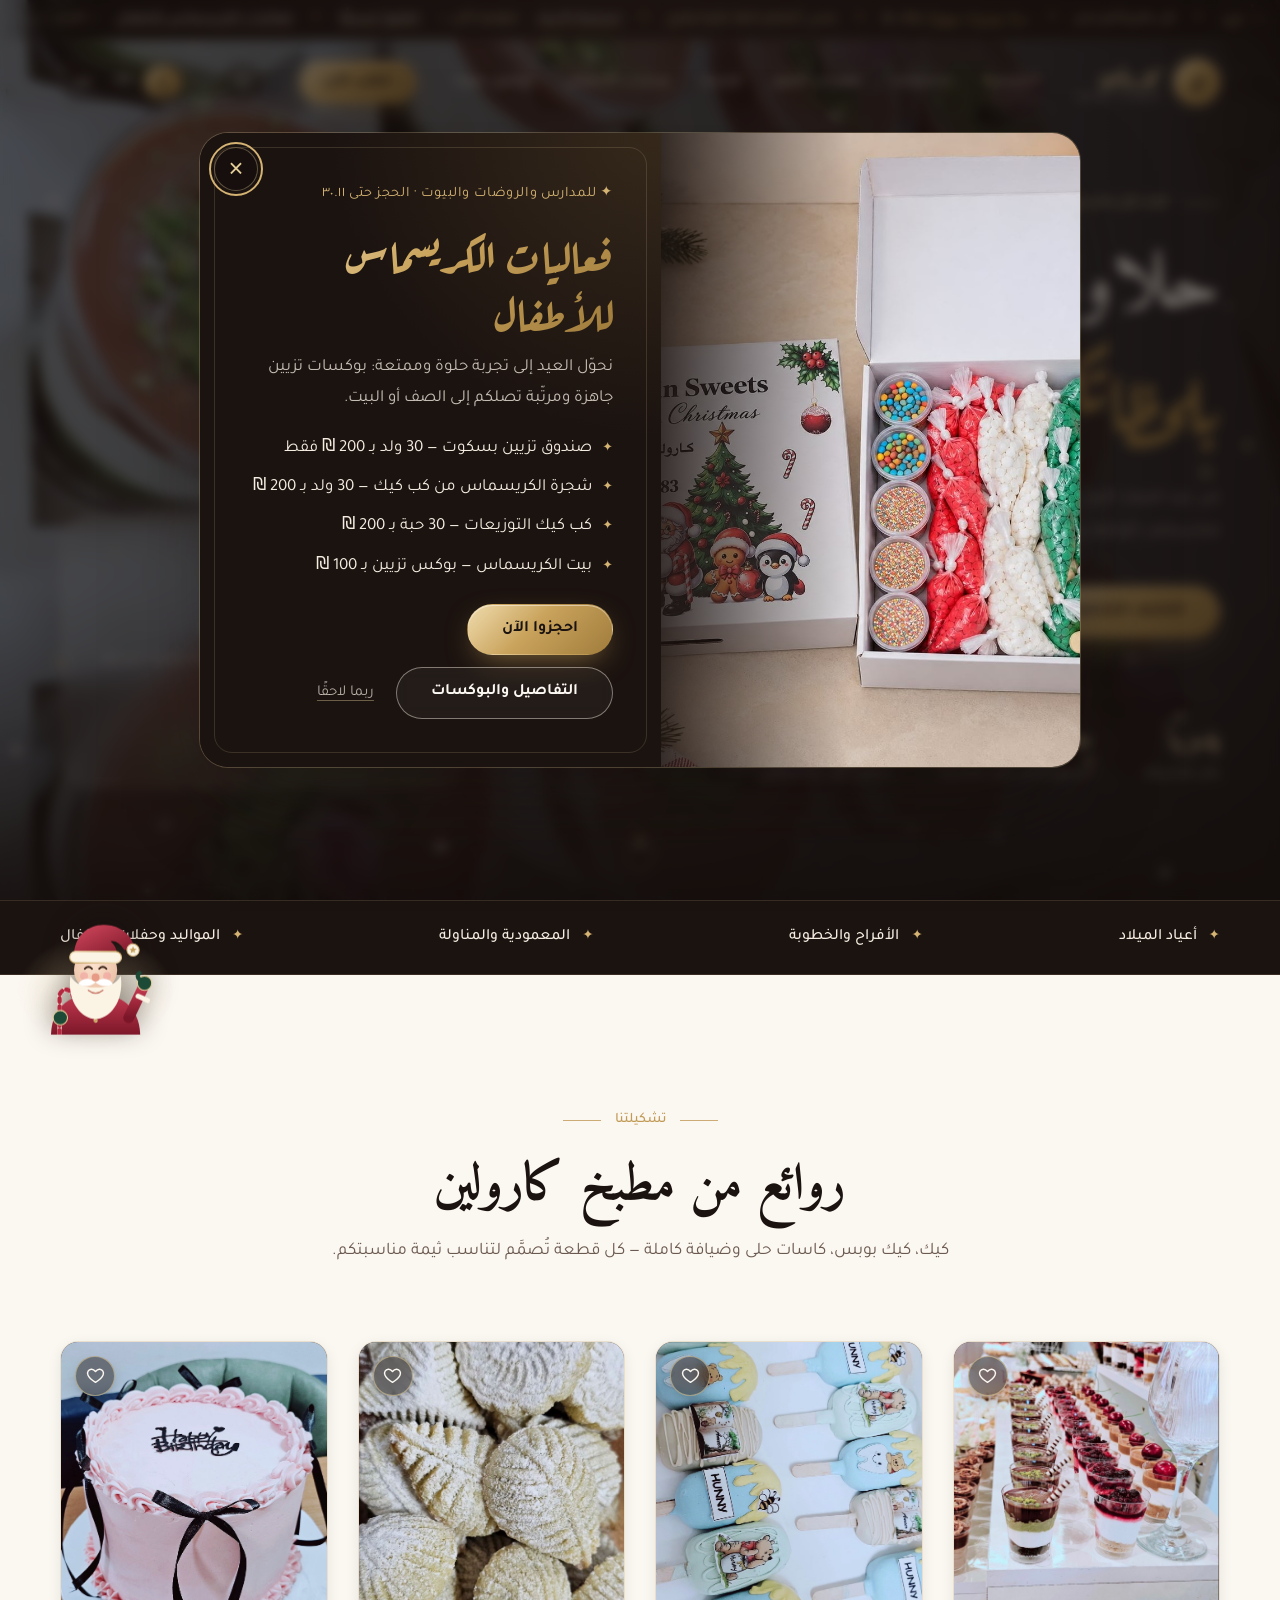
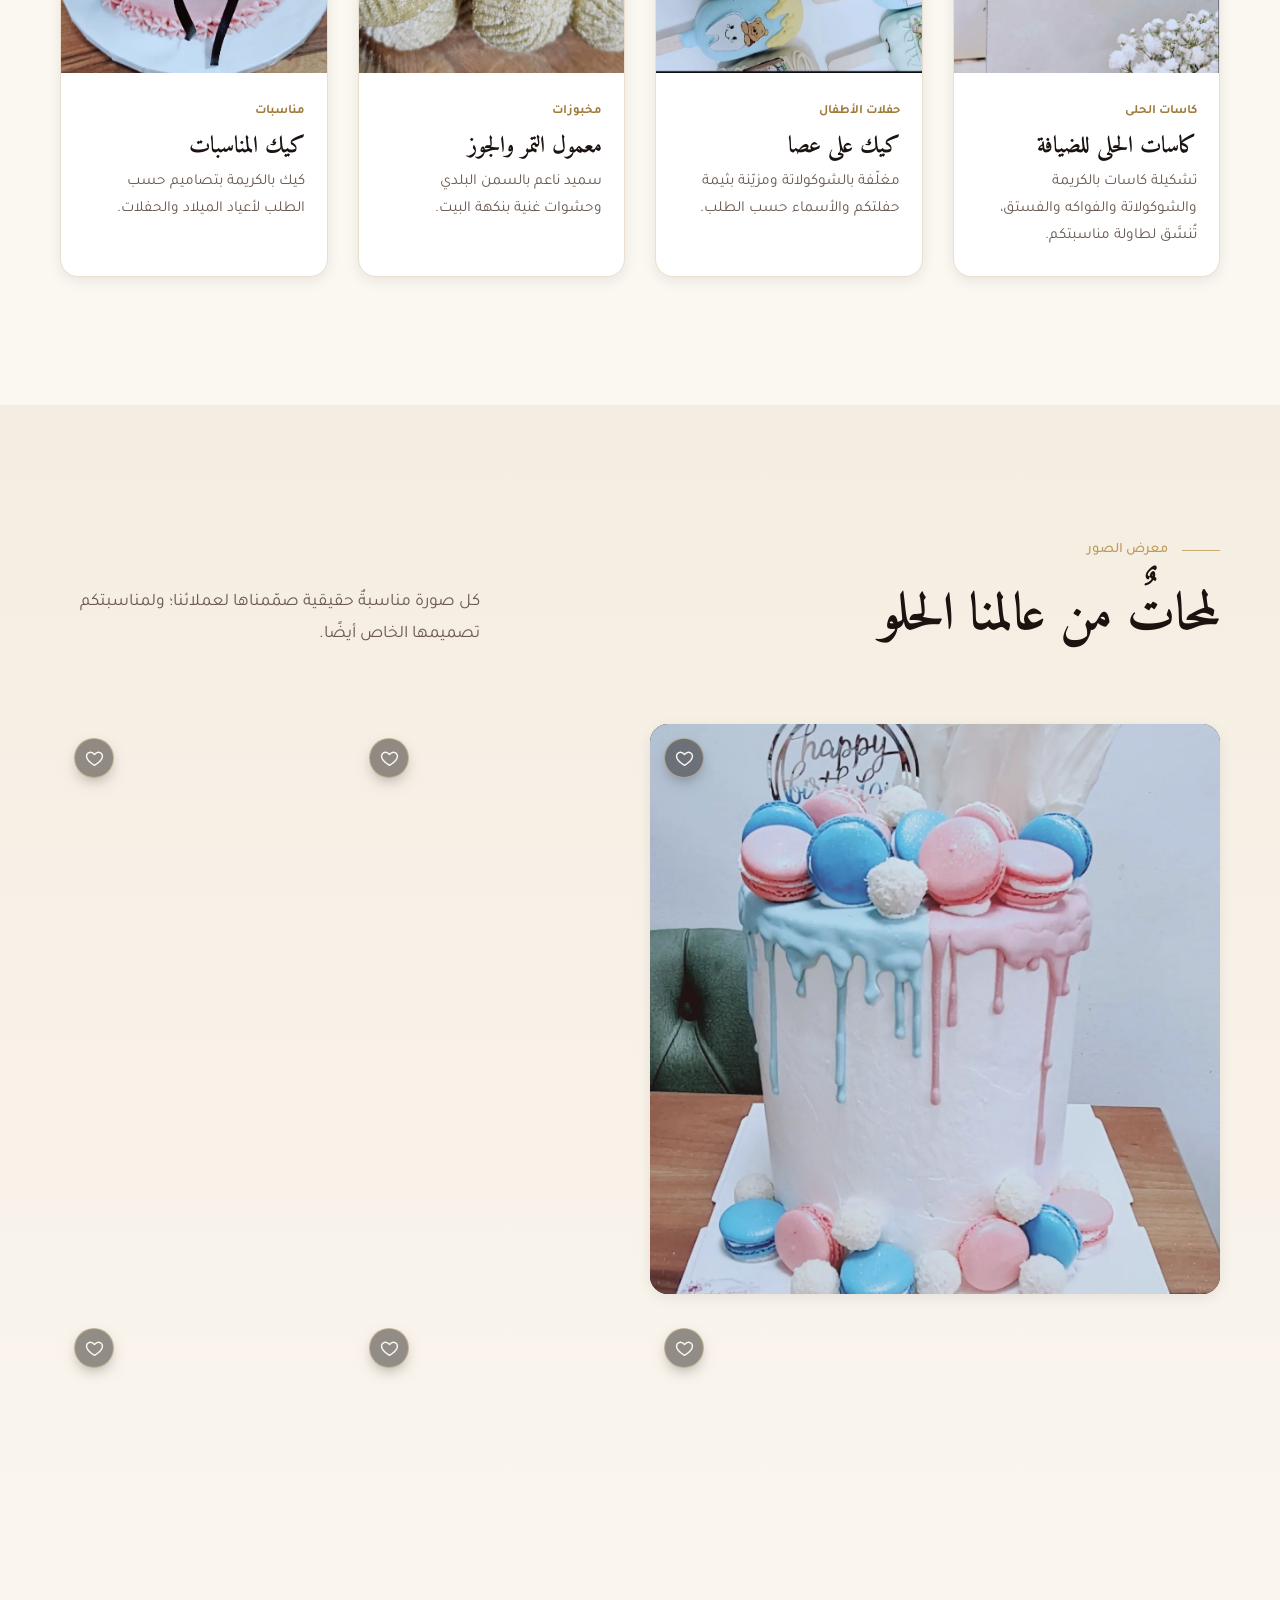
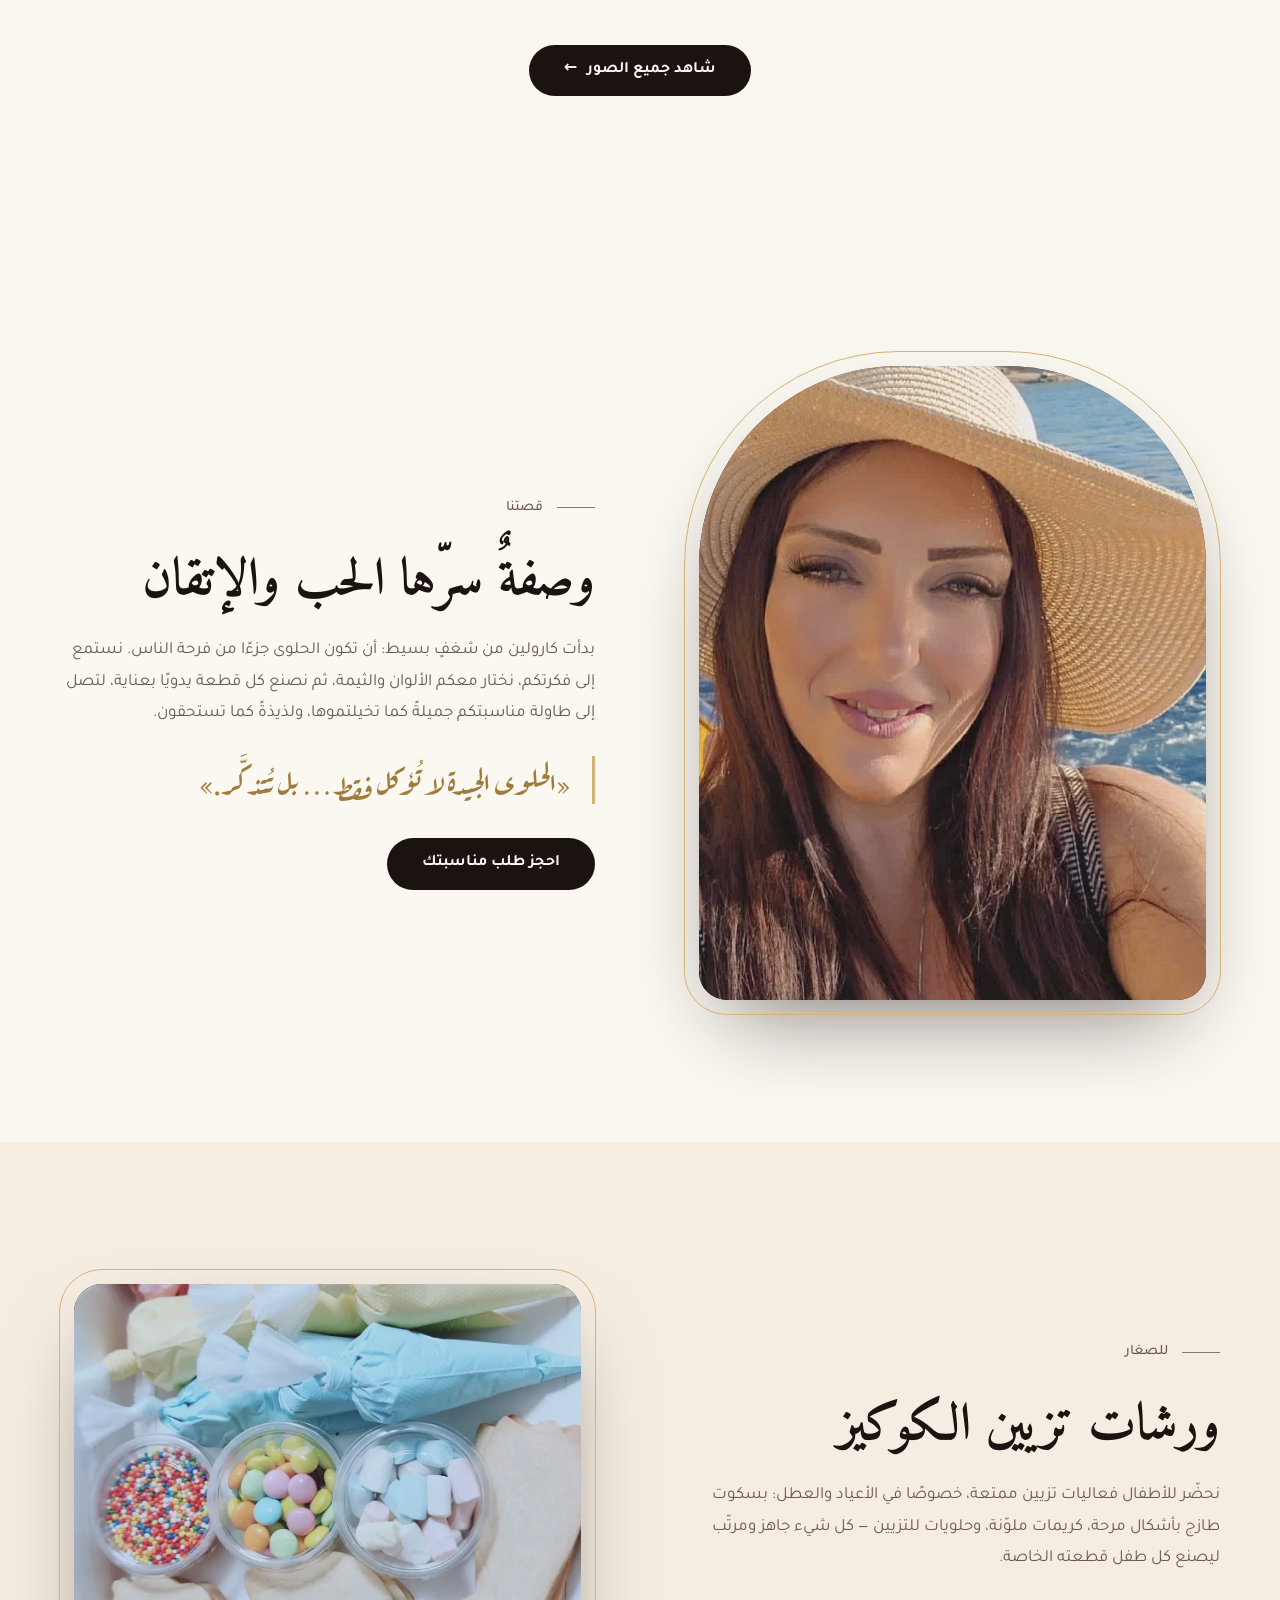
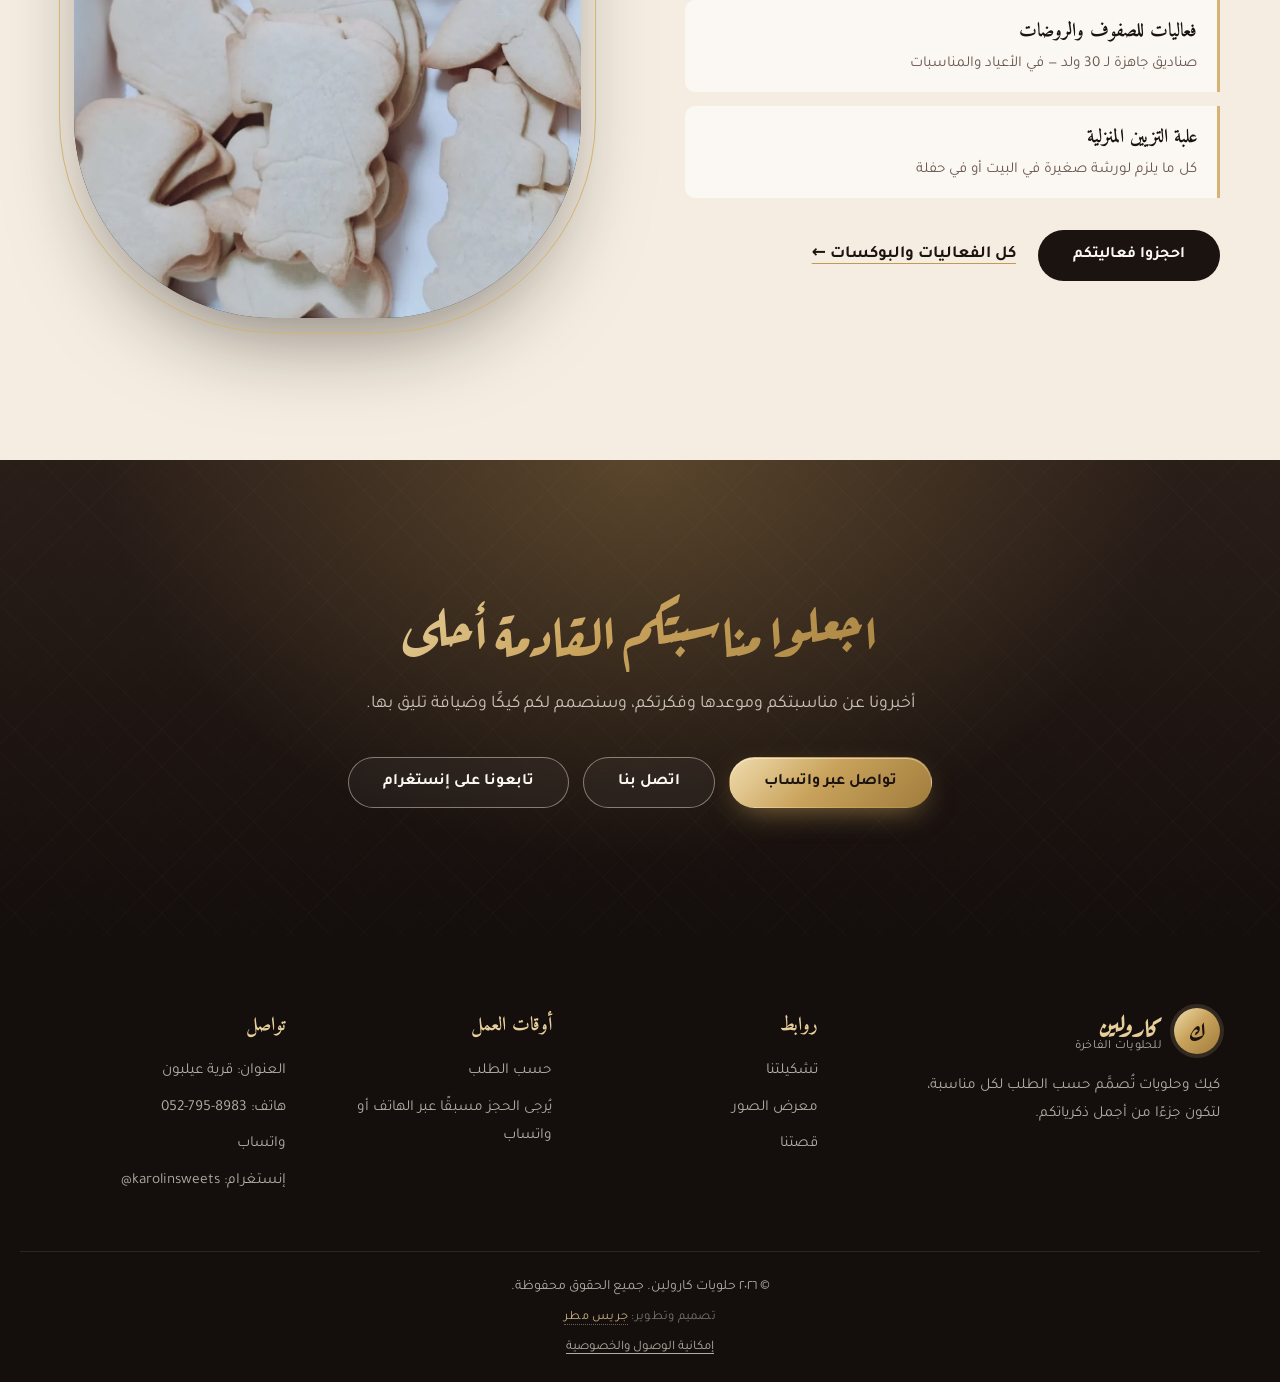
<file: index.html>
<!DOCTYPE html>
<html lang="ar" dir="rtl" class="festive">
<head>
  <meta charset="UTF-8">
  <script>(function(){try{var q=/[?&]lang=(en|he)\b/.exec(location.search);var l=q?q[1]:localStorage.getItem('karolin-lang');if(l==='en'||l==='he'){var d=document.documentElement;d.lang=l;d.dir=l==='en'?'ltr':'rtl';d.classList.add('i18n-pending');setTimeout(function(){d.classList.remove('i18n-pending')},2500);}}catch(e){}})();</script>
  <meta name="viewport" content="width=device-width, initial-scale=1">
  <title>حلويات كارولين | كيك وحلويات لكل مناسبة</title>
  <meta name="description" content="حلويات كارولين — كيك وحلويات فاخرة تُصمَّم حسب الطلب لكل مناسبة: أعياد الميلاد، الأفراح، المعمودية، المواليد وحفلات الأطفال.">
  <meta property="og:type" content="website">
  <meta property="og:site_name" content="حلويات كارولين">
  <meta property="og:locale" content="ar_AR">
  <meta property="og:title" content="حلويات كارولين | كيك وحلويات لكل مناسبة">
  <meta property="og:description" content="حلويات كارولين — كيك وحلويات فاخرة تُصمَّم حسب الطلب لكل مناسبة: أعياد الميلاد، الأفراح، المعمودية، المواليد وحفلات الأطفال.">
  <meta property="og:url" content="https://karolinsweets.com/">
  <meta property="og:image" content="https://karolinsweets.com/images/og-home.jpg">
  <meta property="og:image:width" content="1200">
  <meta property="og:image:height" content="630">
  <meta name="twitter:card" content="summary_large_image">
  <meta name="theme-color" content="#1b1310">

  <link rel="preconnect" href="https://fonts.googleapis.com">
  <link rel="preconnect" href="https://fonts.gstatic.com" crossorigin>
  <link href="https://fonts.googleapis.com/css2?family=Aref+Ruqaa:wght@400;700&family=Amiri:ital,wght@0,400;0,700;1,400&family=Tajawal:wght@300;400;500;700&family=Cormorant+Garamond:ital,wght@0,500;0,600;0,700;1,500&family=Frank+Ruhl+Libre:wght@500;700&family=Heebo:wght@300;400;500;700&display=swap" rel="stylesheet">
  <link rel="stylesheet" href="style.css">
</head>
<body>
  <a class="skip-link" href="#main">تخطٍّ إلى المحتوى</a>

  <!-- ================= شريط تهاني الأعياد ================= -->
  <div class="festive-bar" role="region" aria-label="تهاني الأعياد">
    <div class="festive-bar__track">
      <ul class="festive-bar__group">
        <li><strong>ميلادٌ مجيد</strong></li>
        <li>كل عام وأنتم بخير</li>
        <li><strong>سنة جديدة سعيدة ٢٠٢٧</strong></li>
        <li>عسى أيامكم كلها حلاوة وفرح</li>
        <li><a href="christmas.html">تشكيلة الأعياد</a> متوفرة الآن — <a href="#contact">اطلبوا مسبقًا</a></li>
        <li><a href="workshops.html">فعاليات الكريسماس للأطفال</a> — الحجز حتى ٣٠.١١</li>
      </ul>
      <ul class="festive-bar__group" aria-hidden="true">
        <li><strong>ميلادٌ مجيد</strong></li>
        <li>كل عام وأنتم بخير</li>
        <li><strong>سنة جديدة سعيدة ٢٠٢٧</strong></li>
        <li>عسى أيامكم كلها حلاوة وفرح</li>
        <li><a href="christmas.html" tabindex="-1">تشكيلة الأعياد</a> متوفرة الآن — <a href="#contact" tabindex="-1">اطلبوا مسبقًا</a></li>
        <li><a href="workshops.html" tabindex="-1">فعاليات الكريسماس للأطفال</a> — الحجز حتى ٣٠.١١</li>
      </ul>
    </div>
  </div>

  <!-- ثلج ذهبي متساقط -->
  <canvas class="snow" aria-hidden="true"></canvas>

  <!-- ================= شريط التنقل ================= -->
  <header class="site-header" id="top">
    <div class="container nav">
      <a href="#top" class="brand" aria-label="حلويات كارولين — الصفحة الرئيسية">
        <span class="brand__mark" aria-hidden="true">ك</span>
        <span class="brand__text">
          <span class="brand__name">كارولين</span>
          <span class="brand__tag">للحلويات الفاخرة</span>
        </span>
      </a>

      <input type="checkbox" id="nav-toggle" class="nav__toggle" aria-hidden="true">
      <label for="nav-toggle" class="nav__burger" aria-label="فتح القائمة">
        <span></span><span></span><span></span>
      </label>

      <nav class="nav__menu" aria-label="القائمة الرئيسية">
        <ul class="nav__links">
          <li><a href="#top" class="is-active">الرئيسية</a></li>
          <li><a href="#collection">تشكيلتنا</a></li>
          <li><a href="#gallery">معرض الصور</a></li>
          <li><a href="#story">قصتنا</a></li>
          <li><a href="workshops.html">ورشات الأطفال</a></li>
          <li><a href="#contact">تواصل معنا</a></li>
        </ul>
        <a href="#contact" class="btn btn--gold btn--sm">اطلب الآن</a>
      </nav>
    </div>
  </header>

  <main id="main">

    <!-- ================= القسم الرئيسي (Hero) ================= -->
    <section class="hero" aria-labelledby="hero-title">
      <div class="hero__media" aria-hidden="true">
        <!-- صورة الواجهة الرئيسية -->
        <img src="images/hospitality-cups.jpg" alt="" onerror="this.remove()">
      </div>
      <div class="hero__veil" aria-hidden="true"></div>

      <div class="container hero__inner">
        <div class="hero__content">
          <p class="eyebrow"><span class="eyebrow__line"></span>كيك لكل مناسبة · يُصمَّم خصيصًا لكم</p>
          <h1 id="hero-title" class="hero__title">
            حلاوةٌ تليق
            <span class="hero__title-accent">بلحظاتكم الثمينة</span>
          </h1>
          <p class="hero__lead">
            من عيد الميلاد الأول إلى ليلة العمر، نصمّم في كارولين كيكًا وحلويات تحكي قصة مناسبتكم؛
            بألوانها وثيمتها وتفاصيلها، مصنوعة يدويًا بأجود المكونات.
          </p>
          <div class="hero__actions">
            <a href="#collection" class="btn btn--gold">اكتشف التشكيلة</a>
            <a href="#gallery" class="btn btn--ghost">شاهد المعرض</a>
          </div>

          <ul class="hero__stats">
            <li><strong>يدويًا</strong><span>بكل تفاصيله</span></li>
            <li><strong>حسب الطلب</strong><span>تصميم خاص لكل مناسبة</span></li>
            <li><strong>طازج</strong><span>يُحضَّر ليوم مناسبتكم</span></li>
          </ul>
        </div>

        <aside class="hero__card" aria-label="صنف الموسم">
          <span class="hero__card-badge">صنف الموسم</span>
          <h2 class="hero__card-title">كاسات الشوكولاتة بالفستق</h2>
          <p>طبقات من الكريمة الناعمة، شوكولاتة لامعة، فستق حلبي مطحون، وبرعم ورد جوري.</p>
          <a href="#collection" class="link-arrow">اعرف المزيد <span aria-hidden="true">←</span></a>
        </aside>
      </div>

      <a href="#collection" class="hero__scroll" aria-label="انتقل للأسفل"><span></span></a>
    </section>

    <!-- ================= شريط القيم ================= -->
    <section class="ribbon" aria-label="ما يميزنا">
      <div class="container ribbon__inner">
        <div class="ribbon__item"><span class="ribbon__icon" aria-hidden="true">✦</span>أعياد الميلاد</div>
        <div class="ribbon__item"><span class="ribbon__icon" aria-hidden="true">✦</span>الأفراح والخطوبة</div>
        <div class="ribbon__item"><span class="ribbon__icon" aria-hidden="true">✦</span>المعمودية والمناولة</div>
        <div class="ribbon__item"><span class="ribbon__icon" aria-hidden="true">✦</span>المواليد وحفلات الأطفال</div>
      </div>
    </section>

    <!-- ================= التشكيلة ================= -->
    <section class="section collection" id="collection" aria-labelledby="collection-title">
      <div class="container">
        <header class="section-head">
          <p class="eyebrow eyebrow--center"><span class="eyebrow__line"></span>تشكيلتنا<span class="eyebrow__line"></span></p>
          <h2 id="collection-title" class="section-title">روائع من مطبخ كارولين</h2>
          <p class="section-lead">كيك، كيك بوبس، كاسات حلى وضيافة كاملة — كل قطعة تُصمَّم لتناسب ثيمة مناسبتكم.</p>
        </header>

        <div class="cards">
          <article class="card">
            <figure class="card__media media">
              <img src="images/hospitality-dessert-cups.jpg" alt="كاسات حلى متنوعة على طاولة ضيافة" loading="lazy" onerror="this.parentElement.classList.add('is-empty');this.remove()">
            </figure>
            <div class="card__body">
              <span class="card__kicker">كاسات الحلى</span>
              <h3 class="card__title">كاسات الحلى للضيافة</h3>
              <p>تشكيلة كاسات بالكريمة والشوكولاتة والفواكه والفستق، تُنسَّق لطاولة مناسبتكم.</p>
            </div>
          </article>

          <article class="card">
            <figure class="card__media media">
              <img src="images/kids-cakesicles.jpg" alt="كيك على عصا بتصاميم للأطفال" loading="lazy" onerror="this.parentElement.classList.add('is-empty');this.remove()">
            </figure>
            <div class="card__body">
              <span class="card__kicker">حفلات الأطفال</span>
              <h3 class="card__title">كيك على عصا</h3>
              <p>مغلّفة بالشوكولاتة ومزيّنة بثيمة حفلتكم والأسماء حسب الطلب.</p>
            </div>
          </article>

          <article class="card">
            <figure class="card__media media">
              <img src="images/hospitality-maamoul.jpg" alt="معمول مرشوش بالسكر الناعم" loading="lazy" onerror="this.parentElement.classList.add('is-empty');this.remove()">
            </figure>
            <div class="card__body">
              <span class="card__kicker">مخبوزات</span>
              <h3 class="card__title">معمول التمر والجوز</h3>
              <p>سميد ناعم بالسمن البلدي وحشوات غنية بنكهة البيت.</p>
            </div>
          </article>

          <article class="card">
            <figure class="card__media media">
              <img src="images/birthday-pink-bows.jpg" alt="كيكة عيد ميلاد وردية بشرائط سوداء" loading="lazy" onerror="this.parentElement.classList.add('is-empty');this.remove()">
            </figure>
            <div class="card__body">
              <span class="card__kicker">مناسبات</span>
              <h3 class="card__title">كيك المناسبات</h3>
              <p>كيك بالكريمة بتصاميم حسب الطلب لأعياد الميلاد والحفلات.</p>
            </div>
          </article>
        </div>
      </div>
    </section>

    <!-- ================= معرض الصور ================= -->
    <section class="section gallery-section" id="gallery" aria-labelledby="gallery-title">
      <div class="container">
        <header class="section-head section-head--split">
          <div>
            <p class="eyebrow"><span class="eyebrow__line"></span>معرض الصور</p>
            <h2 id="gallery-title" class="section-title">لمحاتٌ من عالمنا الحلو</h2>
          </div>
          <p class="section-lead">كل صورة مناسبةٌ حقيقية صمّمناها لعملائنا؛ ولمناسبتكم تصميمها الخاص أيضًا.</p>
        </header>

        <div class="gallery">
          <figure class="gallery__item gallery__item--feature media">
            <img src="images/birthday-macarons.jpg" alt="كيكة عيد ميلاد بالماكرون الوردي والأزرق" loading="lazy" onerror="this.parentElement.classList.add('is-empty');this.remove()">
            <figcaption>كيك أعياد الميلاد</figcaption>
          </figure>
          <figure class="gallery__item gallery__item--tall media">
            <img src="images/hospitality-dessert-table.jpg" alt="طاولة ضيافة حلويات في قاعة أفراح" loading="lazy" onerror="this.parentElement.classList.add('is-empty');this.remove()">
            <figcaption>طاولات الضيافة</figcaption>
          </figure>
          <figure class="gallery__item gallery__item--tall media">
            <img src="images/birthday-unicorn.jpg" alt="كيكة اليونيكورن بألوان الباستيل" loading="lazy" onerror="this.parentElement.classList.add('is-empty');this.remove()">
            <figcaption>كيكة اليونيكورن</figcaption>
          </figure>
          <figure class="gallery__item gallery__item--wide media">
            <img src="images/hospitality-petit-fours.jpg" alt="صواني حلويات صغيرة متنوعة" loading="lazy" onerror="this.parentElement.classList.add('is-empty');this.remove()">
            <figcaption>حلويات الضيافة</figcaption>
          </figure>
          <figure class="gallery__item media">
            <img src="images/wedding-bride-veil.jpg" alt="كيكة العروس بالطرحة" loading="lazy" onerror="this.parentElement.classList.add('is-empty');this.remove()">
            <figcaption>كيك العروس</figcaption>
          </figure>
          <figure class="gallery__item media">
            <img src="images/baptism-cakepops.jpg" alt="كيك بوبس أبيض بزينة ذهبية للمعمودية" loading="lazy" onerror="this.parentElement.classList.add('is-empty');this.remove()">
            <figcaption>كيك بوبس للمعمودية</figcaption>
          </figure>
        </div>

        <div class="gallery__more">
          <a href="gallery.html" class="btn btn--dark">شاهد جميع الصور <span aria-hidden="true">←</span></a>
        </div>
      </div>
    </section>

    <!-- ================= قصتنا ================= -->
    <section class="section story" id="story" aria-labelledby="story-title">
      <div class="container story__inner">
        <figure class="story__media media">
          <img src="images/story.jpg" alt="كارولين، صاحبة حلويات كارولين" style="object-position: 50% 35%" loading="lazy" onerror="if(!this.dataset.fb){this.dataset.fb='1';this.src='images/birthday-teddy-first.jpg'}else{this.parentElement.classList.add('is-empty');this.remove()}">
        </figure>
        <div class="story__content">
          <p class="eyebrow"><span class="eyebrow__line"></span>قصتنا</p>
          <h2 id="story-title" class="section-title">وصفةٌ سرّها الحب والإتقان</h2>
          <p>
            بدأت كارولين من شغفٍ بسيط: أن تكون الحلوى جزءًا من فرحة الناس. نستمع إلى فكرتكم،
            نختار معكم الألوان والثيمة، ثم نصنع كل قطعة يدويًا بعناية، لتصل إلى طاولة مناسبتكم
            جميلةً كما تخيلتموها، ولذيذةً كما تستحقون.
          </p>
          <blockquote class="story__quote">«الحلوى الجيدة لا تُؤكل فقط… بل تُتذكَّر.»</blockquote>
          <a href="#contact" class="btn btn--dark">احجز طلب مناسبتك</a>
        </div>
      </div>
    </section>

    <!-- ================= ورشات الأطفال ================= -->
    <section class="section workshop" id="workshops" aria-labelledby="workshop-title">
      <div class="container story__inner">
        <div class="story__content">
          <p class="eyebrow"><span class="eyebrow__line"></span>للصغار</p>
          <h2 id="workshop-title" class="section-title">ورشات تزيين الكوكيز</h2>
          <p>
            نحضّر للأطفال فعاليات تزيين ممتعة، خصوصًا في الأعياد والعطل: بسكوت طازج بأشكال
            مرحة، كريمات ملوّنة، وحلويات للتزيين — كل شيء جاهز ومرتّب ليصنع كل طفل قطعته الخاصة.
          </p>
          <ul class="workshop__list">
            <li><strong>فعاليات للصفوف والروضات</strong><span>صناديق جاهزة لـ 30 ولد — في الأعياد والمناسبات</span></li>
            <li><strong>علبة التزيين المنزلية</strong><span>كل ما يلزم لورشة صغيرة في البيت أو في حفلة</span></li>
          </ul>
          <a href="https://wa.me/972527958983?text=%D9%85%D8%B1%D8%AD%D8%A8%D9%8B%D8%A7%20%D9%83%D8%A7%D8%B1%D9%88%D9%84%D9%8A%D9%86%D8%8C%20%D8%A3%D9%88%D8%AF%D9%91%20%D8%AD%D8%AC%D8%B2%20%D9%85%D9%83%D8%A7%D9%86%20%D9%81%D9%8A%20%D9%88%D8%B1%D8%B4%D8%A9%20%D8%AA%D8%B2%D9%8A%D9%8A%D9%86%20%D8%A7%D9%84%D9%83%D9%88%D9%83%D9%8A%D8%B2%20%D9%84%D9%84%D8%A3%D8%B7%D9%81%D8%A7%D9%84" class="btn btn--dark" target="_blank" rel="noopener">احجزوا فعاليتكم</a>
          <a href="workshops.html" class="workshop__more">كل الفعاليات والبوكسات ←</a>
        </div>
        <figure class="story__media media">
          <img src="images/kids-cookie-kit-2.jpg" alt="علبة تزيين كوكيز للأطفال مع كريمات ملونة وحلويات" loading="lazy" onerror="this.parentElement.classList.add('is-empty');this.remove()">
        </figure>
      </div>
    </section>

    <!-- ================= دعوة للطلب ================= -->
    <section class="cta" id="contact" aria-labelledby="cta-title">
      <div class="container cta__inner">
        <h2 id="cta-title" class="cta__title">اجعلوا مناسبتكم القادمة أحلى</h2>
        <p>أخبرونا عن مناسبتكم وموعدها وفكرتكم، وسنصمم لكم كيكًا وضيافة تليق بها.</p>
        <div class="cta__actions">
          <a href="https://wa.me/972527958983?text=%D9%85%D8%B1%D8%AD%D8%A8%D9%8B%D8%A7%20%D9%83%D8%A7%D8%B1%D9%88%D9%84%D9%8A%D9%86%D8%8C%20%D8%A3%D9%88%D8%AF%D9%91%20%D8%A7%D9%84%D8%A7%D8%B3%D8%AA%D9%81%D8%B3%D8%A7%D8%B1%20%D8%B9%D9%86%20%D8%B7%D9%84%D8%A8%20%D9%84%D9%85%D9%86%D8%A7%D8%B3%D8%A8%D8%A9" class="btn btn--gold" target="_blank" rel="noopener">تواصل عبر واتساب</a>
          <a href="tel:+972527958983" class="btn btn--ghost">اتصل بنا</a>
          <a href="https://www.instagram.com/karolinsweets/" class="btn btn--ghost" target="_blank" rel="noopener">تابعونا على إنستغرام</a>
        </div>
      </div>
    </section>

  </main>

  <!-- ================= التذييل ================= -->
  <footer class="site-footer">
    <div class="container footer__grid">
      <div class="footer__brand">
        <a href="#top" class="brand">
          <span class="brand__mark" aria-hidden="true">ك</span>
          <span class="brand__text">
            <span class="brand__name">كارولين</span>
            <span class="brand__tag">للحلويات الفاخرة</span>
          </span>
        </a>
        <p>كيك وحلويات تُصمَّم حسب الطلب لكل مناسبة، لتكون جزءًا من أجمل ذكرياتكم.</p>
      </div>
      <div>
        <h3 class="footer__title">روابط</h3>
        <ul class="footer__list">
          <li><a href="#collection">تشكيلتنا</a></li>
          <li><a href="#gallery">معرض الصور</a></li>
          <li><a href="#story">قصتنا</a></li>
        </ul>
      </div>
      <div>
        <h3 class="footer__title">أوقات العمل</h3>
        <ul class="footer__list">
          <li>حسب الطلب</li>
          <li>يُرجى الحجز مسبقًا عبر الهاتف أو واتساب</li>
        </ul>
      </div>
      <div>
        <h3 class="footer__title">تواصل</h3>
        <ul class="footer__list">
          <li>العنوان: قرية عيلبون</li>
          <li>هاتف: <a href="tel:+972527958983" dir="ltr">052-795-8983</a></li>
          <li><a href="https://wa.me/972527958983?text=%D9%85%D8%B1%D8%AD%D8%A8%D9%8B%D8%A7%20%D9%83%D8%A7%D8%B1%D9%88%D9%84%D9%8A%D9%86%D8%8C%20%D8%A3%D9%88%D8%AF%D9%91%20%D8%A7%D9%84%D8%A7%D8%B3%D8%AA%D9%81%D8%B3%D8%A7%D8%B1%20%D8%B9%D9%86%20%D8%B7%D9%84%D8%A8%20%D9%84%D9%85%D9%86%D8%A7%D8%B3%D8%A8%D8%A9" target="_blank" rel="noopener">واتساب</a></li>
          <li>إنستغرام: <a href="https://www.instagram.com/karolinsweets/" target="_blank" rel="noopener" dir="ltr">@karolinsweets</a></li>
        </ul>
      </div>
    </div>
    <div class="container footer__bottom">
      <p>© ٢٠٢٦ حلويات كارولين. جميع الحقوق محفوظة.</p>
      <p class="footer__credit">تصميم وتطوير: <a href="https://wa.me/972526802717?text=%D9%85%D8%B1%D8%AD%D8%A8%D9%8B%D8%A7%20%D8%AC%D8%B1%D9%8A%D8%B3%D8%8C%20%D8%B4%D9%81%D8%AA%20%D9%85%D9%88%D9%82%D8%B9%20%D8%AD%D9%84%D9%88%D9%8A%D8%A7%D8%AA%20%D9%83%D8%A7%D8%B1%D9%88%D9%84%D9%8A%D9%86%20%D9%88%D8%A8%D8%AF%D9%8A%20%D8%A3%D8%B3%D8%AA%D9%81%D8%B3%D8%B1%20%D8%B9%D9%86%20%D8%AA%D8%B5%D9%85%D9%8A%D9%85%20%D9%85%D9%88%D9%82%D8%B9%20%F0%9F%99%82" target="_blank" rel="noopener">جريس مطر</a></p>
      <p class="footer__legal"><a href="accessibility.html">إمكانية الوصول والخصوصية</a></p>
    </div>
  </footer>

  <script>
    // تغيير مظهر شريط التنقل عند التمرير + إغلاق القائمة عند اختيار رابط
    (function () {
      var header = document.querySelector('.site-header');
      var toggle = document.getElementById('nav-toggle');
      function onScroll() { header.classList.toggle('is-scrolled', window.scrollY > 40); }
      window.addEventListener('scroll', onScroll, { passive: true });
      onScroll();
      document.querySelectorAll('.nav__menu a').forEach(function (a) {
        a.addEventListener('click', function () { toggle.checked = false; });
      });
    })();
  </script>
  <!-- ================= نافذة تشكيلة الأعياد ================= -->
  <dialog class="promo" id="season-promo" aria-labelledby="promo-title">
    <button type="button" class="promo__close" data-promo-close aria-label="إغلاق">×</button>
    <div class="promo__grid">
      <figure class="promo__media media">
        <img src="images/kids-kit-cookie-box.jpg" alt="صندوق فعالية تزيين بسكوت الكريسماس" onerror="this.parentElement.classList.add('is-empty');this.remove()">
      </figure>
      <div class="promo__body">
        <p class="promo__eyebrow">✦ للمدارس والروضات والبيوت · الحجز حتى ٣٠.١١</p>
        <h2 class="promo__title" id="promo-title">فعاليات الكريسماس للأطفال</h2>
        <p class="promo__text">نحوّل العيد إلى تجربة حلوة وممتعة: بوكسات تزيين جاهزة ومرتّبة تصلكم إلى الصف أو البيت.</p>
        <ul class="promo__list">
          <li>صندوق تزيين بسكوت — 30 ولد بـ 200 ₪ فقط</li>
          <li>شجرة الكريسماس من كب كيك — 30 ولد بـ 200 ₪</li>
          <li>كب كيك التوزيعات — 30 حبة بـ 200 ₪</li>
          <li>بيت الكريسماس — بوكس تزيين بـ 100 ₪</li>
        </ul>
        <div class="promo__actions">
          <a href="https://wa.me/972527958983?text=%D9%85%D8%B1%D8%AD%D8%A8%D9%8B%D8%A7%20%D9%83%D8%A7%D8%B1%D9%88%D9%84%D9%8A%D9%86%D8%8C%20%D8%A3%D9%88%D8%AF%D9%91%20%D8%AD%D8%AC%D8%B2%20%D9%81%D8%B9%D8%A7%D9%84%D9%8A%D8%A9%20%D9%83%D8%B1%D9%8A%D8%B3%D9%85%D8%A7%D8%B3%20%D9%84%D9%84%D8%A3%D8%B7%D9%81%D8%A7%D9%84.%20%D8%A7%D9%84%D9%85%D9%83%D8%A7%D9%86%20%28%D9%85%D8%AF%D8%B1%D8%B3%D8%A9/%D8%B1%D9%88%D8%B6%D8%A9/%D8%A8%D9%8A%D8%AA%29%3A%20%D8%8C%20%D8%B9%D8%AF%D8%AF%20%D8%A7%D9%84%D8%A3%D8%B7%D9%81%D8%A7%D9%84%3A%20" class="btn btn--gold" target="_blank" rel="noopener" data-promo-order>احجزوا الآن</a>
          <a href="workshops.html" class="btn btn--ghost" data-promo-order>التفاصيل والبوكسات</a>
          <button type="button" class="promo__later" data-promo-close>ربما لاحقًا</button>
        </div>
      </div>
    </div>
  </dialog>


  <!-- سانتا يطلّ من أسفل الشاشة -->
  <div class="santa-peek" aria-hidden="true">
    <div class="santa-peek__bob">
  <svg viewBox="0 0 160 170" xmlns="http://www.w3.org/2000/svg" aria-hidden="true" focusable="false">
    <defs>
      <linearGradient id="spcoat" x1="0" y1="0" x2="0" y2="1"><stop offset="0" stop-color="#c53a50"/><stop offset="1" stop-color="#7a1628"/></linearGradient>
      <linearGradient id="sphat" x1="0" y1="0" x2="1" y2="1"><stop offset="0" stop-color="#d4495e"/><stop offset="1" stop-color="#7a1628"/></linearGradient>
      <linearGradient id="spgold" x1="0" y1="0" x2="1" y2="1"><stop offset="0" stop-color="#f0dcae"/><stop offset=".5" stop-color="#c19a55"/><stop offset="1" stop-color="#f0dcae"/></linearGradient>
      <radialGradient id="spskin" cx=".45" cy=".4" r=".6"><stop offset="0" stop-color="#fbe2cf"/><stop offset="1" stop-color="#ecc2a6"/></radialGradient>
    </defs>
    <path d="M18 172 C18 130 48 112 80 112 C112 112 142 130 142 172 Z" fill="url(#spcoat)"/>
    <path d="M80 112 V172" stroke="url(#spgold)" stroke-width="2"/>
    <circle cx="80" cy="132" r="3" fill="url(#spgold)"/><circle cx="80" cy="150" r="3" fill="url(#spgold)"/>
    <g class="santa__cane">
      <path d="M30 168 V116 a9 9 0 0 1 18 0" fill="none" stroke="#fbf3e4" stroke-width="6" stroke-linecap="round"/>
      <path d="M30 168 V116 a9 9 0 0 1 18 0" fill="none" stroke="#b3283f" stroke-width="6" stroke-linecap="round" stroke-dasharray="5 6"/>
      <circle cx="31" cy="146" r="10" fill="#1d4a36" stroke="#e6cf9a" stroke-width="1.5"/>
    </g>
    <g class="santa__arm">
      <path d="M126 146 L146 104" stroke="url(#spcoat)" stroke-width="15" stroke-linecap="round" fill="none"/>
      <path d="M139 116 l13 6" stroke="#fbf3e4" stroke-width="7" stroke-linecap="round"/>
      <circle cx="148" cy="98" r="10" fill="#1d4a36" stroke="#e6cf9a" stroke-width="1.5"/>
      <path d="M141 93 q-5 -6 0 -9" stroke="#1d4a36" stroke-width="6" stroke-linecap="round" fill="none"/>
    </g>
    <circle cx="80" cy="80" r="30" fill="url(#spskin)"/>
    <path d="M45 88 C40 126 62 148 80 148 C98 148 120 126 115 88 C108 100 96 104 80 104 C64 104 52 100 45 88 Z" fill="#fbf3e4"/>
    <circle cx="64" cy="88" r="5.5" fill="#f19a9a" opacity=".55"/><circle cx="96" cy="88" r="5.5" fill="#f19a9a" opacity=".55"/>
    <path d="M65 78 q5 -5 10 0 M85 78 q5 -5 10 0" stroke="#3a2418" stroke-width="2.6" stroke-linecap="round" fill="none"/>
    <path d="M80 97 c-6 -7 -19 -7 -24 2 c7 5 18 4 24 -2 c6 6 17 7 24 2 c-5 -9 -18 -9 -24 -2z" fill="#fff"/>
    <circle cx="80" cy="90" r="5.5" fill="#e79a86"/>
    <path d="M70 108 q10 8 20 0" stroke="#c97a6a" stroke-width="2" stroke-linecap="round" fill="none"/>
    <g class="santa__hat">
      <path d="M50 60 C50 30 74 12 102 18 C120 22 130 34 134 48 L120 52 C114 42 106 38 101 40 C108 46 110 54 110 60 Z" fill="url(#sphat)"/>
      <rect x="44" y="54" width="72" height="16" rx="8" fill="#fbf3e4" stroke="url(#spgold)" stroke-width="1.6"/>
      <circle cx="132" cy="52" r="8.5" fill="#fbf3e4" stroke="url(#spgold)" stroke-width="1.4"/>
      <path d="M132 46.5 l1.6 3.4 3.7.4-2.8 2.5.8 3.6-3.3-1.9-3.3 1.9.8-3.6-2.8-2.5 3.7-.4z" fill="url(#spgold)"/>
    </g>
  </svg>
    </div>
  </div>
  <script src="festive.js" defer></script>
  <script src="i18n-dict.js"></script>
  <script src="i18n.js"></script>
  <script src="order.js"></script>
  <script src="wishlist.js"></script>
</body>
</html>
</file>
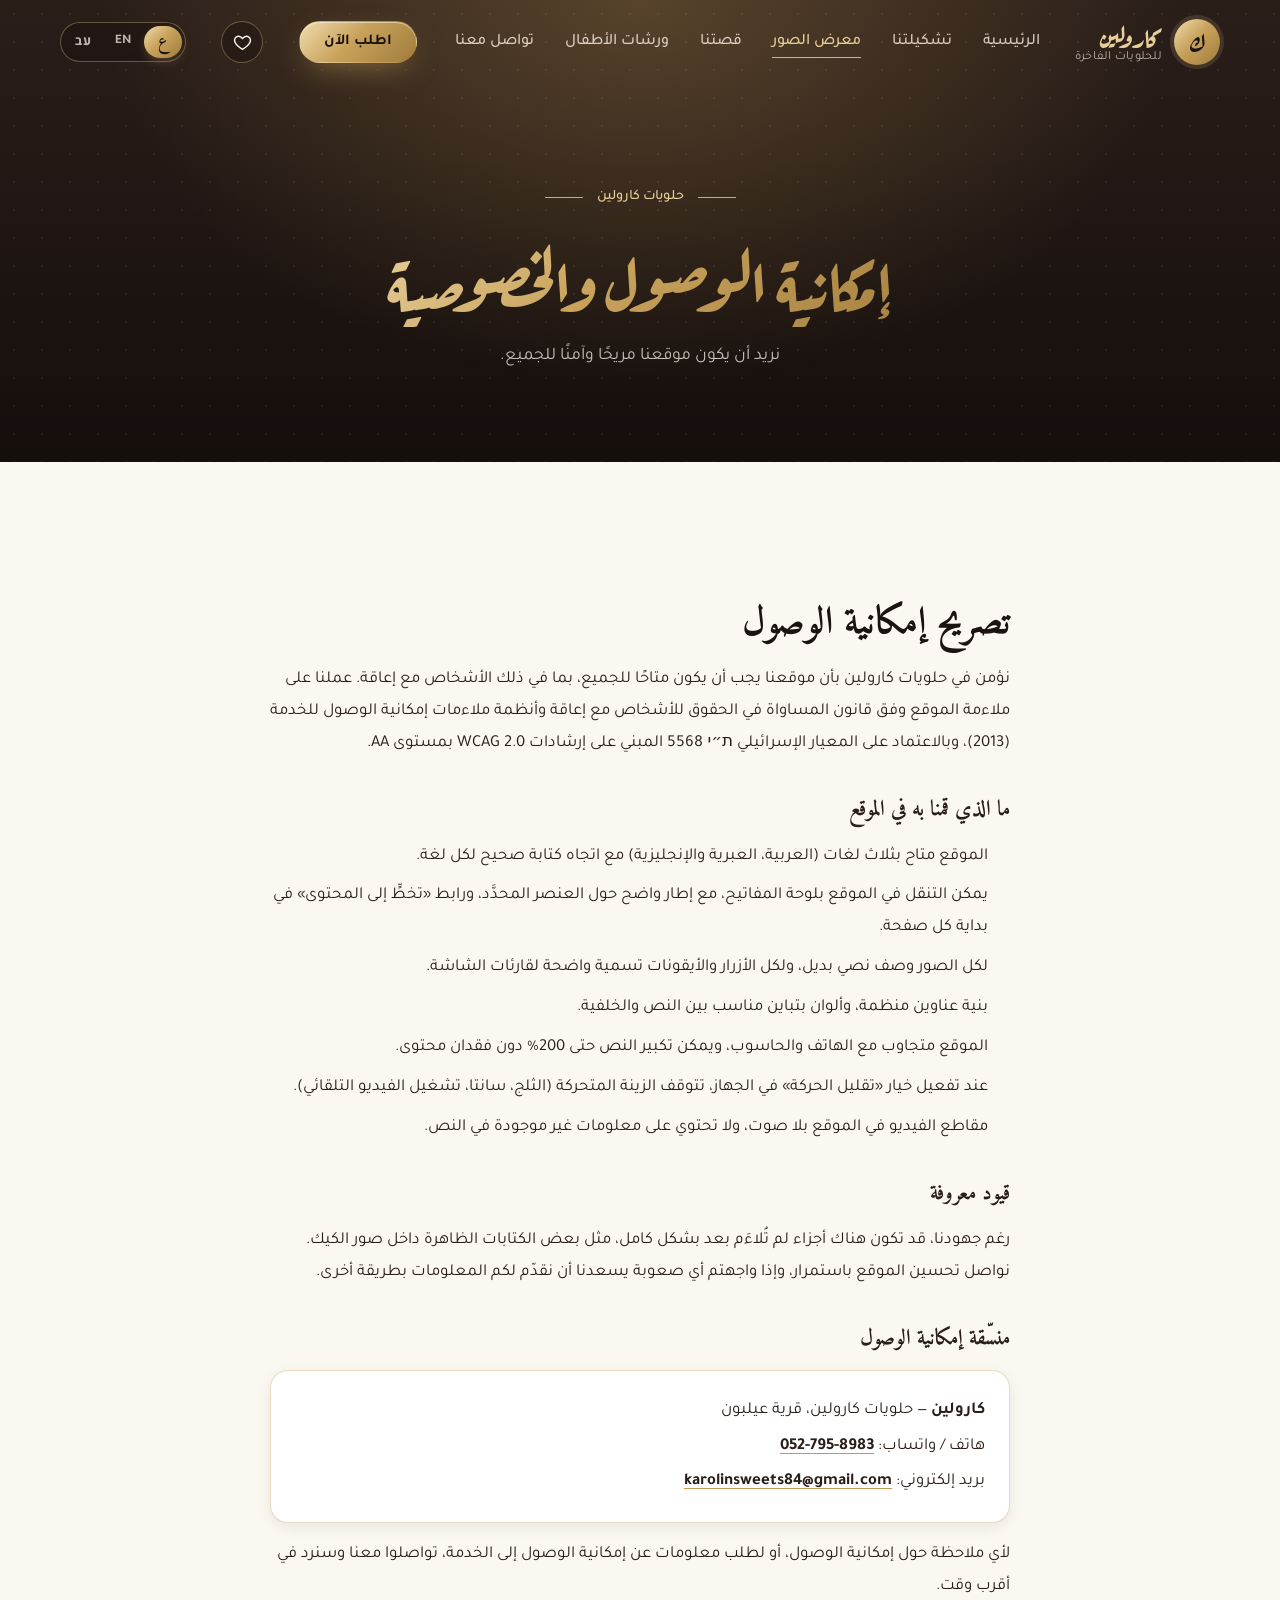
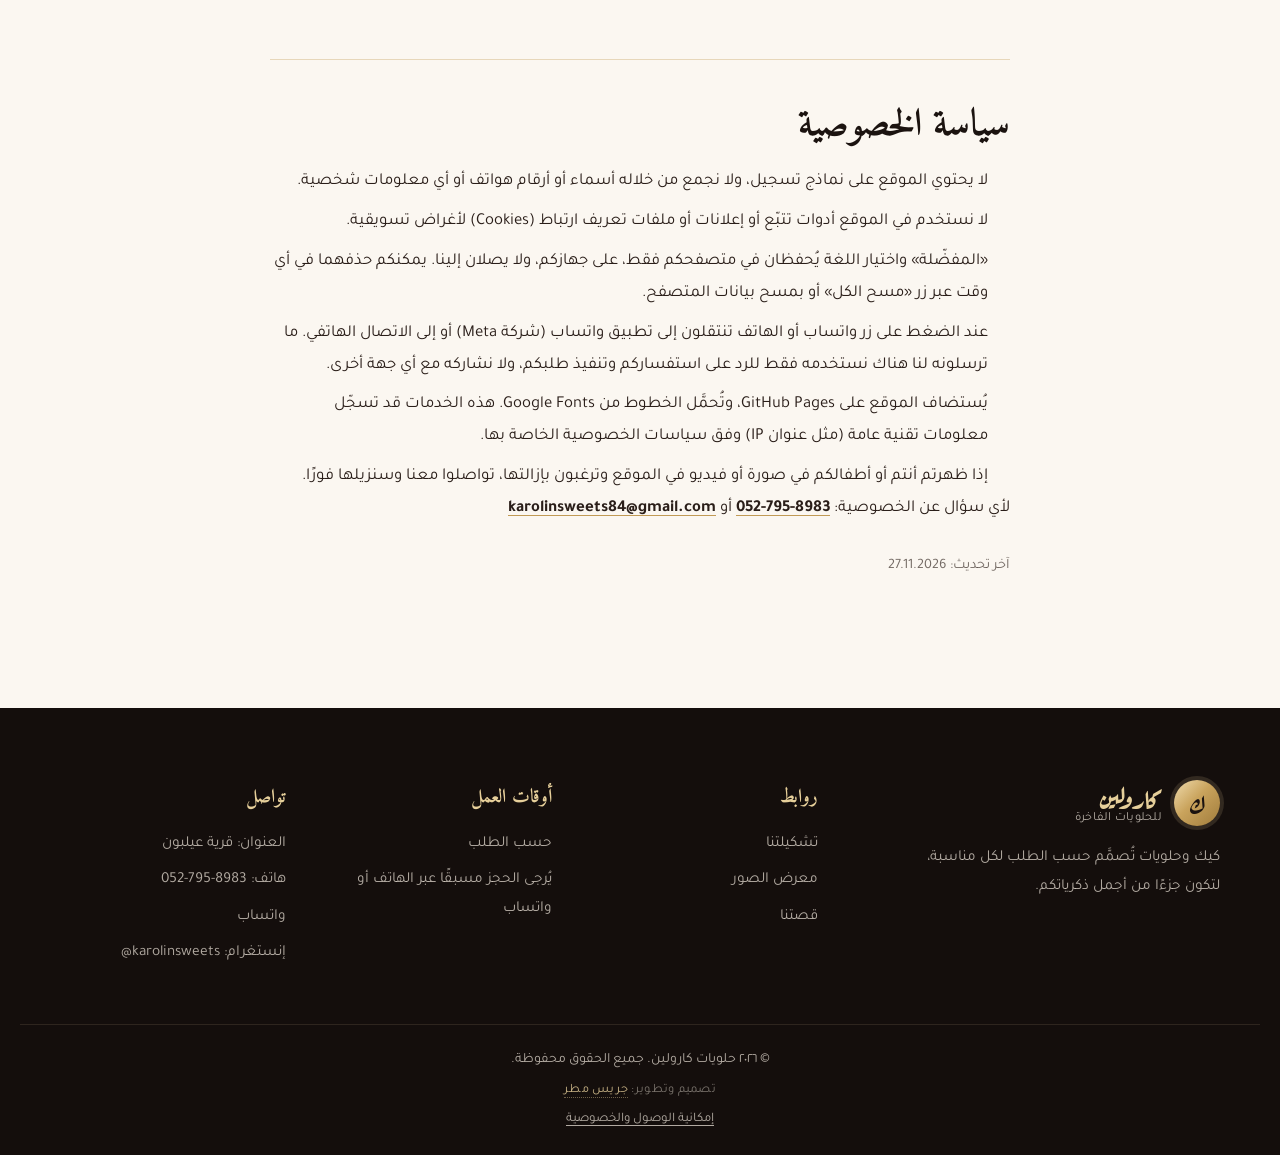
<file: accessibility.html>
<!DOCTYPE html>
<html lang="ar" dir="rtl">
<head>
  <meta charset="UTF-8">
  <script>(function(){try{var q=/[?&]lang=(en|he)\b/.exec(location.search);var l=q?q[1]:localStorage.getItem('karolin-lang');if(l==='en'||l==='he'){var d=document.documentElement;d.lang=l;d.dir=l==='en'?'ltr':'rtl';d.classList.add('i18n-pending');setTimeout(function(){d.classList.remove('i18n-pending')},2500);}}catch(e){}})();</script>
  <meta name="viewport" content="width=device-width, initial-scale=1">
  <title>إمكانية الوصول والخصوصية | حلويات كارولين</title>
  <meta name="description" content="تصريح إمكانية الوصول وسياسة الخصوصية لموقع حلويات كارولين — منسّقة إمكانية الوصول: كارولين، 052-795-8983.">
  <meta property="og:type" content="website">
  <meta property="og:site_name" content="حلويات كارولين">
  <meta property="og:locale" content="ar_AR">
  <meta property="og:title" content="إمكانية الوصول والخصوصية | حلويات كارولين">
  <meta property="og:description" content="تصريح إمكانية الوصول وسياسة الخصوصية لموقع حلويات كارولين — منسّقة إمكانية الوصول: كارولين، 052-795-8983.">
  <meta property="og:url" content="https://karolinsweets.com/accessibility.html">
  <meta property="og:image" content="https://karolinsweets.com/images/og-home.jpg">
  <meta property="og:image:width" content="1200">
  <meta property="og:image:height" content="630">
  <meta name="twitter:card" content="summary_large_image">
  <meta name="theme-color" content="#1b1310">

  <link rel="preconnect" href="https://fonts.googleapis.com">
  <link rel="preconnect" href="https://fonts.gstatic.com" crossorigin>
  <link href="https://fonts.googleapis.com/css2?family=Aref+Ruqaa:wght@400;700&family=Amiri:ital,wght@0,400;0,700;1,400&family=Tajawal:wght@300;400;500;700&family=Cormorant+Garamond:ital,wght@0,500;0,600;0,700;1,500&family=Frank+Ruhl+Libre:wght@500;700&family=Heebo:wght@300;400;500;700&display=swap" rel="stylesheet">
  <link rel="stylesheet" href="style.css">
</head>
<body class="page-legal">
  <a class="skip-link" href="#main">تخطٍّ إلى المحتوى</a>

  <!-- ================= شريط التنقل ================= -->
  <header class="site-header" id="top">
    <div class="container nav">
      <a href="index.html#top" class="brand" aria-label="حلويات كارولين — الصفحة الرئيسية">
        <span class="brand__mark" aria-hidden="true">ك</span>
        <span class="brand__text">
          <span class="brand__name">كارولين</span>
          <span class="brand__tag">للحلويات الفاخرة</span>
        </span>
      </a>

      <input type="checkbox" id="nav-toggle" class="nav__toggle" aria-hidden="true">
      <label for="nav-toggle" class="nav__burger" aria-label="فتح القائمة">
        <span></span><span></span><span></span>
      </label>

      <nav class="nav__menu" aria-label="القائمة الرئيسية">
        <ul class="nav__links">
          <li><a href="index.html#top">الرئيسية</a></li>
          <li><a href="index.html#collection">تشكيلتنا</a></li>
          <li><a href="gallery.html" class="is-active" aria-current="page">معرض الصور</a></li>
          <li><a href="index.html#story">قصتنا</a></li>
          <li><a href="workshops.html">ورشات الأطفال</a></li>
          <li><a href="index.html#contact">تواصل معنا</a></li>
        </ul>
        <a href="index.html#contact" class="btn btn--gold btn--sm">اطلب الآن</a>
      </nav>
    </div>
  </header>

  <main id="main">
    <section class="page-head" aria-labelledby="page-title">
      <div class="container page-head__inner">
        <p class="eyebrow eyebrow--center"><span class="eyebrow__line"></span>حلويات كارولين<span class="eyebrow__line"></span></p>
        <h1 id="page-title" class="page-head__title">إمكانية الوصول والخصوصية</h1>
        <p class="page-head__lead">نريد أن يكون موقعنا مريحًا وآمنًا للجميع.</p>
      </div>
    </section>

    <section class="section legal-section">
      <div class="container legal-wrap">

        <!-- ======================= العربية ======================= -->
        <article class="legal" lang="ar" dir="rtl">
          <h2 id="access-ar">تصريح إمكانية الوصول</h2>
          <p>نؤمن في حلويات كارولين بأن موقعنا يجب أن يكون متاحًا للجميع، بما في ذلك الأشخاص مع إعاقة. عملنا على ملاءمة الموقع وفق قانون المساواة في الحقوق للأشخاص مع إعاقة وأنظمة ملاءمات إمكانية الوصول للخدمة (2013)، وبالاعتماد على المعيار الإسرائيلي ת״י 5568 المبني على إرشادات WCAG 2.0 بمستوى AA.</p>
          <h3>ما الذي قمنا به في الموقع</h3>
          <ul>
            <li>الموقع متاح بثلاث لغات (العربية، العبرية والإنجليزية) مع اتجاه كتابة صحيح لكل لغة.</li>
            <li>يمكن التنقل في الموقع بلوحة المفاتيح، مع إطار واضح حول العنصر المحدَّد، ورابط «تخطٍّ إلى المحتوى» في بداية كل صفحة.</li>
            <li>لكل الصور وصف نصي بديل، ولكل الأزرار والأيقونات تسمية واضحة لقارئات الشاشة.</li>
            <li>بنية عناوين منظمة، وألوان بتباين مناسب بين النص والخلفية.</li>
            <li>الموقع متجاوب مع الهاتف والحاسوب، ويمكن تكبير النص حتى 200% دون فقدان محتوى.</li>
            <li>عند تفعيل خيار «تقليل الحركة» في الجهاز، تتوقف الزينة المتحركة (الثلج، سانتا، تشغيل الفيديو التلقائي).</li>
            <li>مقاطع الفيديو في الموقع بلا صوت، ولا تحتوي على معلومات غير موجودة في النص.</li>
          </ul>
          <h3>قيود معروفة</h3>
          <p>رغم جهودنا، قد تكون هناك أجزاء لم تُلاءَم بعد بشكل كامل، مثل بعض الكتابات الظاهرة داخل صور الكيك. نواصل تحسين الموقع باستمرار، وإذا واجهتم أي صعوبة يسعدنا أن نقدّم لكم المعلومات بطريقة أخرى.</p>
          <h3>منسّقة إمكانية الوصول</h3>
          <div class="legal-card">
            <p><strong>كارولين</strong> — حلويات كارولين، قرية عيلبون</p>
            <p>هاتف / واتساب: <a href="tel:+972527958983" dir="ltr">052-795-8983</a></p>
            <p>بريد إلكتروني: <a href="mailto:karolinsweets84@gmail.com" dir="ltr">karolinsweets84@gmail.com</a></p>
          </div>
          <p>لأي ملاحظة حول إمكانية الوصول، أو لطلب معلومات عن إمكانية الوصول إلى الخدمة، تواصلوا معنا وسنرد في أقرب وقت.</p>

          <h2 id="privacy-ar">سياسة الخصوصية</h2>
          <ul>
            <li>لا يحتوي الموقع على نماذج تسجيل، ولا نجمع من خلاله أسماء أو أرقام هواتف أو أي معلومات شخصية.</li>
            <li>لا نستخدم في الموقع أدوات تتبّع أو إعلانات أو ملفات تعريف ارتباط (Cookies) لأغراض تسويقية.</li>
            <li>«المفضّلة» واختيار اللغة يُحفظان في متصفحكم فقط، على جهازكم، ولا يصلان إلينا. يمكنكم حذفهما في أي وقت عبر زر «مسح الكل» أو بمسح بيانات المتصفح.</li>
            <li>عند الضغط على زر واتساب أو الهاتف تنتقلون إلى تطبيق واتساب (شركة Meta) أو إلى الاتصال الهاتفي. ما ترسلونه لنا هناك نستخدمه فقط للرد على استفساركم وتنفيذ طلبكم، ولا نشاركه مع أي جهة أخرى.</li>
            <li>يُستضاف الموقع على GitHub Pages، وتُحمَّل الخطوط من Google Fonts. هذه الخدمات قد تسجّل معلومات تقنية عامة (مثل عنوان IP) وفق سياسات الخصوصية الخاصة بها.</li>
            <li>إذا ظهرتم أنتم أو أطفالكم في صورة أو فيديو في الموقع وترغبون بإزالتها، تواصلوا معنا وسنزيلها فورًا.</li>
          </ul>
          <p>لأي سؤال عن الخصوصية: <a href="tel:+972527958983" dir="ltr">052-795-8983</a> أو <a href="mailto:karolinsweets84@gmail.com" dir="ltr">karolinsweets84@gmail.com</a></p>
          <p class="legal-date">آخر تحديث: 27.11.2026</p>
        </article>

        <!-- ======================= עברית ======================= -->
        <article class="legal" lang="he" dir="rtl">
          <h2 id="access-he">הצהרת נגישות</h2>
          <p>בממתקים של קרולין אנחנו מאמינים שהאתר צריך להיות נגיש לכולם, כולל אנשים עם מוגבלות. פעלנו להנגיש את האתר בהתאם לחוק שוויון זכויות לאנשים עם מוגבלות ולתקנות שוויון זכויות לאנשים עם מוגבלות (התאמות נגישות לשירות), התשע״ג–2013, בהסתמך על התקן הישראלי ת״י 5568, המבוסס על הנחיות WCAG 2.0 ברמה AA.</p>
          <h3>מה עשינו באתר</h3>
          <ul>
            <li>האתר זמין בשלוש שפות (ערבית, עברית ואנגלית), עם כיוון כתיבה נכון לכל שפה.</li>
            <li>אפשר לנווט באתר באמצעות המקלדת, עם מסגרת ברורה סביב הרכיב הנבחר, וקישור „דילוג לתוכן” בתחילת כל עמוד.</li>
            <li>לכל התמונות יש תיאור טקסטואלי חלופי, ולכל הכפתורים והאייקונים יש תווית ברורה לקוראי מסך.</li>
            <li>מבנה כותרות מסודר, וצבעים בניגודיות מתאימה בין הטקסט לרקע.</li>
            <li>האתר מותאם לטלפון ולמחשב, ואפשר להגדיל את הטקסט עד 200% בלי לאבד תוכן.</li>
            <li>כשמופעלת במכשיר האפשרות „הפחתת תנועה”, הקישוטים המונפשים נעצרים (שלג, סנטה, ניגון וידאו אוטומטי).</li>
            <li>סרטוני הווידאו באתר הם ללא קול, ואינם כוללים מידע שאינו מופיע בטקסט.</li>
          </ul>
          <h3>מגבלות ידועות</h3>
          <p>למרות מאמצינו, ייתכן שחלקים מסוימים עדיין אינם נגישים במלואם, כמו כיתובים שמופיעים בתוך תמונות של עוגות. אנחנו ממשיכים לשפר את האתר, ואם נתקלתם בקושי נשמח לתת לכם את המידע בדרך אחרת.</p>
          <h3>רכזת הנגישות</h3>
          <div class="legal-card">
            <p><strong>קרולין</strong> — הממתקים של קרולין, עילבון</p>
            <p>טלפון / וואטסאפ: <a href="tel:+972527958983" dir="ltr">052-795-8983</a></p>
            <p>דוא״ל: <a href="mailto:karolinsweets84@gmail.com" dir="ltr">karolinsweets84@gmail.com</a></p>
          </div>
          <p>לכל הערה בנושא נגישות, או לקבלת מידע על נגישות השירות, צרו איתנו קשר ונחזור אליכם בהקדם.</p>

          <h2 id="privacy-he">מדיניות פרטיות</h2>
          <ul>
            <li>באתר אין טפסי הרשמה, ואיננו אוספים דרכו שמות, מספרי טלפון או מידע אישי אחר.</li>
            <li>איננו משתמשים באתר בכלי מעקב, בפרסומות או בעוגיות (Cookies) לצורכי שיווק.</li>
            <li>„המועדפים” ובחירת השפה נשמרים רק בדפדפן שלכם, במכשיר שלכם, ואינם מגיעים אלינו. אפשר למחוק אותם בכל עת בכפתור „ניקוי הכול” או במחיקת נתוני הדפדפן.</li>
            <li>לחיצה על כפתור וואטסאפ או טלפון מעבירה אתכם לאפליקציית וואטסאפ (חברת Meta) או לשיחת טלפון. מה שתשלחו לנו שם ישמש רק למענה לפנייה ולביצוע ההזמנה, ולא יועבר לאף גורם אחר.</li>
            <li>האתר מאוחסן ב-GitHub Pages, והגופנים נטענים מ-Google Fonts. שירותים אלה עשויים לרשום מידע טכני כללי (כמו כתובת IP) בהתאם למדיניות הפרטיות שלהם.</li>
            <li>אם אתם או ילדיכם מופיעים בתמונה או בסרטון באתר ואתם מעוניינים בהסרה, פנו אלינו ונסיר מיד.</li>
          </ul>
          <p>לכל שאלה בנושא פרטיות: <a href="tel:+972527958983" dir="ltr">052-795-8983</a> או <a href="mailto:karolinsweets84@gmail.com" dir="ltr">karolinsweets84@gmail.com</a></p>
          <p class="legal-date">עדכון אחרון: 27.11.2026</p>
        </article>

        <!-- ======================= English ======================= -->
        <article class="legal" lang="en" dir="ltr">
          <h2 id="access-en">Accessibility Statement</h2>
          <p>At Karolin Sweets we believe our website should be accessible to everyone, including people with disabilities. We have adapted the site in line with Israel's Equal Rights for Persons with Disabilities Law and the Service Accessibility Regulations (2013), based on Israeli Standard IS 5568, which follows the WCAG 2.0 guidelines at level AA.</p>
          <h3>What we have done</h3>
          <ul>
            <li>The site is available in three languages (Arabic, Hebrew and English), each with the correct text direction.</li>
            <li>The site can be navigated by keyboard, with a clear outline around the focused element and a “Skip to content” link at the top of every page.</li>
            <li>All images have text alternatives, and all buttons and icons have clear labels for screen readers.</li>
            <li>Headings are clearly structured, and text has suitable colour contrast against its background.</li>
            <li>The site is responsive on phones and computers, and text can be enlarged to 200% without losing content.</li>
            <li>When “Reduce motion” is enabled on your device, decorative animations stop (snow, Santa, video autoplay).</li>
            <li>Videos on the site are silent and contain no information that isn't also given in text.</li>
          </ul>
          <h3>Known limitations</h3>
          <p>Despite our efforts, some parts may not yet be fully accessible, such as lettering that appears inside cake photos. We keep improving the site, and if you run into any difficulty we'll gladly provide the information another way.</p>
          <h3>Accessibility coordinator</h3>
          <div class="legal-card">
            <p><strong>Karolin</strong> — Karolin Sweets, Eilabun</p>
            <p>Phone / WhatsApp: <a href="tel:+972527958983">052-795-8983</a></p>
            <p>Email: <a href="mailto:karolinsweets84@gmail.com">karolinsweets84@gmail.com</a></p>
          </div>
          <p>For any accessibility feedback, or for information about the accessibility of our service, please contact us and we'll reply as soon as possible.</p>

          <h2 id="privacy-en">Privacy Policy</h2>
          <ul>
            <li>The site has no sign-up forms, and we do not collect names, phone numbers or any other personal information through it.</li>
            <li>We do not use tracking tools, advertising or marketing cookies on the site.</li>
            <li>Your favourites and language choice are stored only in your own browser, on your device, and never reach us. You can delete them at any time with “Clear all” or by clearing your browser data.</li>
            <li>Tapping a WhatsApp or phone button takes you to the WhatsApp app (Meta) or to a phone call. Anything you send us there is used only to answer your enquiry and fulfil your order, and is never shared with anyone else.</li>
            <li>The site is hosted on GitHub Pages and loads fonts from Google Fonts. These services may log general technical information (such as an IP address) under their own privacy policies.</li>
            <li>If you or your children appear in a photo or video on the site and you would like it removed, contact us and we'll remove it right away.</li>
          </ul>
          <p>For any privacy question: <a href="tel:+972527958983">052-795-8983</a> or <a href="mailto:karolinsweets84@gmail.com">karolinsweets84@gmail.com</a></p>
          <p class="legal-date">Last updated: 27.11.2026</p>
        </article>

      </div>
    </section>
  </main>

  <!-- ================= التذييل ================= -->
  <footer class="site-footer">
    <div class="container footer__grid">
      <div class="footer__brand">
        <a href="index.html#top" class="brand">
          <span class="brand__mark" aria-hidden="true">ك</span>
          <span class="brand__text">
            <span class="brand__name">كارولين</span>
            <span class="brand__tag">للحلويات الفاخرة</span>
          </span>
        </a>
        <p>كيك وحلويات تُصمَّم حسب الطلب لكل مناسبة، لتكون جزءًا من أجمل ذكرياتكم.</p>
      </div>
      <div>
        <h3 class="footer__title">روابط</h3>
        <ul class="footer__list">
          <li><a href="index.html#collection">تشكيلتنا</a></li>
          <li><a href="gallery.html">معرض الصور</a></li>
          <li><a href="index.html#story">قصتنا</a></li>
        </ul>
      </div>
      <div>
        <h3 class="footer__title">أوقات العمل</h3>
        <ul class="footer__list">
          <li>حسب الطلب</li>
          <li>يُرجى الحجز مسبقًا عبر الهاتف أو واتساب</li>
        </ul>
      </div>
      <div>
        <h3 class="footer__title">تواصل</h3>
        <ul class="footer__list">
          <li>العنوان: قرية عيلبون</li>
          <li>هاتف: <a href="tel:+972527958983" dir="ltr">052-795-8983</a></li>
          <li><a href="https://wa.me/972527958983?text=%D9%85%D8%B1%D8%AD%D8%A8%D9%8B%D8%A7%20%D9%83%D8%A7%D8%B1%D9%88%D9%84%D9%8A%D9%86%D8%8C%20%D8%A3%D9%88%D8%AF%D9%91%20%D8%A7%D9%84%D8%A7%D8%B3%D8%AA%D9%81%D8%B3%D8%A7%D8%B1%20%D8%B9%D9%86%20%D8%B7%D9%84%D8%A8%20%D9%84%D9%85%D9%86%D8%A7%D8%B3%D8%A8%D8%A9" target="_blank" rel="noopener">واتساب</a></li>
          <li>إنستغرام: <a href="https://www.instagram.com/karolinsweets/" target="_blank" rel="noopener" dir="ltr">@karolinsweets</a></li>
        </ul>
      </div>
    </div>
    <div class="container footer__bottom">
      <p>© ٢٠٢٦ حلويات كارولين. جميع الحقوق محفوظة.</p>
      <p class="footer__credit">تصميم وتطوير: <a href="https://wa.me/972526802717?text=%D9%85%D8%B1%D8%AD%D8%A8%D9%8B%D8%A7%20%D8%AC%D8%B1%D9%8A%D8%B3%D8%8C%20%D8%B4%D9%81%D8%AA%20%D9%85%D9%88%D9%82%D8%B9%20%D8%AD%D9%84%D9%88%D9%8A%D8%A7%D8%AA%20%D9%83%D8%A7%D8%B1%D9%88%D9%84%D9%8A%D9%86%20%D9%88%D8%A8%D8%AF%D9%8A%20%D8%A3%D8%B3%D8%AA%D9%81%D8%B3%D8%B1%20%D8%B9%D9%86%20%D8%AA%D8%B5%D9%85%D9%8A%D9%85%20%D9%85%D9%88%D9%82%D8%B9%20%F0%9F%99%82" target="_blank" rel="noopener">جريس مطر</a></p>
      <p class="footer__legal"><a href="accessibility.html">إمكانية الوصول والخصوصية</a></p>
    </div>
  </footer>

  <script>
    (function () {
      var header = document.querySelector('.site-header');
      var toggle = document.getElementById('nav-toggle');
      function onScroll() { header.classList.toggle('is-scrolled', window.scrollY > 40); }
      window.addEventListener('scroll', onScroll, { passive: true });
      onScroll();
      document.querySelectorAll('.nav__menu a').forEach(function (a) {
        a.addEventListener('click', function () { toggle.checked = false; });
      });
    })();
  </script>
  <script src="i18n-dict.js"></script>
  <script src="i18n.js"></script>
  <script src="wishlist.js"></script>
</body>
</html>
</file>
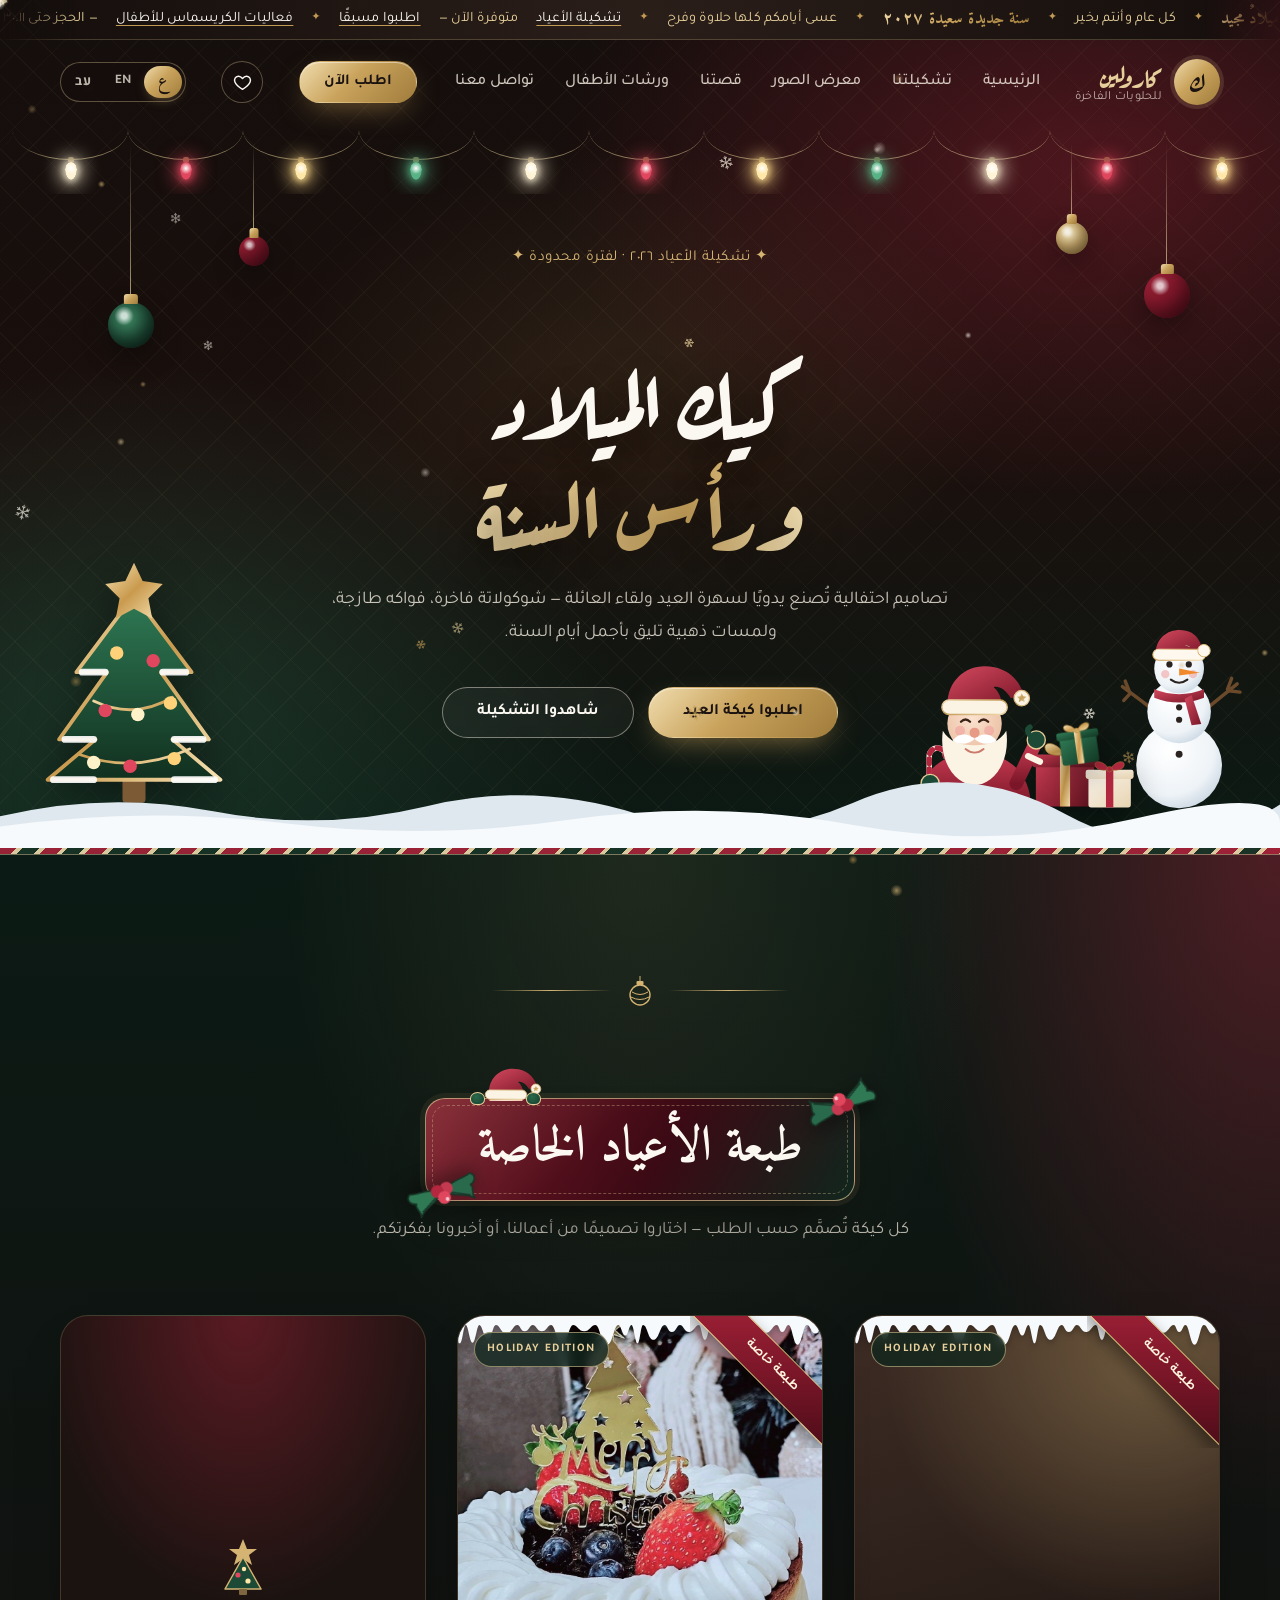
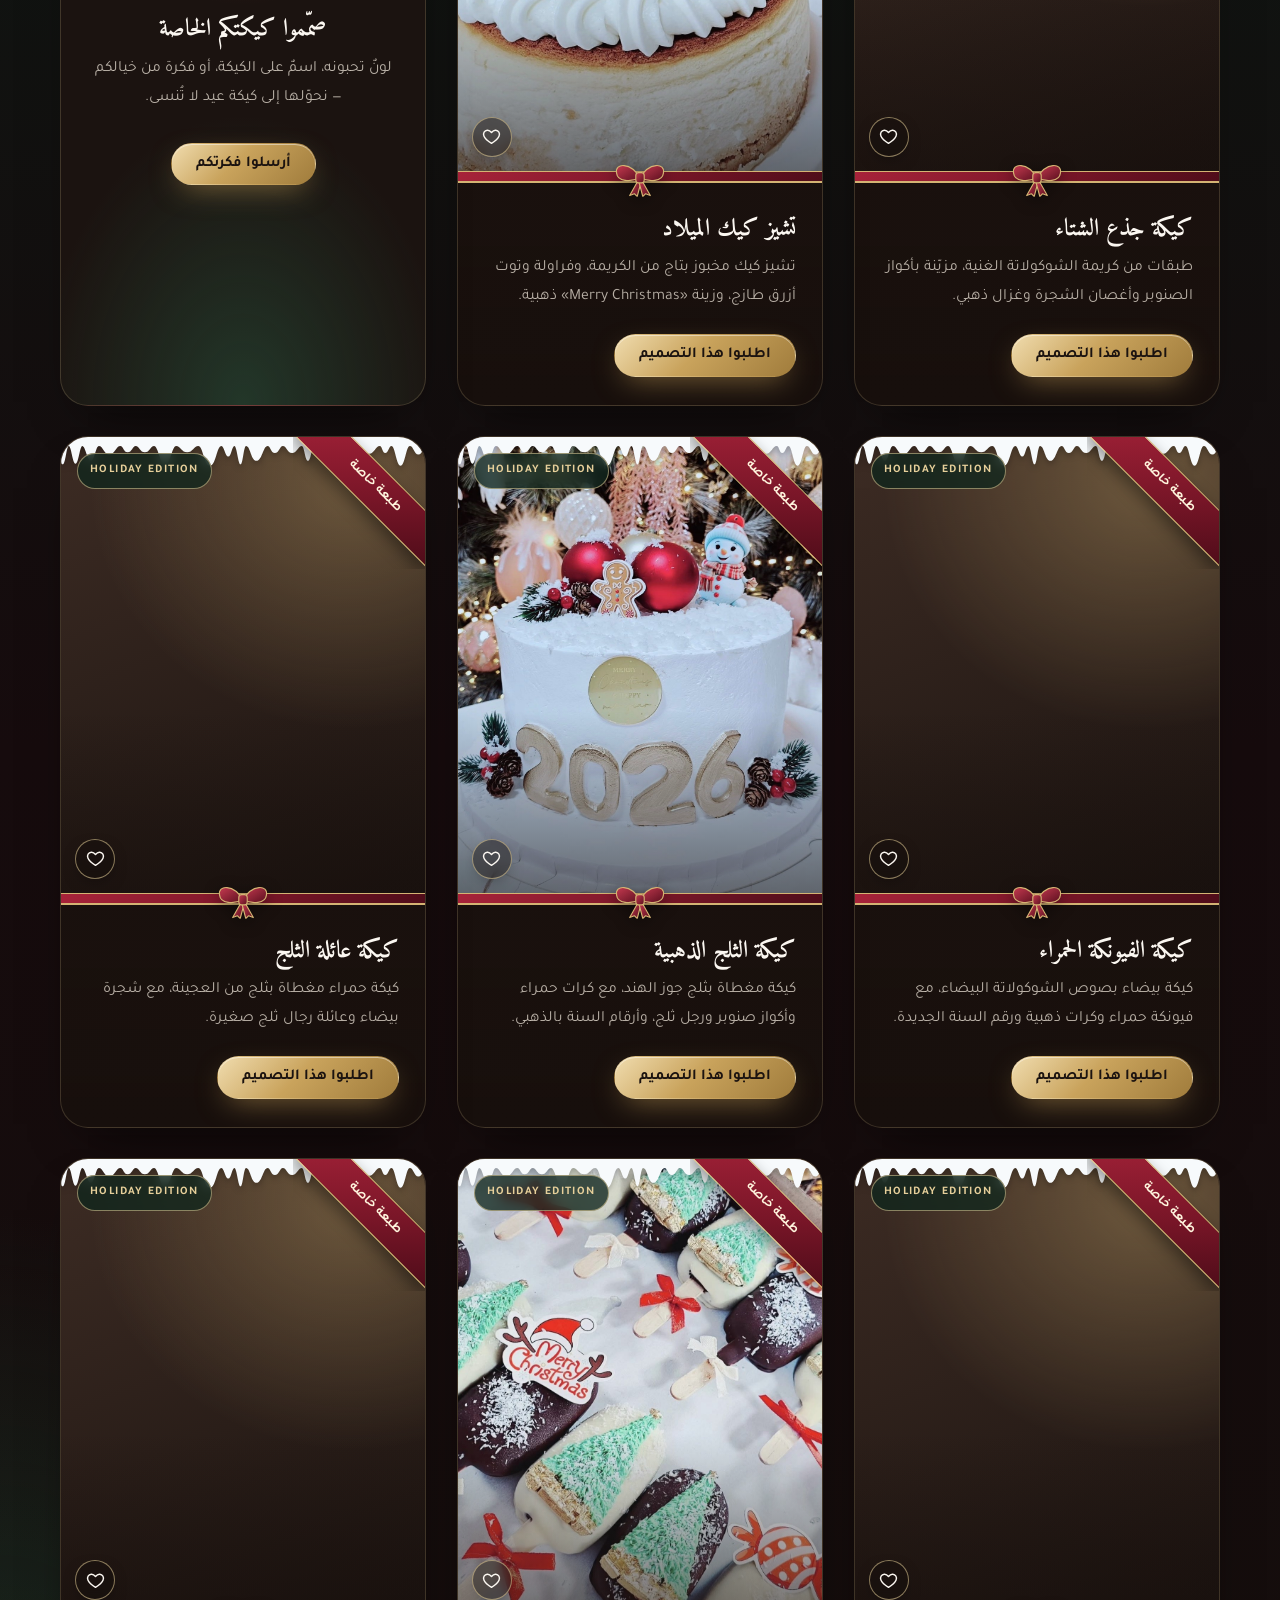
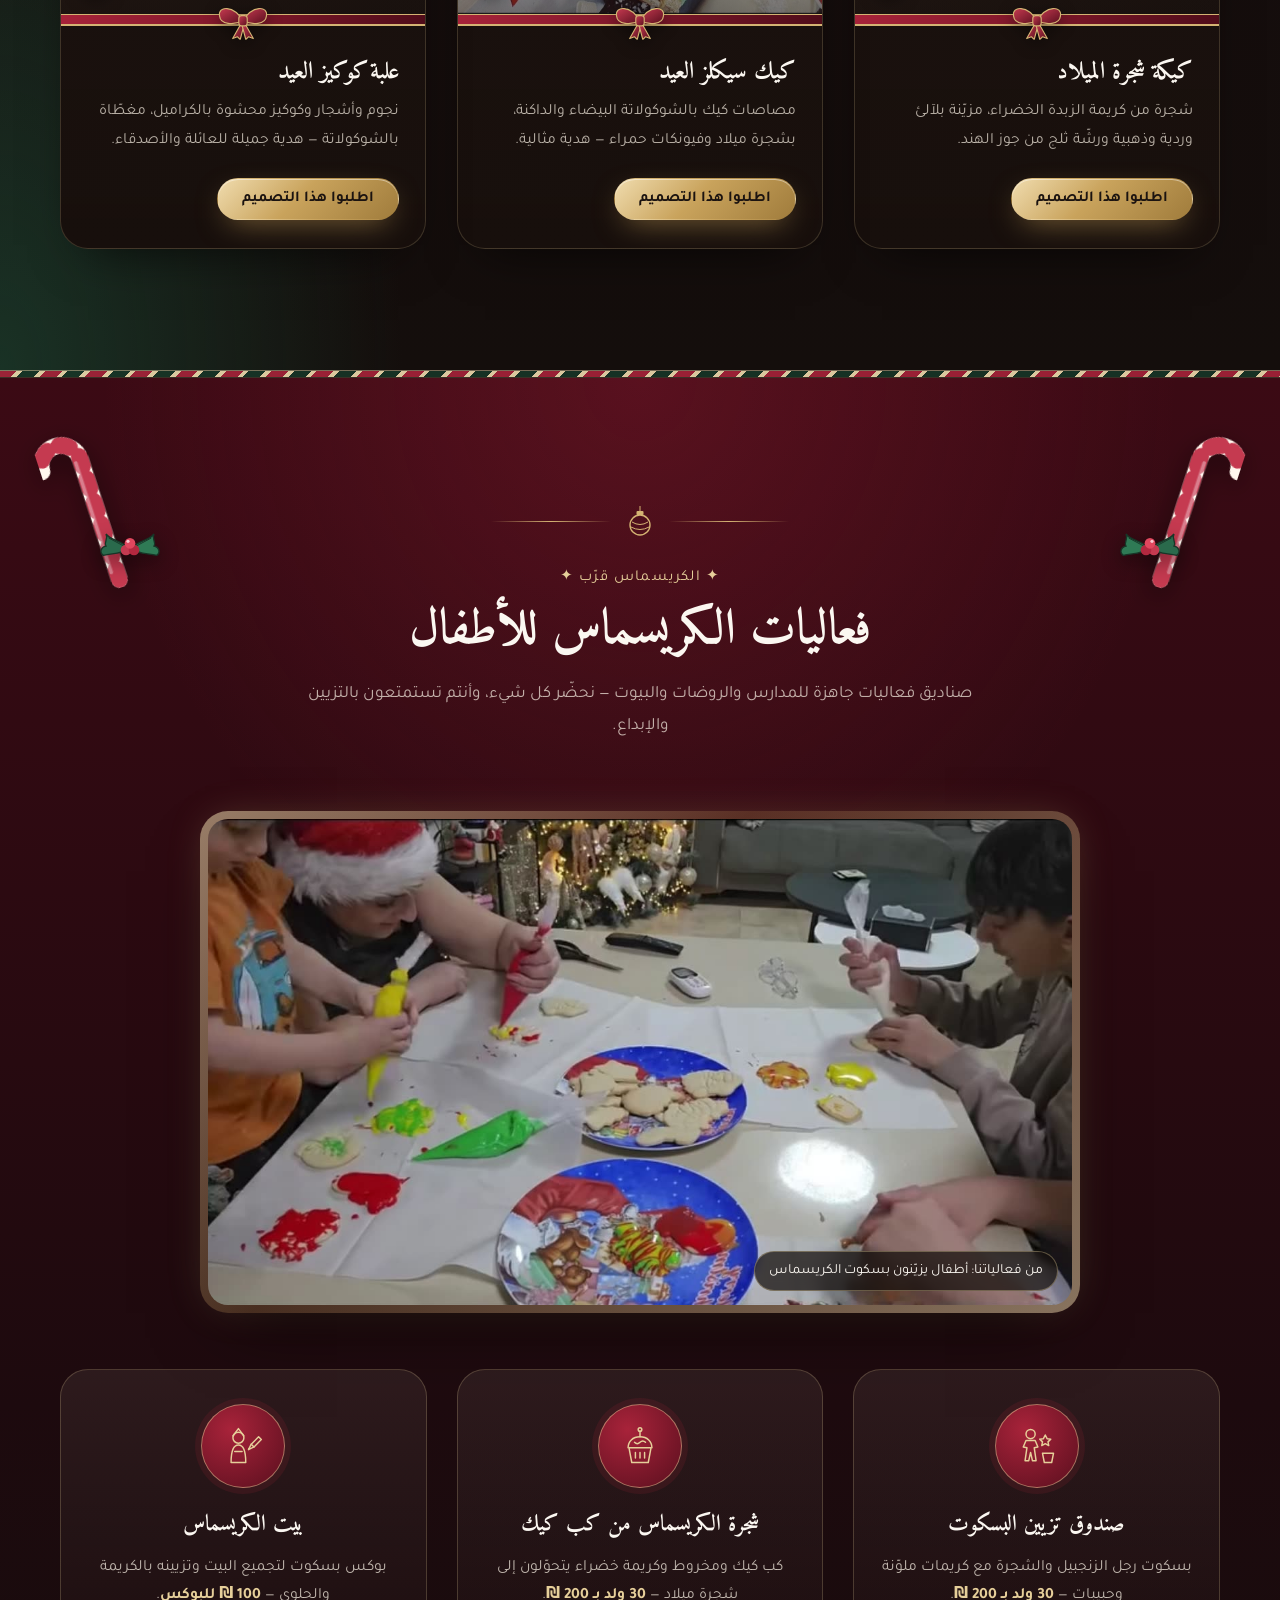
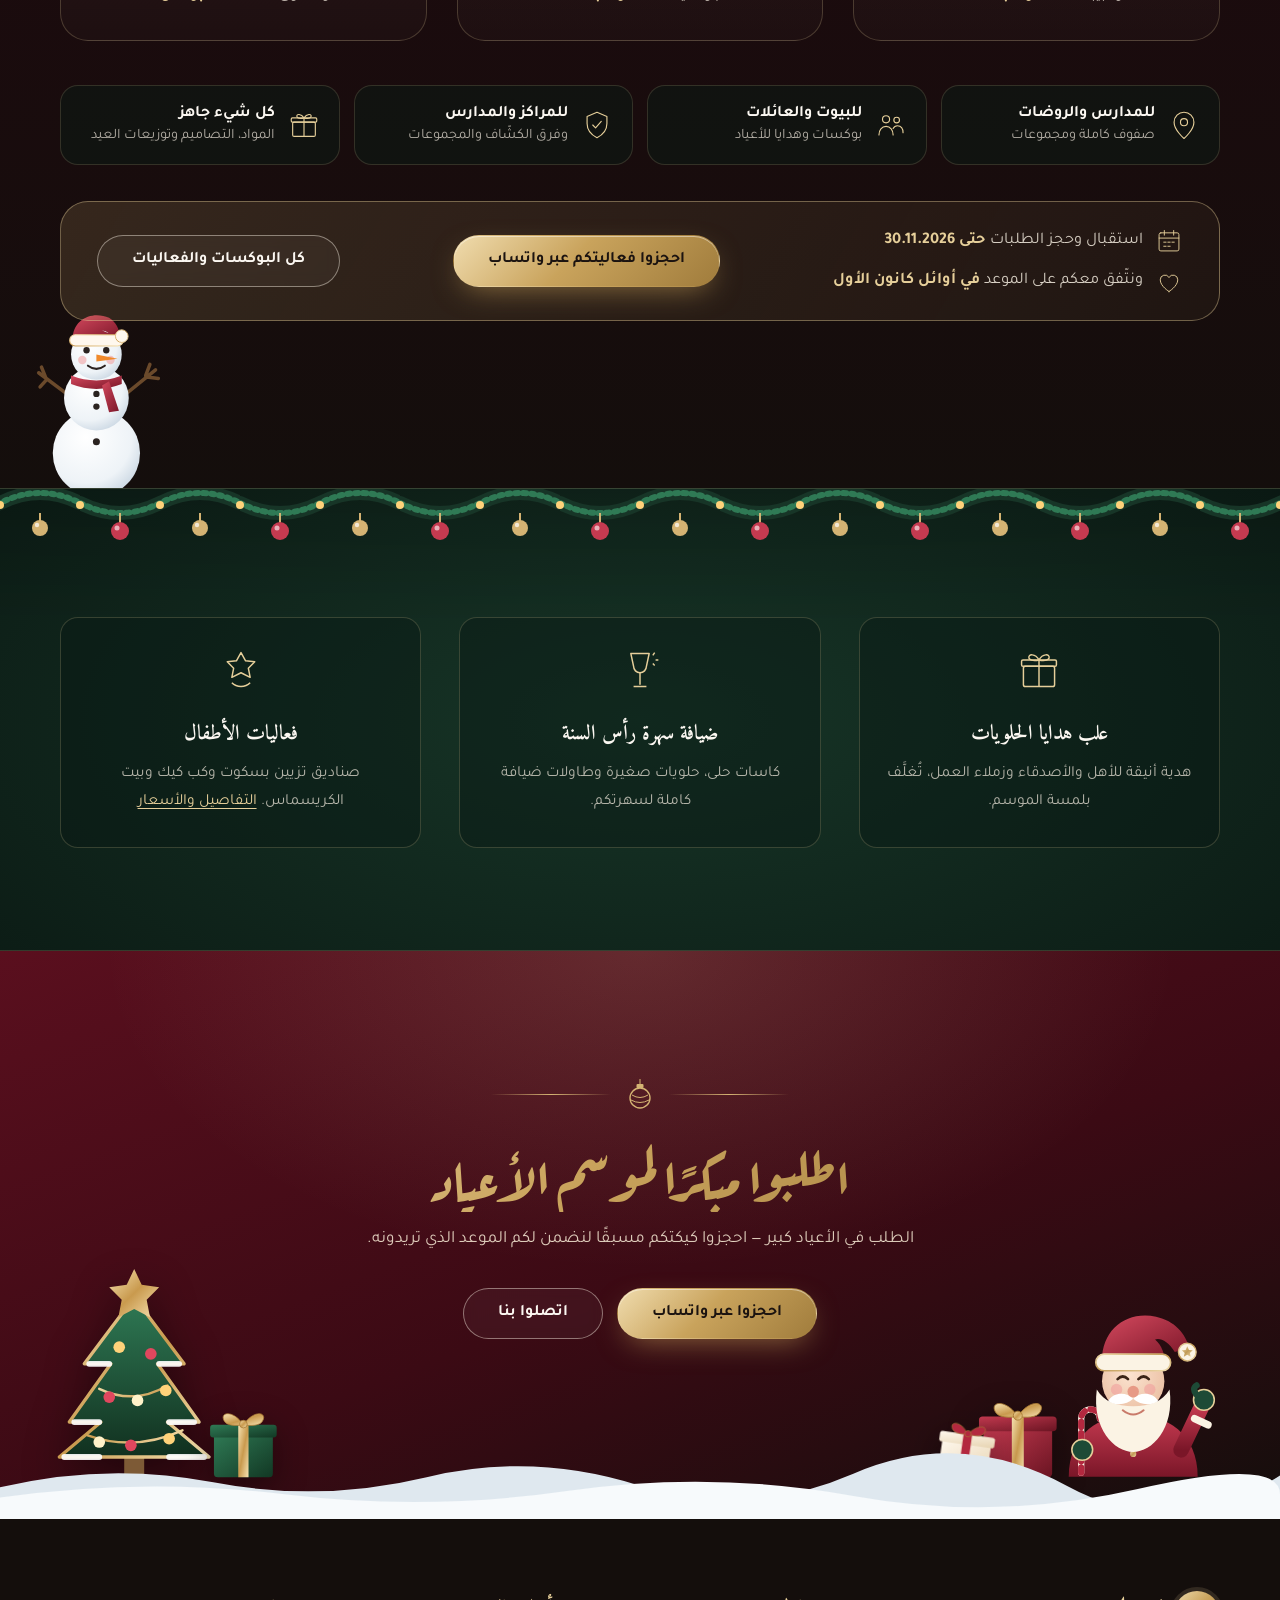
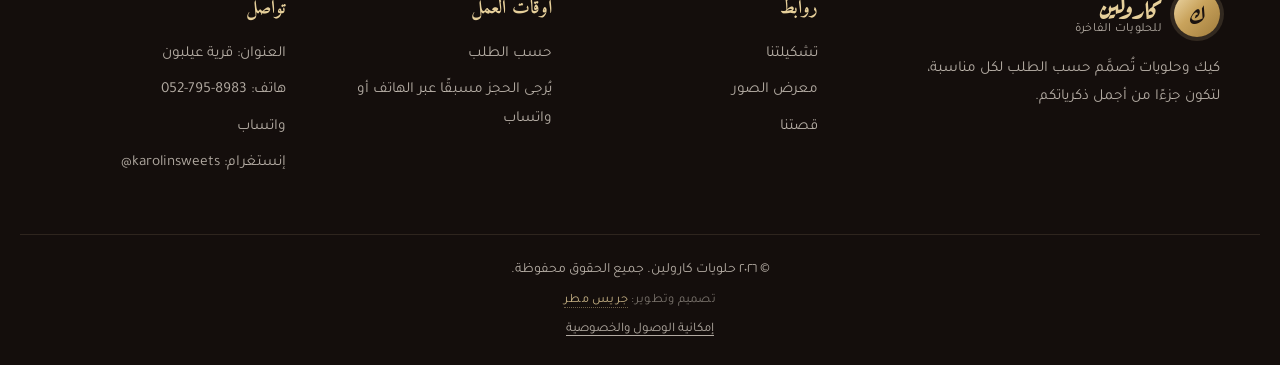
<file: christmas.html>
<!DOCTYPE html>
<html lang="ar" dir="rtl" class="festive">
<head>
  <meta charset="UTF-8">
  <script>(function(){try{var q=/[?&]lang=(en|he)\b/.exec(location.search);var l=q?q[1]:localStorage.getItem('karolin-lang');if(l==='en'||l==='he'){var d=document.documentElement;d.lang=l;d.dir=l==='en'?'ltr':'rtl';d.classList.add('i18n-pending');setTimeout(function(){d.classList.remove('i18n-pending')},2500);}}catch(e){}})();</script>
  <meta name="viewport" content="width=device-width, initial-scale=1">
  <title>كيك الميلاد ورأس السنة | حلويات كارولين</title>
  <meta name="description" content="تشكيلة الأعياد من حلويات كارولين — كيك الميلاد ورأس السنة يُصنع يدويًا حسب الطلب في عيلبون، مع علب هدايا وضيافة لسهرة العيد.">
  <meta property="og:type" content="website">
  <meta property="og:site_name" content="حلويات كارولين">
  <meta property="og:locale" content="ar_AR">
  <meta property="og:title" content="كيك الميلاد ورأس السنة | حلويات كارولين">
  <meta property="og:description" content="كيك الميلاد ورأس السنة وفعاليات الكريسماس للأطفال في عيلبون — احجزوا حتى 30.11 عبر واتساب 0527958983.">
  <meta property="og:url" content="https://karolinsweets.com/christmas.html">
  <meta property="og:image" content="https://karolinsweets.com/images/og-christmas.jpg">
  <meta property="og:image:width" content="1200">
  <meta property="og:image:height" content="630">
  <meta name="twitter:card" content="summary_large_image">
  <meta name="theme-color" content="#1b1310">

  <link rel="preconnect" href="https://fonts.googleapis.com">
  <link rel="preconnect" href="https://fonts.gstatic.com" crossorigin>
  <link href="https://fonts.googleapis.com/css2?family=Aref+Ruqaa:wght@400;700&family=Amiri:ital,wght@0,400;0,700;1,400&family=Tajawal:wght@300;400;500;700&family=Cormorant+Garamond:ital,wght@0,500;0,600;0,700;1,500&family=Frank+Ruhl+Libre:wght@500;700&family=Heebo:wght@300;400;500;700&display=swap" rel="stylesheet">
  <link rel="stylesheet" href="style.css">
  <link rel="stylesheet" href="xmas.css">
</head>
<body class="page-gallery">
  <a class="skip-link" href="#main">تخطٍّ إلى المحتوى</a>
  <svg class="x-sprite" aria-hidden="true" focusable="false" width="0" height="0">
    <defs>
      <linearGradient id="xg-gold" x1="0" y1="0" x2="1" y2="1"><stop offset="0" stop-color="#f7e3b3"/><stop offset=".5" stop-color="#c99a4e"/><stop offset="1" stop-color="#f7e3b3"/></linearGradient>
      <linearGradient id="xg-pine" x1="0" y1="0" x2="0" y2="1"><stop offset="0" stop-color="#2f7a55"/><stop offset="1" stop-color="#11301f"/></linearGradient>
    </defs>
    <symbol id="x-tree" viewBox="0 0 200 260">
      <rect x="88" y="222" width="24" height="34" rx="4" fill="#7d5a36"/>
      <path d="M100 40 L160 120 H128 L178 190 H140 L190 232 H10 L60 190 H22 L72 120 H40 Z" fill="url(#xg-pine)" stroke="url(#xg-gold)" stroke-width="4" stroke-linejoin="round"/>
      <path d="M46 120 h24 M130 120 h24 M28 190 h30 M142 190 h30 M16 232 h42 M142 232 h42" stroke="#fff" stroke-width="7" stroke-linecap="round" opacity=".9"/>
      <path d="M58 150 Q100 170 140 146 M44 206 Q100 226 158 200" fill="none" stroke="url(#xg-gold)" stroke-width="3" stroke-linecap="round"/>
      <circle class="xt-light" cx="82" cy="100" r="7" fill="#ffd27a"/><circle class="xt-light" cx="120" cy="108" r="7" fill="#e0475e"/>
      <circle class="xt-light" cx="70" cy="160" r="7" fill="#e0475e"/><circle class="xt-light" cx="104" cy="164" r="7" fill="#fff2c9"/><circle class="xt-light" cx="138" cy="152" r="7" fill="#ffd27a"/>
      <circle class="xt-light" cx="58" cy="214" r="7" fill="#fff2c9"/><circle class="xt-light" cx="96" cy="218" r="7" fill="#e0475e"/><circle class="xt-light" cx="142" cy="210" r="7" fill="#ffd27a"/>
      <path class="xt-star" d="M100 6 l9 19 21 3-15 15 4 21-19-10-19 10 4-21-15-15 21-3z" fill="url(#xg-gold)"/>
    </symbol>
    <symbol id="x-gift-red" viewBox="0 0 120 120">
    <linearGradient id="x-gift-red-b" x1="0" y1="0" x2="1" y2="1"><stop offset="0" stop-color="#c53a50"/><stop offset="1" stop-color="#6a1422"/></linearGradient>
    <rect x="14" y="48" width="92" height="68" rx="6" fill="url(#x-gift-red-b)"/>
    <rect x="8" y="34" width="104" height="20" rx="5" fill="url(#x-gift-red-b)"/>
    <rect x="52" y="34" width="16" height="82" fill="url(#xg-gold)"/>
    <path d="M60 34 C44 10 22 14 30 28 C34 36 50 36 60 34 Z M60 34 C76 10 98 14 90 28 C86 36 70 36 60 34 Z" fill="url(#xg-gold)" stroke="#a87a35" stroke-width="1.2"/>
    <circle cx="60" cy="33" r="6" fill="url(#xg-gold)" stroke="#a87a35" stroke-width="1.2"/>
  </symbol>
    <symbol id="x-gift-green" viewBox="0 0 120 120">
    <linearGradient id="x-gift-green-b" x1="0" y1="0" x2="1" y2="1"><stop offset="0" stop-color="#2f7a55"/><stop offset="1" stop-color="#123824"/></linearGradient>
    <rect x="14" y="48" width="92" height="68" rx="6" fill="url(#x-gift-green-b)"/>
    <rect x="8" y="34" width="104" height="20" rx="5" fill="url(#x-gift-green-b)"/>
    <rect x="52" y="34" width="16" height="82" fill="url(#xg-gold)"/>
    <path d="M60 34 C44 10 22 14 30 28 C34 36 50 36 60 34 Z M60 34 C76 10 98 14 90 28 C86 36 70 36 60 34 Z" fill="url(#xg-gold)" stroke="#a87a35" stroke-width="1.2"/>
    <circle cx="60" cy="33" r="6" fill="url(#xg-gold)" stroke="#a87a35" stroke-width="1.2"/>
  </symbol>
    <symbol id="x-gift-cream" viewBox="0 0 120 120">
    <linearGradient id="x-gift-cream-b" x1="0" y1="0" x2="1" y2="1"><stop offset="0" stop-color="#fff8ee"/><stop offset="1" stop-color="#e6d3b0"/></linearGradient>
    <rect x="14" y="48" width="92" height="68" rx="6" fill="url(#x-gift-cream-b)"/>
    <rect x="8" y="34" width="104" height="20" rx="5" fill="url(#x-gift-cream-b)"/>
    <rect x="52" y="34" width="16" height="82" fill="#b3283f"/>
    <path d="M60 34 C44 10 22 14 30 28 C34 36 50 36 60 34 Z M60 34 C76 10 98 14 90 28 C86 36 70 36 60 34 Z" fill="#b3283f" stroke="#a87a35" stroke-width="1.2"/>
    <circle cx="60" cy="33" r="6" fill="#b3283f" stroke="#a87a35" stroke-width="1.2"/>
  </symbol>
    <symbol id="x-holly" viewBox="0 0 120 80">
      <path d="M58 46 C46 32 34 36 24 24 C28 32 20 36 24 42 C16 44 14 52 20 56 C32 52 44 56 58 46 Z" fill="#2a6a4c" stroke="#173527" stroke-width="2"/>
      <path d="M62 46 C74 32 86 36 96 24 C92 32 100 36 96 42 C104 44 106 52 100 56 C88 52 76 56 62 46 Z" fill="#2f7a55" stroke="#173527" stroke-width="2"/>
      <path d="M58 46 L28 30 M62 46 L92 30" stroke="#173527" stroke-width="1.4"/>
      <circle cx="54" cy="48" r="8" fill="#c53a50"/><circle cx="66" cy="48" r="8" fill="#b3283f"/><circle cx="60" cy="38" r="8" fill="#e0475e"/>
      <circle cx="57" cy="35" r="2.4" fill="#fff" opacity=".7"/>
    </symbol>
    <symbol id="x-cane" viewBox="0 0 70 210">
      <path d="M46 200 V62 A22 22 0 0 0 2 62" fill="none" stroke="#fff8ee" stroke-width="18" stroke-linecap="round"/>
      <path d="M46 200 V62 A22 22 0 0 0 2 62" fill="none" stroke="#c53a50" stroke-width="18" stroke-linecap="round" stroke-dasharray="12 14"/>
      <path d="M40 190 V64" stroke="#fff" stroke-opacity=".35" stroke-width="4" stroke-linecap="round"/>
    </symbol>
    <symbol id="x-sleigh" viewBox="0 0 460 140">
      <g fill="url(#xg-gold)" stroke="url(#xg-gold)" stroke-linecap="round">
        <g id="x-deer">
          <ellipse cx="70" cy="72" rx="34" ry="14" stroke="none"/>
          <path d="M40 66 L28 44 L18 40" stroke-width="9" fill="none"/>
          <ellipse cx="16" cy="38" rx="11" ry="7" stroke="none"/>
          <path d="M18 32 L14 14 M14 22 L6 16 M16 18 L24 8 M20 32 L28 14 M26 20 L34 14" stroke-width="3" fill="none"/>
          <path d="M50 82 L40 104 M60 84 L58 108 M86 82 L98 102 M94 78 L110 96" stroke-width="5" fill="none"/>
          <path d="M104 70 L112 62" stroke-width="5" fill="none"/>
        </g>
        <use href="#x-deer" x="110" y="6"/>
        <path d="M100 74 L250 82 M210 80 L262 84" stroke-width="2" fill="none" opacity=".8"/>
        <path d="M262 64 H402 Q434 64 428 94 L420 104 H276 Q256 104 258 84 Z" stroke="none"/>
        <path d="M250 118 H420 Q444 118 448 102" stroke-width="5" fill="none"/>
        <path d="M282 104 L278 118 M400 104 L404 118" stroke-width="4" fill="none"/>
        <circle cx="330" cy="40" r="11" stroke="none"/>
        <path d="M318 34 L338 14 L344 32 Z" stroke="none"/>
        <rect x="314" y="48" width="32" height="22" rx="8" stroke="none"/>
        <circle cx="378" cy="52" r="18" stroke="none"/>
      </g>
    </symbol>
  </svg>

  <!-- ================= شريط تهاني الأعياد ================= -->
  <div class="festive-bar" role="region" aria-label="تهاني الأعياد">
    <div class="festive-bar__track">
      <ul class="festive-bar__group">
        <li><strong>ميلادٌ مجيد</strong></li>
        <li>كل عام وأنتم بخير</li>
        <li><strong>سنة جديدة سعيدة ٢٠٢٧</strong></li>
        <li>عسى أيامكم كلها حلاوة وفرح</li>
        <li><a href="christmas.html">تشكيلة الأعياد</a> متوفرة الآن — <a href="index.html#contact">اطلبوا مسبقًا</a></li>
        <li><a href="workshops.html">فعاليات الكريسماس للأطفال</a> — الحجز حتى ٣٠.١١</li>
      </ul>
      <ul class="festive-bar__group" aria-hidden="true">
        <li><strong>ميلادٌ مجيد</strong></li>
        <li>كل عام وأنتم بخير</li>
        <li><strong>سنة جديدة سعيدة ٢٠٢٧</strong></li>
        <li>عسى أيامكم كلها حلاوة وفرح</li>
        <li><a href="christmas.html" tabindex="-1">تشكيلة الأعياد</a> متوفرة الآن — <a href="index.html#contact" tabindex="-1">اطلبوا مسبقًا</a></li>
        <li><a href="workshops.html" tabindex="-1">فعاليات الكريسماس للأطفال</a> — الحجز حتى ٣٠.١١</li>
      </ul>
    </div>
  </div>

  <!-- ثلج ذهبي متساقط -->
  <canvas class="snow" aria-hidden="true"></canvas>

  <!-- ================= شريط التنقل ================= -->
  <header class="site-header" id="top">
    <div class="container nav">
      <a href="index.html#top" class="brand" aria-label="حلويات كارولين — الصفحة الرئيسية">
        <span class="brand__mark" aria-hidden="true">ك</span>
        <span class="brand__text">
          <span class="brand__name">كارولين</span>
          <span class="brand__tag">للحلويات الفاخرة</span>
        </span>
      </a>

      <input type="checkbox" id="nav-toggle" class="nav__toggle" aria-hidden="true">
      <label for="nav-toggle" class="nav__burger" aria-label="فتح القائمة">
        <span></span><span></span><span></span>
      </label>

      <nav class="nav__menu" aria-label="القائمة الرئيسية">
        <ul class="nav__links">
          <li><a href="index.html#top">الرئيسية</a></li>
          <li><a href="index.html#collection">تشكيلتنا</a></li>
          <li><a href="gallery.html">معرض الصور</a></li>
          <li><a href="index.html#story">قصتنا</a></li>
          <li><a href="workshops.html">ورشات الأطفال</a></li>
          <li><a href="index.html#contact">تواصل معنا</a></li>
        </ul>
        <a href="index.html#contact" class="btn btn--gold btn--sm">اطلب الآن</a>
      </nav>
    </div>
  </header>

  <main id="main">

    <!-- ================= واجهة الأعياد ================= -->
    <section class="xhero" aria-labelledby="xhero-title">
      <div class="x-deco" aria-hidden="true">
        <svg class="x-sleigh" viewBox="0 0 460 140" aria-hidden="true" focusable="false"><use href="#x-sleigh"/></svg>
        <div class="x-tree xh-tree"><svg class="" viewBox="0 0 200 260" aria-hidden="true" focusable="false"><use href="#x-tree"/></svg></div>
        <div class="xh-gang">
          <div class="xh-snowman"><svg viewBox="0 0 200 270" aria-hidden="true" focusable="false">
  <defs>
    <radialGradient id="xsn1w" cx=".38" cy=".32" r=".75"><stop offset="0" stop-color="#ffffff"/><stop offset=".7" stop-color="#eef3f7"/><stop offset="1" stop-color="#c9d6e2"/></radialGradient>
    <linearGradient id="xsn1h" x1="0" y1="0" x2="1" y2="1"><stop offset="0" stop-color="#d4495e"/><stop offset="1" stop-color="#7a1628"/></linearGradient>
    <linearGradient id="xsn1g" x1="0" y1="0" x2="1" y2="1"><stop offset="0" stop-color="#f7e3b3"/><stop offset=".5" stop-color="#c99a4e"/><stop offset="1" stop-color="#f7e3b3"/></linearGradient>
  </defs>
  <path d="M58 122 L18 92 M30 101 L20 112 M28 99 L22 84" stroke="#6b4a2b" stroke-width="5" stroke-linecap="round" fill="none"/>
  <g class="snow__arm"><path d="M142 122 L184 88 M172 98 L188 100 M170 96 L176 80" stroke="#6b4a2b" stroke-width="5" stroke-linecap="round" fill="none"/></g>
  <circle cx="100" cy="206" r="62" fill="url(#xsn1w)"/><circle cx="100" cy="128" r="46" fill="url(#xsn1w)"/><circle cx="100" cy="66" r="36" fill="url(#xsn1w)"/>
  <circle cx="100" cy="122" r="4.5" fill="#2b2320"/><circle cx="100" cy="140" r="4.5" fill="#2b2320"/><circle cx="100" cy="190" r="5" fill="#2b2320"/>
  <circle cx="86" cy="60" r="4.5" fill="#2b2320"/><circle cx="114" cy="60" r="4.5" fill="#2b2320"/>
  <circle cx="80" cy="74" r="6" fill="#f19a9a" opacity=".55"/><circle cx="120" cy="74" r="6" fill="#f19a9a" opacity=".55"/>
  <path d="M100 66 L130 72 L100 76 Z" fill="#f08a2c"/>
  <path d="M88 82 q12 9 24 0" stroke="#2b2320" stroke-width="3" fill="none" stroke-linecap="round"/>
  <path d="M64 96 Q100 110 136 96 L136 108 Q100 122 64 108 Z" fill="url(#xsn1h)"/><path d="M118 104 L132 146 L118 148 L108 110 Z" fill="url(#xsn1h)"/>
  <path d="M66 46 C66 14 96 4 118 14 C128 20 132 30 134 40 L122 44 C120 36 114 32 108 32 C118 36 132 40 134 46 Z" fill="url(#xsn1h)"/>
  <rect x="62" y="38" width="76" height="16" rx="8" fill="#fff8ee" stroke="url(#xsn1g)" stroke-width="1.6"/>
  <circle cx="136" cy="40" r="9" fill="#fff8ee" stroke="url(#xsn1g)" stroke-width="1.4"/>
</svg></div>
          <svg class="x-gift xh-g1" viewBox="0 0 120 120" aria-hidden="true" focusable="false"><use href="#x-gift-red"/></svg>
          <svg class="x-gift xh-g2" viewBox="0 0 120 120" aria-hidden="true" focusable="false"><use href="#x-gift-cream"/></svg>
          <svg class="x-gift xh-g3" viewBox="0 0 120 120" aria-hidden="true" focusable="false"><use href="#x-gift-green"/></svg>
          <div class="xh-santa"><svg viewBox="0 0 160 170" xmlns="http://www.w3.org/2000/svg" aria-hidden="true" focusable="false">
    <defs>
      <linearGradient id="xsa1coat" x1="0" y1="0" x2="0" y2="1"><stop offset="0" stop-color="#c53a50"/><stop offset="1" stop-color="#7a1628"/></linearGradient>
      <linearGradient id="xsa1hat" x1="0" y1="0" x2="1" y2="1"><stop offset="0" stop-color="#d4495e"/><stop offset="1" stop-color="#7a1628"/></linearGradient>
      <linearGradient id="xsa1gold" x1="0" y1="0" x2="1" y2="1"><stop offset="0" stop-color="#f0dcae"/><stop offset=".5" stop-color="#c19a55"/><stop offset="1" stop-color="#f0dcae"/></linearGradient>
      <radialGradient id="xsa1skin" cx=".45" cy=".4" r=".6"><stop offset="0" stop-color="#fbe2cf"/><stop offset="1" stop-color="#ecc2a6"/></radialGradient>
    </defs>
    <path d="M18 172 C18 130 48 112 80 112 C112 112 142 130 142 172 Z" fill="url(#xsa1coat)"/>
    <path d="M80 112 V172" stroke="url(#xsa1gold)" stroke-width="2"/>
    <circle cx="80" cy="132" r="3" fill="url(#xsa1gold)"/><circle cx="80" cy="150" r="3" fill="url(#xsa1gold)"/>
    <g class="santa__cane">
      <path d="M30 168 V116 a9 9 0 0 1 18 0" fill="none" stroke="#fbf3e4" stroke-width="6" stroke-linecap="round"/>
      <path d="M30 168 V116 a9 9 0 0 1 18 0" fill="none" stroke="#b3283f" stroke-width="6" stroke-linecap="round" stroke-dasharray="5 6"/>
      <circle cx="31" cy="146" r="10" fill="#1d4a36" stroke="#e6cf9a" stroke-width="1.5"/>
    </g>
    <g class="santa__arm">
      <path d="M126 146 L146 104" stroke="url(#xsa1coat)" stroke-width="15" stroke-linecap="round" fill="none"/>
      <path d="M139 116 l13 6" stroke="#fbf3e4" stroke-width="7" stroke-linecap="round"/>
      <circle cx="148" cy="98" r="10" fill="#1d4a36" stroke="#e6cf9a" stroke-width="1.5"/>
      <path d="M141 93 q-5 -6 0 -9" stroke="#1d4a36" stroke-width="6" stroke-linecap="round" fill="none"/>
    </g>
    <circle cx="80" cy="80" r="30" fill="url(#xsa1skin)"/>
    <path d="M45 88 C40 126 62 148 80 148 C98 148 120 126 115 88 C108 100 96 104 80 104 C64 104 52 100 45 88 Z" fill="#fbf3e4"/>
    <circle cx="64" cy="88" r="5.5" fill="#f19a9a" opacity=".55"/><circle cx="96" cy="88" r="5.5" fill="#f19a9a" opacity=".55"/>
    <path d="M65 78 q5 -5 10 0 M85 78 q5 -5 10 0" stroke="#3a2418" stroke-width="2.6" stroke-linecap="round" fill="none"/>
    <path d="M80 97 c-6 -7 -19 -7 -24 2 c7 5 18 4 24 -2 c6 6 17 7 24 2 c-5 -9 -18 -9 -24 -2z" fill="#fff"/>
    <circle cx="80" cy="90" r="5.5" fill="#e79a86"/>
    <path d="M70 108 q10 8 20 0" stroke="#c97a6a" stroke-width="2" stroke-linecap="round" fill="none"/>
    <g class="santa__hat">
      <path d="M50 60 C50 30 74 12 102 18 C120 22 130 34 134 48 L120 52 C114 42 106 38 101 40 C108 46 110 54 110 60 Z" fill="url(#xsa1hat)"/>
      <rect x="44" y="54" width="72" height="16" rx="8" fill="#fbf3e4" stroke="url(#xsa1gold)" stroke-width="1.6"/>
      <circle cx="132" cy="52" r="8.5" fill="#fbf3e4" stroke="url(#xsa1gold)" stroke-width="1.4"/>
      <path d="M132 46.5 l1.6 3.4 3.7.4-2.8 2.5.8 3.6-3.3-1.9-3.3 1.9.8-3.6-2.8-2.5 3.7-.4z" fill="url(#xsa1gold)"/>
    </g>
  </svg></div>
        </div>
        <svg class="x-ground" viewBox="0 0 1440 90" preserveAspectRatio="none" aria-hidden="true" focusable="false"><path d="M0 52 Q120 22 240 46 T480 40 T720 50 T960 36 T1200 50 T1440 38 V90 H0Z" fill="#dfe8ef"/><path d="M0 64 Q160 40 320 60 T640 56 T960 62 T1280 54 T1440 60 V90 H0Z" fill="#f7fafc"/></svg>
      </div>
      <div class="garland" aria-hidden="true">
      <span class="garland__swag" style="--i:0"></span>
      <span class="garland__swag" style="--i:1"></span>
      <span class="garland__swag" style="--i:2"></span>
      <span class="garland__swag" style="--i:3"></span>
      <span class="garland__swag" style="--i:4"></span>
      <span class="garland__swag" style="--i:5"></span>
      <span class="garland__swag" style="--i:6"></span>
      <span class="garland__swag" style="--i:7"></span>
      <span class="garland__swag" style="--i:8"></span>
      <span class="garland__swag" style="--i:9"></span>
      <span class="garland__swag" style="--i:10"></span>
      <span class="garland__swag" style="--i:11"></span>
      <span class="garland__swag" style="--i:12"></span>
      <span class="garland__swag" style="--i:13"></span>
      <span class="garland__swag" style="--i:14"></span>
      <span class="garland__swag" style="--i:15"></span>
      <span class="garland__swag" style="--i:16"></span>
      <span class="garland__swag" style="--i:17"></span>
      <span class="garland__swag" style="--i:18"></span>
      <span class="garland__swag" style="--i:19"></span>
      <span class="garland__swag" style="--i:20"></span>
      <span class="garland__swag" style="--i:21"></span>
      <span class="garland__swag" style="--i:22"></span>
      <span class="garland__swag" style="--i:23"></span>
      <span class="garland__swag" style="--i:24"></span>
      <span class="garland__swag" style="--i:25"></span>
      </div>
      <div class="xsky" aria-hidden="true">
      <span class="xstar" style="--x:8%;--y:24%;--d:0s;--s:1"></span>
      <span class="xstar" style="--x:18%;--y:62%;--d:1.2s;--s:0.7"></span>
      <span class="xstar" style="--x:27%;--y:18%;--d:2.1s;--s:1.2"></span>
      <span class="xstar" style="--x:38%;--y:74%;--d:0.6s;--s:0.8"></span>
      <span class="xstar" style="--x:47%;--y:30%;--d:2.8s;--s:0.6"></span>
      <span class="xstar" style="--x:58%;--y:66%;--d:1.7s;--s:1"></span>
      <span class="xstar" style="--x:66%;--y:22%;--d:0.3s;--s:0.9"></span>
      <span class="xstar" style="--x:76%;--y:58%;--d:2.4s;--s:1.3"></span>
      <span class="xstar" style="--x:86%;--y:30%;--d:1s;--s:0.7"></span>
      <span class="xstar" style="--x:93%;--y:70%;--d:1.9s;--s:1"></span>
      <span class="xstar" style="--x:12%;--y:84%;--d:2.6s;--s:0.8"></span>
      <span class="xstar" style="--x:53%;--y:88%;--d:0.9s;--s:0.6"></span>
      <span class="xstar" style="--x:81%;--y:86%;--d:1.4s;--s:0.9"></span>
      <span class="xstar" style="--x:33%;--y:44%;--d:3s;--s:0.6"></span>
      </div>
      <span class="bauble" style="--x:7%;--len:120px;--d:-1s" aria-hidden="true"><i></i></span>
      <span class="bauble bauble--gold bauble--far" style="--x:15%;--len:70px;--size:32px;--d:-3s" aria-hidden="true"><i></i></span>
      <span class="bauble bauble--pine" style="--x:88%;--len:150px;--d:-2s" aria-hidden="true"><i></i></span>
      <span class="bauble bauble--far" style="--x:79%;--len:84px;--size:30px;--d:-4s" aria-hidden="true"><i></i></span>

      <div class="container xhero__inner">
        <p class="xhero__eyebrow">✦ تشكيلة الأعياد ٢٠٢٦ · لفترة محدودة ✦</p>
        <p class="xhero__greet"><span>ميلادٌ مجيد</span><span>سنةٌ جديدة سعيدة</span><span>كل عام وأنتم بخير</span></p>
        <h1 id="xhero-title" class="xhero__title">كيك الميلاد<br><em>ورأس السنة</em></h1>
        <p class="xhero__lead">تصاميم احتفالية تُصنع يدويًا لسهرة العيد ولقاء العائلة — شوكولاتة فاخرة، فواكه طازجة، ولمسات ذهبية تليق بأجمل أيام السنة.</p>
        <div class="xhero__actions">
          <a href="https://wa.me/972527958983?text=%D9%85%D8%B1%D8%AD%D8%A8%D9%8B%D8%A7%20%D9%83%D8%A7%D8%B1%D9%88%D9%84%D9%8A%D9%86%D8%8C%20%D8%A3%D9%88%D8%AF%D9%91%20%D8%B7%D9%84%D8%A8%20%D9%83%D9%8A%D9%83%D8%A9%20%D9%84%D9%85%D9%88%D8%B3%D9%85%20%D8%A7%D9%84%D8%A3%D8%B9%D9%8A%D8%A7%D8%AF" class="btn btn--gold btn--shimmer" target="_blank" rel="noopener">اطلبوا كيكة العيد</a>
          <a href="#xmas-cakes" class="btn btn--ghost">شاهدوا التشكيلة</a>
        </div>
      </div>
    </section>

    <!-- ================= تشكيلة الكيك ================= -->
    <section class="section xcakes" id="xmas-cakes" aria-labelledby="xcakes-title">
      <div class="container">
        <header class="xsec-head">
          <div class="xdivider" aria-hidden="true"><span></span><svg viewBox="0 0 26 30" aria-hidden="true"><line x1="13" y1="0" x2="13" y2="6" stroke="currentColor" stroke-width="1"/><rect x="9.5" y="5" width="7" height="4" rx="1" fill="currentColor"/><circle cx="13" cy="19" r="10" fill="none" stroke="currentColor" stroke-width="1.4"/><path d="M5 16 Q13 21 21 16 M4 21 Q13 26 22 21" fill="none" stroke="currentColor" stroke-width="1"/></svg><span></span></div>
          <div class="xplaque">
            <svg class="x-holly xp-holly1" viewBox="0 0 120 80" aria-hidden="true" focusable="false"><use href="#x-holly"/></svg>
            <svg class="x-holly xp-holly2" viewBox="0 0 120 80" aria-hidden="true" focusable="false"><use href="#x-holly"/></svg>
            <div class="xplaque__santa" aria-hidden="true"><div class="xplaque__santa-in"><svg viewBox="0 0 160 170" xmlns="http://www.w3.org/2000/svg" aria-hidden="true" focusable="false">
    <defs>
      <linearGradient id="xpcoat" x1="0" y1="0" x2="0" y2="1"><stop offset="0" stop-color="#c53a50"/><stop offset="1" stop-color="#7a1628"/></linearGradient>
      <linearGradient id="xphat" x1="0" y1="0" x2="1" y2="1"><stop offset="0" stop-color="#d4495e"/><stop offset="1" stop-color="#7a1628"/></linearGradient>
      <linearGradient id="xpgold" x1="0" y1="0" x2="1" y2="1"><stop offset="0" stop-color="#f0dcae"/><stop offset=".5" stop-color="#c19a55"/><stop offset="1" stop-color="#f0dcae"/></linearGradient>
      <radialGradient id="xpskin" cx=".45" cy=".4" r=".6"><stop offset="0" stop-color="#fbe2cf"/><stop offset="1" stop-color="#ecc2a6"/></radialGradient>
    </defs>
    <path d="M18 172 C18 130 48 112 80 112 C112 112 142 130 142 172 Z" fill="url(#xpcoat)"/>
    <path d="M80 112 V172" stroke="url(#xpgold)" stroke-width="2"/>
    <circle cx="80" cy="132" r="3" fill="url(#xpgold)"/><circle cx="80" cy="150" r="3" fill="url(#xpgold)"/>
    <g class="santa__cane">
      <path d="M30 168 V116 a9 9 0 0 1 18 0" fill="none" stroke="#fbf3e4" stroke-width="6" stroke-linecap="round"/>
      <path d="M30 168 V116 a9 9 0 0 1 18 0" fill="none" stroke="#b3283f" stroke-width="6" stroke-linecap="round" stroke-dasharray="5 6"/>
      <circle cx="31" cy="146" r="10" fill="#1d4a36" stroke="#e6cf9a" stroke-width="1.5"/>
    </g>
    
    <circle cx="80" cy="80" r="30" fill="url(#xpskin)"/>
    <path d="M45 88 C40 126 62 148 80 148 C98 148 120 126 115 88 C108 100 96 104 80 104 C64 104 52 100 45 88 Z" fill="#fbf3e4"/>
    <circle cx="64" cy="88" r="5.5" fill="#f19a9a" opacity=".55"/><circle cx="96" cy="88" r="5.5" fill="#f19a9a" opacity=".55"/>
    <path d="M65 78 q5 -5 10 0 M85 78 q5 -5 10 0" stroke="#3a2418" stroke-width="2.6" stroke-linecap="round" fill="none"/>
    <path d="M80 97 c-6 -7 -19 -7 -24 2 c7 5 18 4 24 -2 c6 6 17 7 24 2 c-5 -9 -18 -9 -24 -2z" fill="#fff"/>
    <circle cx="80" cy="90" r="5.5" fill="#e79a86"/>
    <path d="M70 108 q10 8 20 0" stroke="#c97a6a" stroke-width="2" stroke-linecap="round" fill="none"/>
    <g class="santa__hat">
      <path d="M50 60 C50 30 74 12 102 18 C120 22 130 34 134 48 L120 52 C114 42 106 38 101 40 C108 46 110 54 110 60 Z" fill="url(#xphat)"/>
      <rect x="44" y="54" width="72" height="16" rx="8" fill="#fbf3e4" stroke="url(#xpgold)" stroke-width="1.6"/>
      <circle cx="132" cy="52" r="8.5" fill="#fbf3e4" stroke="url(#xpgold)" stroke-width="1.4"/>
      <path d="M132 46.5 l1.6 3.4 3.7.4-2.8 2.5.8 3.6-3.3-1.9-3.3 1.9.8-3.6-2.8-2.5 3.7-.4z" fill="url(#xpgold)"/>
    </g>
  </svg></div></div>
            <span class="xplaque__mitt xplaque__mitt--a" aria-hidden="true"></span>
            <span class="xplaque__mitt xplaque__mitt--b" aria-hidden="true"></span>
            <h2 id="xcakes-title">طبعة الأعياد الخاصة</h2>
          </div>
          <p>كل كيكة تُصمَّم حسب الطلب — اختاروا تصميمًا من أعمالنا، أو أخبرونا بفكرتكم.</p>
        </header>

        <div class="xcards">
        <article class="xcard">
          <figure class="xcard__media media">
            <img src="images/christmas-chocolate-pinecones.jpg" alt="كيكة الميلاد بالشوكولاتة وأكواز الصنوبر" loading="lazy" decoding="async" onerror="this.parentElement.classList.add('is-empty');this.remove()">
          </figure>
          <span class="xcard__corner" aria-hidden="true"><span>طبعة خاصة</span></span>
          <span class="xcard__badge">Holiday Edition</span>
          <div class="xcard__ribbon" aria-hidden="true"><svg class="xcard__bow" viewBox="0 0 64 40" aria-hidden="true"><defs><linearGradient id="bw" x1="0" y1="0" x2="1" y2="1"><stop offset="0" stop-color="#c53a50"/><stop offset="1" stop-color="#5a0f1e"/></linearGradient></defs><g fill="url(#bw)" stroke="#d4b373" stroke-width="1.2" stroke-linejoin="round"><path d="M30 23 L21 39 L26 37 L29 40 L33 25Z"/><path d="M34 23 L43 39 L38 37 L35 40 L31 25Z"/><path d="M32 20 C22 3 5 4 7 15 C8 24 22 25 32 20Z"/><path d="M32 20 C42 3 59 4 57 15 C56 24 42 25 32 20Z"/><rect x="27.5" y="14.5" width="9" height="11" rx="3"/></g></svg></div>
          <div class="xcard__body">
            <h3 class="xcard__title">كيكة جذع الشتاء</h3>
            <p>طبقات من كريمة الشوكولاتة الغنية، مزيّنة بأكواز الصنوبر وأغصان الشجرة وغزال ذهبي.</p>
            <a href="https://wa.me/972527958983?text=%D9%85%D8%B1%D8%AD%D8%A8%D9%8B%D8%A7%20%D9%83%D8%A7%D8%B1%D9%88%D9%84%D9%8A%D9%86%D8%8C%20%D8%A3%D9%88%D8%AF%D9%91%20%D8%B7%D9%84%D8%A8%20%D9%83%D9%8A%D9%83%D8%A9%20%D8%AC%D8%B0%D8%B9%20%D8%A7%D9%84%D8%B4%D8%AA%D8%A7%D8%A1%20%D9%84%D9%85%D9%88%D8%B3%D9%85%20%D8%A7%D9%84%D8%A3%D8%B9%D9%8A%D8%A7%D8%AF" class="btn btn--gold btn--shimmer btn--sm" target="_blank" rel="noopener">اطلبوا هذا التصميم</a>
          </div>
        </article>
        <article class="xcard">
          <figure class="xcard__media media">
            <img src="images/christmas-cheesecake-berries.jpg" alt="تشيز كيك الميلاد بالفراولة والتوت" loading="lazy" decoding="async" onerror="this.parentElement.classList.add('is-empty');this.remove()">
          </figure>
          <span class="xcard__corner" aria-hidden="true"><span>طبعة خاصة</span></span>
          <span class="xcard__badge">Holiday Edition</span>
          <div class="xcard__ribbon" aria-hidden="true"><svg class="xcard__bow" viewBox="0 0 64 40" aria-hidden="true"><defs><linearGradient id="bw" x1="0" y1="0" x2="1" y2="1"><stop offset="0" stop-color="#c53a50"/><stop offset="1" stop-color="#5a0f1e"/></linearGradient></defs><g fill="url(#bw)" stroke="#d4b373" stroke-width="1.2" stroke-linejoin="round"><path d="M30 23 L21 39 L26 37 L29 40 L33 25Z"/><path d="M34 23 L43 39 L38 37 L35 40 L31 25Z"/><path d="M32 20 C22 3 5 4 7 15 C8 24 22 25 32 20Z"/><path d="M32 20 C42 3 59 4 57 15 C56 24 42 25 32 20Z"/><rect x="27.5" y="14.5" width="9" height="11" rx="3"/></g></svg></div>
          <div class="xcard__body">
            <h3 class="xcard__title">تشيز كيك الميلاد</h3>
            <p>تشيز كيك مخبوز بتاج من الكريمة، وفراولة وتوت أزرق طازج، وزينة «Merry Christmas» ذهبية.</p>
            <a href="https://wa.me/972527958983?text=%D9%85%D8%B1%D8%AD%D8%A8%D9%8B%D8%A7%20%D9%83%D8%A7%D8%B1%D9%88%D9%84%D9%8A%D9%86%D8%8C%20%D8%A3%D9%88%D8%AF%D9%91%20%D8%B7%D9%84%D8%A8%20%D8%AA%D8%B4%D9%8A%D8%B2%20%D9%83%D9%8A%D9%83%20%D8%A7%D9%84%D9%85%D9%8A%D9%84%D8%A7%D8%AF%20%D9%84%D9%85%D9%88%D8%B3%D9%85%20%D8%A7%D9%84%D8%A3%D8%B9%D9%8A%D8%A7%D8%AF" class="btn btn--gold btn--shimmer btn--sm" target="_blank" rel="noopener">اطلبوا هذا التصميم</a>
          </div>
        </article>
          <article class="xcard xcard--custom">
            <div class="xcard__body">
              <svg class="xcard__icon" viewBox="0 0 64 64" aria-hidden="true"><path d="M32 4 L36 14 L46 14 L38 20 L41 30 L32 24 L23 30 L26 20 L18 14 L28 14Z" fill="#d4b373"/><path d="M32 22 L50 54 H14Z" fill="#1d4a36" stroke="#d4b373" stroke-width="1.5" stroke-linejoin="round"/><circle cx="27" cy="40" r="2.6" fill="#e0475e"/><circle cx="37" cy="46" r="2.6" fill="#ffe7a8"/><circle cx="33" cy="34" r="2.2" fill="#ffe7a8"/><rect x="28" y="54" width="8" height="6" rx="1" fill="#7d6640"/></svg>
              <h3 class="xcard__title">صمّموا كيكتكم الخاصة</h3>
              <p>لونٌ تحبونه، اسمٌ على الكيكة، أو فكرة من خيالكم — نحوّلها إلى كيكة عيد لا تُنسى.</p>
              <a href="https://wa.me/972527958983?text=%D9%85%D8%B1%D8%AD%D8%A8%D9%8B%D8%A7%20%D9%83%D8%A7%D8%B1%D9%88%D9%84%D9%8A%D9%86%D8%8C%20%D8%B9%D9%86%D8%AF%D9%8A%20%D9%81%D9%83%D8%B1%D8%A9%20%D9%84%D9%83%D9%8A%D9%83%D8%A9%20%D8%A7%D9%84%D8%A3%D8%B9%D9%8A%D8%A7%D8%AF%20%D9%88%D8%A3%D9%88%D8%AF%D9%91%20%D8%AA%D8%B5%D9%85%D9%8A%D9%85%D9%87%D8%A7" class="btn btn--gold btn--shimmer btn--sm" target="_blank" rel="noopener">أرسلوا فكرتكم</a>
            </div>
          </article>
        <article class="xcard">
          <figure class="xcard__media media">
            <img src="images/christmas-newyear-red-bow.jpg" alt="كيكة رأس السنة بالفيونكة الحمراء وكرات ذهبية" loading="lazy" decoding="async" onerror="this.parentElement.classList.add('is-empty');this.remove()">
          </figure>
          <span class="xcard__corner" aria-hidden="true"><span>طبعة خاصة</span></span>
          <span class="xcard__badge">Holiday Edition</span>
          <div class="xcard__ribbon" aria-hidden="true"><svg class="xcard__bow" viewBox="0 0 64 40" aria-hidden="true"><defs><linearGradient id="bw" x1="0" y1="0" x2="1" y2="1"><stop offset="0" stop-color="#c53a50"/><stop offset="1" stop-color="#5a0f1e"/></linearGradient></defs><g fill="url(#bw)" stroke="#d4b373" stroke-width="1.2" stroke-linejoin="round"><path d="M30 23 L21 39 L26 37 L29 40 L33 25Z"/><path d="M34 23 L43 39 L38 37 L35 40 L31 25Z"/><path d="M32 20 C22 3 5 4 7 15 C8 24 22 25 32 20Z"/><path d="M32 20 C42 3 59 4 57 15 C56 24 42 25 32 20Z"/><rect x="27.5" y="14.5" width="9" height="11" rx="3"/></g></svg></div>
          <div class="xcard__body">
            <h3 class="xcard__title">كيكة الفيونكة الحمراء</h3>
            <p>كيكة بيضاء بصوص الشوكولاتة البيضاء، مع فيونكة حمراء وكرات ذهبية ورقم السنة الجديدة.</p>
            <a href="https://wa.me/972527958983?text=%D9%85%D8%B1%D8%AD%D8%A8%D9%8B%D8%A7%20%D9%83%D8%A7%D8%B1%D9%88%D9%84%D9%8A%D9%86%D8%8C%20%D8%A3%D9%88%D8%AF%D9%91%20%D8%B7%D9%84%D8%A8%20%D9%83%D9%8A%D9%83%D8%A9%20%D8%A7%D9%84%D9%81%D9%8A%D9%88%D9%86%D9%83%D8%A9%20%D8%A7%D9%84%D8%AD%D9%85%D8%B1%D8%A7%D8%A1%20%D9%84%D9%85%D9%88%D8%B3%D9%85%20%D8%A7%D9%84%D8%A3%D8%B9%D9%8A%D8%A7%D8%AF" class="btn btn--gold btn--shimmer btn--sm" target="_blank" rel="noopener">اطلبوا هذا التصميم</a>
          </div>
        </article>
        <article class="xcard">
          <figure class="xcard__media media">
            <img src="images/christmas-snow-gold-2026.jpg" alt="كيكة الميلاد الثلجية بأرقام ذهبية ورجل ثلج" loading="lazy" decoding="async" onerror="this.parentElement.classList.add('is-empty');this.remove()">
          </figure>
          <span class="xcard__corner" aria-hidden="true"><span>طبعة خاصة</span></span>
          <span class="xcard__badge">Holiday Edition</span>
          <div class="xcard__ribbon" aria-hidden="true"><svg class="xcard__bow" viewBox="0 0 64 40" aria-hidden="true"><defs><linearGradient id="bw" x1="0" y1="0" x2="1" y2="1"><stop offset="0" stop-color="#c53a50"/><stop offset="1" stop-color="#5a0f1e"/></linearGradient></defs><g fill="url(#bw)" stroke="#d4b373" stroke-width="1.2" stroke-linejoin="round"><path d="M30 23 L21 39 L26 37 L29 40 L33 25Z"/><path d="M34 23 L43 39 L38 37 L35 40 L31 25Z"/><path d="M32 20 C22 3 5 4 7 15 C8 24 22 25 32 20Z"/><path d="M32 20 C42 3 59 4 57 15 C56 24 42 25 32 20Z"/><rect x="27.5" y="14.5" width="9" height="11" rx="3"/></g></svg></div>
          <div class="xcard__body">
            <h3 class="xcard__title">كيكة الثلج الذهبية</h3>
            <p>كيكة مغطاة بثلج جوز الهند، مع كرات حمراء وأكواز صنوبر ورجل ثلج، وأرقام السنة بالذهبي.</p>
            <a href="https://wa.me/972527958983?text=%D9%85%D8%B1%D8%AD%D8%A8%D9%8B%D8%A7%20%D9%83%D8%A7%D8%B1%D9%88%D9%84%D9%8A%D9%86%D8%8C%20%D8%A3%D9%88%D8%AF%D9%91%20%D8%B7%D9%84%D8%A8%20%D9%83%D9%8A%D9%83%D8%A9%20%D8%A7%D9%84%D8%AB%D9%84%D8%AC%20%D8%A7%D9%84%D8%B0%D9%87%D8%A8%D9%8A%D8%A9%20%D9%84%D9%85%D9%88%D8%B3%D9%85%20%D8%A7%D9%84%D8%A3%D8%B9%D9%8A%D8%A7%D8%AF" class="btn btn--gold btn--shimmer btn--sm" target="_blank" rel="noopener">اطلبوا هذا التصميم</a>
          </div>
        </article>
        <article class="xcard">
          <figure class="xcard__media media">
            <img src="images/christmas-snowmen-cake.jpg" alt="كيكة الثلج الحمراء برجال الثلج" loading="lazy" decoding="async" onerror="this.parentElement.classList.add('is-empty');this.remove()">
          </figure>
          <span class="xcard__corner" aria-hidden="true"><span>طبعة خاصة</span></span>
          <span class="xcard__badge">Holiday Edition</span>
          <div class="xcard__ribbon" aria-hidden="true"><svg class="xcard__bow" viewBox="0 0 64 40" aria-hidden="true"><defs><linearGradient id="bw" x1="0" y1="0" x2="1" y2="1"><stop offset="0" stop-color="#c53a50"/><stop offset="1" stop-color="#5a0f1e"/></linearGradient></defs><g fill="url(#bw)" stroke="#d4b373" stroke-width="1.2" stroke-linejoin="round"><path d="M30 23 L21 39 L26 37 L29 40 L33 25Z"/><path d="M34 23 L43 39 L38 37 L35 40 L31 25Z"/><path d="M32 20 C22 3 5 4 7 15 C8 24 22 25 32 20Z"/><path d="M32 20 C42 3 59 4 57 15 C56 24 42 25 32 20Z"/><rect x="27.5" y="14.5" width="9" height="11" rx="3"/></g></svg></div>
          <div class="xcard__body">
            <h3 class="xcard__title">كيكة عائلة الثلج</h3>
            <p>كيكة حمراء مغطاة بثلج من العجينة، مع شجرة بيضاء وعائلة رجال ثلج صغيرة.</p>
            <a href="https://wa.me/972527958983?text=%D9%85%D8%B1%D8%AD%D8%A8%D9%8B%D8%A7%20%D9%83%D8%A7%D8%B1%D9%88%D9%84%D9%8A%D9%86%D8%8C%20%D8%A3%D9%88%D8%AF%D9%91%20%D8%B7%D9%84%D8%A8%20%D9%83%D9%8A%D9%83%D8%A9%20%D8%B9%D8%A7%D8%A6%D9%84%D8%A9%20%D8%A7%D9%84%D8%AB%D9%84%D8%AC%20%D9%84%D9%85%D9%88%D8%B3%D9%85%20%D8%A7%D9%84%D8%A3%D8%B9%D9%8A%D8%A7%D8%AF" class="btn btn--gold btn--shimmer btn--sm" target="_blank" rel="noopener">اطلبوا هذا التصميم</a>
          </div>
        </article>
        <article class="xcard">
          <figure class="xcard__media media">
            <img src="images/christmas-tree-cake.jpg" alt="كيكة على شكل شجرة الميلاد" loading="lazy" decoding="async" onerror="this.parentElement.classList.add('is-empty');this.remove()">
          </figure>
          <span class="xcard__corner" aria-hidden="true"><span>طبعة خاصة</span></span>
          <span class="xcard__badge">Holiday Edition</span>
          <div class="xcard__ribbon" aria-hidden="true"><svg class="xcard__bow" viewBox="0 0 64 40" aria-hidden="true"><defs><linearGradient id="bw" x1="0" y1="0" x2="1" y2="1"><stop offset="0" stop-color="#c53a50"/><stop offset="1" stop-color="#5a0f1e"/></linearGradient></defs><g fill="url(#bw)" stroke="#d4b373" stroke-width="1.2" stroke-linejoin="round"><path d="M30 23 L21 39 L26 37 L29 40 L33 25Z"/><path d="M34 23 L43 39 L38 37 L35 40 L31 25Z"/><path d="M32 20 C22 3 5 4 7 15 C8 24 22 25 32 20Z"/><path d="M32 20 C42 3 59 4 57 15 C56 24 42 25 32 20Z"/><rect x="27.5" y="14.5" width="9" height="11" rx="3"/></g></svg></div>
          <div class="xcard__body">
            <h3 class="xcard__title">كيكة شجرة الميلاد</h3>
            <p>شجرة من كريمة الزبدة الخضراء، مزيّنة بلآلئ وردية وذهبية ورشّة ثلج من جوز الهند.</p>
            <a href="https://wa.me/972527958983?text=%D9%85%D8%B1%D8%AD%D8%A8%D9%8B%D8%A7%20%D9%83%D8%A7%D8%B1%D9%88%D9%84%D9%8A%D9%86%D8%8C%20%D8%A3%D9%88%D8%AF%D9%91%20%D8%B7%D9%84%D8%A8%20%D9%83%D9%8A%D9%83%D8%A9%20%D8%B4%D8%AC%D8%B1%D8%A9%20%D8%A7%D9%84%D9%85%D9%8A%D9%84%D8%A7%D8%AF%20%D9%84%D9%85%D9%88%D8%B3%D9%85%20%D8%A7%D9%84%D8%A3%D8%B9%D9%8A%D8%A7%D8%AF" class="btn btn--gold btn--shimmer btn--sm" target="_blank" rel="noopener">اطلبوا هذا التصميم</a>
          </div>
        </article>
        <article class="xcard">
          <figure class="xcard__media media">
            <img src="images/christmas-cakesicles.jpg" alt="كيك سيكلز الميلاد بشجرة خضراء وشرائط حمراء" loading="lazy" decoding="async" onerror="this.parentElement.classList.add('is-empty');this.remove()">
          </figure>
          <span class="xcard__corner" aria-hidden="true"><span>طبعة خاصة</span></span>
          <span class="xcard__badge">Holiday Edition</span>
          <div class="xcard__ribbon" aria-hidden="true"><svg class="xcard__bow" viewBox="0 0 64 40" aria-hidden="true"><defs><linearGradient id="bw" x1="0" y1="0" x2="1" y2="1"><stop offset="0" stop-color="#c53a50"/><stop offset="1" stop-color="#5a0f1e"/></linearGradient></defs><g fill="url(#bw)" stroke="#d4b373" stroke-width="1.2" stroke-linejoin="round"><path d="M30 23 L21 39 L26 37 L29 40 L33 25Z"/><path d="M34 23 L43 39 L38 37 L35 40 L31 25Z"/><path d="M32 20 C22 3 5 4 7 15 C8 24 22 25 32 20Z"/><path d="M32 20 C42 3 59 4 57 15 C56 24 42 25 32 20Z"/><rect x="27.5" y="14.5" width="9" height="11" rx="3"/></g></svg></div>
          <div class="xcard__body">
            <h3 class="xcard__title">كيك سيكلز العيد</h3>
            <p>مصاصات كيك بالشوكولاتة البيضاء والداكنة، بشجرة ميلاد وفيونكات حمراء — هدية مثالية.</p>
            <a href="https://wa.me/972527958983?text=%D9%85%D8%B1%D8%AD%D8%A8%D9%8B%D8%A7%20%D9%83%D8%A7%D8%B1%D9%88%D9%84%D9%8A%D9%86%D8%8C%20%D8%A3%D9%88%D8%AF%D9%91%20%D8%B7%D9%84%D8%A8%20%D9%83%D9%8A%D9%83%20%D8%B3%D9%8A%D9%83%D9%84%D8%B2%20%D8%A7%D9%84%D8%B9%D9%8A%D8%AF%20%D9%84%D9%85%D9%88%D8%B3%D9%85%20%D8%A7%D9%84%D8%A3%D8%B9%D9%8A%D8%A7%D8%AF" class="btn btn--gold btn--shimmer btn--sm" target="_blank" rel="noopener">اطلبوا هذا التصميم</a>
          </div>
        </article>
        <article class="xcard">
          <figure class="xcard__media media">
            <img src="images/christmas-cookie-box.jpg" alt="علبة كوكيز العيد بالنجوم والأشجار" loading="lazy" decoding="async" onerror="this.parentElement.classList.add('is-empty');this.remove()">
          </figure>
          <span class="xcard__corner" aria-hidden="true"><span>طبعة خاصة</span></span>
          <span class="xcard__badge">Holiday Edition</span>
          <div class="xcard__ribbon" aria-hidden="true"><svg class="xcard__bow" viewBox="0 0 64 40" aria-hidden="true"><defs><linearGradient id="bw" x1="0" y1="0" x2="1" y2="1"><stop offset="0" stop-color="#c53a50"/><stop offset="1" stop-color="#5a0f1e"/></linearGradient></defs><g fill="url(#bw)" stroke="#d4b373" stroke-width="1.2" stroke-linejoin="round"><path d="M30 23 L21 39 L26 37 L29 40 L33 25Z"/><path d="M34 23 L43 39 L38 37 L35 40 L31 25Z"/><path d="M32 20 C22 3 5 4 7 15 C8 24 22 25 32 20Z"/><path d="M32 20 C42 3 59 4 57 15 C56 24 42 25 32 20Z"/><rect x="27.5" y="14.5" width="9" height="11" rx="3"/></g></svg></div>
          <div class="xcard__body">
            <h3 class="xcard__title">علبة كوكيز العيد</h3>
            <p>نجوم وأشجار وكوكيز محشوة بالكراميل، مغطّاة بالشوكولاتة — هدية جميلة للعائلة والأصدقاء.</p>
            <a href="https://wa.me/972527958983?text=%D9%85%D8%B1%D8%AD%D8%A8%D9%8B%D8%A7%20%D9%83%D8%A7%D8%B1%D9%88%D9%84%D9%8A%D9%86%D8%8C%20%D8%A3%D9%88%D8%AF%D9%91%20%D8%B7%D9%84%D8%A8%20%D8%B9%D9%84%D8%A8%D8%A9%20%D9%83%D9%88%D9%83%D9%8A%D8%B2%20%D8%A7%D9%84%D8%B9%D9%8A%D8%AF%20%D9%84%D9%85%D9%88%D8%B3%D9%85%20%D8%A7%D9%84%D8%A3%D8%B9%D9%8A%D8%A7%D8%AF" class="btn btn--gold btn--shimmer btn--sm" target="_blank" rel="noopener">اطلبوا هذا التصميم</a>
          </div>
        </article>

        </div>
      </div>
    </section>

    <!-- ================= فعاليات الكريسماس للأطفال ================= -->
    <section class="section xact" id="xmas-activities" aria-labelledby="xact-title">
      <div class="x-deco" aria-hidden="true">
        <svg class="x-cane xa-cane1" viewBox="0 0 70 210" aria-hidden="true" focusable="false"><use href="#x-cane"/></svg>
        <svg class="x-cane xa-cane2" viewBox="0 0 70 210" aria-hidden="true" focusable="false"><use href="#x-cane"/></svg>
        <svg class="x-holly xa-holly1" viewBox="0 0 120 80" aria-hidden="true" focusable="false"><use href="#x-holly"/></svg>
        <svg class="x-holly xa-holly2" viewBox="0 0 120 80" aria-hidden="true" focusable="false"><use href="#x-holly"/></svg>
        <div class="xa-snowman"><svg viewBox="0 0 200 270" aria-hidden="true" focusable="false">
  <defs>
    <radialGradient id="xsn2w" cx=".38" cy=".32" r=".75"><stop offset="0" stop-color="#ffffff"/><stop offset=".7" stop-color="#eef3f7"/><stop offset="1" stop-color="#c9d6e2"/></radialGradient>
    <linearGradient id="xsn2h" x1="0" y1="0" x2="1" y2="1"><stop offset="0" stop-color="#d4495e"/><stop offset="1" stop-color="#7a1628"/></linearGradient>
    <linearGradient id="xsn2g" x1="0" y1="0" x2="1" y2="1"><stop offset="0" stop-color="#f7e3b3"/><stop offset=".5" stop-color="#c99a4e"/><stop offset="1" stop-color="#f7e3b3"/></linearGradient>
  </defs>
  <path d="M58 122 L18 92 M30 101 L20 112 M28 99 L22 84" stroke="#6b4a2b" stroke-width="5" stroke-linecap="round" fill="none"/>
  <g class="snow__arm"><path d="M142 122 L184 88 M172 98 L188 100 M170 96 L176 80" stroke="#6b4a2b" stroke-width="5" stroke-linecap="round" fill="none"/></g>
  <circle cx="100" cy="206" r="62" fill="url(#xsn2w)"/><circle cx="100" cy="128" r="46" fill="url(#xsn2w)"/><circle cx="100" cy="66" r="36" fill="url(#xsn2w)"/>
  <circle cx="100" cy="122" r="4.5" fill="#2b2320"/><circle cx="100" cy="140" r="4.5" fill="#2b2320"/><circle cx="100" cy="190" r="5" fill="#2b2320"/>
  <circle cx="86" cy="60" r="4.5" fill="#2b2320"/><circle cx="114" cy="60" r="4.5" fill="#2b2320"/>
  <circle cx="80" cy="74" r="6" fill="#f19a9a" opacity=".55"/><circle cx="120" cy="74" r="6" fill="#f19a9a" opacity=".55"/>
  <path d="M100 66 L130 72 L100 76 Z" fill="#f08a2c"/>
  <path d="M88 82 q12 9 24 0" stroke="#2b2320" stroke-width="3" fill="none" stroke-linecap="round"/>
  <path d="M64 96 Q100 110 136 96 L136 108 Q100 122 64 108 Z" fill="url(#xsn2h)"/><path d="M118 104 L132 146 L118 148 L108 110 Z" fill="url(#xsn2h)"/>
  <path d="M66 46 C66 14 96 4 118 14 C128 20 132 30 134 40 L122 44 C120 36 114 32 108 32 C118 36 132 40 134 46 Z" fill="url(#xsn2h)"/>
  <rect x="62" y="38" width="76" height="16" rx="8" fill="#fff8ee" stroke="url(#xsn2g)" stroke-width="1.6"/>
  <circle cx="136" cy="40" r="9" fill="#fff8ee" stroke="url(#xsn2g)" stroke-width="1.4"/>
</svg></div>
      </div>
      <div class="xsky" aria-hidden="true">
        <span class="xstar" style="--x:6%;--y:18%;--d:.3s"></span>
        <span class="xstar" style="--x:93%;--y:24%;--d:1.4s;--s:1.2"></span>
        <span class="xstar" style="--x:12%;--y:82%;--d:2.1s;--s:.8"></span>
        <span class="xstar" style="--x:88%;--y:76%;--d:.9s;--s:.7"></span>
      </div>
      <div class="container">
        <header class="xsec-head">
          <div class="xdivider" aria-hidden="true"><span></span><svg viewBox="0 0 26 30" aria-hidden="true"><line x1="13" y1="0" x2="13" y2="6" stroke="currentColor" stroke-width="1"/><rect x="9.5" y="5" width="7" height="4" rx="1" fill="currentColor"/><circle cx="13" cy="19" r="10" fill="none" stroke="currentColor" stroke-width="1.4"/><path d="M5 16 Q13 21 21 16 M4 21 Q13 26 22 21" fill="none" stroke="currentColor" stroke-width="1"/></svg><span></span></div>
          <p class="xact__eyebrow">✦ الكريسماس قرّب ✦</p>
          <h2 id="xact-title">فعاليات الكريسماس للأطفال</h2>
          <p>صناديق فعاليات جاهزة للمدارس والروضات والبيوت — نحضّر كل شيء، وأنتم تستمتعون بالتزيين والإبداع.</p>
        </header>

        <figure class="xact__video">
          <video src="videos/kids-cookie-decorating.mp4" poster="images/kids-cookie-decorating-poster.jpg" autoplay muted loop playsinline preload="metadata" aria-label="أطفال يزيّنون بسكوت الكريسماس"></video>
          <figcaption>من فعالياتنا: أطفال يزيّنون بسكوت الكريسماس</figcaption>
        </figure>

        <div class="xact__grid">
          <article class="xact__card">
            <span class="xact__icon"><svg viewBox="0 0 48 48" fill="none" stroke="currentColor" stroke-width="1.6" stroke-linecap="round" stroke-linejoin="round" aria-hidden="true"><circle cx="17" cy="11" r="5"/><path d="M12 18h10l3 7-4 1 2 14h-4l-2-9-2 9h-4l2-14-4-1z"/><path d="M33 12l2 4 4 .5-3 3 .8 4-3.8-2-3.8 2 .8-4-3-3 4-.5z"/><path d="M30 32h12l-2 10h-8z"/></svg></span>
            <h3>صندوق تزيين البسكوت</h3>
            <p>بسكوت رجل الزنجبيل والشجرة مع كريمات ملوّنة وحبيبات — <strong>30 ولد بـ 200 ₪</strong>.</p>
          </article>
          <article class="xact__card">
            <span class="xact__icon"><svg viewBox="0 0 48 48" fill="none" stroke="currentColor" stroke-width="1.6" stroke-linecap="round" stroke-linejoin="round" aria-hidden="true"><path d="M12 26h24l-3 16H15z"/><path d="M11 26c0-7 5-12 13-12s13 5 13 12"/><path d="M18 20c2 2 4 2 6 0s4-2 6 0"/><path d="M24 14V8"/><circle cx="24" cy="6" r="2"/><path d="M19 31v6M24 31v6M29 31v6"/></svg></span>
            <h3>شجرة الكريسماس من كب كيك</h3>
            <p>كب كيك ومخروط وكريمة خضراء يتحوّلون إلى شجرة ميلاد — <strong>30 ولد بـ 200 ₪</strong>.</p>
          </article>
          <article class="xact__card">
            <span class="xact__icon"><svg viewBox="0 0 48 48" fill="none" stroke="currentColor" stroke-width="1.6" stroke-linecap="round" stroke-linejoin="round" aria-hidden="true"><circle cx="19" cy="15" r="6"/><path d="M13 13l6-8 6 8"/><path d="M11 42c0-12 3-19 8-19s8 7 8 19z"/><path d="M33 22l8-8 3 3-8 8z"/><path d="M33 22l-3 6 6-3"/><path d="M15 30h8"/></svg></span>
            <h3>بيت الكريسماس</h3>
            <p>بوكس بسكوت لتجميع البيت وتزيينه بالكريمة والحلوى — <strong>100 ₪ للبوكس</strong>.</p>
          </article>
        </div>

        <ul class="xact__facts" role="list">
          <li><svg viewBox="0 0 48 48" fill="none" stroke="currentColor" stroke-width="1.6" stroke-linecap="round" stroke-linejoin="round" aria-hidden="true"><path d="M24 43s14-12 14-23a14 14 0 0 0-28 0c0 11 14 23 14 23z"/><circle cx="24" cy="20" r="5"/></svg><span><strong>للمدارس والروضات</strong>صفوف كاملة ومجموعات</span></li>
          <li><svg viewBox="0 0 48 48" fill="none" stroke="currentColor" stroke-width="1.6" stroke-linecap="round" stroke-linejoin="round" aria-hidden="true"><circle cx="17" cy="16" r="5"/><circle cx="32" cy="17" r="4"/><path d="M7 38c0-7 4-12 10-12s10 5 10 12"/><path d="M27 29c1-2 3-4 6-4 5 0 8 4 8 10"/></svg><span><strong>للبيوت والعائلات</strong>بوكسات وهدايا للأعياد</span></li>
          <li><svg viewBox="0 0 48 48" fill="none" stroke="currentColor" stroke-width="1.6" stroke-linecap="round" stroke-linejoin="round" aria-hidden="true"><path d="M24 6l14 6v10c0 9-6 16-14 20-8-4-14-11-14-20V12z"/><path d="M18 24l4 4 8-9"/></svg><span><strong>للمراكز والمدارس</strong>وفرق الكشّاف والمجموعات</span></li>
          <li><svg viewBox="0 0 48 48" fill="none" stroke="currentColor" stroke-width="1.6" stroke-linecap="round" stroke-linejoin="round" aria-hidden="true"><rect x="8" y="20" width="32" height="20" rx="2"/><rect x="6" y="14" width="36" height="6" rx="1.5"/><path d="M24 14v26"/><path d="M24 14c-4-6-11-6-10-2 1 3 6 3 10 2zM24 14c4-6 11-6 10-2-1 3-6 3-10 2z"/></svg><span><strong>كل شيء جاهز</strong>المواد، التصاميم وتوزيعات العيد</span></li>
        </ul>

        <div class="xact__book">
          <div class="xact__dates">
            <p><svg viewBox="0 0 48 48" fill="none" stroke="currentColor" stroke-width="1.6" stroke-linecap="round" stroke-linejoin="round" aria-hidden="true"><rect x="7" y="10" width="34" height="31" rx="3"/><path d="M7 19h34M16 6v8M32 6v8"/><path d="M15 26h4M22 26h4M29 26h4M15 33h4M22 33h4"/></svg><span>استقبال وحجز الطلبات <strong>حتى 30.11.2026</strong></span></p>
            <p><svg viewBox="0 0 48 48" fill="none" stroke="currentColor" stroke-width="1.6" stroke-linecap="round" stroke-linejoin="round" aria-hidden="true"><path d="M24 42s-15-9-15-20a8 8 0 0 1 15-4 8 8 0 0 1 15 4c0 11-15 20-15 20z"/></svg><span>ونتّفق معكم على الموعد <strong>في أوائل كانون الأول</strong></span></p>
          </div>
          <a href="https://wa.me/972527958983?text=%D9%85%D8%B1%D8%AD%D8%A8%D9%8B%D8%A7%20%D9%83%D8%A7%D8%B1%D9%88%D9%84%D9%8A%D9%86%D8%8C%20%D8%A3%D9%88%D8%AF%D9%91%20%D8%AD%D8%AC%D8%B2%20%D9%81%D8%B9%D8%A7%D9%84%D9%8A%D8%A9%20%D9%83%D8%B1%D9%8A%D8%B3%D9%85%D8%A7%D8%B3%20%D9%84%D9%84%D8%A3%D8%B7%D9%81%D8%A7%D9%84.%20%D8%B9%D8%AF%D8%AF%20%D8%A7%D9%84%D9%85%D8%B4%D8%A7%D8%B1%D9%83%D9%8A%D9%86%3A%20" class="btn btn--gold btn--shimmer" target="_blank" rel="noopener">احجزوا فعاليتكم عبر واتساب</a>
          <a href="workshops.html" class="btn btn--ghost">كل البوكسات والفعاليات</a>
        </div>
      </div>
    </section>

    <!-- ================= خدمات الموسم ================= -->
    <section class="xseason" aria-label="خدمات موسم الأعياد">
      <div class="container xseason__grid">
        <div class="xseason__item">
          <svg viewBox="0 0 48 48" fill="none" stroke="currentColor" stroke-width="1.6" stroke-linejoin="round" aria-hidden="true"><rect x="7" y="20" width="34" height="22" rx="2"/><rect x="5" y="13" width="38" height="7" rx="1.5"/><path d="M24 13v29"/><path d="M24 13c-4-7-12-7-11-2 1 3 7 3 11 2zM24 13c4-7 12-7 11-2-1 3-7 3-11 2z"/></svg>
          <h3>علب هدايا الحلويات</h3>
          <p>هدية أنيقة للأهل والأصدقاء وزملاء العمل، تُغلَّف بلمسة الموسم.</p>
        </div>
        <div class="xseason__item">
          <svg viewBox="0 0 48 48" fill="none" stroke="currentColor" stroke-width="1.6" stroke-linejoin="round" aria-hidden="true"><path d="M14 6h20l-3 14a7 7 0 0 1-14 0z"/><path d="M24 27v13M17 42h14"/><path d="M38 8l2-3M41 13h3M38 17l2 2"/></svg>
          <h3>ضيافة سهرة رأس السنة</h3>
          <p>كاسات حلى، حلويات صغيرة وطاولات ضيافة كاملة لسهرتكم.</p>
        </div>
        <div class="xseason__item">
          <svg viewBox="0 0 48 48" fill="none" stroke="currentColor" stroke-width="1.6" stroke-linejoin="round" aria-hidden="true"><path d="M24 5l5 9 10 1-7 7 2 10-10-5-10 5 2-10-7-7 10-1z"/><path d="M14 38c3 3 7 4 10 4s7-1 10-4"/></svg>
          <h3>فعاليات الأطفال</h3>
          <p>صناديق تزيين بسكوت وكب كيك وبيت الكريسماس. <a href="workshops.html">التفاصيل والأسعار</a></p>
        </div>
      </div>
    </section>

    <!-- ================= دعوة الطلب ================= -->
    <section class="xcta" aria-labelledby="xcta-title">
      <div class="x-deco" aria-hidden="true">
        <div class="x-tree xc-tree"><svg class="" viewBox="0 0 200 260" aria-hidden="true" focusable="false"><use href="#x-tree"/></svg></div>
        <svg class="x-gift xc-g1" viewBox="0 0 120 120" aria-hidden="true" focusable="false"><use href="#x-gift-green"/></svg>
        <svg class="x-gift xc-g2" viewBox="0 0 120 120" aria-hidden="true" focusable="false"><use href="#x-gift-red"/></svg>
        <div class="xc-santa"><svg viewBox="0 0 160 170" xmlns="http://www.w3.org/2000/svg" aria-hidden="true" focusable="false">
    <defs>
      <linearGradient id="xsa2coat" x1="0" y1="0" x2="0" y2="1"><stop offset="0" stop-color="#c53a50"/><stop offset="1" stop-color="#7a1628"/></linearGradient>
      <linearGradient id="xsa2hat" x1="0" y1="0" x2="1" y2="1"><stop offset="0" stop-color="#d4495e"/><stop offset="1" stop-color="#7a1628"/></linearGradient>
      <linearGradient id="xsa2gold" x1="0" y1="0" x2="1" y2="1"><stop offset="0" stop-color="#f0dcae"/><stop offset=".5" stop-color="#c19a55"/><stop offset="1" stop-color="#f0dcae"/></linearGradient>
      <radialGradient id="xsa2skin" cx=".45" cy=".4" r=".6"><stop offset="0" stop-color="#fbe2cf"/><stop offset="1" stop-color="#ecc2a6"/></radialGradient>
    </defs>
    <path d="M18 172 C18 130 48 112 80 112 C112 112 142 130 142 172 Z" fill="url(#xsa2coat)"/>
    <path d="M80 112 V172" stroke="url(#xsa2gold)" stroke-width="2"/>
    <circle cx="80" cy="132" r="3" fill="url(#xsa2gold)"/><circle cx="80" cy="150" r="3" fill="url(#xsa2gold)"/>
    <g class="santa__cane">
      <path d="M30 168 V116 a9 9 0 0 1 18 0" fill="none" stroke="#fbf3e4" stroke-width="6" stroke-linecap="round"/>
      <path d="M30 168 V116 a9 9 0 0 1 18 0" fill="none" stroke="#b3283f" stroke-width="6" stroke-linecap="round" stroke-dasharray="5 6"/>
      <circle cx="31" cy="146" r="10" fill="#1d4a36" stroke="#e6cf9a" stroke-width="1.5"/>
    </g>
    <g class="santa__arm">
      <path d="M126 146 L146 104" stroke="url(#xsa2coat)" stroke-width="15" stroke-linecap="round" fill="none"/>
      <path d="M139 116 l13 6" stroke="#fbf3e4" stroke-width="7" stroke-linecap="round"/>
      <circle cx="148" cy="98" r="10" fill="#1d4a36" stroke="#e6cf9a" stroke-width="1.5"/>
      <path d="M141 93 q-5 -6 0 -9" stroke="#1d4a36" stroke-width="6" stroke-linecap="round" fill="none"/>
    </g>
    <circle cx="80" cy="80" r="30" fill="url(#xsa2skin)"/>
    <path d="M45 88 C40 126 62 148 80 148 C98 148 120 126 115 88 C108 100 96 104 80 104 C64 104 52 100 45 88 Z" fill="#fbf3e4"/>
    <circle cx="64" cy="88" r="5.5" fill="#f19a9a" opacity=".55"/><circle cx="96" cy="88" r="5.5" fill="#f19a9a" opacity=".55"/>
    <path d="M65 78 q5 -5 10 0 M85 78 q5 -5 10 0" stroke="#3a2418" stroke-width="2.6" stroke-linecap="round" fill="none"/>
    <path d="M80 97 c-6 -7 -19 -7 -24 2 c7 5 18 4 24 -2 c6 6 17 7 24 2 c-5 -9 -18 -9 -24 -2z" fill="#fff"/>
    <circle cx="80" cy="90" r="5.5" fill="#e79a86"/>
    <path d="M70 108 q10 8 20 0" stroke="#c97a6a" stroke-width="2" stroke-linecap="round" fill="none"/>
    <g class="santa__hat">
      <path d="M50 60 C50 30 74 12 102 18 C120 22 130 34 134 48 L120 52 C114 42 106 38 101 40 C108 46 110 54 110 60 Z" fill="url(#xsa2hat)"/>
      <rect x="44" y="54" width="72" height="16" rx="8" fill="#fbf3e4" stroke="url(#xsa2gold)" stroke-width="1.6"/>
      <circle cx="132" cy="52" r="8.5" fill="#fbf3e4" stroke="url(#xsa2gold)" stroke-width="1.4"/>
      <path d="M132 46.5 l1.6 3.4 3.7.4-2.8 2.5.8 3.6-3.3-1.9-3.3 1.9.8-3.6-2.8-2.5 3.7-.4z" fill="url(#xsa2gold)"/>
    </g>
  </svg></div>
        <svg class="x-gift xc-g3" viewBox="0 0 120 120" aria-hidden="true" focusable="false"><use href="#x-gift-cream"/></svg>
        <svg class="x-ground" viewBox="0 0 1440 90" preserveAspectRatio="none" aria-hidden="true" focusable="false"><path d="M0 52 Q120 22 240 46 T480 40 T720 50 T960 36 T1200 50 T1440 38 V90 H0Z" fill="#dfe8ef"/><path d="M0 64 Q160 40 320 60 T640 56 T960 62 T1280 54 T1440 60 V90 H0Z" fill="#f7fafc"/></svg>
      </div>
      <div class="xsky" aria-hidden="true">
        <span class="xstar" style="--x:10%;--y:25%;--d:.4s"></span>
        <span class="xstar" style="--x:85%;--y:30%;--d:1.6s;--s:1.3"></span>
        <span class="xstar" style="--x:22%;--y:75%;--d:2.4s;--s:.8"></span>
        <span class="xstar" style="--x:72%;--y:78%;--d:1s;--s:.7"></span>
      </div>
      <div class="container">
        <div class="xdivider" aria-hidden="true"><span></span><svg viewBox="0 0 26 30" aria-hidden="true"><line x1="13" y1="0" x2="13" y2="6" stroke="currentColor" stroke-width="1"/><rect x="9.5" y="5" width="7" height="4" rx="1" fill="currentColor"/><circle cx="13" cy="19" r="10" fill="none" stroke="currentColor" stroke-width="1.4"/><path d="M5 16 Q13 21 21 16 M4 21 Q13 26 22 21" fill="none" stroke="currentColor" stroke-width="1"/></svg><span></span></div>
        <h2 id="xcta-title">اطلبوا مبكرًا لموسم الأعياد</h2>
        <p>الطلب في الأعياد كبير — احجزوا كيكتكم مسبقًا لنضمن لكم الموعد الذي تريدونه.</p>
        <div class="xhero__actions">
          <a href="https://wa.me/972527958983?text=%D9%85%D8%B1%D8%AD%D8%A8%D9%8B%D8%A7%20%D9%83%D8%A7%D8%B1%D9%88%D9%84%D9%8A%D9%86%D8%8C%20%D8%A3%D9%88%D8%AF%D9%91%20%D8%AD%D8%AC%D8%B2%20%D8%B7%D9%84%D8%A8%20%D9%84%D9%85%D9%88%D8%B3%D9%85%20%D8%A7%D9%84%D8%A3%D8%B9%D9%8A%D8%A7%D8%AF" class="btn btn--gold btn--shimmer" target="_blank" rel="noopener">احجزوا عبر واتساب</a>
          <a href="tel:+972527958983" class="btn btn--ghost">اتصلوا بنا</a>
        </div>
      </div>
    </section>

  </main>

  <!-- ================= التذييل ================= -->
  <footer class="site-footer">
    <div class="container footer__grid">
      <div class="footer__brand">
        <a href="index.html#top" class="brand">
          <span class="brand__mark" aria-hidden="true">ك</span>
          <span class="brand__text">
            <span class="brand__name">كارولين</span>
            <span class="brand__tag">للحلويات الفاخرة</span>
          </span>
        </a>
        <p>كيك وحلويات تُصمَّم حسب الطلب لكل مناسبة، لتكون جزءًا من أجمل ذكرياتكم.</p>
      </div>
      <div>
        <h3 class="footer__title">روابط</h3>
        <ul class="footer__list">
          <li><a href="index.html#collection">تشكيلتنا</a></li>
          <li><a href="gallery.html">معرض الصور</a></li>
          <li><a href="index.html#story">قصتنا</a></li>
        </ul>
      </div>
      <div>
        <h3 class="footer__title">أوقات العمل</h3>
        <ul class="footer__list">
          <li>حسب الطلب</li>
          <li>يُرجى الحجز مسبقًا عبر الهاتف أو واتساب</li>
        </ul>
      </div>
      <div>
        <h3 class="footer__title">تواصل</h3>
        <ul class="footer__list">
          <li>العنوان: قرية عيلبون</li>
          <li>هاتف: <a href="tel:+972527958983" dir="ltr">052-795-8983</a></li>
          <li><a href="https://wa.me/972527958983?text=%D9%85%D8%B1%D8%AD%D8%A8%D9%8B%D8%A7%20%D9%83%D8%A7%D8%B1%D9%88%D9%84%D9%8A%D9%86%D8%8C%20%D8%A3%D9%88%D8%AF%D9%91%20%D8%A7%D9%84%D8%A7%D8%B3%D8%AA%D9%81%D8%B3%D8%A7%D8%B1%20%D8%B9%D9%86%20%D8%B7%D9%84%D8%A8%20%D9%84%D9%85%D9%86%D8%A7%D8%B3%D8%A8%D8%A9" target="_blank" rel="noopener">واتساب</a></li>
          <li>إنستغرام: <a href="https://www.instagram.com/karolinsweets/" target="_blank" rel="noopener" dir="ltr">@karolinsweets</a></li>
        </ul>
      </div>
    </div>
    <div class="container footer__bottom">
      <p>© ٢٠٢٦ حلويات كارولين. جميع الحقوق محفوظة.</p>
      <p class="footer__credit">تصميم وتطوير: <a href="https://wa.me/972526802717?text=%D9%85%D8%B1%D8%AD%D8%A8%D9%8B%D8%A7%20%D8%AC%D8%B1%D9%8A%D8%B3%D8%8C%20%D8%B4%D9%81%D8%AA%20%D9%85%D9%88%D9%82%D8%B9%20%D8%AD%D9%84%D9%88%D9%8A%D8%A7%D8%AA%20%D9%83%D8%A7%D8%B1%D9%88%D9%84%D9%8A%D9%86%20%D9%88%D8%A8%D8%AF%D9%8A%20%D8%A3%D8%B3%D8%AA%D9%81%D8%B3%D8%B1%20%D8%B9%D9%86%20%D8%AA%D8%B5%D9%85%D9%8A%D9%85%20%D9%85%D9%88%D9%82%D8%B9%20%F0%9F%99%82" target="_blank" rel="noopener">جريس مطر</a></p>
      <p class="footer__legal"><a href="accessibility.html">إمكانية الوصول والخصوصية</a></p>
    </div>
  </footer>

  <script>
    (function () {
      var header = document.querySelector('.site-header');
      var toggle = document.getElementById('nav-toggle');
      function onScroll() { header.classList.toggle('is-scrolled', window.scrollY > 40); }
      window.addEventListener('scroll', onScroll, { passive: true });
      onScroll();
      document.querySelectorAll('.nav__menu a').forEach(function (a) {
        a.addEventListener('click', function () { toggle.checked = false; });
      });
    })();
  </script>
  <script src="festive.js" defer></script>
  <script src="i18n-dict.js"></script>
  <script src="i18n.js"></script>
  <script src="order.js"></script>
  <script src="wishlist.js"></script>
</body>
</html>
</file>
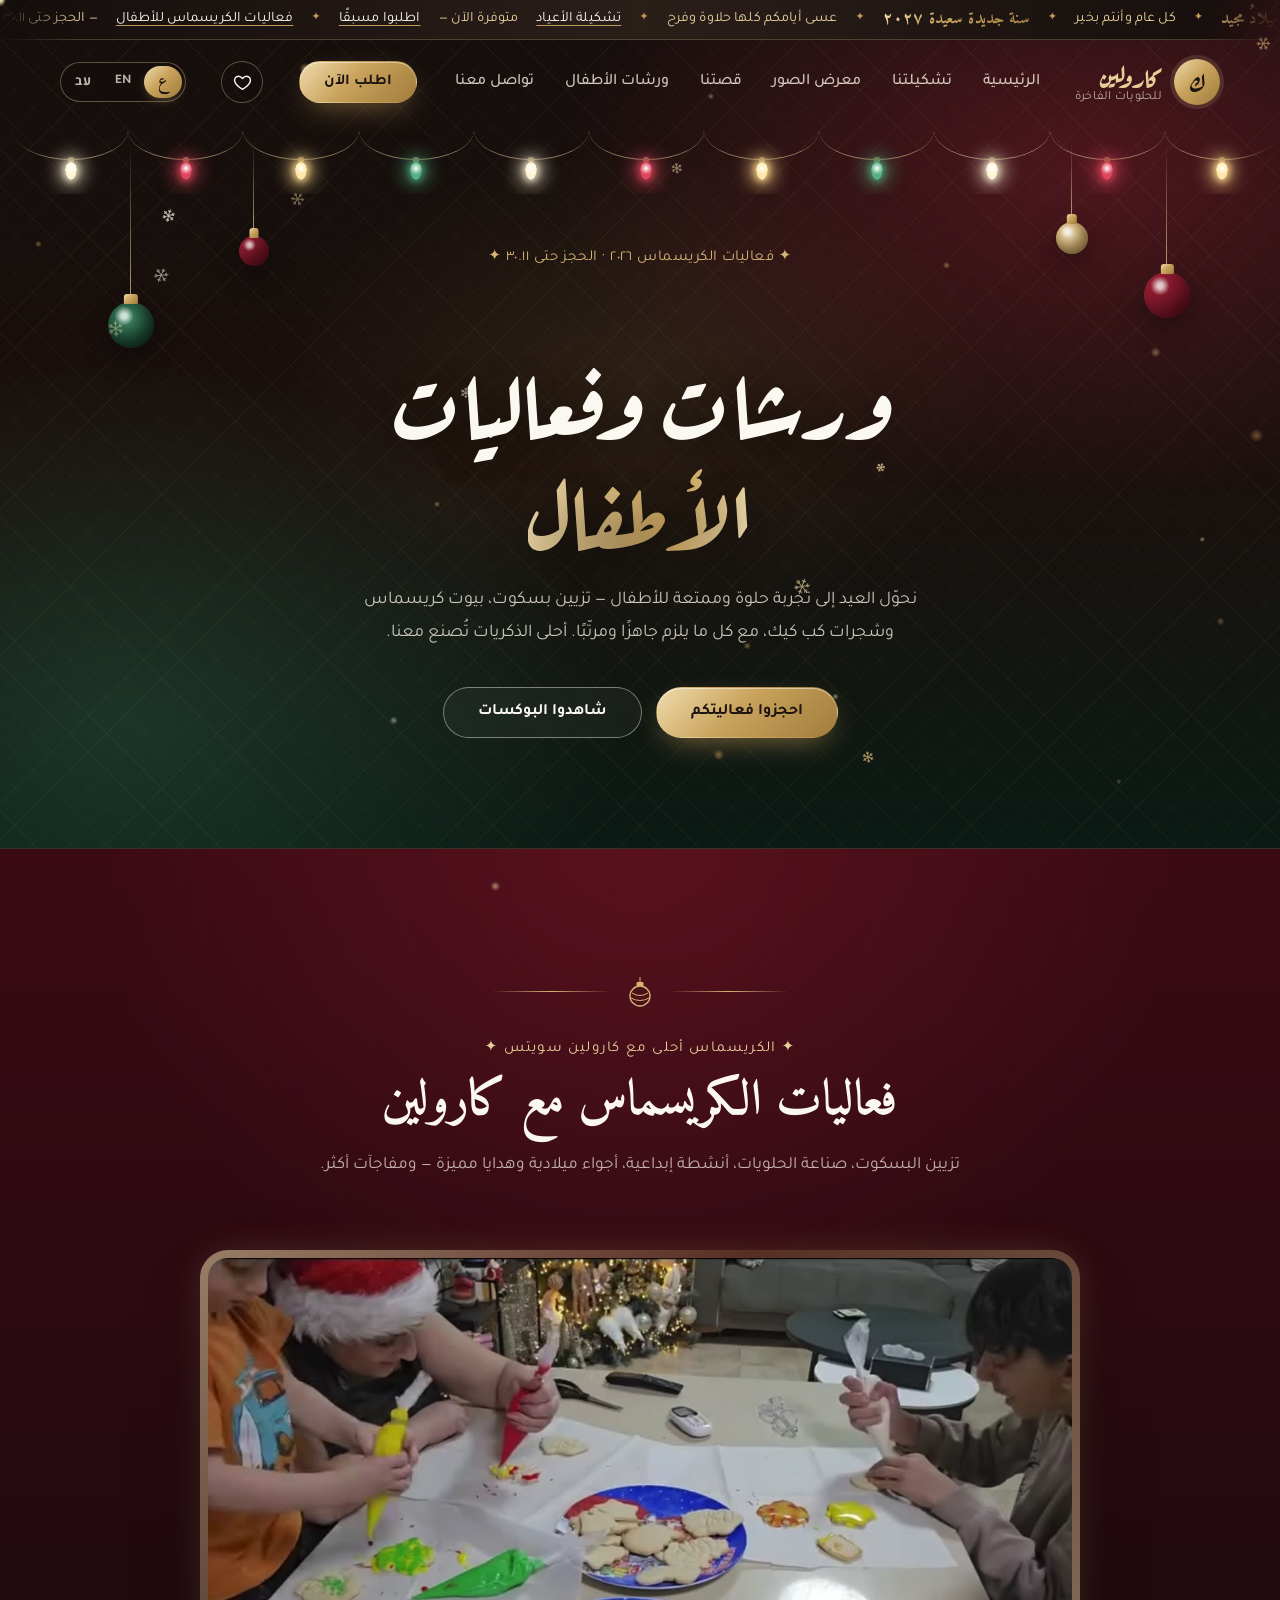
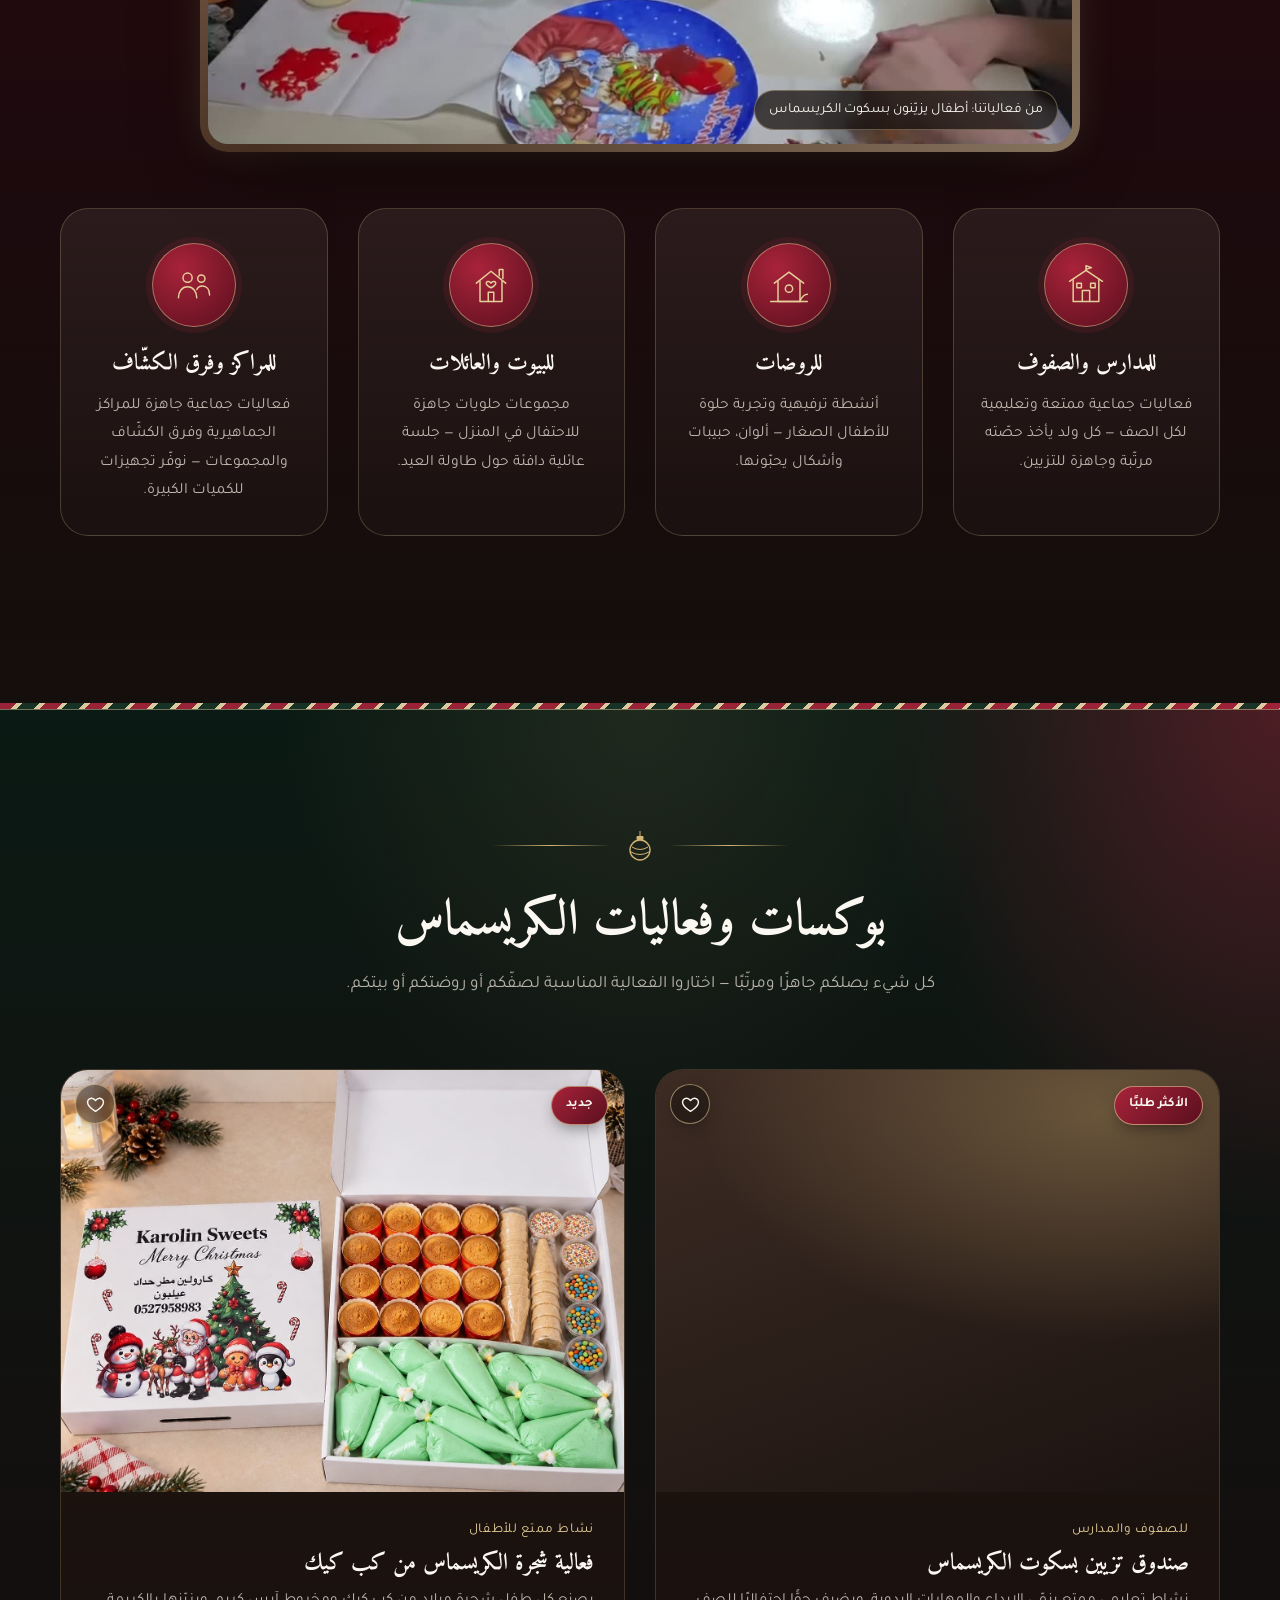
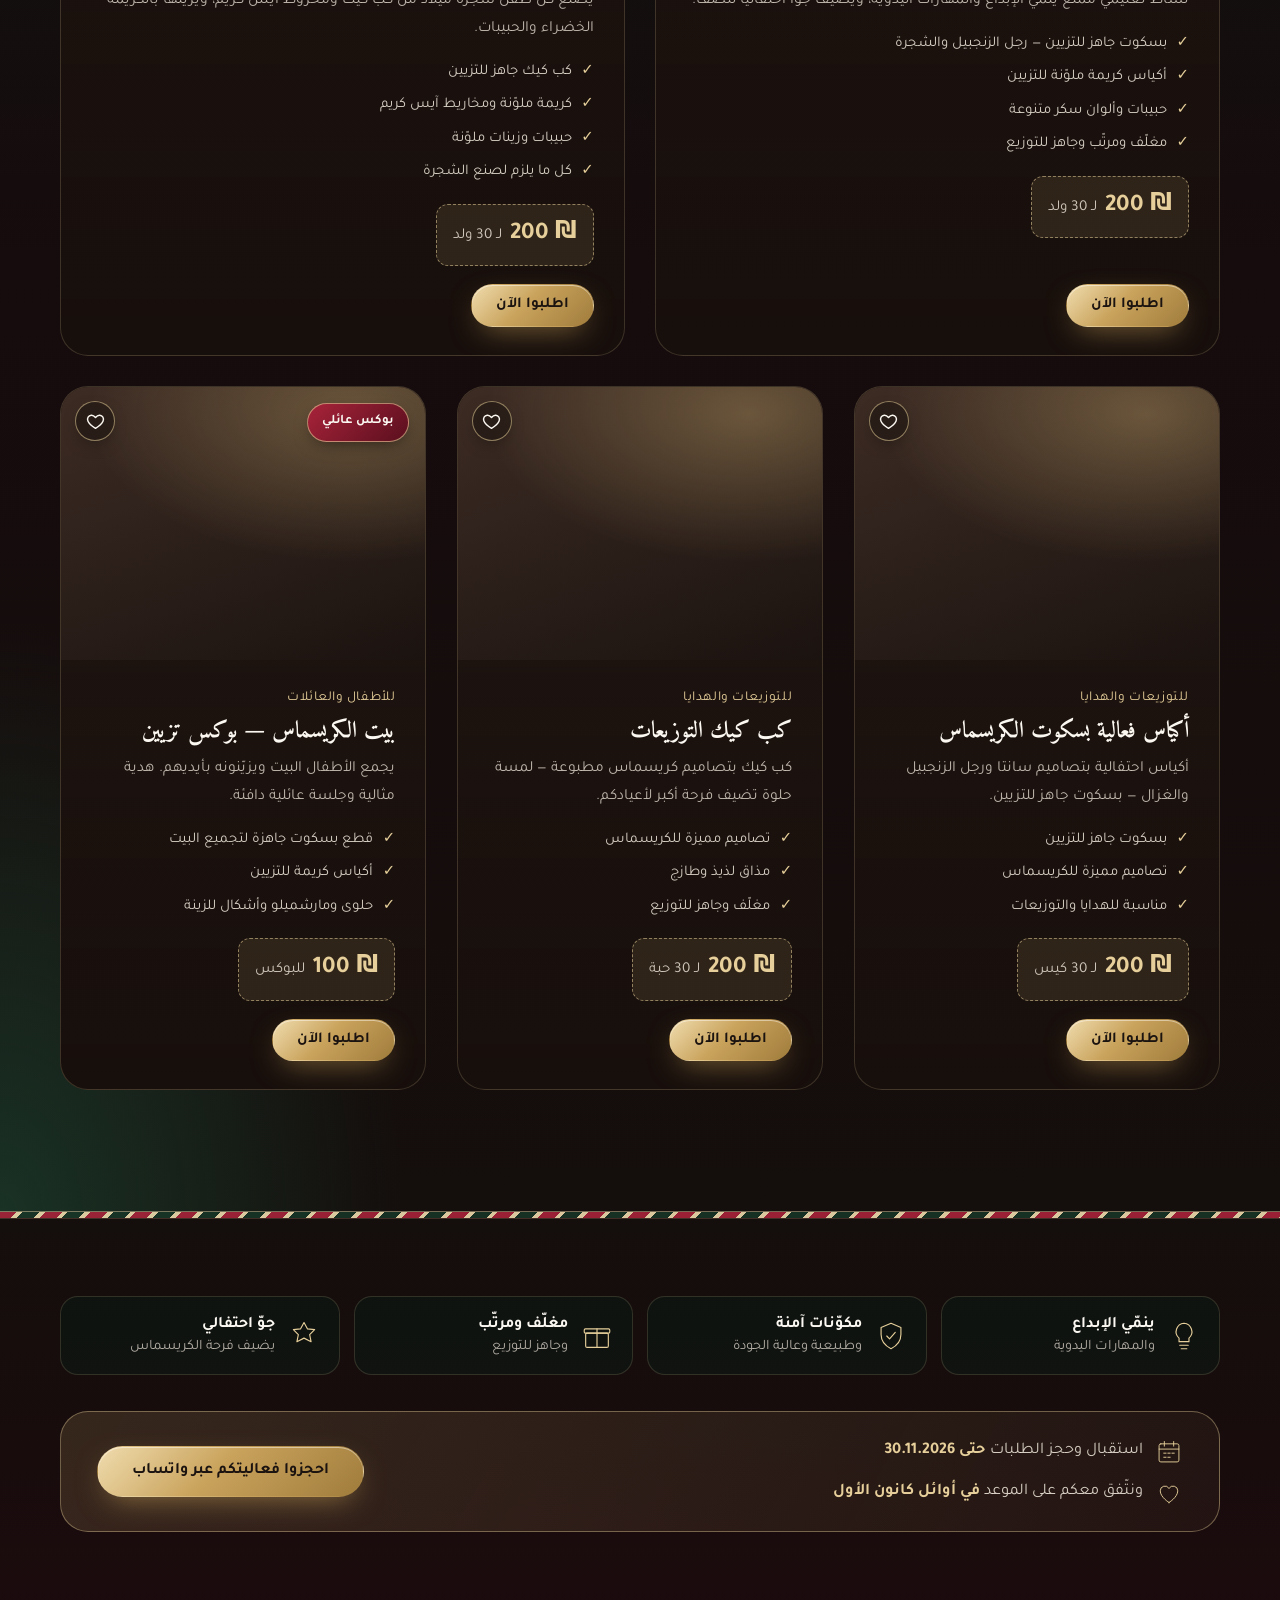
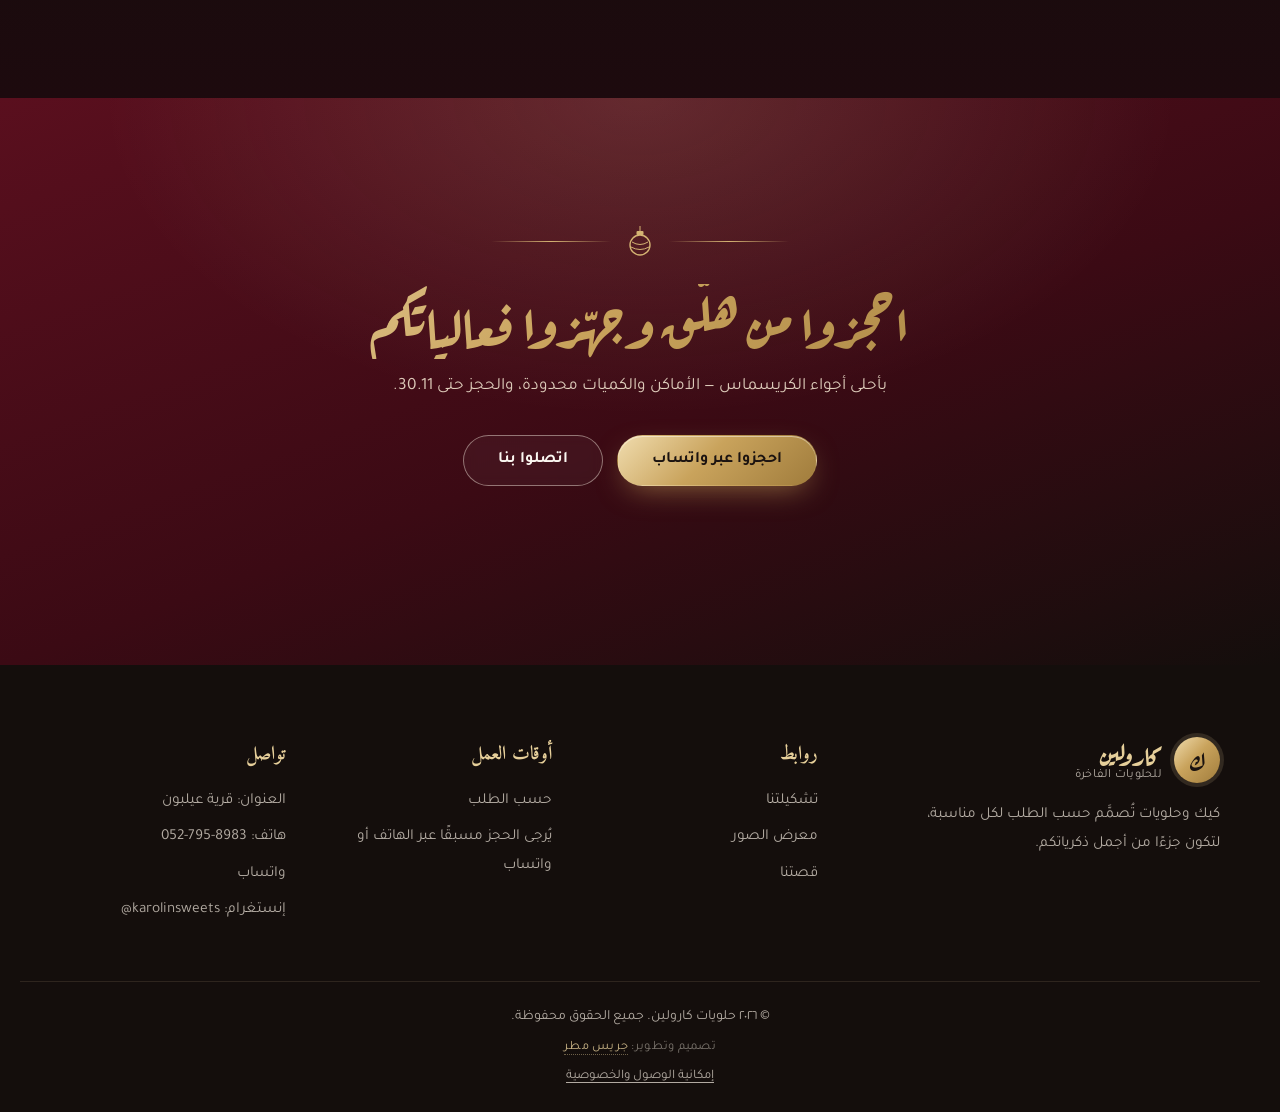
<file: workshops.html>
<!DOCTYPE html>
<html lang="ar" dir="rtl" class="festive">
<head>
  <meta charset="UTF-8">
  <script>(function(){try{var q=/[?&]lang=(en|he)\b/.exec(location.search);var l=q?q[1]:localStorage.getItem('karolin-lang');if(l==='en'||l==='he'){var d=document.documentElement;d.lang=l;d.dir=l==='en'?'ltr':'rtl';d.classList.add('i18n-pending');setTimeout(function(){d.classList.remove('i18n-pending')},2500);}}catch(e){}})();</script>
  <meta name="viewport" content="width=device-width, initial-scale=1">
  <title>ورشات وفعاليات الأطفال | حلويات كارولين</title>
  <meta name="description" content="فعاليات الكريسماس للأطفال من حلويات كارولين في عيلبون — للمدارس والروضات والبيوت: بوكسات تزيين بسكوت، بيت الكريسماس، شجرة الكب كيك وأكياس الفعاليات.">
  <meta property="og:type" content="website">
  <meta property="og:site_name" content="حلويات كارولين">
  <meta property="og:locale" content="ar_AR">
  <meta property="og:title" content="ورشات وفعاليات الأطفال | حلويات كارولين">
  <meta property="og:description" content="فعاليات الكريسماس للأطفال — للمدارس والروضات والبيوت. 30 ولد بـ 200 ₪ فقط. احجزوا عبر واتساب 0527958983.">
  <meta property="og:url" content="https://karolinsweets.com/workshops.html">
  <meta property="og:image" content="https://karolinsweets.com/images/og-workshops.jpg">
  <meta property="og:image:width" content="1200">
  <meta property="og:image:height" content="630">
  <meta name="twitter:card" content="summary_large_image">
  <meta name="theme-color" content="#1b1310">

  <link rel="preconnect" href="https://fonts.googleapis.com">
  <link rel="preconnect" href="https://fonts.gstatic.com" crossorigin>
  <link href="https://fonts.googleapis.com/css2?family=Aref+Ruqaa:wght@400;700&family=Amiri:ital,wght@0,400;0,700;1,400&family=Tajawal:wght@300;400;500;700&family=Cormorant+Garamond:ital,wght@0,500;0,600;0,700;1,500&family=Frank+Ruhl+Libre:wght@500;700&family=Heebo:wght@300;400;500;700&display=swap" rel="stylesheet">
  <link rel="stylesheet" href="style.css">
  <link rel="stylesheet" href="xmas.css">
</head>
<body class="page-gallery">
  <a class="skip-link" href="#main">تخطٍّ إلى المحتوى</a>

  <!-- ================= شريط تهاني الأعياد ================= -->
  <div class="festive-bar" role="region" aria-label="تهاني الأعياد">
    <div class="festive-bar__track">
      <ul class="festive-bar__group">
        <li><strong>ميلادٌ مجيد</strong></li>
        <li>كل عام وأنتم بخير</li>
        <li><strong>سنة جديدة سعيدة ٢٠٢٧</strong></li>
        <li>عسى أيامكم كلها حلاوة وفرح</li>
        <li><a href="christmas.html">تشكيلة الأعياد</a> متوفرة الآن — <a href="index.html#contact">اطلبوا مسبقًا</a></li>
        <li><a href="workshops.html">فعاليات الكريسماس للأطفال</a> — الحجز حتى ٣٠.١١</li>
      </ul>
      <ul class="festive-bar__group" aria-hidden="true">
        <li><strong>ميلادٌ مجيد</strong></li>
        <li>كل عام وأنتم بخير</li>
        <li><strong>سنة جديدة سعيدة ٢٠٢٧</strong></li>
        <li>عسى أيامكم كلها حلاوة وفرح</li>
        <li><a href="christmas.html" tabindex="-1">تشكيلة الأعياد</a> متوفرة الآن — <a href="index.html#contact" tabindex="-1">اطلبوا مسبقًا</a></li>
        <li><a href="workshops.html" tabindex="-1">فعاليات الكريسماس للأطفال</a> — الحجز حتى ٣٠.١١</li>
      </ul>
    </div>
  </div>

  <!-- ثلج ذهبي متساقط -->
  <canvas class="snow" aria-hidden="true"></canvas>

  <!-- ================= شريط التنقل ================= -->
  <header class="site-header" id="top">
    <div class="container nav">
      <a href="index.html#top" class="brand" aria-label="حلويات كارولين — الصفحة الرئيسية">
        <span class="brand__mark" aria-hidden="true">ك</span>
        <span class="brand__text">
          <span class="brand__name">كارولين</span>
          <span class="brand__tag">للحلويات الفاخرة</span>
        </span>
      </a>

      <input type="checkbox" id="nav-toggle" class="nav__toggle" aria-hidden="true">
      <label for="nav-toggle" class="nav__burger" aria-label="فتح القائمة">
        <span></span><span></span><span></span>
      </label>

      <nav class="nav__menu" aria-label="القائمة الرئيسية">
        <ul class="nav__links">
          <li><a href="index.html#top">الرئيسية</a></li>
          <li><a href="index.html#collection">تشكيلتنا</a></li>
          <li><a href="gallery.html">معرض الصور</a></li>
          <li><a href="index.html#story">قصتنا</a></li>
          <li><a href="workshops.html">ورشات الأطفال</a></li>
          <li><a href="index.html#contact">تواصل معنا</a></li>
        </ul>
        <a href="index.html#contact" class="btn btn--gold btn--sm">اطلب الآن</a>
      </nav>
    </div>
  </header>

  <main id="main">
    <!-- ================= واجهة الأعياد ================= -->
    <section class="xhero" aria-labelledby="xhero-title">
      <div class="garland" aria-hidden="true">
      <span class="garland__swag" style="--i:0"></span>
      <span class="garland__swag" style="--i:1"></span>
      <span class="garland__swag" style="--i:2"></span>
      <span class="garland__swag" style="--i:3"></span>
      <span class="garland__swag" style="--i:4"></span>
      <span class="garland__swag" style="--i:5"></span>
      <span class="garland__swag" style="--i:6"></span>
      <span class="garland__swag" style="--i:7"></span>
      <span class="garland__swag" style="--i:8"></span>
      <span class="garland__swag" style="--i:9"></span>
      <span class="garland__swag" style="--i:10"></span>
      <span class="garland__swag" style="--i:11"></span>
      <span class="garland__swag" style="--i:12"></span>
      <span class="garland__swag" style="--i:13"></span>
      <span class="garland__swag" style="--i:14"></span>
      <span class="garland__swag" style="--i:15"></span>
      <span class="garland__swag" style="--i:16"></span>
      <span class="garland__swag" style="--i:17"></span>
      <span class="garland__swag" style="--i:18"></span>
      <span class="garland__swag" style="--i:19"></span>
      <span class="garland__swag" style="--i:20"></span>
      <span class="garland__swag" style="--i:21"></span>
      <span class="garland__swag" style="--i:22"></span>
      <span class="garland__swag" style="--i:23"></span>
      <span class="garland__swag" style="--i:24"></span>
      <span class="garland__swag" style="--i:25"></span>
      </div>
      <div class="xsky" aria-hidden="true">
      <span class="xstar" style="--x:8%;--y:24%;--d:0s;--s:1"></span>
      <span class="xstar" style="--x:18%;--y:62%;--d:1.2s;--s:0.7"></span>
      <span class="xstar" style="--x:27%;--y:18%;--d:2.1s;--s:1.2"></span>
      <span class="xstar" style="--x:38%;--y:74%;--d:0.6s;--s:0.8"></span>
      <span class="xstar" style="--x:47%;--y:30%;--d:2.8s;--s:0.6"></span>
      <span class="xstar" style="--x:58%;--y:66%;--d:1.7s;--s:1"></span>
      <span class="xstar" style="--x:66%;--y:22%;--d:0.3s;--s:0.9"></span>
      <span class="xstar" style="--x:76%;--y:58%;--d:2.4s;--s:1.3"></span>
      <span class="xstar" style="--x:86%;--y:30%;--d:1s;--s:0.7"></span>
      <span class="xstar" style="--x:93%;--y:70%;--d:1.9s;--s:1"></span>
      <span class="xstar" style="--x:12%;--y:84%;--d:2.6s;--s:0.8"></span>
      <span class="xstar" style="--x:53%;--y:88%;--d:0.9s;--s:0.6"></span>
      <span class="xstar" style="--x:81%;--y:86%;--d:1.4s;--s:0.9"></span>
      <span class="xstar" style="--x:33%;--y:44%;--d:3s;--s:0.6"></span>
      </div>
      <span class="bauble" style="--x:7%;--len:120px;--d:-1s" aria-hidden="true"><i></i></span>
      <span class="bauble bauble--gold bauble--far" style="--x:15%;--len:70px;--size:32px;--d:-3s" aria-hidden="true"><i></i></span>
      <span class="bauble bauble--pine" style="--x:88%;--len:150px;--d:-2s" aria-hidden="true"><i></i></span>
      <span class="bauble bauble--far" style="--x:79%;--len:84px;--size:30px;--d:-4s" aria-hidden="true"><i></i></span>

      <div class="container xhero__inner">
        <p class="xhero__eyebrow">✦ فعاليات الكريسماس ٢٠٢٦ · الحجز حتى ٣٠.١١ ✦</p>
        <p class="xhero__greet"><span>للمدارس</span><span>للروضات</span><span>للبيوت</span></p>
        <h1 id="xhero-title" class="xhero__title">ورشات وفعاليات<br><em>الأطفال</em></h1>
        <p class="xhero__lead">نحوّل العيد إلى تجربة حلوة وممتعة للأطفال — تزيين بسكوت، بيوت كريسماس وشجرات كب كيك، مع كل ما يلزم جاهزًا ومرتّبًا. أحلى الذكريات تُصنع معنا.</p>
        <div class="xhero__actions">
          <a href="https://wa.me/972527958983?text=%D9%85%D8%B1%D8%AD%D8%A8%D9%8B%D8%A7%20%D9%83%D8%A7%D8%B1%D9%88%D9%84%D9%8A%D9%86%D8%8C%20%D8%A3%D9%88%D8%AF%D9%91%20%D8%AD%D8%AC%D8%B2%20%D9%81%D8%B9%D8%A7%D9%84%D9%8A%D8%A9%20%D9%83%D8%B1%D9%8A%D8%B3%D9%85%D8%A7%D8%B3%20%D9%84%D9%84%D8%A3%D8%B7%D9%81%D8%A7%D9%84.%20%D8%A7%D9%84%D9%85%D9%83%D8%A7%D9%86%20%28%D9%85%D8%AF%D8%B1%D8%B3%D8%A9/%D8%B1%D9%88%D8%B6%D8%A9/%D8%A8%D9%8A%D8%AA%29%3A%20%D8%8C%20%D8%B9%D8%AF%D8%AF%20%D8%A7%D9%84%D8%A3%D8%B7%D9%81%D8%A7%D9%84%3A%20" class="btn btn--gold btn--shimmer" target="_blank" rel="noopener">احجزوا فعاليتكم</a>
          <a href="#kits" class="btn btn--ghost">شاهدوا البوكسات</a>
        </div>
      </div>
    </section>


    <!-- ================= لمن الفعاليات ================= -->
    <section class="section xact" id="who" aria-labelledby="who-title">
      <div class="container">
        <header class="xsec-head">
          <div class="xdivider" aria-hidden="true"><span></span><svg viewBox="0 0 26 30" aria-hidden="true"><line x1="13" y1="0" x2="13" y2="6" stroke="currentColor" stroke-width="1"/><rect x="9.5" y="5" width="7" height="4" rx="1" fill="currentColor"/><circle cx="13" cy="19" r="10" fill="none" stroke="currentColor" stroke-width="1.4"/><path d="M5 16 Q13 21 21 16 M4 21 Q13 26 22 21" fill="none" stroke="currentColor" stroke-width="1"/></svg><span></span></div>
          <p class="xact__eyebrow">✦ الكريسماس أحلى مع كارولين سويتس ✦</p>
          <h2 id="who-title">فعاليات الكريسماس مع كارولين</h2>
          <p>تزيين البسكوت، صناعة الحلويات، أنشطة إبداعية، أجواء ميلادية وهدايا مميزة — ومفاجآت أكثر.</p>
        </header>

        <figure class="xact__video">
          <video src="videos/kids-cookie-decorating.mp4" poster="images/kids-cookie-decorating-poster.jpg" autoplay muted loop playsinline preload="metadata" aria-label="أطفال يزيّنون بسكوت الكريسماس"></video>
          <figcaption>من فعالياتنا: أطفال يزيّنون بسكوت الكريسماس</figcaption>
        </figure>

        <div class="xact__grid xact__grid--4">
          <article class="xact__card">
            <span class="xact__icon"><svg viewBox="0 0 48 48" fill="none" stroke="currentColor" stroke-width="1.6" stroke-linecap="round" stroke-linejoin="round" aria-hidden="true"><path d="M6 20L24 8l18 12"/><path d="M10 18v24h28V18"/><path d="M20 42V30h8v12"/><path d="M24 8V3l6 2-6 2"/><rect x="14" y="22" width="5" height="5"/><rect x="29" y="22" width="5" height="5"/></svg></span>
            <h3>للمدارس والصفوف</h3>
            <p>فعاليات جماعية ممتعة وتعليمية لكل الصف — كل ولد يأخذ حصّته مرتّبة وجاهزة للتزيين.</p>
          </article>
          <article class="xact__card">
            <span class="xact__icon"><svg viewBox="0 0 48 48" fill="none" stroke="currentColor" stroke-width="1.6" stroke-linecap="round" stroke-linejoin="round" aria-hidden="true"><path d="M8 22L24 10l16 12"/><path d="M12 20v22h24V20"/><circle cx="24" cy="28" r="4"/><path d="M36 42c2-6 6-8 8-8"/><path d="M4 42h40"/></svg></span>
            <h3>للروضات</h3>
            <p>أنشطة ترفيهية وتجربة حلوة للأطفال الصغار — ألوان، حبيبات وأشكال يحبّونها.</p>
          </article>
          <article class="xact__card">
            <span class="xact__icon"><svg viewBox="0 0 48 48" fill="none" stroke="currentColor" stroke-width="1.6" stroke-linecap="round" stroke-linejoin="round" aria-hidden="true"><path d="M8 22L24 9l16 13"/><path d="M12 20v22h24V20"/><path d="M21 42V32h6v10"/><path d="M33 14V7h4v10"/><path d="M24 22c-2-3-6-2-5 1 1 2 5 4 5 4s4-2 5-4c1-3-3-4-5-1z"/></svg></span>
            <h3>للبيوت والعائلات</h3>
            <p>مجموعات حلويات جاهزة للاحتفال في المنزل — جلسة عائلية دافئة حول طاولة العيد.</p>
          </article>
          <article class="xact__card">
            <span class="xact__icon"><svg viewBox="0 0 48 48" fill="none" stroke="currentColor" stroke-width="1.6" stroke-linecap="round" stroke-linejoin="round" aria-hidden="true"><circle cx="17" cy="16" r="5"/><circle cx="32" cy="17" r="4"/><path d="M7 38c0-7 4-12 10-12s10 5 10 12"/><path d="M27 29c1-2 3-4 6-4 5 0 8 4 8 10"/></svg></span>
            <h3>للمراكز وفرق الكشّاف</h3>
            <p>فعاليات جماعية جاهزة للمراكز الجماهيرية وفرق الكشّاف والمجموعات — نوفّر تجهيزات للكميات الكبيرة.</p>
          </article>
        </div>
      </div>
    </section>

    <!-- ================= البوكسات والفعاليات ================= -->
    <section class="section xcakes" id="kits" aria-labelledby="kits-title">
      <div class="container">
        <header class="xsec-head">
          <div class="xdivider" aria-hidden="true"><span></span><svg viewBox="0 0 26 30" aria-hidden="true"><line x1="13" y1="0" x2="13" y2="6" stroke="currentColor" stroke-width="1"/><rect x="9.5" y="5" width="7" height="4" rx="1" fill="currentColor"/><circle cx="13" cy="19" r="10" fill="none" stroke="currentColor" stroke-width="1.4"/><path d="M5 16 Q13 21 21 16 M4 21 Q13 26 22 21" fill="none" stroke="currentColor" stroke-width="1"/></svg><span></span></div>
          <h2 id="kits-title">بوكسات وفعاليات الكريسماس</h2>
          <p>كل شيء يصلكم جاهزًا ومرتّبًا — اختاروا الفعالية المناسبة لصفّكم أو روضتكم أو بيتكم.</p>
        </header>
        <div class="kits">
          <article class="kit kit--photo">
            <figure class="kit__media media">
              <img src="images/kids-kit-cookie-box.jpg" alt="صندوق فعالية تزيين بسكوت الكريسماس من كارولين سويتس" loading="lazy" decoding="async" onerror="this.parentElement.classList.add('is-empty');this.remove()">
              <span class="kit__badge">الأكثر طلبًا</span>
            </figure>
            <div class="kit__body">
              <p class="kit__eyebrow">للصفوف والمدارس</p>
              <h3>صندوق تزيين بسكوت الكريسماس</h3>
              <p>نشاط تعليمي ممتع ينمّي الإبداع والمهارات اليدوية، ويضيف جوًّا احتفاليًا للصف.</p>
              <ul class="kit__list"><li>بسكوت جاهز للتزيين — رجل الزنجبيل والشجرة</li><li>أكياس كريمة ملوّنة للتزيين</li><li>حبيبات وألوان سكر متنوعة</li><li>مغلّف ومرتّب وجاهز للتوزيع</li></ul>
              <p class="kit__price"><strong>200 ₪</strong><span>لـ 30 ولد</span></p>
              <a href="https://wa.me/972527958983?text=%D9%85%D8%B1%D8%AD%D8%A8%D9%8B%D8%A7%20%D9%83%D8%A7%D8%B1%D9%88%D9%84%D9%8A%D9%86%D8%8C%20%D8%A3%D9%88%D8%AF%D9%91%20%D8%B7%D9%84%D8%A8%20%D8%B5%D9%86%D8%AF%D9%88%D9%82%20%D8%AA%D8%B2%D9%8A%D9%8A%D9%86%20%D8%A8%D8%B3%D9%83%D9%88%D8%AA%20%D8%A7%D9%84%D9%83%D8%B1%D9%8A%D8%B3%D9%85%D8%A7%D8%B3.%20%D8%B9%D8%AF%D8%AF%20%D8%A7%D9%84%D8%A3%D8%B7%D9%81%D8%A7%D9%84%3A%20" class="btn btn--gold btn--shimmer btn--sm" target="_blank" rel="noopener">اطلبوا الآن</a>
            </div>
          </article>
          <article class="kit kit--photo">
            <figure class="kit__media media">
              <img src="images/kids-kit-cupcake-tree.jpg" alt="صندوق فعالية شجرة الكريسماس من كب كيك ومخاريط وكريمة خضراء" loading="lazy" decoding="async" onerror="this.parentElement.classList.add('is-empty');this.remove()">
              <span class="kit__badge">جديد</span>
            </figure>
            <div class="kit__body">
              <p class="kit__eyebrow">نشاط ممتع للأطفال</p>
              <h3>فعالية شجرة الكريسماس من كب كيك</h3>
              <p>يصنع كل طفل شجرة ميلاد من كب كيك ومخروط آيس كريم، ويزيّنها بالكريمة الخضراء والحبيبات.</p>
              <ul class="kit__list"><li>كب كيك جاهز للتزيين</li><li>كريمة ملوّنة ومخاريط آيس كريم</li><li>حبيبات وزينات ملوّنة</li><li>كل ما يلزم لصنع الشجرة</li></ul>
              <p class="kit__price"><strong>200 ₪</strong><span>لـ 30 ولد</span></p>
              <a href="https://wa.me/972527958983?text=%D9%85%D8%B1%D8%AD%D8%A8%D9%8B%D8%A7%20%D9%83%D8%A7%D8%B1%D9%88%D9%84%D9%8A%D9%86%D8%8C%20%D8%A3%D9%88%D8%AF%D9%91%20%D8%B7%D9%84%D8%A8%20%D9%81%D8%B9%D8%A7%D9%84%D9%8A%D8%A9%20%D8%B4%D8%AC%D8%B1%D8%A9%20%D8%A7%D9%84%D9%83%D8%B1%D9%8A%D8%B3%D9%85%D8%A7%D8%B3%20%D9%85%D9%86%20%D9%83%D8%A8%20%D9%83%D9%8A%D9%83.%20%D8%B9%D8%AF%D8%AF%20%D8%A7%D9%84%D8%A3%D8%B7%D9%81%D8%A7%D9%84%3A%20" class="btn btn--gold btn--shimmer btn--sm" target="_blank" rel="noopener">اطلبوا الآن</a>
            </div>
          </article>
          <article class="kit kit--photo kit--third">
            <figure class="kit__media media">
              <img src="images/kids-kit-cookie-bags.jpg" alt="أكياس فعالية بسكوت الكريسماس بتصاميم سانتا ورجل الزنجبيل" loading="lazy" decoding="async" onerror="this.parentElement.classList.add('is-empty');this.remove()">
            </figure>
            <div class="kit__body">
              <p class="kit__eyebrow">للتوزيعات والهدايا</p>
              <h3>أكياس فعالية بسكوت الكريسماس</h3>
              <p>أكياس احتفالية بتصاميم سانتا ورجل الزنجبيل والغزال — بسكوت جاهز للتزيين.</p>
              <ul class="kit__list"><li>بسكوت جاهز للتزيين</li><li>تصاميم مميزة للكريسماس</li><li>مناسبة للهدايا والتوزيعات</li></ul>
              <p class="kit__price"><strong>200 ₪</strong><span>لـ 30 كيس</span></p>
              <a href="https://wa.me/972527958983?text=%D9%85%D8%B1%D8%AD%D8%A8%D9%8B%D8%A7%20%D9%83%D8%A7%D8%B1%D9%88%D9%84%D9%8A%D9%86%D8%8C%20%D8%A3%D9%88%D8%AF%D9%91%20%D8%B7%D9%84%D8%A8%20%D8%A3%D9%83%D9%8A%D8%A7%D8%B3%20%D9%81%D8%B9%D8%A7%D9%84%D9%8A%D8%A9%20%D8%A8%D8%B3%D9%83%D9%88%D8%AA%20%D8%A7%D9%84%D9%83%D8%B1%D9%8A%D8%B3%D9%85%D8%A7%D8%B3.%20%D8%A7%D9%84%D8%B9%D8%AF%D8%AF%3A%20" class="btn btn--gold btn--shimmer btn--sm" target="_blank" rel="noopener">اطلبوا الآن</a>
            </div>
          </article>
          <article class="kit kit--photo kit--third">
            <figure class="kit__media media">
              <img src="images/kids-kit-cupcakes.jpg" alt="كب كيك التوزيعات بتصاميم كريسماس مطبوعة" loading="lazy" decoding="async" onerror="this.parentElement.classList.add('is-empty');this.remove()">
            </figure>
            <div class="kit__body">
              <p class="kit__eyebrow">للتوزيعات والهدايا</p>
              <h3>كب كيك التوزيعات</h3>
              <p>كب كيك بتصاميم كريسماس مطبوعة — لمسة حلوة تضيف فرحة أكبر لأعيادكم.</p>
              <ul class="kit__list"><li>تصاميم مميزة للكريسماس</li><li>مذاق لذيذ وطازج</li><li>مغلّف وجاهز للتوزيع</li></ul>
              <p class="kit__price"><strong>200 ₪</strong><span>لـ 30 حبة</span></p>
              <a href="https://wa.me/972527958983?text=%D9%85%D8%B1%D8%AD%D8%A8%D9%8B%D8%A7%20%D9%83%D8%A7%D8%B1%D9%88%D9%84%D9%8A%D9%86%D8%8C%20%D8%A3%D9%88%D8%AF%D9%91%20%D8%B7%D9%84%D8%A8%20%D9%83%D8%A8%20%D9%83%D9%8A%D9%83%20%D8%A7%D9%84%D8%AA%D9%88%D8%B2%D9%8A%D8%B9%D8%A7%D8%AA%20%D9%84%D9%84%D9%83%D8%B1%D9%8A%D8%B3%D9%85%D8%A7%D8%B3.%20%D8%A7%D9%84%D8%B9%D8%AF%D8%AF%3A%20" class="btn btn--gold btn--shimmer btn--sm" target="_blank" rel="noopener">اطلبوا الآن</a>
            </div>
          </article>
          <article class="kit kit--photo kit--third">
            <figure class="kit__media media">
              <img src="images/kids-kit-gingerbread-house.jpg" alt="بوكس تزيين بيت الكريسماس من البسكوت" loading="lazy" decoding="async" onerror="this.parentElement.classList.add('is-empty');this.remove()">
              <span class="kit__badge">بوكس عائلي</span>
            </figure>
            <div class="kit__body">
              <p class="kit__eyebrow">للأطفال والعائلات</p>
              <h3>بيت الكريسماس — بوكس تزيين</h3>
              <p>يجمع الأطفال البيت ويزيّنونه بأيديهم. هدية مثالية وجلسة عائلية دافئة.</p>
              <ul class="kit__list"><li>قطع بسكوت جاهزة لتجميع البيت</li><li>أكياس كريمة للتزيين</li><li>حلوى ومارشميلو وأشكال للزينة</li></ul>
              <p class="kit__price"><strong>100 ₪</strong><span>للبوكس</span></p>
              <a href="https://wa.me/972527958983?text=%D9%85%D8%B1%D8%AD%D8%A8%D9%8B%D8%A7%20%D9%83%D8%A7%D8%B1%D9%88%D9%84%D9%8A%D9%86%D8%8C%20%D8%A3%D9%88%D8%AF%D9%91%20%D8%B7%D9%84%D8%A8%20%D8%A8%D9%88%D9%83%D8%B3%20%D8%A8%D9%8A%D8%AA%20%D8%A7%D9%84%D9%83%D8%B1%D9%8A%D8%B3%D9%85%D8%A7%D8%B3.%20%D8%B9%D8%AF%D8%AF%20%D8%A7%D9%84%D8%A8%D9%88%D9%83%D8%B3%D8%A7%D8%AA%3A%20" class="btn btn--gold btn--shimmer btn--sm" target="_blank" rel="noopener">اطلبوا الآن</a>
            </div>
          </article>
        </div>
      </div>
    </section>

    <!-- ================= الحجز ================= -->
    <section class="section xact xact--book" id="book" aria-labelledby="book-title">
      <div class="container">
        <h2 class="visually-hidden" id="book-title">الحجز</h2>
        <ul class="xact__facts" role="list">
          <li><svg viewBox="0 0 48 48" fill="none" stroke="currentColor" stroke-width="1.6" stroke-linecap="round" stroke-linejoin="round" aria-hidden="true"><path d="M24 6a12 12 0 0 1 7 21v5H17v-5A12 12 0 0 1 24 6z"/><path d="M18 37h12M20 42h8"/></svg><span><strong>ينمّي الإبداع</strong>والمهارات اليدوية</span></li>
          <li><svg viewBox="0 0 48 48" fill="none" stroke="currentColor" stroke-width="1.6" stroke-linecap="round" stroke-linejoin="round" aria-hidden="true"><path d="M24 6l14 6v10c0 9-6 16-14 20-8-4-14-11-14-20V12z"/><path d="M18 24l4 4 8-9"/></svg><span><strong>مكوّنات آمنة</strong>وطبيعية وعالية الجودة</span></li>
          <li><svg viewBox="0 0 48 48" fill="none" stroke="currentColor" stroke-width="1.6" stroke-linecap="round" stroke-linejoin="round" aria-hidden="true"><rect x="8" y="20" width="32" height="20" rx="2"/><rect x="6" y="14" width="36" height="6" rx="1.5"/><path d="M24 14v26"/></svg><span><strong>مغلّف ومرتّب</strong>وجاهز للتوزيع</span></li>
          <li><svg viewBox="0 0 48 48" fill="none" stroke="currentColor" stroke-width="1.6" stroke-linecap="round" stroke-linejoin="round" aria-hidden="true"><path d="M24 5l5 9 10 1-7 7 2 10-10-5-10 5 2-10-7-7 10-1z"/></svg><span><strong>جوّ احتفالي</strong>يضيف فرحة الكريسماس</span></li>
        </ul>
        <div class="xact__book">
          <div class="xact__dates">
            <p><svg viewBox="0 0 48 48" fill="none" stroke="currentColor" stroke-width="1.6" stroke-linecap="round" stroke-linejoin="round" aria-hidden="true"><rect x="7" y="10" width="34" height="31" rx="3"/><path d="M7 19h34M16 6v8M32 6v8"/><path d="M15 26h4M22 26h4M29 26h4M15 33h4M22 33h4"/></svg><span>استقبال وحجز الطلبات <strong>حتى 30.11.2026</strong></span></p>
            <p><svg viewBox="0 0 48 48" fill="none" stroke="currentColor" stroke-width="1.6" stroke-linecap="round" stroke-linejoin="round" aria-hidden="true"><path d="M24 42s-15-9-15-20a8 8 0 0 1 15-4 8 8 0 0 1 15 4c0 11-15 20-15 20z"/></svg><span>ونتّفق معكم على الموعد <strong>في أوائل كانون الأول</strong></span></p>
          </div>
          <a href="https://wa.me/972527958983?text=%D9%85%D8%B1%D8%AD%D8%A8%D9%8B%D8%A7%20%D9%83%D8%A7%D8%B1%D9%88%D9%84%D9%8A%D9%86%D8%8C%20%D8%A3%D9%88%D8%AF%D9%91%20%D8%AD%D8%AC%D8%B2%20%D9%81%D8%B9%D8%A7%D9%84%D9%8A%D8%A9%20%D9%83%D8%B1%D9%8A%D8%B3%D9%85%D8%A7%D8%B3%20%D9%84%D9%84%D8%A3%D8%B7%D9%81%D8%A7%D9%84.%20%D8%A7%D9%84%D9%85%D9%83%D8%A7%D9%86%20%28%D9%85%D8%AF%D8%B1%D8%B3%D8%A9/%D8%B1%D9%88%D8%B6%D8%A9/%D8%A8%D9%8A%D8%AA%29%3A%20%D8%8C%20%D8%B9%D8%AF%D8%AF%20%D8%A7%D9%84%D8%A3%D8%B7%D9%81%D8%A7%D9%84%3A%20" class="btn btn--gold btn--shimmer" target="_blank" rel="noopener">احجزوا فعاليتكم عبر واتساب</a>
        </div>
      </div>
    </section>

    <!-- ================= دعوة الطلب ================= -->
    <section class="xcta" aria-labelledby="xcta-title">
      <div class="xsky" aria-hidden="true">
        <span class="xstar" style="--x:10%;--y:25%;--d:.4s"></span>
        <span class="xstar" style="--x:85%;--y:30%;--d:1.6s;--s:1.3"></span>
        <span class="xstar" style="--x:22%;--y:75%;--d:2.4s;--s:.8"></span>
        <span class="xstar" style="--x:72%;--y:78%;--d:1s;--s:.7"></span>
      </div>
      <div class="container">
        <div class="xdivider" aria-hidden="true"><span></span><svg viewBox="0 0 26 30" aria-hidden="true"><line x1="13" y1="0" x2="13" y2="6" stroke="currentColor" stroke-width="1"/><rect x="9.5" y="5" width="7" height="4" rx="1" fill="currentColor"/><circle cx="13" cy="19" r="10" fill="none" stroke="currentColor" stroke-width="1.4"/><path d="M5 16 Q13 21 21 16 M4 21 Q13 26 22 21" fill="none" stroke="currentColor" stroke-width="1"/></svg><span></span></div>
        <h2 id="xcta-title">احجزوا من هلّق وجهّزوا فعالياتكم</h2>
        <p>بأحلى أجواء الكريسماس — الأماكن والكميات محدودة، والحجز حتى 30.11.</p>
        <div class="xhero__actions">
          <a href="https://wa.me/972527958983?text=%D9%85%D8%B1%D8%AD%D8%A8%D9%8B%D8%A7%20%D9%83%D8%A7%D8%B1%D9%88%D9%84%D9%8A%D9%86%D8%8C%20%D8%A3%D9%88%D8%AF%D9%91%20%D8%AD%D8%AC%D8%B2%20%D9%81%D8%B9%D8%A7%D9%84%D9%8A%D8%A9%20%D9%83%D8%B1%D9%8A%D8%B3%D9%85%D8%A7%D8%B3%20%D9%84%D9%84%D8%A3%D8%B7%D9%81%D8%A7%D9%84.%20%D8%A7%D9%84%D9%85%D9%83%D8%A7%D9%86%20%28%D9%85%D8%AF%D8%B1%D8%B3%D8%A9/%D8%B1%D9%88%D8%B6%D8%A9/%D8%A8%D9%8A%D8%AA%29%3A%20%D8%8C%20%D8%B9%D8%AF%D8%AF%20%D8%A7%D9%84%D8%A3%D8%B7%D9%81%D8%A7%D9%84%3A%20" class="btn btn--gold btn--shimmer" target="_blank" rel="noopener">احجزوا عبر واتساب</a>
          <a href="tel:+972527958983" class="btn btn--ghost">اتصلوا بنا</a>
        </div>
      </div>
    </section>

  </main>

  <!-- ================= التذييل ================= -->
  <footer class="site-footer">
    <div class="container footer__grid">
      <div class="footer__brand">
        <a href="index.html#top" class="brand">
          <span class="brand__mark" aria-hidden="true">ك</span>
          <span class="brand__text">
            <span class="brand__name">كارولين</span>
            <span class="brand__tag">للحلويات الفاخرة</span>
          </span>
        </a>
        <p>كيك وحلويات تُصمَّم حسب الطلب لكل مناسبة، لتكون جزءًا من أجمل ذكرياتكم.</p>
      </div>
      <div>
        <h3 class="footer__title">روابط</h3>
        <ul class="footer__list">
          <li><a href="index.html#collection">تشكيلتنا</a></li>
          <li><a href="gallery.html">معرض الصور</a></li>
          <li><a href="index.html#story">قصتنا</a></li>
        </ul>
      </div>
      <div>
        <h3 class="footer__title">أوقات العمل</h3>
        <ul class="footer__list">
          <li>حسب الطلب</li>
          <li>يُرجى الحجز مسبقًا عبر الهاتف أو واتساب</li>
        </ul>
      </div>
      <div>
        <h3 class="footer__title">تواصل</h3>
        <ul class="footer__list">
          <li>العنوان: قرية عيلبون</li>
          <li>هاتف: <a href="tel:+972527958983" dir="ltr">052-795-8983</a></li>
          <li><a href="https://wa.me/972527958983?text=%D9%85%D8%B1%D8%AD%D8%A8%D9%8B%D8%A7%20%D9%83%D8%A7%D8%B1%D9%88%D9%84%D9%8A%D9%86%D8%8C%20%D8%A3%D9%88%D8%AF%D9%91%20%D8%A7%D9%84%D8%A7%D8%B3%D8%AA%D9%81%D8%B3%D8%A7%D8%B1%20%D8%B9%D9%86%20%D8%B7%D9%84%D8%A8%20%D9%84%D9%85%D9%86%D8%A7%D8%B3%D8%A8%D8%A9" target="_blank" rel="noopener">واتساب</a></li>
          <li>إنستغرام: <a href="https://www.instagram.com/karolinsweets/" target="_blank" rel="noopener" dir="ltr">@karolinsweets</a></li>
        </ul>
      </div>
    </div>
    <div class="container footer__bottom">
      <p>© ٢٠٢٦ حلويات كارولين. جميع الحقوق محفوظة.</p>
      <p class="footer__credit">تصميم وتطوير: <a href="https://wa.me/972526802717?text=%D9%85%D8%B1%D8%AD%D8%A8%D9%8B%D8%A7%20%D8%AC%D8%B1%D9%8A%D8%B3%D8%8C%20%D8%B4%D9%81%D8%AA%20%D9%85%D9%88%D9%82%D8%B9%20%D8%AD%D9%84%D9%88%D9%8A%D8%A7%D8%AA%20%D9%83%D8%A7%D8%B1%D9%88%D9%84%D9%8A%D9%86%20%D9%88%D8%A8%D8%AF%D9%8A%20%D8%A3%D8%B3%D8%AA%D9%81%D8%B3%D8%B1%20%D8%B9%D9%86%20%D8%AA%D8%B5%D9%85%D9%8A%D9%85%20%D9%85%D9%88%D9%82%D8%B9%20%F0%9F%99%82" target="_blank" rel="noopener">جريس مطر</a></p>
      <p class="footer__legal"><a href="accessibility.html">إمكانية الوصول والخصوصية</a></p>
    </div>
  </footer>

  <script>
    (function () {
      var header = document.querySelector('.site-header');
      var toggle = document.getElementById('nav-toggle');
      function onScroll() { header.classList.toggle('is-scrolled', window.scrollY > 40); }
      window.addEventListener('scroll', onScroll, { passive: true });
      onScroll();
      document.querySelectorAll('.nav__menu a').forEach(function (a) {
        a.addEventListener('click', function () { toggle.checked = false; });
      });
    })();
  </script>
  <script src="festive.js" defer></script>
  <script src="i18n-dict.js"></script>
  <script src="i18n.js"></script>
  <script src="order.js"></script>
  <script src="wishlist.js"></script>
</body>
</html>
</file>
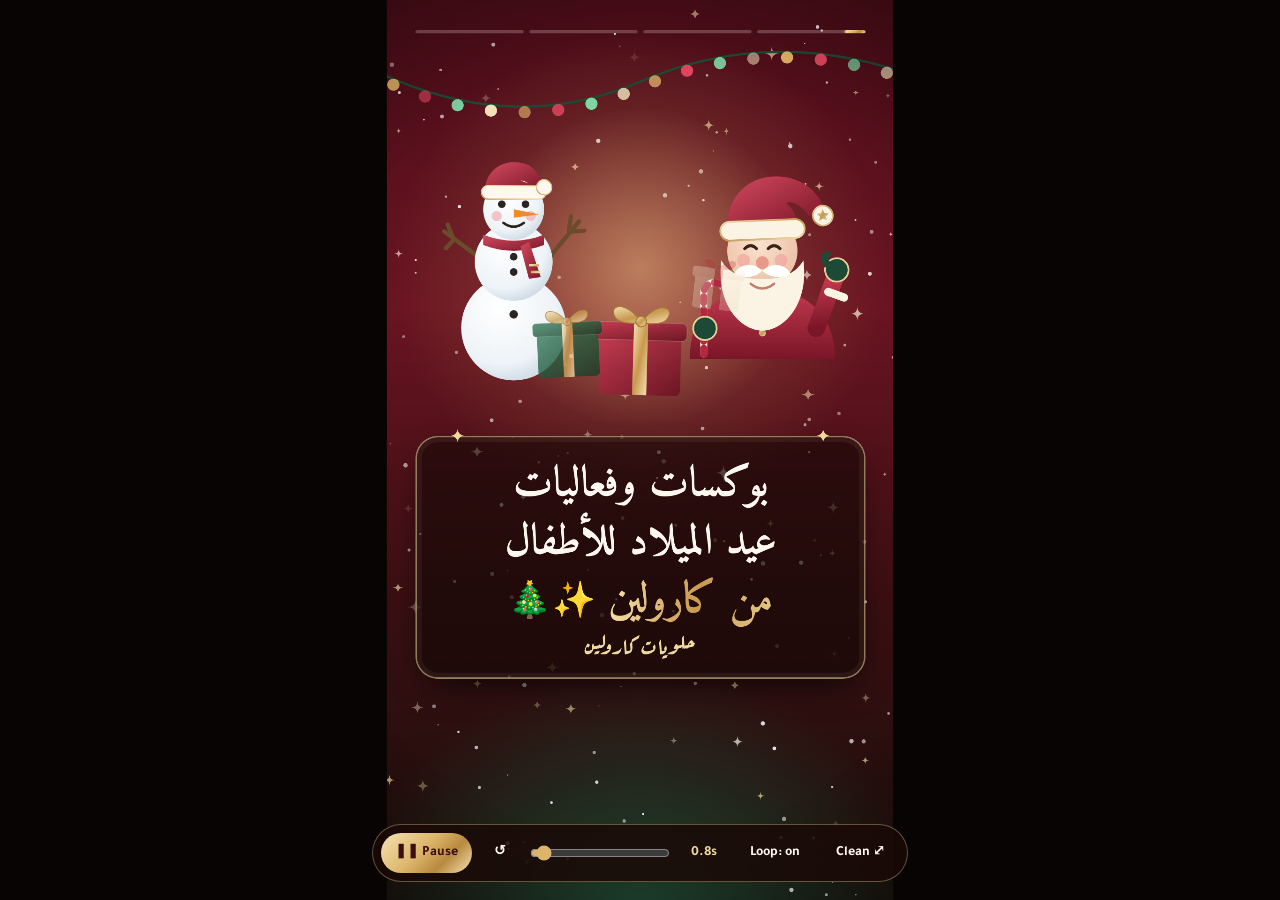
<file: reel/kids-christmas-reel.html>
<!DOCTYPE html>
<html lang="ar" dir="rtl">
<head>
<meta charset="UTF-8">
<meta name="viewport" content="width=device-width, initial-scale=1, viewport-fit=cover">
<meta name="robots" content="noindex, nofollow">
<title>Kids Christmas Reel</title>
<link rel="preconnect" href="https://fonts.googleapis.com">
<link rel="preconnect" href="https://fonts.gstatic.com" crossorigin>
<link href="https://fonts.googleapis.com/css2?family=Aref+Ruqaa:wght@700&family=Amiri:wght@400;700&family=Tajawal:wght@500;700;800&family=Noto+Color+Emoji&display=swap" rel="stylesheet">
<style>
/* =========================================================
   Karolin Sweets — kids' Christmas activities reel
   18s, 1080×1920, four beats of 4.5s each.
   One time value (t) drives every frame.
   ========================================================= */
:root {
  --emoji: "Noto Color Emoji", "Apple Color Emoji", "Segoe UI Emoji";
  --display: "Aref Ruqaa", "Amiri", var(--emoji), serif;
  --ar: "Amiri", var(--emoji), serif;
  --body: "Tajawal", var(--emoji), sans-serif;
  --cream: #fff8ee;
  --gold-300: #f0d9a0;
  --gold-grad: linear-gradient(135deg, #f7e3b3 0%, #dcb56a 45%, #b8893f 70%, #f7e3b3 100%);
  --foil: linear-gradient(100deg, #c08f43 0%, #f0d9a0 30%, #fff7e0 45%, #f5dfa8 55%, #c99a4e 75%, #f0d9a0 100%);
}
* { box-sizing: border-box; }
html, body { margin: 0; height: 100%; background: #070403; overflow: hidden; }
body { font-family: var(--body); color: var(--cream); -webkit-font-smoothing: antialiased; }
.stage {
  position: absolute; left: 50%; top: 50%; width: 1080px; height: 1920px;
  transform-origin: 0 0; overflow: hidden; contain: strict;
  background:
    radial-gradient(70% 38% at 50% 30%, rgba(255, 196, 120, .28), transparent 70%),
    radial-gradient(80% 40% at 50% 102%, rgba(30, 74, 52, .9), transparent 70%),
    linear-gradient(180deg, #4a0d18 0%, #6a1422 34%, #3b0f12 66%, #1a0f0b 100%);
}
.export .stage { left: 0; top: 0; transform: none !important; }
.abs, .layer { position: absolute; will-change: transform, opacity; }
.layer { inset: 0; }
canvas.fx { position: absolute; inset: 0; width: 1080px; height: 1920px; pointer-events: none; }
.vignette { position: absolute; inset: 0; pointer-events: none; background: radial-gradient(120% 75% at 50% 50%, transparent 58%, rgba(0, 0, 0, .5) 100%); }
svg { overflow: visible; }

/* progress */
.progress { position: absolute; left: 60px; right: 60px; top: 64px; display: flex; gap: 12px; direction: rtl; z-index: 20; }
.progress span { flex: 1; height: 7px; border-radius: 7px; background: rgba(255, 248, 238, .22); overflow: hidden; }
.progress i { display: block; height: 100%; width: 0; background: var(--gold-grad); border-radius: 7px; box-shadow: 0 0 12px rgba(240, 217, 160, .7); }
.no-bar .progress { display: none; }

/* text panel */
.panel {
  left: 60px; right: 60px; padding: 40px 40px 44px; border-radius: 48px; text-align: center;
  background: linear-gradient(180deg, rgba(26, 10, 8, .66), rgba(26, 10, 8, .8));
  border: 3px solid rgba(240, 217, 160, .55);
  box-shadow: 0 30px 80px -30px rgba(0, 0, 0, .9), inset 0 0 0 10px rgba(240, 217, 160, .06);
}
.panel::before, .panel::after { content: "✦"; position: absolute; top: -26px; font-size: 40px; color: var(--gold-300); }
.panel::before { right: 70px; } .panel::after { left: 70px; }
.panel p { margin: 0; will-change: transform, opacity; }
.l { font: 700 92px/1.35 var(--ar); color: var(--cream); }
.l.sm { font-size: 80px; }
.gold { background: var(--foil); background-size: 260% 100%; -webkit-background-clip: text; background-clip: text; color: transparent; }
.emo { font-family: var(--emoji); font-size: .82em; }
.phone { font-family: "Tajawal", sans-serif; font-weight: 800; direction: ltr; unicode-bidi: isolate; letter-spacing: .02em; }
.brand { margin-top: 16px; font: 700 46px/1.2 var(--display); color: var(--gold-300); letter-spacing: .02em; }

/* lights */
.lights { left: 0; right: 0; top: 130px; height: 160px; }
.lights svg { width: 100%; height: 100%; }

/* characters */
.santa { width: 400px; }
.snowman { width: 360px; }
.gift { width: 170px; }
.gift.big { width: 220px; }
.glow { width: 700px; height: 700px; border-radius: 50%; background: radial-gradient(closest-side, rgba(255, 214, 150, .4), transparent); }

/* scene 2 photos */
.main-photo {
  left: 120px; top: 300px; width: 840px; height: 560px; border-radius: 44px; overflow: hidden; background: #2a140f;
  box-shadow: 0 0 0 4px var(--gold-300), 0 0 0 14px rgba(240, 217, 160, .12), 0 40px 90px -30px rgba(0, 0, 0, .95);
}
.main-photo img, .mini img { position: absolute; inset: 0; width: 100%; height: 100%; object-fit: cover; will-change: transform; }
.mini { top: 920px; width: 280px; height: 280px; border-radius: 34px; overflow: hidden; background: #2a140f; box-shadow: 0 0 0 3px var(--gold-300), 0 24px 60px -20px rgba(0, 0, 0, .9); }
.peek { left: 820px; top: 640px; width: 220px; height: 230px; overflow: hidden; }
.peek .in { position: absolute; left: 0; top: 0; width: 220px; }

/* scene 3 calendar */
.cal { left: 50%; top: 300px; width: 560px; height: 620px; margin-left: -280px; border-radius: 46px; overflow: hidden; background: #fff8ee; box-shadow: 0 0 0 4px var(--gold-300), 0 50px 110px -30px rgba(0, 0, 0, .95); }
.cal-head { height: 150px; background: linear-gradient(135deg, #b3283f, #6a1422); display: grid; place-items: center; font: 700 62px/1 var(--ar); color: #fff8ee; position: relative; padding-top: 10px; }
.cal-rings { position: absolute; top: -22px; left: 0; right: 0; display: flex; justify-content: center; gap: 220px; }
.cal-rings i { width: 34px; height: 64px; border-radius: 20px; background: var(--gold-grad); box-shadow: 0 4px 10px rgba(0, 0, 0, .4); }
.cal-num { position: absolute; left: 0; right: 0; top: 215px; text-align: center; font: 700 196px/1 "Amiri", serif; color: #6a1422; direction: ltr; }
.cal-sub { position: absolute; left: 0; right: 0; bottom: 48px; text-align: center; font: 700 52px/1 var(--ar); color: #8a5a2b; }
.cal-ring { position: absolute; left: 50%; top: 150px; width: 470px; height: 330px; margin-left: -235px; }
.hourglass { left: 800px; top: 650px; width: 170px; }
.date-chip { display: inline-block; padding: 0 22px 8px; border-radius: 26px; background: var(--gold-grad); color: #4a0d18; direction: ltr; unicode-bidi: isolate; }

/* scene 4 CTA */
.cta { left: 140px; top: 1260px; width: 800px; height: 170px; border-radius: 170px; display: flex; align-items: center; justify-content: center; gap: 22px; overflow: hidden; background: var(--gold-grad); font: 800 64px/1 var(--body); color: #3b0f12; }
.cta svg { width: 72px; height: 72px; flex: none; }
.cta .shine { position: absolute; top: -30%; bottom: -30%; width: 170px; left: -250px; background: linear-gradient(100deg, transparent, rgba(255, 255, 255, .8), transparent); transform: skewX(-18deg); }
.contact { left: 0; right: 0; top: 1465px; text-align: center; font: 700 44px/1.3 var(--body); color: var(--gold-300); direction: ltr; }

/* UI */
.ui { position: fixed; left: 50%; bottom: 18px; transform: translateX(-50%); z-index: 50; display: flex; gap: 8px; align-items: center; direction: ltr; padding: 8px; border-radius: 999px; background: rgba(26, 10, 8, .86); border: 1px solid rgba(240, 217, 160, .35); font: 600 14px/1 var(--body); transition: opacity .4s; }
.ui button { height: 40px; min-width: 40px; padding: 0 14px; border-radius: 40px; border: 0; cursor: pointer; background: transparent; color: var(--cream); font: inherit; }
.ui button:hover { background: rgba(240, 217, 160, .15); }
.ui button.primary { background: var(--gold-grad); color: #3b0f12; }
.ui input[type=range] { width: 140px; accent-color: #dcb56a; }
.ui .time { color: var(--gold-300); min-width: 48px; text-align: center; font-variant-numeric: tabular-nums; }
.ui-hidden .ui { opacity: 0; pointer-events: none; }
.clean, .clean * { cursor: none !important; }
.clean .ui, .export .ui { display: none; }
</style>
</head>
<body>
<div class="stage" id="stage">
  <canvas class="fx" id="fx" width="1080" height="1920"></canvas>

  <!-- ============ 1 · opening hook ============ -->
  <div class="layer" id="s1">
    <div class="abs lights" id="lights"><svg viewBox="0 0 1080 160" id="lights-svg"><path d="M-20 24 Q 270 160 540 44 T 1100 24" fill="none" stroke="#1e4a34" stroke-width="5"/></svg></div>
    <div class="abs glow" id="s1-glow" style="left:190px; top:220px"></div>
    <div class="abs santa" id="s1-santa" style="left:600px; top:330px"><svg viewBox="0 0 160 170" xmlns="http://www.w3.org/2000/svg" aria-hidden="true" focusable="false">
    <defs>
      <linearGradient id="sacoat" x1="0" y1="0" x2="0" y2="1"><stop offset="0" stop-color="#c53a50"/><stop offset="1" stop-color="#7a1628"/></linearGradient>
      <linearGradient id="sahat" x1="0" y1="0" x2="1" y2="1"><stop offset="0" stop-color="#d4495e"/><stop offset="1" stop-color="#7a1628"/></linearGradient>
      <linearGradient id="sagold" x1="0" y1="0" x2="1" y2="1"><stop offset="0" stop-color="#f0dcae"/><stop offset=".5" stop-color="#c19a55"/><stop offset="1" stop-color="#f0dcae"/></linearGradient>
      <radialGradient id="saskin" cx=".45" cy=".4" r=".6"><stop offset="0" stop-color="#fbe2cf"/><stop offset="1" stop-color="#ecc2a6"/></radialGradient>
    </defs>
    <path d="M18 172 C18 130 48 112 80 112 C112 112 142 130 142 172 Z" fill="url(#sacoat)"/>
    <path d="M80 112 V172" stroke="url(#sagold)" stroke-width="2"/>
    <circle cx="80" cy="132" r="3" fill="url(#sagold)"/><circle cx="80" cy="150" r="3" fill="url(#sagold)"/>
    <g class="santa__cane">
      <path d="M30 168 V116 a9 9 0 0 1 18 0" fill="none" stroke="#fbf3e4" stroke-width="6" stroke-linecap="round"/>
      <path d="M30 168 V116 a9 9 0 0 1 18 0" fill="none" stroke="#b3283f" stroke-width="6" stroke-linecap="round" stroke-dasharray="5 6"/>
      <circle cx="31" cy="146" r="10" fill="#1d4a36" stroke="#e6cf9a" stroke-width="1.5"/>
    </g>
    <g class="santa__arm">
      <path d="M126 146 L146 104" stroke="url(#sacoat)" stroke-width="15" stroke-linecap="round" fill="none"/>
      <path d="M139 116 l13 6" stroke="#fbf3e4" stroke-width="7" stroke-linecap="round"/>
      <circle cx="148" cy="98" r="10" fill="#1d4a36" stroke="#e6cf9a" stroke-width="1.5"/>
      <path d="M141 93 q-5 -6 0 -9" stroke="#1d4a36" stroke-width="6" stroke-linecap="round" fill="none"/>
    </g>
    <circle cx="80" cy="80" r="30" fill="url(#saskin)"/>
    <path d="M45 88 C40 126 62 148 80 148 C98 148 120 126 115 88 C108 100 96 104 80 104 C64 104 52 100 45 88 Z" fill="#fbf3e4"/>
    <circle cx="64" cy="88" r="5.5" fill="#f19a9a" opacity=".55"/><circle cx="96" cy="88" r="5.5" fill="#f19a9a" opacity=".55"/>
    <path d="M65 78 q5 -5 10 0 M85 78 q5 -5 10 0" stroke="#3a2418" stroke-width="2.6" stroke-linecap="round" fill="none"/>
    <path d="M80 97 c-6 -7 -19 -7 -24 2 c7 5 18 4 24 -2 c6 6 17 7 24 2 c-5 -9 -18 -9 -24 -2z" fill="#fff"/>
    <circle cx="80" cy="90" r="5.5" fill="#e79a86"/>
    <path d="M70 108 q10 8 20 0" stroke="#c97a6a" stroke-width="2" stroke-linecap="round" fill="none"/>
    <g class="santa__hat">
      <path d="M50 60 C50 30 74 12 102 18 C120 22 130 34 134 48 L120 52 C114 42 106 38 101 40 C108 46 110 54 110 60 Z" fill="url(#sahat)"/>
      <rect x="44" y="54" width="72" height="16" rx="8" fill="#fbf3e4" stroke="url(#sagold)" stroke-width="1.6"/>
      <circle cx="132" cy="52" r="8.5" fill="#fbf3e4" stroke="url(#sagold)" stroke-width="1.4"/>
      <path d="M132 46.5 l1.6 3.4 3.7.4-2.8 2.5.8 3.6-3.3-1.9-3.3 1.9.8-3.6-2.8-2.5 3.7-.4z" fill="url(#sagold)"/>
    </g>
  </svg></div>
    <div class="abs snowman" id="s1-snow" style="left:90px; top:330px"><svg viewBox="0 0 200 270" xmlns="http://www.w3.org/2000/svg" aria-hidden="true">
  <defs>
    <radialGradient id="naw" cx=".38" cy=".32" r=".75"><stop offset="0" stop-color="#ffffff"/><stop offset=".7" stop-color="#eef3f7"/><stop offset="1" stop-color="#c9d6e2"/></radialGradient>
    <linearGradient id="nahat" x1="0" y1="0" x2="1" y2="1"><stop offset="0" stop-color="#d4495e"/><stop offset="1" stop-color="#7a1628"/></linearGradient>
    <linearGradient id="nag" x1="0" y1="0" x2="1" y2="1"><stop offset="0" stop-color="#f7e3b3"/><stop offset=".5" stop-color="#c99a4e"/><stop offset="1" stop-color="#f7e3b3"/></linearGradient>
  </defs>
  <path d="M58 122 L18 92 M30 101 L20 112 M28 99 L22 84" stroke="#6b4a2b" stroke-width="5" stroke-linecap="round" fill="none"/>
  <g class="snow__arm"><path d="M142 122 L184 88 M172 98 L188 100 M170 96 L176 80" stroke="#6b4a2b" stroke-width="5" stroke-linecap="round" fill="none"/></g>
  <circle cx="100" cy="206" r="62" fill="url(#naw)"/>
  <circle cx="100" cy="128" r="46" fill="url(#naw)"/>
  <circle cx="100" cy="66" r="36" fill="url(#naw)"/>
  <circle cx="100" cy="122" r="4.5" fill="#2b2320"/><circle cx="100" cy="140" r="4.5" fill="#2b2320"/><circle cx="100" cy="190" r="5" fill="#2b2320"/>
  <circle cx="86" cy="60" r="4.5" fill="#2b2320"/><circle cx="114" cy="60" r="4.5" fill="#2b2320"/>
  <circle cx="80" cy="74" r="6" fill="#f19a9a" opacity=".55"/><circle cx="120" cy="74" r="6" fill="#f19a9a" opacity=".55"/>
  <path d="M100 66 L130 72 L100 76 Z" fill="#f08a2c"/>
  <path d="M88 82 q12 9 24 0" stroke="#2b2320" stroke-width="3" fill="none" stroke-linecap="round"/>
  <path d="M64 96 Q100 110 136 96 L136 108 Q100 122 64 108 Z" fill="url(#nahat)"/>
  <path d="M118 104 L132 146 L118 148 L108 110 Z" fill="url(#nahat)"/>
  <path d="M120 140 h12 M118 132 h12" stroke="url(#nag)" stroke-width="3"/>
  <path d="M66 46 C66 14 96 4 118 14 C128 20 132 30 134 40 L122 44 C120 36 114 32 108 32 C118 36 132 40 134 46 Z" fill="url(#nahat)"/>
  <rect x="62" y="38" width="76" height="16" rx="8" fill="#fff8ee" stroke="url(#nag)" stroke-width="1.6"/>
  <circle cx="136" cy="40" r="9" fill="#fff8ee" stroke="url(#nag)" stroke-width="1.4"/>
</svg></div>
    <div class="abs gift big" id="s1-g1" style="left:430px; top:640px"><svg viewBox="0 0 120 120" xmlns="http://www.w3.org/2000/svg" aria-hidden="true">
  <defs>
    <linearGradient id="g1b" x1="0" y1="0" x2="1" y2="1"><stop offset="0" stop-color="#c53a50"/><stop offset="1" stop-color="#6a1422"/></linearGradient>
    <linearGradient id="g1r" x1="0" y1="0" x2="1" y2="1"><stop offset="0" stop-color="#f7e3b3"/><stop offset=".5" stop-color="#c99a4e"/><stop offset="1" stop-color="#f7e3b3"/></linearGradient>
  </defs>
  <rect x="14" y="48" width="92" height="68" rx="6" fill="url(#g1b)"/>
  <rect x="8" y="34" width="104" height="20" rx="5" fill="url(#g1b)" stroke="rgba(255,255,255,.18)"/>
  <rect x="52" y="34" width="16" height="82" fill="url(#g1r)"/>
  <path d="M60 34 C44 10 22 14 30 28 C34 36 50 36 60 34 Z M60 34 C76 10 98 14 90 28 C86 36 70 36 60 34 Z" fill="url(#g1r)" stroke="#a87a35" stroke-width="1.2"/>
  <circle cx="60" cy="33" r="6" fill="url(#g1r)" stroke="#a87a35" stroke-width="1.2"/>
</svg></div>
    <div class="abs gift" id="s1-g2" style="left:300px; top:700px"><svg viewBox="0 0 120 120" xmlns="http://www.w3.org/2000/svg" aria-hidden="true">
  <defs>
    <linearGradient id="g2b" x1="0" y1="0" x2="1" y2="1"><stop offset="0" stop-color="#2f7a55"/><stop offset="1" stop-color="#123824"/></linearGradient>
    <linearGradient id="g2r" x1="0" y1="0" x2="1" y2="1"><stop offset="0" stop-color="#f7e3b3"/><stop offset=".5" stop-color="#c99a4e"/><stop offset="1" stop-color="#f7e3b3"/></linearGradient>
  </defs>
  <rect x="14" y="48" width="92" height="68" rx="6" fill="url(#g2b)"/>
  <rect x="8" y="34" width="104" height="20" rx="5" fill="url(#g2b)" stroke="rgba(255,255,255,.18)"/>
  <rect x="52" y="34" width="16" height="82" fill="url(#g2r)"/>
  <path d="M60 34 C44 10 22 14 30 28 C34 36 50 36 60 34 Z M60 34 C76 10 98 14 90 28 C86 36 70 36 60 34 Z" fill="url(#g2r)" stroke="#a87a35" stroke-width="1.2"/>
  <circle cx="60" cy="33" r="6" fill="url(#g2r)" stroke="#a87a35" stroke-width="1.2"/>
</svg></div>
    <div class="abs gift" id="s1-g3" style="left:620px; top:705px"><svg viewBox="0 0 120 120" xmlns="http://www.w3.org/2000/svg" aria-hidden="true">
  <defs>
    <linearGradient id="g3b" x1="0" y1="0" x2="1" y2="1"><stop offset="0" stop-color="#fff8ee"/><stop offset="1" stop-color="#e6d3b0"/></linearGradient>
    <linearGradient id="g3r" x1="0" y1="0" x2="1" y2="1"><stop offset="0" stop-color="#f7e3b3"/><stop offset=".5" stop-color="#c99a4e"/><stop offset="1" stop-color="#f7e3b3"/></linearGradient>
  </defs>
  <rect x="14" y="48" width="92" height="68" rx="6" fill="url(#g3b)"/>
  <rect x="8" y="34" width="104" height="20" rx="5" fill="url(#g3b)" stroke="rgba(255,255,255,.18)"/>
  <rect x="52" y="34" width="16" height="82" fill="#b3283f"/>
  <path d="M60 34 C44 10 22 14 30 28 C34 36 50 36 60 34 Z M60 34 C76 10 98 14 90 28 C86 36 70 36 60 34 Z" fill="#b3283f" stroke="#a87a35" stroke-width="1.2"/>
  <circle cx="60" cy="33" r="6" fill="#b3283f" stroke="#a87a35" stroke-width="1.2"/>
</svg></div>
    <div class="abs panel" id="t1" style="top:930px">
      <p class="l">بوكسات وفعاليات</p>
      <p class="l">عيد الميلاد للأطفال</p>
      <p class="l"><span class="gold">من كارولين</span> <span class="emo">✨🎄</span></p>
      <p class="brand">حلويات كارولين</p>
    </div>
  </div>

  <!-- ============ 2 · the kids' experience ============ -->
  <div class="layer" id="s2">
    <div class="abs main-photo" id="s2-main"><img id="s2-main-img" src="[data-uri]" alt=""></div>
    <div class="abs peek" id="s2-peek"><div class="in" id="s2-peek-in"><svg viewBox="0 0 200 270" xmlns="http://www.w3.org/2000/svg" aria-hidden="true">
  <defs>
    <radialGradient id="nbw" cx=".38" cy=".32" r=".75"><stop offset="0" stop-color="#ffffff"/><stop offset=".7" stop-color="#eef3f7"/><stop offset="1" stop-color="#c9d6e2"/></radialGradient>
    <linearGradient id="nbhat" x1="0" y1="0" x2="1" y2="1"><stop offset="0" stop-color="#d4495e"/><stop offset="1" stop-color="#7a1628"/></linearGradient>
    <linearGradient id="nbg" x1="0" y1="0" x2="1" y2="1"><stop offset="0" stop-color="#f7e3b3"/><stop offset=".5" stop-color="#c99a4e"/><stop offset="1" stop-color="#f7e3b3"/></linearGradient>
  </defs>
  <path d="M58 122 L18 92 M30 101 L20 112 M28 99 L22 84" stroke="#6b4a2b" stroke-width="5" stroke-linecap="round" fill="none"/>
  <g class="snow__arm"><path d="M142 122 L184 88 M172 98 L188 100 M170 96 L176 80" stroke="#6b4a2b" stroke-width="5" stroke-linecap="round" fill="none"/></g>
  <circle cx="100" cy="206" r="62" fill="url(#nbw)"/>
  <circle cx="100" cy="128" r="46" fill="url(#nbw)"/>
  <circle cx="100" cy="66" r="36" fill="url(#nbw)"/>
  <circle cx="100" cy="122" r="4.5" fill="#2b2320"/><circle cx="100" cy="140" r="4.5" fill="#2b2320"/><circle cx="100" cy="190" r="5" fill="#2b2320"/>
  <circle cx="86" cy="60" r="4.5" fill="#2b2320"/><circle cx="114" cy="60" r="4.5" fill="#2b2320"/>
  <circle cx="80" cy="74" r="6" fill="#f19a9a" opacity=".55"/><circle cx="120" cy="74" r="6" fill="#f19a9a" opacity=".55"/>
  <path d="M100 66 L130 72 L100 76 Z" fill="#f08a2c"/>
  <path d="M88 82 q12 9 24 0" stroke="#2b2320" stroke-width="3" fill="none" stroke-linecap="round"/>
  <path d="M64 96 Q100 110 136 96 L136 108 Q100 122 64 108 Z" fill="url(#nbhat)"/>
  <path d="M118 104 L132 146 L118 148 L108 110 Z" fill="url(#nbhat)"/>
  <path d="M120 140 h12 M118 132 h12" stroke="url(#nbg)" stroke-width="3"/>
  <path d="M66 46 C66 14 96 4 118 14 C128 20 132 30 134 40 L122 44 C120 36 114 32 108 32 C118 36 132 40 134 46 Z" fill="url(#nbhat)"/>
  <rect x="62" y="38" width="76" height="16" rx="8" fill="#fff8ee" stroke="url(#nbg)" stroke-width="1.6"/>
  <circle cx="136" cy="40" r="9" fill="#fff8ee" stroke="url(#nbg)" stroke-width="1.4"/>
</svg></div></div>
    <div class="abs mini" id="s2-k1" style="left:700px"><img src="[data-uri]" alt=""></div>
    <div class="abs mini" id="s2-k2" style="left:400px"><img src="[data-uri]" alt=""></div>
    <div class="abs mini" id="s2-k3" style="left:100px"><img src="[data-uri]" alt=""></div>
    <div class="abs panel" id="t2" style="top:1260px">
      <p class="l sm">تزيين حلويات الميلاد،</p>
      <p class="l sm">إبداع، <span class="gold">وفرحة للأطفال</span> <span class="emo">🍪🎁</span></p>
    </div>
  </div>

  <!-- ============ 3 · registration deadline ============ -->
  <div class="layer" id="s3">
    <div class="abs glow" id="s3-glow" style="left:190px; top:260px"></div>
    <div class="abs cal" id="s3-cal">
      <div class="cal-head">تشرين الثاني<div class="cal-rings"><i></i><i></i></div></div>
      <div class="cal-num" id="s3-num">30.11</div>
      <svg class="cal-ring" viewBox="0 0 470 330"><ellipse id="s3-circle" cx="235" cy="165" rx="222" ry="150" fill="none" stroke="#c99a4e" stroke-width="8" stroke-linecap="round" stroke-dasharray="1200" stroke-dashoffset="1200" transform="rotate(-8 235 165)"/></svg>
      <div class="cal-sub">آخر موعد للطلبات</div>
    </div>
    <div class="abs hourglass" id="s3-hg">
      <svg viewBox="0 0 100 160" aria-hidden="true">
        <defs><linearGradient id="hgg" x1="0" y1="0" x2="1" y2="1"><stop offset="0" stop-color="#f7e3b3"/><stop offset=".5" stop-color="#c99a4e"/><stop offset="1" stop-color="#f7e3b3"/></linearGradient></defs>
        <rect x="6" y="4" width="88" height="14" rx="5" fill="url(#hgg)"/><rect x="6" y="142" width="88" height="14" rx="5" fill="url(#hgg)"/>
        <path d="M18 18 C18 60 46 66 46 80 C46 94 18 100 18 142 H82 C82 100 54 94 54 80 C54 66 82 60 82 18 Z" fill="rgba(255,248,238,.18)" stroke="#f0d9a0" stroke-width="4"/>
        <path id="hg-top" d="M26 30 H74 C72 56 52 66 50 76 C48 66 28 56 26 30 Z" fill="#f0c36a"/>
        <path id="hg-bot" d="M26 136 H74 C72 120 56 112 50 110 C44 112 28 120 26 136 Z" fill="#f0c36a"/>
        <rect id="hg-stream" x="48.5" y="78" width="3" height="56" fill="#f0c36a"/>
      </svg>
    </div>
    <div class="abs gift" id="s3-g1" style="left:90px; top:720px"><svg viewBox="0 0 120 120" xmlns="http://www.w3.org/2000/svg" aria-hidden="true">
  <defs>
    <linearGradient id="g4b" x1="0" y1="0" x2="1" y2="1"><stop offset="0" stop-color="#2f7a55"/><stop offset="1" stop-color="#123824"/></linearGradient>
    <linearGradient id="g4r" x1="0" y1="0" x2="1" y2="1"><stop offset="0" stop-color="#f7e3b3"/><stop offset=".5" stop-color="#c99a4e"/><stop offset="1" stop-color="#f7e3b3"/></linearGradient>
  </defs>
  <rect x="14" y="48" width="92" height="68" rx="6" fill="url(#g4b)"/>
  <rect x="8" y="34" width="104" height="20" rx="5" fill="url(#g4b)" stroke="rgba(255,255,255,.18)"/>
  <rect x="52" y="34" width="16" height="82" fill="url(#g4r)"/>
  <path d="M60 34 C44 10 22 14 30 28 C34 36 50 36 60 34 Z M60 34 C76 10 98 14 90 28 C86 36 70 36 60 34 Z" fill="url(#g4r)" stroke="#a87a35" stroke-width="1.2"/>
  <circle cx="60" cy="33" r="6" fill="url(#g4r)" stroke="#a87a35" stroke-width="1.2"/>
</svg></div>
    <div class="abs panel" id="t3" style="top:1060px">
      <p class="l">استقبال الطلبات</p>
      <p class="l">حتى <span class="date-chip">30.11</span> فقط! <span class="emo">⏳</span></p>
    </div>
  </div>

  <!-- ============ 4 · call to action ============ -->
  <div class="layer" id="s4">
    <div class="abs glow" id="s4-glow" style="left:190px; top:170px"></div>
    <div class="abs santa" id="s4-santa" style="left:610px; top:250px; width:360px"><svg viewBox="0 0 160 170" xmlns="http://www.w3.org/2000/svg" aria-hidden="true" focusable="false">
    <defs>
      <linearGradient id="sbcoat" x1="0" y1="0" x2="0" y2="1"><stop offset="0" stop-color="#c53a50"/><stop offset="1" stop-color="#7a1628"/></linearGradient>
      <linearGradient id="sbhat" x1="0" y1="0" x2="1" y2="1"><stop offset="0" stop-color="#d4495e"/><stop offset="1" stop-color="#7a1628"/></linearGradient>
      <linearGradient id="sbgold" x1="0" y1="0" x2="1" y2="1"><stop offset="0" stop-color="#f0dcae"/><stop offset=".5" stop-color="#c19a55"/><stop offset="1" stop-color="#f0dcae"/></linearGradient>
      <radialGradient id="sbskin" cx=".45" cy=".4" r=".6"><stop offset="0" stop-color="#fbe2cf"/><stop offset="1" stop-color="#ecc2a6"/></radialGradient>
    </defs>
    <path d="M18 172 C18 130 48 112 80 112 C112 112 142 130 142 172 Z" fill="url(#sbcoat)"/>
    <path d="M80 112 V172" stroke="url(#sbgold)" stroke-width="2"/>
    <circle cx="80" cy="132" r="3" fill="url(#sbgold)"/><circle cx="80" cy="150" r="3" fill="url(#sbgold)"/>
    <g class="santa__cane">
      <path d="M30 168 V116 a9 9 0 0 1 18 0" fill="none" stroke="#fbf3e4" stroke-width="6" stroke-linecap="round"/>
      <path d="M30 168 V116 a9 9 0 0 1 18 0" fill="none" stroke="#b3283f" stroke-width="6" stroke-linecap="round" stroke-dasharray="5 6"/>
      <circle cx="31" cy="146" r="10" fill="#1d4a36" stroke="#e6cf9a" stroke-width="1.5"/>
    </g>
    <g class="santa__arm">
      <path d="M126 146 L146 104" stroke="url(#sbcoat)" stroke-width="15" stroke-linecap="round" fill="none"/>
      <path d="M139 116 l13 6" stroke="#fbf3e4" stroke-width="7" stroke-linecap="round"/>
      <circle cx="148" cy="98" r="10" fill="#1d4a36" stroke="#e6cf9a" stroke-width="1.5"/>
      <path d="M141 93 q-5 -6 0 -9" stroke="#1d4a36" stroke-width="6" stroke-linecap="round" fill="none"/>
    </g>
    <circle cx="80" cy="80" r="30" fill="url(#sbskin)"/>
    <path d="M45 88 C40 126 62 148 80 148 C98 148 120 126 115 88 C108 100 96 104 80 104 C64 104 52 100 45 88 Z" fill="#fbf3e4"/>
    <circle cx="64" cy="88" r="5.5" fill="#f19a9a" opacity=".55"/><circle cx="96" cy="88" r="5.5" fill="#f19a9a" opacity=".55"/>
    <path d="M65 78 q5 -5 10 0 M85 78 q5 -5 10 0" stroke="#3a2418" stroke-width="2.6" stroke-linecap="round" fill="none"/>
    <path d="M80 97 c-6 -7 -19 -7 -24 2 c7 5 18 4 24 -2 c6 6 17 7 24 2 c-5 -9 -18 -9 -24 -2z" fill="#fff"/>
    <circle cx="80" cy="90" r="5.5" fill="#e79a86"/>
    <path d="M70 108 q10 8 20 0" stroke="#c97a6a" stroke-width="2" stroke-linecap="round" fill="none"/>
    <g class="santa__hat">
      <path d="M50 60 C50 30 74 12 102 18 C120 22 130 34 134 48 L120 52 C114 42 106 38 101 40 C108 46 110 54 110 60 Z" fill="url(#sbhat)"/>
      <rect x="44" y="54" width="72" height="16" rx="8" fill="#fbf3e4" stroke="url(#sbgold)" stroke-width="1.6"/>
      <circle cx="132" cy="52" r="8.5" fill="#fbf3e4" stroke="url(#sbgold)" stroke-width="1.4"/>
      <path d="M132 46.5 l1.6 3.4 3.7.4-2.8 2.5.8 3.6-3.3-1.9-3.3 1.9.8-3.6-2.8-2.5 3.7-.4z" fill="url(#sbgold)"/>
    </g>
  </svg></div>
    <div class="abs snowman" id="s4-snow" style="left:110px; top:250px; width:330px"><svg viewBox="0 0 200 270" xmlns="http://www.w3.org/2000/svg" aria-hidden="true">
  <defs>
    <radialGradient id="ncw" cx=".38" cy=".32" r=".75"><stop offset="0" stop-color="#ffffff"/><stop offset=".7" stop-color="#eef3f7"/><stop offset="1" stop-color="#c9d6e2"/></radialGradient>
    <linearGradient id="nchat" x1="0" y1="0" x2="1" y2="1"><stop offset="0" stop-color="#d4495e"/><stop offset="1" stop-color="#7a1628"/></linearGradient>
    <linearGradient id="ncg" x1="0" y1="0" x2="1" y2="1"><stop offset="0" stop-color="#f7e3b3"/><stop offset=".5" stop-color="#c99a4e"/><stop offset="1" stop-color="#f7e3b3"/></linearGradient>
  </defs>
  <path d="M58 122 L18 92 M30 101 L20 112 M28 99 L22 84" stroke="#6b4a2b" stroke-width="5" stroke-linecap="round" fill="none"/>
  <g class="snow__arm"><path d="M142 122 L184 88 M172 98 L188 100 M170 96 L176 80" stroke="#6b4a2b" stroke-width="5" stroke-linecap="round" fill="none"/></g>
  <circle cx="100" cy="206" r="62" fill="url(#ncw)"/>
  <circle cx="100" cy="128" r="46" fill="url(#ncw)"/>
  <circle cx="100" cy="66" r="36" fill="url(#ncw)"/>
  <circle cx="100" cy="122" r="4.5" fill="#2b2320"/><circle cx="100" cy="140" r="4.5" fill="#2b2320"/><circle cx="100" cy="190" r="5" fill="#2b2320"/>
  <circle cx="86" cy="60" r="4.5" fill="#2b2320"/><circle cx="114" cy="60" r="4.5" fill="#2b2320"/>
  <circle cx="80" cy="74" r="6" fill="#f19a9a" opacity=".55"/><circle cx="120" cy="74" r="6" fill="#f19a9a" opacity=".55"/>
  <path d="M100 66 L130 72 L100 76 Z" fill="#f08a2c"/>
  <path d="M88 82 q12 9 24 0" stroke="#2b2320" stroke-width="3" fill="none" stroke-linecap="round"/>
  <path d="M64 96 Q100 110 136 96 L136 108 Q100 122 64 108 Z" fill="url(#nchat)"/>
  <path d="M118 104 L132 146 L118 148 L108 110 Z" fill="url(#nchat)"/>
  <path d="M120 140 h12 M118 132 h12" stroke="url(#ncg)" stroke-width="3"/>
  <path d="M66 46 C66 14 96 4 118 14 C128 20 132 30 134 40 L122 44 C120 36 114 32 108 32 C118 36 132 40 134 46 Z" fill="url(#nchat)"/>
  <rect x="62" y="38" width="76" height="16" rx="8" fill="#fff8ee" stroke="url(#ncg)" stroke-width="1.6"/>
  <circle cx="136" cy="40" r="9" fill="#fff8ee" stroke="url(#ncg)" stroke-width="1.4"/>
</svg></div>
    <div class="abs gift" id="s4-g1" style="left:450px; top:520px; width:180px"><svg viewBox="0 0 120 120" xmlns="http://www.w3.org/2000/svg" aria-hidden="true">
  <defs>
    <linearGradient id="g5b" x1="0" y1="0" x2="1" y2="1"><stop offset="0" stop-color="#c53a50"/><stop offset="1" stop-color="#6a1422"/></linearGradient>
    <linearGradient id="g5r" x1="0" y1="0" x2="1" y2="1"><stop offset="0" stop-color="#f7e3b3"/><stop offset=".5" stop-color="#c99a4e"/><stop offset="1" stop-color="#f7e3b3"/></linearGradient>
  </defs>
  <rect x="14" y="48" width="92" height="68" rx="6" fill="url(#g5b)"/>
  <rect x="8" y="34" width="104" height="20" rx="5" fill="url(#g5b)" stroke="rgba(255,255,255,.18)"/>
  <rect x="52" y="34" width="16" height="82" fill="url(#g5r)"/>
  <path d="M60 34 C44 10 22 14 30 28 C34 36 50 36 60 34 Z M60 34 C76 10 98 14 90 28 C86 36 70 36 60 34 Z" fill="url(#g5r)" stroke="#a87a35" stroke-width="1.2"/>
  <circle cx="60" cy="33" r="6" fill="url(#g5r)" stroke="#a87a35" stroke-width="1.2"/>
</svg></div>
    <div class="abs panel" id="t4" style="top:860px">
      <p class="l">للاستفسار والطلبيات</p>
      <p class="l"><span class="emo">📲</span> <span class="gold phone">052-795-8983</span></p>
    </div>
    <div class="abs cta" id="s4-cta">
      <svg viewBox="0 0 24 24" aria-hidden="true"><path fill="#3b0f12" d="M12 2a10 10 0 0 0-8.6 15.1L2 22l5-1.3A10 10 0 1 0 12 2zm0 18.2a8.2 8.2 0 0 1-4.2-1.2l-.3-.2-3 .8.8-2.9-.2-.3A8.2 8.2 0 1 1 12 20.2zm4.5-6.1c-.2-.1-1.5-.7-1.7-.8s-.4-.1-.6.1-.7.8-.8 1-.3.2-.5.1a6.7 6.7 0 0 1-3.3-2.9c-.3-.4.2-.4.7-1.3.1-.2 0-.3 0-.4l-.8-1.8c-.2-.5-.4-.4-.6-.4h-.5a1 1 0 0 0-.7.3 3 3 0 0 0-.9 2.2 5.2 5.2 0 0 0 1.1 2.7 11.9 11.9 0 0 0 4.6 4c1.7.7 2.3.8 3.2.6a2.7 2.7 0 0 0 1.8-1.2 2.2 2.2 0 0 0 .1-1.2c0-.1-.2-.2-.4-.3z"/></svg>
      <span>اطلبوا عبر واتساب</span><i class="shine" id="s4-shine"></i>
    </div>
    <div class="abs contact" id="s4-contact">karolinsweets.com</div>
  </div>

  <div class="vignette"></div>
  <div class="progress" id="progress"><span><i></i></span><span><i></i></span><span><i></i></span><span><i></i></span></div>
</div>

<div class="ui" id="ui">
  <button type="button" class="primary" id="btn-play">❚❚ Pause</button>
  <button type="button" id="btn-restart">↺</button>
  <input type="range" id="seek" min="0" max="18" step="0.05" value="0" aria-label="Timeline">
  <span class="time" id="time">0.0s</span>
  <button type="button" id="btn-loop">Loop: on</button>
  <button type="button" id="btn-clean">Clean ⤢</button>
</div>

<script>
(function () {
  'use strict';
  var DUR = 18, SC = [[0, 4.5], [4.5, 9], [9, 13.5], [13.5, 18]];
  var q = new URLSearchParams(location.search);
  var EXPORT = q.has('export'), RECORD = q.has('record'), CLEAN = RECORD || q.has('clean');
  var loop = !(RECORD || q.has('once'));
  var root = document.documentElement;
  if (EXPORT) root.classList.add('export');
  if (CLEAN) root.classList.add('clean');
  if (q.get('bar') === '0') document.body.classList.add('no-bar');
  var $ = function (id) { return document.getElementById(id); };
  var stage = $('stage');

  function clamp(v, a, b) { return v < a ? a : v > b ? b : v; }
  function seg(t, a, b) { return clamp((t - a) / (b - a), 0, 1); }
  function lerp(a, b, p) { return a + (b - a) * p; }
  var eOut = function (x) { return 1 - Math.pow(1 - x, 3); };
  var eInOut = function (x) { return x < .5 ? 4 * x * x * x : 1 - Math.pow(-2 * x + 2, 3) / 2; };
  var eBack = function (x) { var c1 = 1.6, c3 = c1 + 1; return 1 + c3 * Math.pow(x - 1, 3) + c1 * Math.pow(x - 1, 2); };
  function put(el, o, x, y, s, r) {
    el.style.opacity = o; el.style.visibility = o <= .001 ? 'hidden' : 'visible';
    el.style.transform = 'translate3d(' + (x || 0) + 'px,' + (y || 0) + 'px,0) scale(' + (s == null ? 1 : s) + ') rotate(' + (r || 0) + 'deg)';
  }
  function sceneAlpha(t, i) {
    var a = SC[i][0], b = SC[i][1];
    var inA = i === 0 ? 1 : eOut(seg(t, a - .05, a + .3));
    var outA = i === 3 ? 1 : 1 - eInOut(seg(t, b - .3, b + .02));
    return Math.min(inA, outA);
  }
  // text: every line is in within ~0.5s of the beat starting and stays until it ends
  function textIn(t, i, block) {
    var a = SC[i][0] + (i === 0 ? .1 : .05);
    var lines = block.querySelectorAll('p');
    for (var k = 0; k < lines.length; k++) {
      var p = seg(t, a + k * .08, a + k * .08 + .35);
      put(lines[k], eOut(p), 0, 28 * (1 - eOut(p)));
    }
    var pb = seg(t, a - .05, a + .35);
    put(block, eOut(pb), 0, 40 * (1 - eOut(pb)), .96 + .04 * eOut(pb));
    var g = block.querySelectorAll('.gold');
    for (k = 0; k < g.length; k++) g[k].style.backgroundPosition = (100 - 100 * seg(t, a + .3, SC[i][1])) + '% 0';
  }

  /* ---------- particles ---------- */
  var cv = $('fx'), cx = cv.getContext('2d');
  function rng(s) { return function () { s = (s * 16807) % 2147483647; return (s - 1) / 2147483646; }; }
  var R = rng(3011), snow = [], spark = [], burst = [], i;
  for (i = 0; i < 130; i++) snow.push({ x: R() * 1080, y: R() * 1920, v: 50 + R() * 90, r: 2 + R() * 6, sw: 10 + R() * 30, f: .4 + R() * .8, ph: R() * 6.3, a: .4 + R() * .5 });
  for (i = 0; i < 55; i++) spark.push({ x: R() * 1080, y: R() * 1920, s: 3 + R() * 7, f: 1 + R() * 2.5, ph: R() * 6.3, d: 6 + R() * 18 });
  var COLS = ['#f0d9a0', '#fff8ee', '#e0475e', '#3f9a6c', '#f7e3b3'];
  for (i = 0; i < 80; i++) burst.push({ a: R() * 6.283, sp: 300 + R() * 650, s: 4 + R() * 8, life: 1 + R() * 1.2, dl: R() * .3, c: COLS[(R() * COLS.length) | 0] });
  function star(x, y, r, a, col) {
    cx.globalAlpha = a; cx.fillStyle = col; cx.beginPath();
    cx.moveTo(x, y - r * 2.2); cx.quadraticCurveTo(x, y, x + r * 2.2, y);
    cx.quadraticCurveTo(x, y, x, y + r * 2.2); cx.quadraticCurveTo(x, y, x - r * 2.2, y);
    cx.quadraticCurveTo(x, y, x, y - r * 2.2); cx.fill();
  }
  function burstAt(t, t0, x0, y0) {
    var bt = t - t0; if (bt <= 0) return;
    for (var k = 0; k < burst.length; k++) {
      var p = burst[k], kk = (bt - p.dl) / p.life;
      if (kk <= 0 || kk >= 1) continue;
      var d = eOut(kk) * p.sp;
      star(x0 + Math.cos(p.a) * d * 1.1, y0 + Math.sin(p.a) * d * .8 + kk * kk * 140, p.s * (1 - kk * .5), (1 - kk) * .95, p.c);
    }
  }
  function drawFx(t) {
    cx.clearRect(0, 0, 1080, 1920);
    var k, p;
    for (k = 0; k < spark.length; k++) {
      p = spark[k];
      star(p.x + Math.sin(t * .5 + p.ph) * p.d, (p.y - t * 14 + 1920) % 1920, p.s * .8, (.2 + .8 * Math.abs(Math.sin(t * p.f + p.ph))) * .7, k % 3 ? '#f0d9a0' : '#fff7e0');
    }
    for (k = 0; k < snow.length; k++) {
      p = snow[k];
      var y = ((p.y + p.v * t) % 1980) - 30, x = p.x + Math.sin(t * p.f + p.ph) * p.sw;
      cx.globalAlpha = p.a; cx.fillStyle = '#ffffff'; cx.beginPath(); cx.arc(x, y, p.r * .6, 0, 6.283); cx.fill();
    }
    burstAt(t, 9.6, 540, 520);     // the date "stamps" onto the calendar
    burstAt(t, 14.3, 540, 1345);   // the booking button appears
    cx.globalAlpha = 1;
  }

  /* ---------- lights ---------- */
  var bulbs = [];
  (function () {
    var svg = $('lights-svg'), path = svg.querySelector('path'), L = path.getTotalLength(), cols = ['#ffd27a', '#e0475e', '#7fd6a4', '#fff2c9'];
    for (var k = 0; k < 16; k++) {
      var pt = path.getPointAtLength(L * (k + .5) / 16), c = document.createElementNS('http://www.w3.org/2000/svg', 'circle');
      c.setAttribute('cx', pt.x); c.setAttribute('cy', pt.y + 12); c.setAttribute('r', 13); c.setAttribute('fill', cols[k % 4]);
      svg.appendChild(c); bulbs.push(c);
    }
  })();

  function wave(node, t, speed) {
    var svg = node.querySelector('svg'); if (!svg) return;
    var arm = svg.querySelector('.santa__arm'); if (arm) arm.setAttribute('transform', 'rotate(' + (Math.sin(t * speed) * 16) + ' 126 146)');
    var hat = svg.querySelector('.santa__hat'); if (hat) hat.setAttribute('transform', 'rotate(' + (Math.sin(t * 2.6) * -3) + ' 80 60)');
    var sarm = svg.querySelector('.snow__arm'); if (sarm) sarm.setAttribute('transform', 'rotate(' + (Math.sin(t * speed * .9 + 1) * 18) + ' 142 118)');
  }
  function bob(t, ph) { return Math.sin(t * 2.4 + ph) * 6; }

  var el = {};
  ['s1', 's2', 's3', 's4', 't1', 't2', 't3', 't4', 'lights', 's1-glow', 's1-santa', 's1-snow', 's1-g1', 's1-g2', 's1-g3',
   's2-main', 's2-main-img', 's2-peek', 's2-peek-in', 's2-k1', 's2-k2', 's2-k3',
   's3-glow', 's3-cal', 's3-num', 's3-circle', 's3-hg', 'hg-top', 'hg-bot', 'hg-stream', 's3-g1',
   's4-glow', 's4-santa', 's4-snow', 's4-g1', 's4-cta', 's4-shine', 's4-contact'].forEach(function (id) { el[id] = $(id); });
  var bars = document.querySelectorAll('#progress i');

  function render(t) {
    t = clamp(t, 0, DUR);
    drawFx(t);
    for (var b = 0; b < 4; b++) bars[b].style.width = seg(t, SC[b][0], SC[b][1]) * 100 + '%';

    /* 1 · hook */
    put(el.s1, sceneAlpha(t, 0));
    textIn(t, 0, el.t1);
    put(el.lights, eOut(seg(t, 0, .5)));
    bulbs.forEach(function (c, k) { c.setAttribute('opacity', .45 + .55 * Math.abs(Math.sin(t * 3 + k * .9))); });
    put(el['s1-glow'], .7 + .3 * Math.sin(t * 2));
    var ps = seg(t, .05, .75), pw = seg(t, .25, .95);
    put(el['s1-santa'], eOut(ps), 160 * (1 - eOut(ps)), bob(t, 0), .85 + .15 * eBack(ps), 6 * (1 - eOut(ps)));
    put(el['s1-snow'], eOut(pw), -160 * (1 - eOut(pw)), bob(t, 1.4), .85 + .15 * eBack(pw), -6 * (1 - eOut(pw)));
    wave(el['s1-santa'], t, 7); wave(el['s1-snow'], t, 6);
    [['s1-g1', .5, 0], ['s1-g2', .65, -4], ['s1-g3', .8, 5]].forEach(function (g) {
      var p = seg(t, g[1], g[1] + .5);
      put(el[g[0]], eOut(p), 0, -260 * (1 - eOut(p)) + Math.abs(Math.sin(t * 3 + g[1] * 4)) * -6 * eOut(p), .6 + .4 * eBack(p), g[2] + Math.sin(t * 2 + g[1]) * 2);
    });

    /* 2 · experience */
    put(el.s2, sceneAlpha(t, 1));
    textIn(t, 1, el.t2);
    var pm = seg(t, 4.4, 5.0);
    put(el['s2-main'], eOut(pm), 0, 70 * (1 - eOut(pm)), .92 + .08 * eOut(pm));
    el['s2-main-img'].style.transform = 'scale(' + (1.16 - .12 * seg(t, 4.5, 9)) + ')';
    ['s2-k1', 's2-k2', 's2-k3'].forEach(function (id, k) {
      var p = seg(t, 4.7 + k * .15, 5.25 + k * .15);
      put(el[id], eOut(p), 0, 90 * (1 - eOut(p)) + Math.sin(t * 1.6 + k) * 5, .7 + .3 * eBack(p), (k - 1) * -3 * eOut(p));
      el[id].querySelector('img').style.transform = 'scale(' + (1.12 - .08 * seg(t, 4.5, 9)) + ')';
    });
    var up = eOut(seg(t, 5.4, 6.0)) * (1 - eInOut(seg(t, 8.2, 8.8)));
    put(el['s2-peek'], 1);
    el['s2-peek-in'].style.transform = 'translate3d(0,' + (240 - 200 * up) + 'px,0) rotate(' + (-8 + 4 * Math.sin(t * 3)) + 'deg)';
    wave(el['s2-peek-in'], t, 7);

    /* 3 · deadline */
    put(el.s3, sceneAlpha(t, 2));
    textIn(t, 2, el.t3);
    put(el['s3-glow'], .6 + .4 * Math.sin(t * 2.4));
    var pc = seg(t, 8.95, 9.55);
    put(el['s3-cal'], eOut(pc), 0, -260 * (1 - eOut(pc)), .9 + .1 * eBack(pc), -4 * (1 - eOut(pc)) + Math.sin(t * 1.5) * .8);
    var pn = seg(t, 9.45, 9.75);
    put(el['s3-num'], eOut(pn), 0, 0, 1.6 - .6 * eOut(pn));
    el['s3-circle'].setAttribute('stroke-dashoffset', 1200 * (1 - eInOut(seg(t, 9.8, 10.7))));
    var ph = seg(t, 9.3, 9.8);
    put(el['s3-hg'], eOut(ph), 0, 0, .6 + .4 * eBack(ph), Math.sin(t * 2.2) * 6);
    var sand = seg(t, 9, 13.5);
    el['hg-top'].setAttribute('transform', 'translate(50 30) scale(1 ' + (1 - .8 * sand) + ') translate(-50 -30) translate(0 ' + (36 * sand) + ')');
    el['hg-bot'].setAttribute('transform', 'translate(50 136) scale(1 ' + (.2 + .8 * sand) + ') translate(-50 -136)');
    el['hg-stream'].setAttribute('opacity', .6 + .4 * Math.sin(t * 20));
    var pg = seg(t, 9.4, 9.9);
    put(el['s3-g1'], eOut(pg), 0, -200 * (1 - eOut(pg)) - Math.abs(Math.sin(t * 3)) * 8 * eOut(pg), .6 + .4 * eBack(pg), -6);

    /* 4 · CTA */
    put(el.s4, sceneAlpha(t, 3));
    textIn(t, 3, el.t4);
    put(el['s4-glow'], .7 + .3 * Math.sin(t * 2));
    var p4s = seg(t, 13.5, 14.1), p4n = seg(t, 13.65, 14.25), p4g = seg(t, 13.9, 14.4);
    put(el['s4-santa'], eOut(p4s), 140 * (1 - eOut(p4s)), bob(t, .5), .85 + .15 * eBack(p4s));
    put(el['s4-snow'], eOut(p4n), -140 * (1 - eOut(p4n)), bob(t, 2), .85 + .15 * eBack(p4n));
    wave(el['s4-santa'], t, 8); wave(el['s4-snow'], t, 7);
    put(el['s4-g1'], eOut(p4g), 0, -220 * (1 - eOut(p4g)) - Math.abs(Math.sin(t * 3.2)) * 10 * eOut(p4g), .6 + .4 * eBack(p4g));
    var pcta = seg(t, 14.0, 14.55), pul = t > 14.55 ? .5 + .5 * Math.sin((t - 14.55) * 4.4) : 0;
    put(el['s4-cta'], eOut(pcta), 0, 0, (.6 + .4 * eBack(pcta)) * (1 + .03 * pul));
    el['s4-cta'].style.boxShadow = '0 0 0 ' + (10 + 10 * pul) + 'px rgba(240,217,160,' + (.14 + .1 * pul) + '), 0 30px 70px -24px rgba(220,181,106,.8)';
    el['s4-shine'].style.left = (t > 14.6 ? lerp(-250, 1000, eInOut(clamp(((t - 14.6) % 1.4) / .9, 0, 1))) : -250) + 'px';
    var pct = seg(t, 14.3, 14.8);
    put(el['s4-contact'], eOut(pct), 0, 20 * (1 - eOut(pct)));

    $('time').textContent = t.toFixed(1) + 's';
    if (!seeking) $('seek').value = t;
  }

  function fit() { if (EXPORT) return; var s = Math.min(innerWidth / 1080, innerHeight / 1920); stage.style.transform = 'scale(' + s + ') translate(-50%, -50%)'; }
  addEventListener('resize', fit); fit();

  var t = 0, playing = false, last = 0, raf = 0, seeking = false;
  function frame(now) {
    if (!playing) return;
    t += Math.min((now - last) / 1000, .1); last = now;
    if (t >= DUR) { if (loop) t %= DUR; else { t = DUR; playing = false; btn(); } }
    render(t);
    if (playing) raf = requestAnimationFrame(frame);
  }
  function play() { if (playing) return; if (t >= DUR) t = 0; playing = true; last = performance.now(); raf = requestAnimationFrame(frame); btn(); }
  function pause() { playing = false; cancelAnimationFrame(raf); btn(); }
  function restart() { pause(); t = 0; render(0); play(); }
  function btn() { $('btn-play').textContent = playing ? '❚❚ Pause' : '▶ Play'; }
  $('btn-play').onclick = function () { playing ? pause() : play(); };
  $('btn-restart').onclick = restart;
  $('btn-loop').onclick = function () { loop = !loop; this.textContent = 'Loop: ' + (loop ? 'on' : 'off'); };
  $('btn-clean').onclick = function () {
    root.classList.add('clean');
    var r = root.requestFullscreen && root.requestFullscreen(); if (r && r.catch) r.catch(function () {});
    pause(); t = 0; render(0); setTimeout(play, 1200);
  };
  var seek = $('seek');
  seek.addEventListener('input', function () { seeking = true; pause(); t = +seek.value; render(t); seeking = false; });
  addEventListener('keydown', function (e) {
    if (e.code === 'Space') { e.preventDefault(); playing ? pause() : play(); }
    if (e.key === 'r' || e.key === 'R') restart();
    if (e.key === 'f' || e.key === 'F') { var r = root.requestFullscreen && root.requestFullscreen(); if (r && r.catch) r.catch(function () {}); }
    if (e.key === 'h' || e.key === 'H') root.classList.toggle('ui-hidden');
    if (e.key === 'Escape') root.classList.remove('clean');
  });
  stage.addEventListener('click', function () { if (!EXPORT) restart(); });
  var idle = 0;
  function wake() { root.classList.remove('ui-hidden'); clearTimeout(idle); idle = setTimeout(function () { if (playing) root.classList.add('ui-hidden'); }, 2500); }
  addEventListener('mousemove', wake); addEventListener('touchstart', wake, { passive: true });

  window.renderAt = function (sec) { render(sec); };
  render(0);
  (document.fonts && document.fonts.ready ? document.fonts.ready : Promise.resolve()).then(function () {
    render(0); window.reelReady = true;
    if (EXPORT) return;
    setTimeout(play, RECORD ? 2000 : 500); wake();
  });
})();
</script>
</body>
</html>
</file>
<file: style.css>
/* =========================================================
   حلويات كارولين — الصفحة الرئيسية
   تصميم فاخر · عربي بالكامل · دعم كامل للاتجاه من اليمين لليسار
   ========================================================= */

/* ---------- المتغيرات ---------- */
:root {
  --cocoa-950: #140e0c;
  --cocoa-900: #1b1310;
  --cocoa-800: #2a1e19;
  --cocoa-700: #3d2c24;
  --cream-50:  #fbf7f1;
  --cream-100: #f5ede1;
  --cream-200: #eadfcd;
  --gold-300:  #e6cf9a;
  --gold-400:  #d4b373;
  --gold-500:  #c19a55;
  --gold-600:  #a07c3c;
  --rose-400:  #c98d7f;
  --ink:       #2a1e19;
  --ink-soft:  #6b5a50;

  --gold-grad: linear-gradient(135deg, #f0dcae 0%, #c9a35c 45%, #a07c3c 100%);

  --font-display: "Aref Ruqaa", "Amiri", serif;
  --font-serif:   "Amiri", serif;
  --font-body:    "Tajawal", system-ui, sans-serif;

  --radius-sm: 10px;
  --radius:    18px;
  --radius-lg: 28px;

  --shadow-sm: 0 4px 14px rgba(27, 19, 16, .08);
  --shadow:    0 18px 50px -18px rgba(27, 19, 16, .35);
  --shadow-lg: 0 40px 90px -30px rgba(20, 14, 12, .55);

  --ease: cubic-bezier(.22, .61, .36, 1);
  --header-h: 84px;
  --promo-h: 0px;   /* ارتفاع شريط التهاني — يتفعّل مع ثيم الأعياد */
  --container: 1240px;
}

/* ---------- الأساسيات ---------- */
*, *::before, *::after { box-sizing: border-box; }

html {
  scroll-behavior: smooth;
  scroll-padding-top: calc(var(--header-h) + var(--promo-h));
  -webkit-text-size-adjust: 100%;
}

body {
  margin: 0;
  font-family: var(--font-body);
  font-size: 1.0625rem;
  line-height: 1.85;
  color: var(--ink);
  background: var(--cream-50);
  direction: inherit;   /* comes from html dir */
  text-align: start;
  -webkit-font-smoothing: antialiased;
  overflow-x: hidden;
}

img { display: block; max-width: 100%; }
a { color: inherit; text-decoration: none; }
ul { list-style: none; margin: 0; padding: 0; }
h1, h2, h3, p, figure, blockquote { margin: 0; }

::selection { background: var(--gold-400); color: var(--cocoa-900); }

:focus-visible {
  outline: 2px solid var(--gold-500);
  outline-offset: 3px;
  border-radius: 6px;
}

.container {
  width: 100%;
  max-width: var(--container);
  margin-inline: auto;
  padding-inline: clamp(16px, 4vw, 40px);
}

.section { padding-block: clamp(72px, 10vw, 140px); }

/* =========================================================
   قاعدة الصور التلقائية
   أي صورة داخل .media تملأ إطارها بالكامل وتُقص بذكاء
   دون تشويه، مهما كانت أبعادها الأصلية.
   ========================================================= */
.media {
  position: relative;
  overflow: hidden;
  aspect-ratio: var(--ratio, 4 / 5);
  background:
    radial-gradient(120% 90% at 80% 10%, rgba(212, 179, 115, .35), transparent 60%),
    linear-gradient(160deg, var(--cocoa-700), var(--cocoa-900));
  isolation: isolate;
}

.media > img {
  position: absolute;
  inset: 0;
  width: 100%;
  height: 100%;
  object-fit: cover;
  object-position: center;
  transition: transform 1.2s var(--ease), filter .6s var(--ease);
}

/* حالة عدم وجود صورة بعد: زخرفة أنيقة بدل أيقونة الصورة المكسورة */
.media.is-empty::after {
  content: "ك";
  position: absolute;
  inset: 0;
  display: grid;
  place-items: center;
  font-family: var(--font-display);
  font-size: clamp(3rem, 8vw, 6rem);
  color: rgba(230, 207, 154, .28);
  background-image:
    repeating-linear-gradient(45deg, rgba(230, 207, 154, .05) 0 1px, transparent 1px 22px),
    repeating-linear-gradient(-45deg, rgba(230, 207, 154, .05) 0 1px, transparent 1px 22px);
  z-index: -1;
}

/* ---------- عناصر مشتركة ---------- */
.eyebrow {
  display: inline-flex;
  align-items: center;
  gap: 14px;
  font-size: .9rem;
  font-weight: 500;
  letter-spacing: 0;
  color: var(--gold-500);
  margin-block-end: 18px;
}
.eyebrow__line {
  display: inline-block;
  inline-size: 38px;
  block-size: 1px;
  background: currentColor;
  opacity: .8;
}
.eyebrow--center { justify-content: center; }

.section-head {
  text-align: center;
  max-width: 680px;
  margin: 0 auto clamp(48px, 6vw, 72px);
}
.section-head--split {
  max-width: none;
  display: flex;
  align-items: flex-end;
  justify-content: space-between;
  gap: 32px;
  text-align: start;
}
.section-head--split .section-lead { max-width: 420px; }

.section-title {
  font-family: var(--font-serif);
  font-weight: 700;
  font-size: clamp(2rem, 4.2vw, 3.25rem);
  line-height: 1.35;
  color: var(--cocoa-900);
}
.section-lead {
  margin-block-start: 14px;
  color: var(--ink-soft);
  font-size: 1.1rem;
}

/* ---------- الأزرار ---------- */
.btn {
  --pad-y: 15px;
  --pad-x: 34px;
  position: relative;
  display: inline-flex;
  align-items: center;
  justify-content: center;
  gap: 10px;
  padding: var(--pad-y) var(--pad-x);
  border-radius: 999px;
  font-family: var(--font-body);
  font-weight: 700;
  font-size: 1rem;
  line-height: 1.2;
  white-space: nowrap;
  cursor: pointer;
  border: 1px solid transparent;
  overflow: hidden;
  transition: transform .35s var(--ease), box-shadow .35s var(--ease), background-color .35s var(--ease), color .35s var(--ease);
}
.btn:hover { transform: translateY(-2px); }
.btn--sm { --pad-y: 11px; --pad-x: 24px; font-size: .95rem; }

.btn--gold {
  background: var(--gold-grad);
  color: var(--cocoa-900);
  box-shadow: 0 10px 30px -10px rgba(193, 154, 85, .7), inset 0 1px 0 rgba(255, 255, 255, .45);
}
.btn--gold::after {
  content: "";
  position: absolute;
  inset-block: 0;
  inset-inline-start: -60%;
  inline-size: 40%;
  background: linear-gradient(90deg, transparent, rgba(255, 255, 255, .55), transparent);
  transform: skewX(-20deg);
  transition: inset-inline-start .8s var(--ease);
}
.btn--gold:hover::after { inset-inline-start: 130%; }
.btn--gold:hover { box-shadow: 0 16px 40px -12px rgba(193, 154, 85, .85), inset 0 1px 0 rgba(255, 255, 255, .5); }

.btn--ghost {
  color: var(--cream-50);
  border-color: rgba(245, 237, 225, .45);
  background: rgba(255, 255, 255, .04);
  backdrop-filter: blur(6px);
}
.btn--ghost:hover { background: rgba(245, 237, 225, .12); border-color: var(--gold-300); }

.btn--dark { background: var(--cocoa-900); color: var(--cream-50); }
.btn--dark:hover { background: var(--cocoa-700); box-shadow: var(--shadow); }

.link-arrow {
  display: inline-flex;
  align-items: center;
  gap: 8px;
  color: var(--gold-300);
  font-weight: 500;
}
.link-arrow span { transition: transform .35s var(--ease); }
.link-arrow:hover span { transform: translateX(-6px); }

/* =========================================================
   شريط التنقل
   ========================================================= */
.site-header {
  position: fixed;
  inset-block-start: var(--promo-h);
  inset-inline: 0;
  z-index: 100;
  transition: background-color .4s var(--ease), box-shadow .4s var(--ease), backdrop-filter .4s var(--ease);
}
.site-header.is-scrolled {
  background: rgba(20, 14, 12, .82);
  backdrop-filter: blur(14px) saturate(140%);
  -webkit-backdrop-filter: blur(14px) saturate(140%);
  box-shadow: 0 1px 0 rgba(230, 207, 154, .12), 0 20px 40px -24px rgba(0, 0, 0, .6);
}

.nav {
  display: flex;
  align-items: center;
  justify-content: space-between;
  gap: 24px;
  block-size: var(--header-h);
}

.brand {
  display: inline-flex;
  align-items: center;
  gap: 12px;
  color: var(--cream-50);
}
.brand__mark {
  display: grid;
  place-items: center;
  inline-size: 46px;
  block-size: 46px;
  border-radius: 50%;
  font-family: var(--font-display);
  font-size: 1.6rem;
  line-height: 1;
  padding-block-end: 4px;
  color: var(--cocoa-900);
  background: var(--gold-grad);
  box-shadow: 0 0 0 4px rgba(230, 207, 154, .14);
}
.brand__text { display: flex; flex-direction: column; line-height: 1.15; }
.brand__name {
  font-family: var(--font-display);
  font-size: 1.65rem;
  font-weight: 700;
  color: var(--gold-300);
}
.brand__tag { font-size: .78rem; color: rgba(245, 237, 225, .7); letter-spacing: .02em; }

.nav__menu {
  display: flex;
  align-items: center;
  gap: clamp(20px, 3vw, 44px);
}
.nav__links {
  display: flex;
  align-items: center;
  gap: clamp(18px, 2.4vw, 36px);
}
.nav__links a {
  position: relative;
  color: rgba(245, 237, 225, .82);
  font-weight: 500;
  font-size: 1rem;
  padding-block: 6px;
  transition: color .3s var(--ease);
}
.nav__links a::after {
  content: "";
  position: absolute;
  inset-inline: 0;
  inset-block-end: -2px;
  block-size: 1px;
  background: var(--gold-400);
  transform: scaleX(0);
  transform-origin: right;
  transition: transform .45s var(--ease);
}
.nav__links a:hover,
.nav__links a.is-active { color: var(--gold-300); }
.nav__links a:hover::after,
.nav__links a.is-active::after { transform: scaleX(1); }

.nav__toggle { display: none; }
.nav__burger { display: none; }

/* =========================================================
   القسم الرئيسي
   ========================================================= */
.hero {
  position: relative;
  min-block-size: 100vh;
  min-block-size: 100svh;
  display: flex;
  align-items: center;
  color: var(--cream-50);
  overflow: hidden;
  isolation: isolate;
  background:
    radial-gradient(60% 70% at 15% 30%, rgba(193, 154, 85, .28), transparent 60%),
    radial-gradient(50% 60% at 90% 90%, rgba(201, 141, 127, .18), transparent 60%),
    linear-gradient(160deg, #2a1e19 0%, #140e0c 70%);
}

.hero__media {
  position: absolute;
  inset: 0;
  z-index: -2;
}
.hero__media img {
  width: 100%;
  height: 100%;
  object-fit: cover;
  object-position: center;
  transform: scale(1.06);
  animation: heroZoom 18s var(--ease) forwards;
}
@keyframes heroZoom { to { transform: scale(1); } }

.hero__veil {
  position: absolute;
  inset: 0;
  z-index: -1;
  background:
    linear-gradient(270deg, rgba(20, 14, 12, .92) 0%, rgba(20, 14, 12, .65) 45%, rgba(20, 14, 12, .25) 100%),
    linear-gradient(0deg, rgba(20, 14, 12, .85) 0%, transparent 35%);
}
/* زخرفة هندسية ذهبية خفيفة */
.hero::before {
  content: "";
  position: absolute;
  inset: 0;
  z-index: -1;
  opacity: .5;
  background-image:
    radial-gradient(circle at center, rgba(230, 207, 154, .14) 1px, transparent 1.5px);
  background-size: 28px 28px;
  -webkit-mask-image: linear-gradient(270deg, transparent 30%, #000 100%);
          mask-image: linear-gradient(270deg, transparent 30%, #000 100%);
}

.hero__inner {
  display: grid;
  grid-template-columns: minmax(0, 1.35fr) minmax(0, .8fr);
  align-items: end;
  gap: clamp(32px, 6vw, 96px);
  padding-block: calc(var(--header-h) + var(--promo-h) + 60px) 110px;
}

.hero__content { max-width: 680px; }
.hero__content > * { animation: rise 1s var(--ease) both; }
.hero__content > *:nth-child(2) { animation-delay: .1s; }
.hero__content > *:nth-child(3) { animation-delay: .2s; }
.hero__content > *:nth-child(4) { animation-delay: .3s; }
.hero__content > *:nth-child(5) { animation-delay: .4s; }
@keyframes rise {
  from { opacity: 0; transform: translateY(24px); }
  to   { opacity: 1; transform: none; }
}

.hero .eyebrow { color: var(--gold-300); }

.hero__title {
  font-family: var(--font-serif);
  font-weight: 700;
  font-size: clamp(2.6rem, 6.4vw, 5.4rem);
  line-height: 1.25;
  margin-block-end: 26px;
  text-wrap: balance;
}
.hero__title-accent {
  display: block;
  font-family: var(--font-display);
  font-weight: 700;
  background: var(--gold-grad);
  -webkit-background-clip: text;
          background-clip: text;
  color: transparent;
  padding-block: .05em .15em;
}

.hero__lead {
  font-size: clamp(1.05rem, 1.4vw, 1.22rem);
  color: rgba(245, 237, 225, .82);
  max-width: 560px;
  margin-block-end: 38px;
  font-weight: 300;
}

.hero__actions { display: flex; flex-wrap: wrap; gap: 14px; margin-block-end: 56px; }

.hero__stats {
  display: flex;
  flex-wrap: wrap;
  gap: clamp(24px, 4vw, 56px);
  padding-block-start: 28px;
  border-block-start: 1px solid rgba(230, 207, 154, .2);
}
.hero__stats li { display: flex; flex-direction: column; gap: 2px; }
.hero__stats strong {
  font-family: var(--font-serif);
  font-size: 1.9rem;
  line-height: 1.2;
  color: var(--gold-300);
}
.hero__stats span { font-size: .92rem; color: rgba(245, 237, 225, .65); }

.hero__card {
  position: relative;
  padding: 34px 32px;
  border-radius: var(--radius-lg);
  background: linear-gradient(160deg, rgba(255, 255, 255, .1), rgba(255, 255, 255, .03));
  border: 1px solid rgba(230, 207, 154, .22);
  backdrop-filter: blur(16px);
  -webkit-backdrop-filter: blur(16px);
  box-shadow: var(--shadow-lg);
  animation: rise 1.1s .5s var(--ease) both;
}
.hero__card::before {
  content: "";
  position: absolute;
  inset: 10px;
  border-radius: calc(var(--radius-lg) - 8px);
  border: 1px dashed rgba(230, 207, 154, .18);
  pointer-events: none;
}
.hero__card-badge {
  display: inline-block;
  padding: 5px 14px;
  border-radius: 999px;
  font-size: .8rem;
  font-weight: 700;
  color: var(--cocoa-900);
  background: var(--gold-grad);
  margin-block-end: 16px;
}
.hero__card-title {
  font-family: var(--font-serif);
  font-size: 1.6rem;
  line-height: 1.4;
  color: var(--cream-50);
  margin-block-end: 10px;
}
.hero__card p {
  color: rgba(245, 237, 225, .72);
  font-size: .98rem;
  margin-block-end: 18px;
}

.hero__scroll {
  position: absolute;
  inset-block-end: 28px;
  inset-inline-start: 50%;
  translate: 50% 0;
  inline-size: 26px;
  block-size: 42px;
  border-radius: 20px;
  border: 1px solid rgba(230, 207, 154, .45);
}
.hero__scroll span {
  position: absolute;
  inset-block-start: 8px;
  inset-inline-start: 50%;
  inline-size: 4px;
  block-size: 8px;
  margin-inline-start: -2px;
  border-radius: 4px;
  background: var(--gold-300);
  animation: scrollDot 2s var(--ease) infinite;
}
@keyframes scrollDot {
  0%   { opacity: 0; transform: translateY(0); }
  30%  { opacity: 1; }
  100% { opacity: 0; transform: translateY(14px); }
}

/* =========================================================
   شريط القيم
   ========================================================= */
.ribbon {
  background: var(--cocoa-900);
  color: var(--cream-100);
  border-block: 1px solid rgba(230, 207, 154, .14);
}
.ribbon__inner {
  display: flex;
  flex-wrap: wrap;
  justify-content: space-between;
  gap: 16px 32px;
  padding-block: 22px;
}
.ribbon__item {
  display: inline-flex;
  align-items: center;
  gap: 12px;
  font-weight: 500;
  font-size: .98rem;
}
.ribbon__icon { color: var(--gold-400); font-size: .85rem; }

/* =========================================================
   التشكيلة
   ========================================================= */
.collection { background: var(--cream-50); }

.cards {
  display: grid;
  grid-template-columns: repeat(4, minmax(0, 1fr));
  gap: clamp(18px, 2.4vw, 30px);
}
.card {
  background: #fff;
  border-radius: var(--radius);
  overflow: hidden;
  box-shadow: var(--shadow-sm);
  border: 1px solid var(--cream-200);
  transition: transform .5s var(--ease), box-shadow .5s var(--ease);
}
.card:hover { transform: translateY(-8px); box-shadow: var(--shadow); }
.card:hover .media > img { transform: scale(1.07); }

.card__media { --ratio: 4 / 5; }
.card__body { padding: 22px 22px 26px; }
.card__kicker {
  font-size: .8rem;
  font-weight: 700;
  color: var(--gold-600);
}
.card__title {
  font-family: var(--font-serif);
  font-size: 1.45rem;
  line-height: 1.4;
  color: var(--cocoa-900);
  margin-block: 4px 6px;
}
.card__body p { color: var(--ink-soft); font-size: .96rem; line-height: 1.75; }

/* =========================================================
   معرض الصور
   شبكة متجاوبة؛ كل خلية لها نسبة أبعاد ثابتة،
   والصور تُقص تلقائيًا بـ object-fit: cover.
   ========================================================= */
.gallery-section {
  background:
    linear-gradient(180deg, var(--cream-100), var(--cream-50));
}

.gallery {
  display: grid;
  grid-template-columns: repeat(4, minmax(0, 1fr));
  grid-auto-flow: dense;
  gap: clamp(12px, 1.6vw, 22px);
}

.gallery__item {
  --ratio: 1 / 1;
  border-radius: var(--radius);
  box-shadow: var(--shadow-sm);
  cursor: zoom-in;
}
/* عند تمدد الخلية على عدة صفوف/أعمدة، نترك الشبكة تحدد الارتفاع */
.gallery__item--feature { grid-column: span 2; grid-row: span 2; --ratio: 1 / 1; }
.gallery__item--tall    { grid-row: span 2; --ratio: auto; }
.gallery__item--wide    { grid-column: span 2; --ratio: auto; }

.gallery__item::before {
  content: "";
  position: absolute;
  inset: 0;
  z-index: 1;
  background: linear-gradient(0deg, rgba(20, 14, 12, .78) 0%, rgba(20, 14, 12, 0) 55%);
  opacity: 0;
  transition: opacity .5s var(--ease);
}
.gallery__item figcaption {
  position: absolute;
  inset-inline: 22px;
  inset-block-end: 18px;
  z-index: 2;
  font-family: var(--font-serif);
  font-size: 1.25rem;
  color: var(--cream-50);
  opacity: 0;
  transform: translateY(10px);
  transition: opacity .5s var(--ease), transform .5s var(--ease);
}
.gallery__item:hover::before,
.gallery__item:focus-within::before { opacity: 1; }
.gallery__item:hover figcaption,
.gallery__item:focus-within figcaption { opacity: 1; transform: none; }
.gallery__item:hover > img { transform: scale(1.06); }

/* الصور الفارغة تُظهر عناوينها دائمًا */
.gallery__item.is-empty::before { opacity: 1; }
.gallery__item.is-empty figcaption { opacity: .9; transform: none; }

/* =========================================================
   قصتنا
   ========================================================= */
.story { background: var(--cream-50); }
.story__inner {
  display: grid;
  grid-template-columns: minmax(0, 1fr) minmax(0, 1fr);
  align-items: center;
  gap: clamp(40px, 7vw, 110px);
}
.story__media {
  --ratio: 4 / 5;
  border-radius: 200px 200px var(--radius-lg) var(--radius-lg);
  box-shadow: var(--shadow-lg);
  outline: 1px solid var(--gold-400);
  outline-offset: 14px;
  margin: 14px;
}
.story__content p { color: var(--ink-soft); margin-block: 18px 26px; }
.story__quote {
  font-family: var(--font-display);
  font-size: clamp(1.4rem, 2.4vw, 1.9rem);
  line-height: 1.6;
  color: var(--gold-600);
  padding-inline-start: 22px;
  border-inline-start: 3px solid var(--gold-400);
  margin-block-end: 34px;
}

/* ---------- ورشات الأطفال ---------- */
.workshop { background: var(--cream-100); }
.workshop .story__media { border-radius: var(--radius-lg) var(--radius-lg) 200px 200px; }
.workshop__list { display: grid; gap: 14px; margin-block-end: 32px; }
.workshop__list li {
  display: flex;
  flex-direction: column;
  padding: 14px 20px;
  border-inline-start: 3px solid var(--gold-400);
  background: rgba(255, 255, 255, .6);
  border-radius: 0 var(--radius-sm) var(--radius-sm) 0;
}
[dir="rtl"] .workshop__list li { border-radius: var(--radius-sm) 0 0 var(--radius-sm); }
.workshop__list strong { font-family: var(--font-serif); font-size: 1.2rem; color: var(--cocoa-900); }
.workshop__list span { color: var(--ink-soft); font-size: .95rem; }

/* =========================================================
   دعوة للطلب
   ========================================================= */
.cta {
  position: relative;
  color: var(--cream-50);
  text-align: center;
  padding-block: clamp(80px, 10vw, 130px);
  background:
    radial-gradient(60% 120% at 50% 0%, rgba(193, 154, 85, .32), transparent 70%),
    linear-gradient(180deg, var(--cocoa-800), var(--cocoa-950));
  overflow: hidden;
}
.cta::before {
  content: "";
  position: absolute;
  inset: 0;
  opacity: .35;
  background-image:
    repeating-linear-gradient(45deg, rgba(230, 207, 154, .06) 0 1px, transparent 1px 26px),
    repeating-linear-gradient(-45deg, rgba(230, 207, 154, .06) 0 1px, transparent 1px 26px);
}
.cta__inner { position: relative; max-width: 760px; }
.cta__title {
  font-family: var(--font-display);
  font-size: clamp(2.1rem, 5vw, 3.6rem);
  line-height: 1.45;
  background: var(--gold-grad);
  -webkit-background-clip: text;
          background-clip: text;
  color: transparent;
  margin-block-end: 16px;
}
.cta p { color: rgba(245, 237, 225, .78); font-size: 1.12rem; margin-block-end: 36px; }
.cta__actions { display: flex; justify-content: center; flex-wrap: wrap; gap: 14px; }

/* =========================================================
   التذييل
   ========================================================= */
.site-footer {
  background: var(--cocoa-950);
  color: rgba(245, 237, 225, .7);
  font-size: .96rem;
}
.footer__grid {
  display: grid;
  grid-template-columns: 1.6fr repeat(3, 1fr);
  gap: 40px;
  padding-block: 72px 48px;
}
.footer__brand p { margin-block-start: 18px; max-width: 320px; }
.footer__title {
  font-family: var(--font-serif);
  font-size: 1.2rem;
  color: var(--gold-300);
  margin-block-end: 14px;
}
.footer__list li { margin-block-end: 8px; }
.footer__list a { transition: color .3s var(--ease); }
.footer__list a:hover { color: var(--gold-300); }
.footer__bottom {
  border-block-start: 1px solid rgba(230, 207, 154, .12);
  padding-block: 22px;
  font-size: .88rem;
  text-align: center;
}

/* =========================================================
   زر "شاهد جميع الصور" في الصفحة الرئيسية
   ========================================================= */
.gallery__more { display: flex; justify-content: center; margin-block-start: clamp(36px, 5vw, 56px); }

/* =========================================================
   صفحة معرض الصور
   ========================================================= */
.page-head {
  position: relative;
  color: var(--cream-50);
  text-align: center;
  padding-block: calc(var(--header-h) + clamp(56px, 8vw, 96px)) clamp(56px, 7vw, 88px);
  background:
    radial-gradient(60% 120% at 50% 0%, rgba(193, 154, 85, .3), transparent 70%),
    linear-gradient(180deg, var(--cocoa-800), var(--cocoa-950));
  overflow: hidden;
}
.page-head::before {
  content: "";
  position: absolute;
  inset: 0;
  opacity: .5;
  background-image: radial-gradient(circle at center, rgba(230, 207, 154, .14) 1px, transparent 1.5px);
  background-size: 28px 28px;
}
.page-head__inner { position: relative; max-width: 760px; }
.page-head .eyebrow { color: var(--gold-300); }
.page-head__title {
  font-family: var(--font-display);
  font-size: clamp(2.6rem, 6vw, 4.4rem);
  line-height: 1.4;
  background: var(--gold-grad);
  -webkit-background-clip: text;
          background-clip: text;
  color: transparent;
  margin-block-end: 14px;
}
.page-head__lead { color: rgba(245, 237, 225, .78); font-size: 1.1rem; }

.album-section { padding-block-start: clamp(40px, 5vw, 64px); }

/* أزرار التصفية */
.filters {
  display: flex;
  flex-wrap: wrap;
  justify-content: center;
  gap: 10px;
  margin-block-end: clamp(32px, 4vw, 48px);
}
.filter {
  display: inline-flex;
  align-items: center;
  gap: 8px;
  padding: 10px 20px;
  border-radius: 999px;
  border: 1px solid var(--cream-200);
  background: #fff;
  color: var(--ink);
  font-family: var(--font-body);
  font-size: .98rem;
  font-weight: 500;
  cursor: pointer;
  transition: background-color .3s var(--ease), color .3s var(--ease), border-color .3s var(--ease), box-shadow .3s var(--ease);
}
.filter span {
  min-inline-size: 24px;
  padding: 1px 7px;
  border-radius: 999px;
  font-size: .78rem;
  background: var(--cream-100);
  color: var(--ink-soft);
}
.filter:hover { border-color: var(--gold-400); }
.filter.is-active {
  background: var(--cocoa-900);
  border-color: var(--cocoa-900);
  color: var(--gold-300);
  box-shadow: var(--shadow-sm);
}
.filter.is-active span { background: rgba(230, 207, 154, .18); color: var(--gold-300); }

/* شبكة الصور — كل الصور بنفس النسبة، تُقص تلقائيًا */
.album {
  display: grid;
  grid-template-columns: repeat(auto-fill, minmax(min(100%, 260px), 1fr));
  gap: clamp(14px, 2vw, 26px);
}
.album__item[hidden] { display: none; }
.album__item { animation: rise .6s var(--ease) both; }
.album__btn {
  --ratio: 4 / 5;
  display: block;
  inline-size: 100%;
  padding: 0;
  border: 0;
  border-radius: var(--radius);
  cursor: zoom-in;
  box-shadow: var(--shadow-sm);
  transition: box-shadow .5s var(--ease), transform .5s var(--ease);
}
.album__btn:hover { box-shadow: var(--shadow); transform: translateY(-4px); }
.album__btn:hover > img { transform: scale(1.05); }
.album__cap {
  display: flex;
  flex-direction: column;
  margin-block-start: 12px;
  font-family: var(--font-serif);
  font-size: 1.1rem;
  line-height: 1.5;
  color: var(--cocoa-900);
}
.album__cap span {
  font-family: var(--font-body);
  font-size: .78rem;
  font-weight: 700;
  color: var(--gold-600);
}

.album__cta {
  margin-block-start: clamp(48px, 6vw, 80px);
  text-align: center;
  display: grid;
  justify-items: center;
  gap: 18px;
}
.album__cta p { font-family: var(--font-serif); font-size: clamp(1.3rem, 2.4vw, 1.7rem); color: var(--cocoa-900); }

/* عارض الصور */
.lightbox {
  inline-size: 100vw;
  block-size: 100vh;
  block-size: 100dvh;
  max-inline-size: none;
  max-block-size: none;
  margin: 0;
  padding: clamp(16px, 4vw, 48px);
  border: 0;
  background: rgba(20, 14, 12, .94);
  color: var(--cream-50);
}
.lightbox[open] { display: grid; place-items: center; }
.lightbox::backdrop { background: rgba(20, 14, 12, .6); }
.lightbox__figure {
  display: grid;
  justify-items: center;
  gap: 14px;
  max-inline-size: min(1100px, 100%);
}
.lightbox__figure img {
  max-inline-size: 100%;
  max-block-size: calc(100dvh - 140px);
  object-fit: contain;
  border-radius: var(--radius-sm);
  box-shadow: var(--shadow-lg);
}
.lightbox__figure figcaption { font-family: var(--font-serif); font-size: 1.25rem; color: var(--gold-300); }
.lightbox__close,
.lightbox__nav {
  position: absolute;
  display: grid;
  place-items: center;
  inline-size: 48px;
  block-size: 48px;
  border-radius: 50%;
  border: 1px solid rgba(230, 207, 154, .35);
  background: rgba(255, 255, 255, .06);
  color: var(--gold-300);
  font-size: 1.6rem;
  line-height: 1;
  cursor: pointer;
  transition: background-color .3s var(--ease);
  z-index: 1;
}
.lightbox__close:hover,
.lightbox__nav:hover { background: rgba(230, 207, 154, .18); }
.lightbox__close { inset-block-start: 18px; inset-inline-end: 18px; font-size: 1.1rem; }
.lightbox__nav { inset-block-start: 50%; translate: 0 -50%; font-size: 2rem; padding-block-end: 4px; }
.lightbox__nav--prev { inset-inline-start: 18px; }
.lightbox__nav--next { inset-inline-end: 18px; }

@media (max-width: 560px) {
  .album { grid-template-columns: repeat(2, minmax(0, 1fr)); gap: 12px; }
  .album__cap { font-size: .95rem; margin-block-start: 8px; }
  .filters { flex-wrap: nowrap; justify-content: flex-start; overflow-x: auto; padding-block-end: 6px; margin-inline: -16px; padding-inline: 16px; scrollbar-width: none; }
  .filters::-webkit-scrollbar { display: none; }
  .filter { flex: none; }
  .lightbox__nav { inset-block-start: auto; inset-block-end: 20px; translate: none; }
}

/* =========================================================
   التجاوب مع الشاشات
   ========================================================= */
@media (max-width: 1100px) {
  .cards { grid-template-columns: repeat(2, minmax(0, 1fr)); }
  .hero__inner { grid-template-columns: 1fr; align-items: start; }
  .hero__card { max-width: 440px; }
  .footer__grid { grid-template-columns: 1fr 1fr; }
}

@media (max-width: 900px) {
  :root { --header-h: 72px; }

  .site-header { background: rgba(20, 14, 12, .82); backdrop-filter: blur(14px); -webkit-backdrop-filter: blur(14px); }

  .nav__burger {
    display: inline-flex;
    flex-direction: column;
    justify-content: center;
    gap: 6px;
    inline-size: 44px;
    block-size: 44px;
    padding: 10px;
    border-radius: 12px;
    border: 1px solid rgba(230, 207, 154, .3);
    cursor: pointer;
    z-index: 2;
  }
  .nav__burger span {
    display: block;
    block-size: 1.5px;
    background: var(--gold-300);
    border-radius: 2px;
    transition: transform .4s var(--ease), opacity .3s var(--ease);
  }
  .nav__toggle:checked + .nav__burger span:nth-child(1) { transform: translateY(7.5px) rotate(45deg); }
  .nav__toggle:checked + .nav__burger span:nth-child(2) { opacity: 0; }
  .nav__toggle:checked + .nav__burger span:nth-child(3) { transform: translateY(-7.5px) rotate(-45deg); }

  .nav__menu {
    position: fixed;
    inset-block-start: calc(var(--header-h) + var(--promo-h));
    inset-inline: 0;
    flex-direction: column;
    align-items: stretch;
    gap: 24px;
    padding: 28px clamp(16px, 4vw, 40px) 36px;
    background: rgba(20, 14, 12, .97);
    border-block-end: 1px solid rgba(230, 207, 154, .15);
    clip-path: inset(0 0 100% 0);
    opacity: 0;
    visibility: hidden;
    transition: clip-path .5s var(--ease), opacity .4s var(--ease), visibility .5s;
  }
  .nav__toggle:checked ~ .nav__menu { clip-path: inset(0 0 0 0); opacity: 1; visibility: visible; }
  .nav__links { flex-direction: column; align-items: stretch; gap: 4px; }
  .nav__links a { display: block; padding-block: 12px; font-size: 1.15rem; border-block-end: 1px solid rgba(230, 207, 154, .08); }
  .nav__links a::after { display: none; }
  .nav__menu .btn { align-self: flex-start; }

  .hero__inner { padding-block: calc(var(--header-h) + var(--promo-h) + 48px) 96px; }
  .hero__veil {
    background:
      linear-gradient(0deg, rgba(20, 14, 12, .95) 0%, rgba(20, 14, 12, .7) 50%, rgba(20, 14, 12, .45) 100%);
  }

  .section-head--split { flex-direction: column; align-items: flex-start; }

  .gallery { grid-template-columns: repeat(2, minmax(0, 1fr)); }
  .gallery__item--feature { grid-column: span 2; grid-row: auto; --ratio: 4 / 3; }
  .gallery__item--tall    { grid-row: auto; --ratio: 3 / 4; }
  .gallery__item--wide    { grid-column: span 2; --ratio: 16 / 9; }
  .gallery__item figcaption { opacity: 1; transform: none; font-size: 1.05rem; inset-inline: 16px; inset-block-end: 12px; }
  .gallery__item::before { opacity: 1; }

  .story__inner { grid-template-columns: 1fr; }
  .story__media { max-width: 460px; margin-inline: auto; }
}

@media (max-width: 560px) {
  body { font-size: 1rem; }
  .cards { grid-template-columns: 1fr; }
  .card__media { --ratio: 4 / 3; }
  .hero__actions .btn { flex: 1 1 auto; }
  .hero__stats strong { font-size: 1.5rem; }
  .hero__card { padding: 28px 24px; }
  .ribbon__inner { justify-content: center; }
  .footer__grid { grid-template-columns: 1fr; gap: 28px; }
  .brand__tag { display: none; }
  .story__media { outline-offset: 8px; margin: 8px; }
}

/* احترام تفضيل تقليل الحركة */
@media (prefers-reduced-motion: reduce) {
  *, *::before, *::after {
    animation-duration: .01ms !important;
    animation-iteration-count: 1 !important;
    transition-duration: .01ms !important;
    scroll-behavior: auto !important;
  }
}

/* =========================================================
   ثيم الأعياد — الميلاد ورأس السنة
   (يتفعّل بإضافة الصنف festive على عنصر html)
   ========================================================= */
:root.festive { --promo-h: 40px; }

/* ---------- شريط التهاني المتحرّك ---------- */
.festive-bar {
  position: fixed;
  inset-block-start: 0;
  inset-inline: 0;
  z-index: 101;
  block-size: var(--promo-h);
  overflow: hidden;
  display: flex;
  align-items: center;
  background:
    linear-gradient(90deg, var(--cocoa-950), var(--cocoa-800) 50%, var(--cocoa-950));
  border-block-end: 1px solid rgba(230, 207, 154, .22);
  color: var(--gold-300);
  font-size: .9rem;
  letter-spacing: .01em;
  white-space: nowrap;
  /* تلاشي ناعم عند الطرفين */
  -webkit-mask-image: linear-gradient(90deg, transparent, #000 6%, #000 94%, transparent);
          mask-image: linear-gradient(90deg, transparent, #000 6%, #000 94%, transparent);
}
.festive-bar__track {
  display: flex;
  inline-size: max-content;
  animation: festive-slide 48s linear infinite;
  will-change: transform;
}
.festive-bar:hover .festive-bar__track,
.festive-bar:focus-within .festive-bar__track { animation-play-state: paused; }
.festive-bar__group {
  display: flex;
  align-items: center;
  flex-shrink: 0;
  margin: 0;
  padding: 0;
  list-style: none;
}
.festive-bar__group li {
  display: inline-flex;
  align-items: center;
  gap: 18px;
  padding-inline-end: 18px;
}
.festive-bar__group li::after {
  content: "✦";
  color: var(--gold-500);
  font-size: .7rem;
}
.festive-bar__group strong {
  font-family: var(--font-serif);
  font-size: 1.05rem;
  font-weight: 700;
  background: var(--gold-grad);
  -webkit-background-clip: text;
          background-clip: text;
  color: transparent;
}
.festive-bar a { color: var(--cream-50); text-decoration: underline; text-underline-offset: 4px; text-decoration-color: var(--gold-500); }

/* في اتجاه RTL يدخل النص من اليسار ويتحرك يمينًا، فتُقرأ بداية الجملة أولًا */
@keyframes festive-slide {
  from { transform: translateX(0); }
  to   { transform: translateX(50%); }
}

/* ---------- الثلج الذهبي ---------- */
.snow {
  position: fixed;
  inset: 0;
  inline-size: 100%;
  block-size: 100%;
  z-index: 90;              /* فوق المحتوى وتحت شريط التنقل */
  pointer-events: none;
  opacity: 0;
  transition: opacity 2s var(--ease);
}
.snow.is-on { opacity: 1; }

/* ---------- نافذة عرض الموسم ---------- */
.promo {
  inline-size: min(880px, calc(100% - 32px));
  max-block-size: calc(100dvh - 32px);
  padding: 0;
  border: 0;
  border-radius: var(--radius-lg);
  background: var(--cocoa-900);
  color: var(--cream-100);
  box-shadow: 0 0 0 1px rgba(230, 207, 154, .25), var(--shadow-lg);
  overflow: hidden;
}
.promo::backdrop {
  background: rgba(20, 14, 12, .62);
  backdrop-filter: blur(6px);
  -webkit-backdrop-filter: blur(6px);
}
.promo[open] { animation: promo-in .7s var(--ease) both; }
.promo[open]::backdrop { animation: promo-fade .5s var(--ease) both; }
.promo.is-closing { animation: promo-out .35s var(--ease) both; }
.promo.is-closing::backdrop { animation: promo-fade .35s var(--ease) reverse both; }

@keyframes promo-in  { from { opacity: 0; transform: translateY(24px) scale(.96); } to { opacity: 1; transform: none; } }
@keyframes promo-out { from { opacity: 1; transform: none; } to { opacity: 0; transform: translateY(12px) scale(.98); } }
@keyframes promo-fade { from { opacity: 0; } to { opacity: 1; } }

html:has(.promo[open]) { overflow: hidden; }

.promo__grid {
  display: grid;
  grid-template-columns: minmax(0, 1fr) minmax(0, 1.1fr);
  min-block-size: 480px;
}
.promo__media { --ratio: auto; block-size: 100%; }
.promo__media::after {
  content: "";
  position: absolute;
  inset: 0;
  background: linear-gradient(270deg, rgba(27, 19, 16, 0) 55%, rgba(27, 19, 16, .85) 100%);
}
.promo__body {
  position: relative;
  display: flex;
  flex-direction: column;
  justify-content: center;
  gap: 14px;
  padding: clamp(28px, 4vw, 48px);
  background:
    radial-gradient(120% 80% at 100% 0%, rgba(193, 154, 85, .16), transparent 60%),
    var(--cocoa-900);
}
.promo__body::before {
  content: "";
  position: absolute;
  inset: 14px;
  border: 1px solid rgba(230, 207, 154, .16);
  border-radius: calc(var(--radius-lg) - 10px);
  pointer-events: none;
}
.promo__eyebrow {
  margin: 0;
  color: var(--gold-400);
  font-size: .9rem;
  letter-spacing: .04em;
}
.promo__title {
  margin: 0;
  font-family: var(--font-display);
  font-size: clamp(2rem, 4.2vw, 2.9rem);
  line-height: 1.25;
  font-weight: 700;
  background: var(--gold-grad);
  -webkit-background-clip: text;
          background-clip: text;
  color: transparent;
}
.promo__text { margin: 0; color: rgba(245, 237, 225, .78); }
.promo__list {
  display: grid;
  gap: 8px;
  margin: 4px 0 8px;
  padding: 0;
  list-style: none;
}
.promo__list li {
  display: flex;
  align-items: baseline;
  gap: 10px;
  color: var(--cream-100);
}
.promo__list li::before { content: "✦"; color: var(--gold-400); font-size: .8rem; }
.promo__actions { display: flex; flex-wrap: wrap; align-items: center; gap: 12px 20px; }
.promo__later {
  padding: 8px 2px;
  border: 0;
  background: none;
  color: rgba(245, 237, 225, .7);
  font: inherit;
  font-size: .95rem;
  text-decoration: underline;
  text-underline-offset: 5px;
  text-decoration-color: rgba(230, 207, 154, .4);
  cursor: pointer;
}
.promo__later:hover { color: var(--gold-300); }
.promo__close {
  position: absolute;
  inset-block-start: 14px;
  inset-inline-end: 14px;
  z-index: 3;
  display: grid;
  place-items: center;
  inline-size: 44px;
  block-size: 44px;
  border-radius: 50%;
  border: 1px solid rgba(230, 207, 154, .35);
  background: rgba(20, 14, 12, .55);
  color: var(--gold-300);
  font-size: 1.6rem;
  line-height: 1;
  cursor: pointer;
  transition: transform .4s var(--ease), background-color .3s var(--ease);
}
.promo__close:hover { transform: rotate(90deg); background: rgba(20, 14, 12, .85); }
.promo__close:focus-visible,
.promo__later:focus-visible { outline: 2px solid var(--gold-400); outline-offset: 3px; }

@media (max-width: 760px) {
  .promo { inline-size: calc(100% - 24px); max-block-size: calc(100dvh - 24px); overflow-y: auto; }
  .promo__grid { grid-template-columns: 1fr; min-block-size: 0; }
  .promo__media { --ratio: 16 / 10; block-size: auto; }
  .promo__media::after { background: linear-gradient(0deg, rgba(27, 19, 16, .9) 0%, rgba(27, 19, 16, 0) 45%); }
  .promo__body { padding: 24px 22px 28px; gap: 10px; }
  .promo__body::before { inset: 8px; }
  .promo__title { font-size: 1.9rem; }
  .promo__actions .btn { flex: 1 1 auto; justify-content: center; }
}

@media (max-width: 560px) {
  :root.festive { --promo-h: 34px; }
  .festive-bar { font-size: .82rem; }
  .festive-bar__group strong { font-size: .95rem; }
}

@media (prefers-reduced-motion: reduce) {
  .festive-bar__track { animation: none; }
  .snow { display: none; }
}

/* في الهاتف: نافذة أقصر كي تظهر كل الأزرار دون تمرير */
@media (max-width: 560px) {
  .promo__media { --ratio: 16 / 9; }
  .promo__list { display: none; }
  .promo__actions { gap: 10px; }
  .promo__actions .btn { flex-basis: 100%; }
  .promo__later { margin-inline: auto; }
}

.workshop__more {
  display: inline-block;
  margin-inline-start: 18px;
  color: var(--cocoa-900);
  font-weight: 700;
  text-decoration: underline;
  text-decoration-color: var(--gold-500, #c19a55);
  text-underline-offset: 6px;
}
.workshop__more:hover { color: var(--cocoa-700); }

/* =========================================================
   سانتا يطلّ من أسفل الشاشة (الصفحة الرئيسية)
   لا يعترض النقرات — حركة transform فقط لأداء سلس
   ========================================================= */
.santa-peek {
  position: fixed;
  inset-block-end: 0;
  left: clamp(10px, 3vw, 44px);           /* زاوية أسفل اليسار = نهاية السطر في RTL */
  z-index: 30;
  inline-size: clamp(88px, 9vw, 134px);
  pointer-events: none;
  transform: translate3d(0, 110%, 0);
  transform-origin: 50% 100%;
  animation: santa-peek 22s cubic-bezier(.45, 0, .2, 1) 6s infinite;
  will-change: transform;
}
.santa-peek::before {                     /* هالة ذهبية خفيفة خلفه */
  content: "";
  position: absolute;
  inset: 18% -18% -10%;
  border-radius: 50%;
  background: radial-gradient(closest-side, rgba(240, 220, 174, .38), rgba(240, 220, 174, 0));
}
.santa-peek svg {
  position: relative;
  display: block;
  inline-size: 100%;
  block-size: auto;
  filter: drop-shadow(0 -6px 14px rgba(20, 14, 12, .45));
}
.santa-peek__bob { animation: santa-bob 2.4s ease-in-out infinite; }
.santa-peek .santa__arm { transform-origin: 126px 146px; animation: santa-wave .8s ease-in-out infinite alternate; }
.santa-peek .santa__hat { transform-origin: 80px 60px; animation: santa-hat 2.4s ease-in-out infinite; }

@keyframes santa-peek {
  0%, 3%   { transform: translate3d(0, 110%, 0) rotate(0); }
  8%       { transform: translate3d(0, 0, 0) rotate(-5deg); }
  10%      { transform: translate3d(0, 6%, 0) rotate(3deg); }
  12%, 24% { transform: translate3d(0, 4%, 0) rotate(-1deg); }
  27%      { transform: translate3d(0, 10%, 0) rotate(4deg); }
  32%, 100% { transform: translate3d(0, 110%, 0) rotate(0); }
}
@keyframes santa-wave { from { transform: rotate(-14deg); } to { transform: rotate(16deg); } }
@keyframes santa-bob  { 0%, 100% { transform: translateY(0); } 50% { transform: translateY(3px); } }
@keyframes santa-hat  { 0%, 100% { transform: rotate(0); } 50% { transform: rotate(-3deg); } }

@media (max-width: 560px) {
  .santa-peek { inline-size: 84px; left: 8px; }
}
@media (prefers-reduced-motion: reduce) {
  .santa-peek { display: none; }
}

/* فلتر الأعياد في المعرض: قبعة سانتا وألوان الموسم */
.filter--xmas { position: relative; padding-inline-start: 40px; }
.filter__hat {
  position: absolute;
  inset-inline-start: 12px;
  inset-block-start: 50%;
  inline-size: 22px;
  block-size: 17px;
  transform: translateY(-58%) rotate(-8deg);
  transition: transform .4s var(--ease);
}
.filter--xmas:hover .filter__hat { transform: translateY(-62%) rotate(6deg); }
.filter--xmas.is-active {
  background: linear-gradient(120deg, #7a1628, #3b0a14 60%, #173527);
  border-color: #d4b373;
  color: var(--cream-50);
}

/* =========================================================
   تبديل اللغة — العربية · English · עברית
   ========================================================= */
.i18n-pending body { opacity: 0; }
body { transition: opacity .18s ease; }
.lang-fading body { opacity: .25; }

.lang-switch {
  order: 3;
  display: inline-flex;
  align-items: center;
  gap: 2px;
  padding: 3px;
  border-radius: 999px;
  border: 1px solid rgba(230, 207, 154, .35);
  background: rgba(20, 14, 12, .35);
  -webkit-backdrop-filter: blur(6px);
          backdrop-filter: blur(6px);
  flex: none;
}
.lang-switch__btn {
  min-inline-size: 38px;
  block-size: 32px;
  padding: 0 10px;
  border: 0;
  border-radius: 999px;
  background: transparent;
  color: rgba(245, 237, 225, .75);
  font: 700 .82rem/1 var(--font-body);
  letter-spacing: .04em;
  cursor: pointer;
  transition: color .3s var(--ease), background .3s var(--ease), box-shadow .3s var(--ease);
}
.lang-switch__btn[lang="ar"] { font-family: "Amiri", serif; font-size: 1.05rem; }
.lang-switch__btn[lang="he"] { font-family: "Heebo", sans-serif; }
.lang-switch__btn:hover { color: var(--gold-300); }
.lang-switch__btn:focus-visible { outline: 2px solid var(--gold-300); outline-offset: 2px; }
.lang-switch__btn.is-active {
  color: var(--cocoa-900);
  background: var(--gold-grad);
  box-shadow: 0 4px 14px -6px rgba(212, 179, 115, .7);
}
.nav__menu { order: 2; }
.brand { order: 0; }

@media (max-width: 900px) {
  .lang-switch { order: 1; margin-inline-start: auto; }
  .nav__burger { order: 2; }
  .nav { gap: 12px; }
}
@media (max-width: 380px) {
  .lang-switch__btn { min-inline-size: 32px; padding: 0 7px; }
  .brand__tag { display: none; }
}

/* ---------- الخطوط حسب اللغة ---------- */
:root[lang="en"] {
  --font-display: "Cormorant Garamond", "Amiri", serif;
  --font-serif:   "Cormorant Garamond", "Amiri", serif;
  --font-body:    "Tajawal", system-ui, sans-serif;
}
:root[lang="he"] {
  --font-display: "Frank Ruhl Libre", "Amiri", serif;
  --font-serif:   "Frank Ruhl Libre", "Amiri", serif;
  --font-body:    "Heebo", "Tajawal", system-ui, sans-serif;
}
:root[lang="en"] .hero__title,
:root[lang="en"] .xhero__title { letter-spacing: -.01em; }
:root[lang="en"] .section-title,
:root[lang="en"] .xsec-head h2 { letter-spacing: .005em; }

/* ---------- عناصر تعتمد على الاتجاه في الإنجليزية ---------- */
[dir="ltr"] .link-arrow span,
[dir="ltr"] .btn > span[aria-hidden="true"] { display: inline-block; transform: scaleX(-1); }
[dir="ltr"] .link-arrow:hover span { transform: scaleX(-1) translateX(-6px); }
[dir="ltr"] .lightbox__nav { transform: scaleX(-1); }
[dir="ltr"] .festive-bar__track { animation-name: festive-slide-ltr; }
@keyframes festive-slide-ltr { from { transform: translateX(0); } to { transform: translateX(-50%); } }
[dir="ltr"] .santa-peek { left: auto; right: clamp(10px, 3vw, 44px); }
@media (max-width: 560px) { [dir="ltr"] .santa-peek { right: 8px; } }

/* =========================================================
   «اطلبوا كيكة مثل هذه» — الصور القابلة للطلب
   ========================================================= */
.is-orderable { cursor: pointer; }
.is-orderable:focus-visible { outline: 2px solid var(--gold-300); outline-offset: 4px; }
.order-hint {
  position: absolute;
  inset-block-end: 14px;
  inset-inline-start: 14px;
  z-index: 3;
  padding: 7px 14px;
  border-radius: 999px;
  font: 700 .82rem/1.2 var(--font-body);
  color: var(--cocoa-900);
  background: var(--gold-grad);
  box-shadow: 0 8px 22px -8px rgba(0, 0, 0, .6);
  opacity: 0;
  transform: translate3d(0, 8px, 0);
  transition: opacity .35s var(--ease), transform .35s var(--ease);
  pointer-events: none;
  white-space: nowrap;
}
.is-orderable:hover .order-hint,
.is-orderable:focus-visible .order-hint { opacity: 1; transform: none; }
@media (hover: none) {                    /* على الهاتف: تلميح صغير ظاهر دائمًا */
  .order-hint { opacity: .95; transform: none; padding: 5px 11px; font-size: .75rem; }
}
.gallery__item .order-hint { inset-block-end: auto; inset-block-start: 14px; }

/* ---------- النافذة ---------- */
.order-modal {
  inline-size: min(880px, calc(100vw - 32px));
  max-block-size: calc(100dvh - 32px);
  padding: 0;
  border: 0;
  background: transparent;
  color: var(--cream-50);
  overflow: visible;
}
.order-modal[open] { animation: promo-in .5s var(--ease) both; }
.order-modal[open]::backdrop { background: rgba(12, 8, 7, .72); -webkit-backdrop-filter: blur(6px); backdrop-filter: blur(6px); animation: promo-fade .4s ease both; }
.order-modal.is-closing { animation: promo-out .35s var(--ease) both; }
.order-modal.is-closing::backdrop { opacity: 0; transition: opacity .35s; }
.order-modal__card {
  position: relative;
  display: grid;
  grid-template-columns: 1.05fr 1fr;
  max-block-size: calc(100dvh - 32px);
  overflow: hidden;
  border-radius: var(--radius-lg);
  background:
    radial-gradient(70% 60% at 100% 0%, rgba(212, 179, 115, .14), transparent 60%),
    linear-gradient(160deg, var(--cocoa-900), var(--cocoa-950));
  border: 1px solid rgba(230, 207, 154, .35);
  box-shadow: 0 40px 90px -30px rgba(0, 0, 0, .85), 0 0 0 6px rgba(212, 179, 115, .06);
}
.order-modal__media { margin: 0; position: relative; min-block-size: 320px; background: var(--cocoa-950); }
.order-modal__media img { position: absolute; inset: 0; inline-size: 100%; block-size: 100%; object-fit: cover; }
.order-modal__media::after {
  content: "";
  position: absolute; inset: 0;
  box-shadow: inset 0 0 0 1px rgba(230, 207, 154, .18);
  background: linear-gradient(0deg, rgba(20, 14, 12, .35), transparent 40%);
  pointer-events: none;
}
.order-modal__body { display: flex; flex-direction: column; justify-content: center; padding: clamp(26px, 4vw, 44px); overflow-y: auto; }
.order-modal__eyebrow { margin: 0 0 8px; color: var(--gold-300); font-size: .88rem; letter-spacing: .05em; }
.order-modal__title {
  margin: 0 0 10px;
  font-family: var(--font-display);
  font-size: clamp(1.8rem, 3.4vw, 2.5rem);
  line-height: 1.3;
  background: var(--gold-grad);
  -webkit-background-clip: text; background-clip: text;
  color: transparent;
}
.order-modal__name { margin: 0 0 12px; font-family: var(--font-serif); font-size: 1.2rem; color: var(--cream-50); }
.order-modal__text { margin: 0 0 24px; color: rgba(245, 237, 225, .72); line-height: 1.8; font-size: .98rem; }
.order-modal__actions { display: flex; flex-direction: column; align-items: stretch; gap: 10px; }
.order-modal__actions .btn { justify-content: center; gap: 10px; }
.order-modal__wa svg { inline-size: 20px; block-size: 20px; flex: none; }
.order-modal__copy {
  align-self: center;
  margin-block-start: 4px;
  padding: 6px 10px;
  border: 0;
  background: none;
  color: rgba(245, 237, 225, .7);
  font: 500 .9rem var(--font-body);
  text-decoration: underline;
  text-underline-offset: 5px;
  text-decoration-color: rgba(212, 179, 115, .6);
  cursor: pointer;
}
.order-modal__copy:hover { color: var(--gold-300); }
.order-modal__close {
  position: absolute;
  inset-block-start: 14px;
  inset-inline-end: 14px;
  z-index: 2;
  inline-size: 40px; block-size: 40px;
  border-radius: 50%;
  border: 1px solid rgba(230, 207, 154, .5);
  background: rgba(20, 14, 12, .6);
  color: var(--cream-50);
  font-size: 1rem;
  cursor: pointer;
  transition: background .3s var(--ease);
}
.order-modal__close:hover { background: rgba(230, 207, 154, .2); }

@media (max-width: 680px) {
  .order-modal__card { display: block; overflow-y: auto; }
  .order-modal__media { min-block-size: 0; }
  .order-modal__media img { position: relative; display: block; block-size: auto; aspect-ratio: 4 / 3; }
  .order-modal__body { padding: 22px 20px 24px; overflow: visible; }
  .order-modal__title { font-size: 1.7rem; }
}
@media (prefers-reduced-motion: reduce) {
  .order-modal[open], .order-modal.is-closing, .order-modal[open]::backdrop { animation: none; }
  .order-hint { transition: none; }
}

/* زر الطلب داخل عارض المعرض */
.lightbox__order { margin-block-start: 14px; }

/* =========================================================
   المفضّلة / قائمة الأمنيات
   ========================================================= */
.wish-host { position: relative; }

.wish-heart {
  position: absolute;
  inset-block-start: 14px;
  inset-inline-end: 14px;
  z-index: 4;
  display: grid;
  place-items: center;
  inline-size: 40px;
  block-size: 40px;
  padding: 0;
  border-radius: 50%;
  border: 1px solid rgba(230, 207, 154, .55);
  background: rgba(20, 14, 12, .45);
  -webkit-backdrop-filter: blur(6px);
          backdrop-filter: blur(6px);
  color: var(--cream-50);
  cursor: pointer;
  box-shadow: 0 6px 18px -8px rgba(0, 0, 0, .6);
  transition: transform .3s var(--ease), background .3s var(--ease), border-color .3s var(--ease);
}
.wish-heart svg { inline-size: 19px; block-size: 19px; fill: none; stroke: currentColor; stroke-width: 1.8; stroke-linejoin: round; transition: fill .3s var(--ease), stroke .3s var(--ease); }
.wish-heart:hover { transform: scale(1.08); border-color: var(--gold-300); }
.wish-heart:focus-visible { outline: 2px solid var(--gold-300); outline-offset: 3px; }
.wish-heart.is-on { background: rgba(20, 14, 12, .7); border-color: var(--gold-300); color: var(--gold-300); }
.wish-heart.is-on svg { fill: var(--gold-300); stroke: var(--gold-300); }
.wish-heart.is-pop { animation: wish-pop .5s var(--ease); }
@keyframes wish-pop { 0% { transform: scale(1); } 35% { transform: scale(1.32); } 65% { transform: scale(.92); } 100% { transform: scale(1); } }

/* أماكن خاصة */
.xcard__media .wish-heart { inset-block-start: auto; inset-block-end: 14px; }
.gallery__item .wish-heart { inset-block-start: 14px; }
.album__item .wish-heart { inset-block-start: 12px; inset-inline-end: 12px; }

/* ---------- زر العدّاد في الترويسة ---------- */
.wish-nav {
  order: 3;
  position: relative;
  display: grid;
  place-items: center;
  flex: none;
  inline-size: 42px;
  block-size: 42px;
  padding: 0;
  border-radius: 50%;
  border: 1px solid rgba(230, 207, 154, .35);
  background: rgba(20, 14, 12, .35);
  color: var(--cream-50);
  cursor: pointer;
  transition: border-color .3s var(--ease), color .3s var(--ease);
}
.wish-nav svg { inline-size: 19px; block-size: 19px; fill: none; stroke: currentColor; stroke-width: 1.8; stroke-linejoin: round; }
.wish-nav:hover, .wish-nav.has-items { color: var(--gold-300); border-color: rgba(230, 207, 154, .7); }
.wish-nav.has-items svg { fill: var(--gold-300); stroke: var(--gold-300); }
.wish-nav:focus-visible { outline: 2px solid var(--gold-300); outline-offset: 3px; }
.wish-nav__badge {
  position: absolute;
  inset-block-start: -5px;
  inset-inline-end: -5px;
  min-inline-size: 20px;
  block-size: 20px;
  padding: 0 5px;
  border-radius: 999px;
  display: grid;
  place-items: center;
  font: 700 .72rem/1 var(--font-body);
  color: var(--cocoa-900);
  background: var(--gold-grad);
  box-shadow: 0 0 0 2px var(--cocoa-950);
  transform: scale(0);
  transition: transform .35s var(--ease);
}
.wish-nav.has-items .wish-nav__badge { transform: scale(1); }
.wish-nav.is-bump { animation: wish-pop .5s var(--ease); }

@media (max-width: 900px) {
  .wish-nav { order: 1; margin-inline-start: auto; inline-size: 40px; block-size: 40px; }
  .wish-nav ~ .lang-switch { margin-inline-start: 0; }
}
@media (max-width: 480px) {
  .lang-switch__btn { min-inline-size: 30px; padding: 0 6px; block-size: 30px; }
  .nav { gap: 8px; }
  .brand { gap: 8px; }
  .brand__mark { inline-size: 40px; block-size: 40px; font-size: 1.35rem; }
  .brand__name { font-size: 1.4rem; }
  .brand__tag { display: none; }
}

/* ---------- الدرج الجانبي ---------- */
.wish-drawer {
  position: fixed;
  inset: 0;
  inset-inline-start: auto;
  margin: 0;
  padding: 0;
  inline-size: min(420px, 100vw);
  max-inline-size: 100vw;
  block-size: 100dvh;
  max-block-size: 100dvh;
  border: 0;
  background: transparent;
  color: var(--cream-50);
  overflow: visible;
}
.wish-drawer::backdrop { background: rgba(12, 8, 7, .6); -webkit-backdrop-filter: blur(4px); backdrop-filter: blur(4px); animation: promo-fade .35s ease both; }
.wish-drawer[open] .wish-drawer__panel { animation: wish-in .45s var(--ease) both; }
.wish-drawer.is-closing .wish-drawer__panel { animation: wish-out .38s var(--ease) both; }
.wish-drawer.is-closing::backdrop { opacity: 0; transition: opacity .35s; }
@keyframes wish-in  { from { transform: translateX(var(--wish-from, -100%)); } to { transform: none; } }
@keyframes wish-out { from { transform: none; } to { transform: translateX(var(--wish-from, -100%)); } }
[dir="ltr"] .wish-drawer { --wish-from: 100%; }

.wish-drawer__panel {
  display: flex;
  flex-direction: column;
  block-size: 100%;
  background:
    radial-gradient(80% 40% at 50% 0%, rgba(212, 179, 115, .14), transparent 70%),
    linear-gradient(180deg, var(--cocoa-900), var(--cocoa-950));
  border-inline-start: 1px solid rgba(230, 207, 154, .3);
  box-shadow: 0 0 70px -20px rgba(0, 0, 0, .85);
}
.wish-drawer__head {
  display: flex;
  align-items: flex-start;
  justify-content: space-between;
  gap: 16px;
  padding: 28px 24px 8px;
}
.wish-drawer__eyebrow { margin: 0 0 4px; color: var(--gold-300); font-size: .85rem; letter-spacing: .05em; }
.wish-drawer__title {
  margin: 0;
  font-family: var(--font-display);
  font-size: 2.1rem;
  line-height: 1.25;
  background: var(--gold-grad);
  -webkit-background-clip: text; background-clip: text;
  color: transparent;
}
.wish-drawer__count { margin: 4px 0 0; color: rgba(245, 237, 225, .65); font-size: .9rem; }
.wish-drawer__close {
  flex: none;
  inline-size: 40px; block-size: 40px;
  border-radius: 50%;
  border: 1px solid rgba(230, 207, 154, .45);
  background: transparent;
  color: var(--cream-50);
  cursor: pointer;
}
.wish-drawer__close:hover { background: rgba(230, 207, 154, .15); }
.wish-drawer__lead { margin: 6px 24px 16px; color: rgba(245, 237, 225, .7); font-size: .95rem; line-height: 1.7; }

.wish-drawer__list {
  list-style: none;
  margin: 0;
  padding: 4px 24px 16px;
  flex: 1;
  overflow-y: auto;
  display: grid;
  align-content: start;
  gap: 12px;
}
.wish-item {
  display: grid;
  grid-template-columns: 72px 1fr auto;
  align-items: center;
  gap: 14px;
  padding: 10px;
  border-radius: 16px;
  background: rgba(255, 244, 221, .04);
  border: 1px solid rgba(230, 207, 154, .16);
  animation: rise .45s var(--ease) both;
  transition: opacity .26s var(--ease), transform .26s var(--ease);
}
.wish-item.is-leaving { opacity: 0; transform: scale(.96); }
.wish-item img { inline-size: 72px; block-size: 72px; object-fit: cover; border-radius: 12px; background: var(--cocoa-950); }
.wish-item__title { margin: 0 0 4px; font-family: var(--font-serif); font-size: 1.05rem; line-height: 1.45; color: var(--cream-50); }
.wish-item__link { font-size: .85rem; color: var(--gold-300); text-decoration: underline; text-underline-offset: 4px; }
.wish-item__remove {
  inline-size: 38px; block-size: 38px;
  display: grid; place-items: center;
  border-radius: 50%;
  border: 1px solid rgba(230, 207, 154, .35);
  background: transparent;
  color: var(--gold-300);
  cursor: pointer;
  transition: background .3s var(--ease);
}
.wish-item__remove svg { inline-size: 17px; block-size: 17px; fill: var(--gold-300); }
.wish-item__remove:hover { background: rgba(230, 207, 154, .14); }
.wish-item__remove:hover svg { fill: none; stroke: var(--gold-300); stroke-width: 1.8; }

.wish-drawer__empty { display: none; flex: 1; padding: 40px 32px; text-align: center; align-content: center; justify-items: center; gap: 8px; }
.wish-drawer.is-empty .wish-drawer__empty { display: grid; }
.wish-drawer.is-empty .wish-drawer__list { display: none; }
.wish-drawer__empty svg { inline-size: 54px; block-size: 54px; fill: none; stroke: var(--gold-300); stroke-width: 1.2; opacity: .8; margin-block-end: 8px; }
.wish-drawer__empty-title { margin: 0; font-family: var(--font-serif); font-size: 1.3rem; color: var(--cream-50); }
.wish-drawer__empty-text { margin: 0 0 14px; color: rgba(245, 237, 225, .65); }

.wish-drawer__foot {
  display: grid;
  gap: 8px;
  padding: 18px 24px calc(20px + env(safe-area-inset-bottom));
  border-block-start: 1px solid rgba(230, 207, 154, .15);
  background: rgba(20, 14, 12, .6);
}
.wish-drawer__send { justify-content: center; gap: 10px; }
.wish-drawer__send svg { inline-size: 20px; block-size: 20px; }
.wish-drawer__send[aria-disabled="true"] { opacity: .45; pointer-events: none; }
.wish-drawer__clear {
  justify-self: center;
  border: 0; background: none; padding: 6px 10px;
  color: rgba(245, 237, 225, .6);
  font: 500 .88rem var(--font-body);
  text-decoration: underline; text-underline-offset: 4px;
  cursor: pointer;
}
.wish-drawer__clear:hover { color: var(--gold-300); }
.wish-drawer.is-empty .wish-drawer__foot { display: none; }

/* ---------- رسالة قصيرة ---------- */
.wish-toast {
  position: fixed;
  inset-block-end: calc(22px + env(safe-area-inset-bottom));
  inset-inline-start: 50%;
  z-index: 120;
  padding: 10px 20px;
  border-radius: 999px;
  font: 600 .92rem/1.3 var(--font-body);
  color: var(--cocoa-900);
  background: var(--gold-grad);
  box-shadow: 0 14px 34px -12px rgba(0, 0, 0, .6);
  opacity: 0;
  transform: translate3d(50%, 16px, 0);
  pointer-events: none;
  transition: opacity .3s var(--ease), transform .3s var(--ease);
  white-space: nowrap;
}
[dir="ltr"] .wish-toast { transform: translate3d(-50%, 16px, 0); }
.wish-toast.is-on { opacity: 1; transform: translate3d(50%, 0, 0); }
[dir="ltr"] .wish-toast.is-on { transform: translate3d(-50%, 0, 0); }

@media (prefers-reduced-motion: reduce) {
  .wish-heart.is-pop, .wish-nav.is-bump, .wish-drawer[open] .wish-drawer__panel, .wish-drawer.is-closing .wish-drawer__panel, .wish-item { animation: none !important; }
}

/* קרדיט המעצב */
.footer__credit { margin: 6px 0 0; font-size: .8rem; color: rgba(245, 237, 225, .45); letter-spacing: .02em; }
.footer__credit a { color: var(--gold-300); opacity: .85; text-decoration: none; border-block-end: 1px dotted rgba(230, 207, 154, .5); transition: opacity .3s var(--ease); }
.footer__credit a:hover { opacity: 1; }

/* =========================================================
   إمكانية الوصول: رابط التخطي + صفحة إمكانية الوصول والخصوصية
   ========================================================= */
.skip-link {
  position: fixed; inset-block-start: 10px; inset-inline-start: 10px; z-index: 300;
  padding: 12px 20px; border-radius: 999px;
  font: 700 1rem/1 var(--font-body); color: var(--cocoa-900); background: var(--gold-grad);
  transform: translateY(-160%); transition: transform .25s var(--ease);
}
.skip-link:focus { transform: none; outline: 2px solid var(--cream-50); outline-offset: 3px; }
.footer__legal { margin: 6px 0 0; font-size: .82rem; }
.footer__legal a { color: rgba(245, 237, 225, .7); text-decoration: underline; text-underline-offset: 4px; }
.footer__legal a:hover { color: var(--gold-300); }

.legal-wrap { max-inline-size: 820px; }
.legal { display: none; color: var(--ink); line-height: 1.9; font-size: 1.05rem; }
html:not([lang="en"]):not([lang="he"]) .legal[lang="ar"],
html[lang="he"] .legal[lang="he"],
html[lang="en"] .legal[lang="en"] { display: block; }
.legal[lang="he"] { font-family: "Heebo", var(--font-body); }
.legal h2 {
  margin: 0 0 14px; padding-block-start: 8px;
  font-family: var(--font-serif); font-size: clamp(1.8rem, 3.4vw, 2.4rem); line-height: 1.35; color: var(--cocoa-900);
}
.legal h2 + p { margin-block-start: 0; }
.legal h2:not(:first-child) { margin-block-start: 56px; padding-block-start: 40px; border-block-start: 1px solid rgba(193, 154, 85, .35); }
.legal h3 { margin: 30px 0 10px; font-family: var(--font-serif); font-size: 1.35rem; color: var(--cocoa-800); }
.legal ul { margin: 0; padding-inline-start: 1.3em; display: grid; gap: 8px; }
.legal li::marker { color: var(--gold-500); }
.legal a { color: var(--cocoa-800); font-weight: 700; text-decoration: underline; text-decoration-color: var(--gold-500); text-underline-offset: 4px; }
.legal-card {
  margin: 6px 0 16px; padding: 20px 24px; border-radius: var(--radius);
  background: #fff; border: 1px solid rgba(193, 154, 85, .35); box-shadow: var(--shadow-sm);
}
.legal-card p { margin: 4px 0; }
.legal-date { margin-block-start: 28px; font-size: .9rem; color: rgba(42, 29, 23, .65); }
</file>
<file: xmas.css>
/* =========================================================
   حلويات كارولين — صفحة كيك الميلاد ورأس السنة
   لوحة ألوان الأعياد: عنابي · أخضر الصنوبر · ذهبي معدني
   فوق قاعدة الشوكولاتة الداكنة. تُحمَّل بعد style.css.
   ========================================================= */

:root {
  --crimson-900: #3b0a14;
  --crimson-800: #5a0f1e;
  --crimson-700: #7a1628;
  --crimson-500: #a8233a;
  --pine-950:    #0b1a14;
  --pine-900:    #10261d;
  --pine-800:    #173527;
  --pine-600:    #2a5a42;
  --warm-light:  #fff3d6;
  --crimson-grad: linear-gradient(135deg, #a8233a 0%, #7a1628 55%, #4e0c19 100%);
}

.xmas-page { background: var(--cocoa-950); color: var(--cream-100); }

/* ---------- زر ذهبي يلمع تلقائيًا ---------- */
.btn--shimmer { animation: x-glow 3.6s ease-in-out infinite; }
.btn--shimmer::after { animation: x-shimmer 3.6s var(--ease) infinite; }
@keyframes x-shimmer {
  0%, 55% { inset-inline-start: -60%; }
  85%, 100% { inset-inline-start: 130%; }
}
@keyframes x-glow {
  0%, 100% { box-shadow: 0 10px 30px -10px rgba(193, 154, 85, .7), inset 0 1px 0 rgba(255, 255, 255, .45); }
  50%      { box-shadow: 0 12px 38px -8px rgba(230, 207, 154, .95), 0 0 26px rgba(230, 207, 154, .35), inset 0 1px 0 rgba(255, 255, 255, .55); }
}

/* =========================================================
   الواجهة الرئيسية للصفحة
   ========================================================= */
.xhero {
  position: relative;
  isolation: isolate;
  overflow: hidden;
  min-block-size: min(92vh, 860px);
  display: grid;
  align-items: center;
  text-align: center;
  background:
    radial-gradient(60% 55% at 85% 20%, rgba(168, 35, 58, .38), transparent 70%),
    radial-gradient(55% 60% at 10% 85%, rgba(42, 90, 66, .45), transparent 70%),
    radial-gradient(40% 40% at 50% 45%, rgba(193, 154, 85, .12), transparent 70%),
    linear-gradient(180deg, var(--cocoa-950) 0%, #1a100d 55%, var(--pine-950) 100%);
}
/* نقشة دقيقة كورق الهدايا */
.xhero::before {
  content: "";
  position: absolute;
  inset: 0;
  z-index: -1;
  background-image:
    repeating-linear-gradient(45deg, rgba(230, 207, 154, .035) 0 1px, transparent 1px 26px),
    repeating-linear-gradient(-45deg, rgba(230, 207, 154, .035) 0 1px, transparent 1px 26px);
}

.xhero__inner {
  position: relative;
  z-index: 2;
  padding-block: calc(var(--header-h) + var(--promo-h) + 120px) 110px;
  max-inline-size: 860px;
}

.xhero__eyebrow {
  margin: 0 0 18px;
  color: var(--gold-400);
  font-size: .95rem;
  letter-spacing: .03em;
}

/* تهاني تتبدّل بنعومة */
.xhero__greet {
  position: relative;
  display: grid;
  margin: 0 auto 10px;
  block-size: 1.7em;
  font-family: var(--font-serif);
  font-size: clamp(1.15rem, 2.4vw, 1.45rem);
  color: var(--cream-100);
}
.xhero__greet span {
  grid-area: 1 / 1;
  opacity: 0;
  animation: x-greet 12s var(--ease) infinite;
}
.xhero__greet span:nth-child(2) { animation-delay: 4s; }
.xhero__greet span:nth-child(3) { animation-delay: 8s; }
@keyframes x-greet {
  0%        { opacity: 0; transform: translateY(12px); filter: blur(4px); }
  6%, 28%   { opacity: 1; transform: none; filter: none; }
  34%, 100% { opacity: 0; transform: translateY(-12px); filter: blur(4px); }
}

.xhero__title {
  margin: 0;
  font-family: var(--font-display);
  font-weight: 700;
  font-size: clamp(2.8rem, 8vw, 5.8rem);
  line-height: 1.2;
  color: var(--cream-50);
  text-shadow: 0 10px 40px rgba(0, 0, 0, .45);
}
.xhero__title em {
  font-style: normal;
  background: linear-gradient(100deg, #f0dcae 0%, #c9a35c 30%, #fff1c9 50%, #c9a35c 70%, #a07c3c 100%);
  background-size: 220% 100%;
  -webkit-background-clip: text;
          background-clip: text;
  color: transparent;
  animation: x-foil 7s linear infinite;
}
@keyframes x-foil { from { background-position: 100% 0; } to { background-position: -120% 0; } }

.xhero__lead {
  max-inline-size: 620px;
  margin: 22px auto 36px;
  color: rgba(245, 237, 225, .8);
  font-size: 1.12rem;
}
.xhero__actions { display: flex; flex-wrap: wrap; justify-content: center; gap: 14px; }

/* ---------- أضواء الزينة المعلّقة ---------- */
.garland {
  position: absolute;
  inset-block-start: calc(var(--header-h) + var(--promo-h) + 6px);
  inset-inline: 0;
  z-index: 3;
  display: flex;
  padding-block-end: 34px;          /* مساحة للمصابيح المعلّقة تحت السلك */
  overflow: hidden;
  pointer-events: none;
  -webkit-mask-image: linear-gradient(90deg, transparent, #000 4%, #000 96%, transparent);
          mask-image: linear-gradient(90deg, transparent, #000 4%, #000 96%, transparent);
}
.garland__swag {
  --c: var(--gold-300);
  --glow: rgba(240, 220, 174, .9);
  position: relative;
  flex: 0 0 clamp(78px, 9vw, 120px);
  block-size: 30px;
  border-block-end: 1.5px solid rgba(230, 207, 154, .55);
  border-radius: 0 0 50% 50% / 0 0 100% 100%;
}
/* المصباح في أخفض نقطة من كل قوس */
.garland__swag::before,
.garland__swag::after {
  content: "";
  position: absolute;
  inset-block-start: 100%;
  inset-inline-start: 50%;
  translate: 50% 0;
}
.garland__swag::before { /* قاعدة المصباح */
  inline-size: 6px;
  block-size: 6px;
  margin-block-start: -2px;
  border-radius: 2px;
  background: #7d6640;
}
.garland__swag::after { /* زجاج المصباح */
  inline-size: 12px;
  block-size: 18px;
  margin-block-start: 3px;
  border-radius: 50% 50% 50% 50% / 40% 40% 60% 60%;
  background: radial-gradient(circle at 50% 35%, #fff 0%, var(--c) 45%, var(--c) 100%);
  box-shadow: 0 0 6px 2px var(--glow), 0 0 18px 6px var(--glow);
  animation: x-bulb 2.6s ease-in-out infinite;
  animation-delay: calc(var(--i, 0) * -0.37s);
}
.garland__swag:nth-child(4n+1) { --c: #ffe7a8; --glow: rgba(255, 220, 140, .75); }
.garland__swag:nth-child(4n+2) { --c: #e0475e; --glow: rgba(224, 71, 94, .65); }
.garland__swag:nth-child(4n+3) { --c: var(--warm-light); --glow: rgba(255, 243, 214, .7); }
.garland__swag:nth-child(4n)   { --c: #57b285; --glow: rgba(87, 178, 133, .6); }
@keyframes x-bulb {
  0%, 100% { opacity: 1; filter: brightness(1.1); }
  45%      { opacity: .45; filter: brightness(.7); box-shadow: 0 0 3px 1px var(--glow); }
}

/* ---------- نجوم تتلألأ ---------- */
.xsky { position: absolute; inset: 0; z-index: 0; pointer-events: none; }
.xstar {
  position: absolute;
  inset-inline-start: var(--x);
  inset-block-start: var(--y);
  inline-size: calc(14px * var(--s, 1));
  aspect-ratio: 1;
  background: radial-gradient(circle, #fff6dc 0%, var(--gold-300) 40%, transparent 72%);
  clip-path: polygon(50% 0, 60% 40%, 100% 50%, 60% 60%, 50% 100%, 40% 60%, 0 50%, 40% 40%);
  animation: x-twinkle 3.4s ease-in-out infinite;
  animation-delay: var(--d, 0s);
  opacity: 0;
}
@keyframes x-twinkle {
  0%, 100% { opacity: 0; transform: scale(.4) rotate(0deg); }
  50%      { opacity: 1; transform: scale(1) rotate(45deg); }
}

/* ---------- كرات زينة تتأرجح ---------- */
.bauble {
  --size: 46px;
  --len: 90px;
  --col: var(--crimson-grad);
  position: absolute;
  inset-block-start: calc(var(--header-h) + var(--promo-h) + 20px);   /* تتدلّى من سلك الأضواء، لا من خلف القائمة */
  inset-inline-start: var(--x);
  z-index: 1;
  inline-size: var(--size);
  block-size: calc(var(--len) + var(--size) + 10px);
  transform-origin: 50% 0;
  animation: x-sway 6s ease-in-out infinite;
  animation-delay: var(--d, 0s);
  pointer-events: none;
}
.bauble::before { /* الخيط */
  content: "";
  position: absolute;
  inset-block-start: 0;
  inset-inline-start: 50%;
  inline-size: 1px;
  block-size: var(--len);
  background: linear-gradient(180deg, transparent, rgba(230, 207, 154, .7));
}
.bauble::after { /* الكرة + الغطاء الذهبي */
  content: "";
  position: absolute;
  inset-block-start: calc(var(--len) + 8px);
  inset-inline-start: 0;
  inline-size: var(--size);
  aspect-ratio: 1;
  border-radius: 50%;
  background:
    radial-gradient(circle at 35% 30%, rgba(255, 255, 255, .75) 0 6%, rgba(255, 255, 255, 0) 22%),
    var(--col);
  box-shadow: inset -6px -8px 16px rgba(0, 0, 0, .35), 0 10px 26px rgba(0, 0, 0, .35);
}
.bauble i { /* الغطاء */
  position: absolute;
  inset-block-start: var(--len);
  inset-inline-start: 50%;
  translate: 50% 0;
  inline-size: calc(var(--size) * .3);
  block-size: 10px;
  border-radius: 3px 3px 1px 1px;
  background: var(--gold-grad);
  z-index: 1;
}
.bauble--pine { --col: radial-gradient(circle at 40% 35%, #3f8a64 0%, #1d4a36 55%, #0b1a14 100%); }
.bauble--gold { --col: radial-gradient(circle at 40% 35%, #fff1c9 0%, #d4b373 45%, #8a6a32 100%); }
@keyframes x-sway {
  0%, 100% { transform: rotate(-4deg); }
  50%      { transform: rotate(4deg); }
}

/* =========================================================
   فاصل زخرفي
   ========================================================= */
.xdivider {
  display: flex;
  align-items: center;
  justify-content: center;
  gap: 16px;
  margin: 0 auto 28px;
  color: var(--gold-400);
}
.xdivider span {
  inline-size: min(120px, 22vw);
  block-size: 1px;
  background: linear-gradient(90deg, transparent, var(--gold-400), transparent);
}
.xdivider svg { inline-size: 26px; block-size: 30px; animation: x-sway 5s ease-in-out infinite; transform-origin: 50% 0; }

/* =========================================================
   تشكيلة الكيك
   ========================================================= */
.xcakes {
  position: relative;
  background:
    radial-gradient(50% 40% at 100% 0%, rgba(122, 22, 40, .35), transparent 70%),
    radial-gradient(50% 40% at 0% 100%, rgba(23, 53, 39, .55), transparent 70%),
    linear-gradient(180deg, var(--pine-950) 0%, var(--cocoa-950) 100%);
}
.xsec-head { text-align: center; max-inline-size: 680px; margin: 0 auto clamp(44px, 6vw, 68px); }
.xsec-head h2 {
  margin: 0;
  font-family: var(--font-serif);
  font-weight: 700;
  font-size: clamp(2rem, 4.2vw, 3.1rem);
  line-height: 1.35;
  color: var(--cream-50);
}
.xsec-head p { margin: 14px 0 0; color: rgba(245, 237, 225, .72); font-size: 1.08rem; }

.xcards {
  display: grid;
  grid-template-columns: repeat(3, minmax(0, 1fr));
  gap: clamp(20px, 2.4vw, 32px);
}

.xcard {
  position: relative;
  display: flex;
  flex-direction: column;
  border-radius: var(--radius-lg);
  background: linear-gradient(180deg, #22161199, #170f0c) , var(--cocoa-900);
  border: 1px solid rgba(230, 207, 154, .18);
  overflow: hidden;
  box-shadow: 0 24px 50px -28px rgba(0, 0, 0, .8);
  transition: transform .5s var(--ease), box-shadow .5s var(--ease), border-color .5s var(--ease);
}
.xcard:hover,
.xcard:focus-within {
  transform: translateY(-8px);
  border-color: rgba(230, 207, 154, .65);
  box-shadow:
    0 0 0 1px rgba(230, 207, 154, .35),
    0 0 36px rgba(212, 179, 115, .28),
    0 30px 60px -24px rgba(212, 179, 115, .45);
}
.xcard__media { --ratio: 4 / 5; }
.xcard__media img { transition: transform 1.1s var(--ease); }
.xcard:hover .xcard__media img { transform: scale(1.06); }
.xcard__media::after {
  content: "";
  position: absolute;
  inset: 0;
  background: linear-gradient(0deg, rgba(23, 15, 12, .55), transparent 40%);
  pointer-events: none;
}

/* شريط زاوية "طبعة خاصة" */
.xcard__corner {
  position: absolute;
  inset-block-start: 0;
  right: 0;
  z-index: 3;
  inline-size: 132px;
  block-size: 132px;
  overflow: hidden;
  pointer-events: none;
}
.xcard__corner span {
  position: absolute;
  inset-block-start: 30px;
  right: -44px;
  inline-size: 190px;
  padding-block: 7px;
  transform: rotate(45deg);
  text-align: center;
  font-size: .82rem;
  font-weight: 700;
  color: #fff4dd;
  background: var(--crimson-grad);
  border-block: 1px solid var(--gold-400);
  box-shadow: 0 6px 16px rgba(0, 0, 0, .4);
}

/* شارة Holiday Edition */
.xcard__badge {
  position: absolute;
  inset-block-start: 16px;
  left: 16px;
  z-index: 3;
  padding: 6px 12px;
  border-radius: 999px;
  border: 1px solid rgba(230, 207, 154, .55);
  background: rgba(16, 38, 29, .78);
  backdrop-filter: blur(6px);
  -webkit-backdrop-filter: blur(6px);
  color: var(--gold-300);
  font-size: .72rem;
  font-weight: 700;
  letter-spacing: .12em;
  text-transform: uppercase;
  direction: ltr;
}

/* شريط الهدية مع الفيونكة */
.xcard__ribbon {
  position: relative;
  z-index: 2;
  block-size: 12px;
  background:
    linear-gradient(180deg, var(--gold-400) 0 1.5px, transparent 1.5px calc(100% - 1.5px), var(--gold-400) calc(100% - 1.5px)),
    var(--crimson-grad);
}
.xcard__bow {
  position: absolute;
  inset-block-start: 50%;
  left: 50%;
  inline-size: 60px;
  block-size: 38px;
  translate: -50% -48%;
  filter: drop-shadow(0 4px 8px rgba(0, 0, 0, .45));
  transition: transform .6s var(--ease);
}
.xcard:hover .xcard__bow { transform: scale(1.12) rotate(-4deg); }

.xcard__body {
  display: flex;
  flex-direction: column;
  gap: 8px;
  flex: 1;
  padding: 30px 26px 28px;
}
.xcard__title {
  margin: 0;
  font-family: var(--font-serif);
  font-size: 1.5rem;
  line-height: 1.4;
  color: var(--cream-50);
}
.xcard__body p { margin: 0 0 14px; color: rgba(245, 237, 225, .72); font-size: .98rem; }
.xcard__body .btn { margin-block-start: auto; align-self: flex-start; }

/* بطاقة "صمّموا كيكتكم" */
.xcard--custom {
  justify-content: center;
  text-align: center;
  background:
    radial-gradient(80% 60% at 50% 0%, rgba(168, 35, 58, .45), transparent 70%),
    radial-gradient(80% 60% at 50% 100%, rgba(42, 90, 66, .5), transparent 70%),
    var(--cocoa-900);
}
.xcard--custom .xcard__body { justify-content: center; align-items: center; padding: 48px 28px; }
.xcard--custom .xcard__body .btn { align-self: center; margin-block-start: 8px; }
.xcard__icon {
  inline-size: 64px;
  block-size: 64px;
  margin-block-end: 6px;
  animation: x-float 5s ease-in-out infinite;
}
@keyframes x-float {
  0%, 100% { transform: translateY(0); }
  50%      { transform: translateY(-8px); }
}

/* =========================================================
   خدمات الموسم
   ========================================================= */
.xseason {
  position: relative;
  padding-block: clamp(64px, 8vw, 104px);
  background:
    linear-gradient(180deg, rgba(0, 0, 0, .15), transparent 30%),
    radial-gradient(70% 90% at 50% 50%, var(--pine-800), var(--pine-950));
  border-block: 1px solid rgba(230, 207, 154, .18);
}
.xseason__grid {
  display: grid;
  grid-template-columns: repeat(3, minmax(0, 1fr));
  gap: clamp(18px, 3vw, 40px);
}
.xseason__item {
  padding: 30px 26px;
  border-radius: var(--radius);
  border: 1px solid rgba(230, 207, 154, .2);
  background: rgba(11, 26, 20, .45);
  text-align: center;
  transition: transform .5s var(--ease), border-color .5s var(--ease), background-color .5s var(--ease);
}
.xseason__item:hover { transform: translateY(-4px); border-color: rgba(230, 207, 154, .55); background: rgba(11, 26, 20, .7); }
.xseason__item svg { inline-size: 44px; block-size: 44px; margin-block-end: 10px; color: var(--gold-300); }
.xseason__item h3 { margin: 0 0 6px; font-family: var(--font-serif); font-size: 1.3rem; color: var(--cream-50); }
.xseason__item p { margin: 0; color: rgba(245, 237, 225, .72); font-size: .97rem; }
.xseason__item a { color: var(--gold-300); text-decoration: underline; text-underline-offset: 4px; }

/* =========================================================
   دعوة الطلب
   ========================================================= */
.xcta {
  position: relative;
  isolation: isolate;
  overflow: hidden;
  padding-block: clamp(80px, 10vw, 130px);
  text-align: center;
  background:
    radial-gradient(60% 80% at 50% 0%, rgba(240, 220, 174, .14), transparent 70%),
    linear-gradient(160deg, var(--crimson-800) 0%, var(--crimson-900) 55%, var(--cocoa-950) 100%);
}
.xcta h2 {
  margin: 0 0 12px;
  font-family: var(--font-display);
  font-size: clamp(2.2rem, 5vw, 3.6rem);
  line-height: 1.3;
  background: var(--gold-grad);
  -webkit-background-clip: text;
          background-clip: text;
  color: transparent;
}
.xcta p { margin: 0 auto 32px; max-inline-size: 560px; color: rgba(255, 244, 221, .82); font-size: 1.08rem; }
.xcta .xhero__actions { margin-block-start: 0; }

/* =========================================================
   التجاوب
   ========================================================= */
@media (max-width: 900px) {
  .xcards { grid-template-columns: repeat(2, minmax(0, 1fr)); }
  .xseason__grid { grid-template-columns: 1fr; max-inline-size: 520px; margin-inline: auto; }
  .bauble--far { display: none; }
}

@media (max-width: 560px) {
  .xcards { grid-template-columns: 1fr; }
  .xhero { min-block-size: auto; }
  .xhero__inner { padding-block: calc(var(--header-h) + var(--promo-h) + 96px) 80px; }
  .xhero__lead { font-size: 1.02rem; }
  .xhero__actions .btn { flex: 1 1 100%; }
  .bauble { --size: 32px; --len: 54px; }
  .garland__swag { block-size: 24px; }
  .xcard__body { padding: 28px 22px 24px; }
  .xcard__body .btn { align-self: stretch; }
}

@media (prefers-reduced-motion: reduce) {
  .btn--shimmer, .btn--shimmer::after,
  .xhero__title em, .garland__swag::after, .xstar, .bauble,
  .xdivider svg, .xcard__icon { animation: none !important; }
  .xstar { opacity: .7; transform: scale(.8); }
  .xhero__greet span { animation: none !important; opacity: 0; }
  .xhero__greet span:first-child { opacity: 1; }
}

/* =========================================================
   فعاليات الكريسماس للأطفال
   ========================================================= */
.xact {
  position: relative;
  isolation: isolate;
  overflow: hidden;
  background:
    radial-gradient(60% 50% at 50% 0%, rgba(168, 35, 58, .28), transparent 70%),
    linear-gradient(180deg, var(--crimson-900), #1d0a0e 60%, var(--cocoa-950));
  border-block-start: 1px solid rgba(230, 207, 154, .18);
}
.xact__eyebrow {
  margin: 0 0 6px !important;
  color: var(--gold-300) !important;
  font-size: .95rem !important;
  letter-spacing: .08em;
}
.xact__grid {
  display: grid;
  grid-template-columns: repeat(3, minmax(0, 1fr));
  gap: clamp(18px, 2.4vw, 30px);
}
.xact__card {
  position: relative;
  padding: 34px 26px 30px;
  border-radius: var(--radius-lg);
  text-align: center;
  background: linear-gradient(180deg, rgba(255, 244, 221, .07), rgba(255, 244, 221, .02));
  border: 1px solid rgba(230, 207, 154, .22);
  transition: transform .5s var(--ease), border-color .5s var(--ease), box-shadow .5s var(--ease);
}
.xact__card:hover {
  transform: translateY(-6px);
  border-color: rgba(230, 207, 154, .6);
  box-shadow: 0 18px 50px -20px rgba(212, 179, 115, .45);
}
.xact__icon {
  display: inline-grid;
  place-items: center;
  inline-size: 84px;
  block-size: 84px;
  margin-block-end: 16px;
  border-radius: 50%;
  color: var(--gold-300);
  background: radial-gradient(circle at 35% 30%, var(--crimson-500), var(--crimson-800));
  border: 1px solid rgba(230, 207, 154, .5);
  box-shadow: 0 0 0 6px rgba(168, 35, 58, .15);
}
.xact__icon svg { inline-size: 44px; block-size: 44px; }
.xact__card h3 { margin: 0 0 8px; font-family: var(--font-serif); font-size: 1.4rem; color: var(--cream-50); }
.xact__card p { margin: 0; color: rgba(245, 237, 225, .74); font-size: .98rem; line-height: 1.8; }

.xact__facts {
  list-style: none;
  margin: clamp(28px, 4vw, 44px) 0 0;
  padding: 0;
  display: grid;
  grid-template-columns: repeat(4, minmax(0, 1fr));
  gap: 14px;
}
.xact__facts li {
  display: flex;
  align-items: center;
  gap: 12px;
  padding: 16px 18px;
  border-radius: var(--radius);
  background: rgba(11, 26, 20, .55);
  border: 1px solid rgba(230, 207, 154, .16);
}
.xact__facts svg { flex: none; inline-size: 34px; block-size: 34px; color: var(--gold-300); }
.xact__facts span { display: flex; flex-direction: column; font-size: .9rem; color: rgba(245, 237, 225, .7); line-height: 1.5; }
.xact__facts strong { color: var(--cream-50); font-size: 1rem; font-weight: 700; }

.xact__book {
  margin-block-start: clamp(24px, 3vw, 36px);
  display: flex;
  align-items: center;
  justify-content: space-between;
  flex-wrap: wrap;
  gap: 20px 28px;
  padding: 24px clamp(20px, 3vw, 36px);
  border-radius: var(--radius-lg);
  background: linear-gradient(120deg, rgba(212, 179, 115, .16), rgba(212, 179, 115, .05));
  border: 1px solid rgba(230, 207, 154, .4);
}
.xact__dates { display: grid; gap: 10px; }
.xact__dates p { display: flex; align-items: center; gap: 12px; margin: 0; color: rgba(245, 237, 225, .85); font-size: 1.02rem; }
.xact__dates svg { flex: none; inline-size: 28px; block-size: 28px; color: var(--gold-300); }
.xact__dates strong { color: var(--gold-300); }

@media (max-width: 900px) {
  .xact__grid { grid-template-columns: 1fr; max-inline-size: 520px; margin-inline: auto; }
  .xact__facts { grid-template-columns: repeat(2, minmax(0, 1fr)); }
  .xact__book { justify-content: center; text-align: start; }
}
@media (max-width: 560px) {
  .xact__facts { grid-template-columns: 1fr; }
  .xact__book .btn { inline-size: 100%; }
}
@media (prefers-reduced-motion: reduce) {
  .xact__card { transition: none !important; }
}

.xact__video {
  position: relative;
  max-inline-size: 880px;
  margin: 0 auto clamp(36px, 5vw, 56px);
  padding: 8px;
  border-radius: var(--radius-lg);
  background: linear-gradient(135deg, rgba(240, 220, 174, .55), rgba(193, 154, 85, .25) 40%, rgba(240, 220, 174, .5));
  box-shadow: 0 30px 70px -30px rgba(0, 0, 0, .8), 0 0 40px -10px rgba(212, 179, 115, .3);
}
.xact__video video {
  display: block;
  inline-size: 100%;
  aspect-ratio: 16 / 9;
  object-fit: cover;
  border-radius: calc(var(--radius-lg) - 8px);
  background: var(--cocoa-950);
}
.xact__video figcaption {
  position: absolute;
  inset-block-end: 22px;
  inset-inline-start: 22px;
  padding: 6px 14px;
  border-radius: 999px;
  font-size: .88rem;
  color: var(--cream-50);
  background: rgba(20, 14, 12, .72);
  border: 1px solid rgba(230, 207, 154, .35);
  backdrop-filter: blur(4px);
}
@media (max-width: 560px) {
  .xact__video { padding: 5px; }
  .xact__video figcaption { position: static; display: block; margin-block-start: 10px; text-align: center; background: none; border: 0; padding: 0; color: rgba(245, 237, 225, .75); }
}

/* =========================================================
   صفحة ورشات الأطفال
   ========================================================= */
.visually-hidden {
  position: absolute !important;
  inline-size: 1px; block-size: 1px;
  overflow: hidden; clip: rect(0 0 0 0); white-space: nowrap;
}
.xact__grid--4 { grid-template-columns: repeat(4, minmax(0, 1fr)); }
.xact--book { padding-block: clamp(48px, 6vw, 80px); background: linear-gradient(180deg, var(--cocoa-950), #1d0a0e); }
.xact--book .xact__facts { margin-block-start: 0; }

.kits {
  display: grid;
  grid-template-columns: repeat(6, minmax(0, 1fr));
  gap: clamp(20px, 2.4vw, 32px);
}
.kit {
  position: relative;
  display: flex;
  flex-direction: column;
  border-radius: var(--radius-lg);
  overflow: hidden;
  background: linear-gradient(180deg, #22161199, #170f0c), var(--cocoa-900);
  border: 1px solid rgba(230, 207, 154, .18);
  transition: transform .6s var(--ease), border-color .6s var(--ease), box-shadow .6s var(--ease);
}
.kit:hover {
  transform: translateY(-6px);
  border-color: rgba(230, 207, 154, .6);
  box-shadow: 0 24px 60px -24px rgba(212, 179, 115, .45);
}
.kit--photo { grid-column: span 3; }
.kit--icon { grid-column: span 2; text-align: center; }
.kit__media { --ratio: 4 / 3; position: relative; }
.kit__media img { transition: transform 1.1s var(--ease); }
.kit:hover .kit__media img { transform: scale(1.05); }
.kit__badge {
  position: absolute;
  inset-block-start: 16px;
  inset-inline-start: 16px;
  z-index: 2;
  padding: 6px 14px;
  border-radius: 999px;
  font-size: .82rem;
  font-weight: 700;
  color: var(--cream-50);
  background: linear-gradient(135deg, var(--crimson-500), var(--crimson-800));
  border: 1px solid rgba(230, 207, 154, .6);
  box-shadow: 0 6px 18px -6px rgba(0, 0, 0, .6);
}
.kit__body {
  display: flex;
  flex-direction: column;
  flex: 1;
  padding: 26px clamp(20px, 2.4vw, 30px) 28px;
}
.kit--icon .kit__body { align-items: center; padding-block-start: 34px; }
.kit--icon .xact__icon { margin-block-end: 12px; }
.kit__eyebrow { margin: 0 0 4px; color: var(--gold-300); font-size: .85rem; letter-spacing: .04em; }
.kit h3 { margin: 0 0 8px; font-family: var(--font-serif); font-size: 1.45rem; line-height: 1.4; color: var(--cream-50); }
.kit__body > p:not(.kit__eyebrow):not(.kit__price) { margin: 0 0 14px; color: rgba(245, 237, 225, .74); font-size: .97rem; line-height: 1.8; }
.kit__list {
  list-style: none;
  margin: 0 0 18px;
  padding: 0;
  display: grid;
  gap: 6px;
  font-size: .93rem;
  color: rgba(245, 237, 225, .85);
  text-align: start;
}
.kit__list li { position: relative; padding-inline-start: 22px; }
.kit__list li::before {
  content: "✓";
  position: absolute;
  inset-inline-start: 0;
  color: var(--gold-300);
  font-weight: 700;
}
.kit__price {
  display: inline-flex;
  align-items: baseline;
  gap: 8px;
  margin: 0 0 18px;
  padding: 8px 16px;
  border-radius: 12px;
  background: rgba(212, 179, 115, .12);
  border: 1px dashed rgba(230, 207, 154, .55);
  align-self: flex-start;
}
.kit--icon .kit__price { align-self: center; }
.kit__price strong { font-size: 1.5rem; color: var(--gold-300); direction: ltr; }
.kit__price span { color: rgba(245, 237, 225, .8); font-size: .95rem; }
.kit__body .btn { margin-block-start: auto; align-self: flex-start; }
.kit--icon .kit__body .btn { align-self: center; }

@media (max-width: 1100px) {
  .xact__grid--4 { grid-template-columns: repeat(2, minmax(0, 1fr)); max-inline-size: none; }
  .kits { grid-template-columns: repeat(2, minmax(0, 1fr)); }
  .kit--photo, .kit--icon { grid-column: span 1; }
}
@media (max-width: 680px) {
  .xact__grid--4, .kits { grid-template-columns: 1fr; }
}
@media (prefers-reduced-motion: reduce) {
  .kit, .kit__media img { transition: none !important; }
}
.kit--wide { grid-column: 1 / -1; background: radial-gradient(80% 120% at 50% 0%, rgba(168, 35, 58, .35), transparent 70%), linear-gradient(180deg, #22161199, #170f0c); }
.kit--wide .kit__list { grid-auto-flow: column; gap: 6px 28px; }
@media (max-width: 680px) { .kit--wide .kit__list { grid-auto-flow: row; } }
.kit--third { grid-column: span 2; }
.xact__card p strong { color: var(--gold-300); white-space: nowrap; }
@media (max-width: 1100px) { .kit--third { grid-column: span 1; } .kits > .kit:last-child:nth-child(odd) { grid-column: 1 / -1; } }
@media (max-width: 680px) { .kits > .kit:last-child:nth-child(odd) { grid-column: auto; } }

/* =========================================================
   تشكيلة كيك الأعياد — لوحة العنوان وسانتا يطلّ فوقها
   ========================================================= */
.xcakes {
  background:
    radial-gradient(45% 35% at 100% 0%, rgba(168, 35, 58, .42), transparent 70%),
    radial-gradient(45% 40% at 0% 100%, rgba(29, 74, 54, .6), transparent 70%),
    radial-gradient(40% 30% at 50% 0%, rgba(212, 179, 115, .10), transparent 70%),
    linear-gradient(180deg, var(--pine-950) 0%, #160b0d 55%, var(--cocoa-950) 100%);
}
.xcakes::before,
.xcakes::after {                          /* شريط حلوى العصا بالأحمر والذهبي والأخضر */
  content: "";
  position: absolute;
  inset-inline: 0;
  block-size: 6px;
  background: repeating-linear-gradient(135deg,
    var(--crimson-500) 0 12px, #f0dcae 12px 16px, var(--pine-800) 16px 28px, #f0dcae 28px 32px);
  opacity: .9;
}
.xcakes::before { inset-block-start: 0; box-shadow: 0 1px 0 rgba(240, 220, 174, .5); }
.xcakes::after  { inset-block-end: 0; box-shadow: 0 -1px 0 rgba(240, 220, 174, .5); }

.xplaque {
  position: relative;
  display: inline-block;
  margin-block-start: 64px;
  padding: 16px clamp(28px, 4vw, 52px) 18px;
  border-radius: 20px;
  background:
    linear-gradient(135deg, rgba(240, 220, 174, .14), transparent 40%),
    linear-gradient(120deg, var(--crimson-700), var(--crimson-900) 55%, var(--pine-900));
  border: 1px solid rgba(230, 207, 154, .65);
  box-shadow: 0 0 0 5px rgba(212, 179, 115, .08), 0 24px 50px -24px rgba(0, 0, 0, .8);
  isolation: isolate;
}
.xplaque::before {                        /* إطار ذهبي داخلي */
  content: "";
  position: absolute;
  inset: 6px;
  border-radius: 15px;
  border: 1px dashed rgba(230, 207, 154, .35);
  pointer-events: none;
}
.xplaque h2 { position: relative; z-index: 2; }

.xplaque__santa {                         /* نافذة تقصّ سانتا عند حافة اللوحة */
  position: absolute;
  inset-block-end: calc(100% - 2px);
  inset-inline-end: clamp(14px, 3vw, 34px);
  z-index: -1;
  inline-size: 92px;
  block-size: 76px;
  overflow: hidden;
  pointer-events: none;
}
.xplaque__santa-in {
  inline-size: 100%;
  transform: translate3d(0, 34px, 0);
  animation: x-santa-peek 9s cubic-bezier(.45, 0, .2, 1) 1.2s infinite;
  will-change: transform;
}
.xplaque__santa svg { display: block; inline-size: 100%; block-size: auto; }
.xplaque__mitt {                          /* قفّازا سانتا ممسكان بحافة اللوحة */
  position: absolute;
  inset-block-start: -7px;
  z-index: 3;
  inline-size: 15px;
  block-size: 13px;
  border-radius: 50% 50% 40% 40%;
  background: radial-gradient(circle at 40% 35%, #2a6a4c, #1d4a36 70%);
  border: 1px solid #e6cf9a;
  pointer-events: none;
}
.xplaque__mitt--a { inset-inline-end: calc(clamp(14px, 3vw, 34px) + 10px); }
.xplaque__mitt--b { inset-inline-end: calc(clamp(14px, 3vw, 34px) + 66px); }

@keyframes x-santa-peek {
  0%, 8%    { transform: translate3d(0, 34px, 0) rotate(0); }
  16%       { transform: translate3d(0, 2px, 0) rotate(-4deg); }
  20%       { transform: translate3d(0, 6px, 0) rotate(3deg); }
  24%, 58%  { transform: translate3d(0, 4px, 0) rotate(0); }
  66%, 100% { transform: translate3d(0, 34px, 0) rotate(0); }
}
@media (max-width: 560px) {
  .xplaque { padding-inline: 22px; }
  .xplaque__santa { inline-size: 78px; block-size: 64px; }
  .xplaque__mitt--b { inset-inline-end: calc(clamp(14px, 3vw, 34px) + 56px); }
}
@media (prefers-reduced-motion: reduce) {
  .xplaque__santa-in { animation: none !important; transform: translate3d(0, 4px, 0); }
}

/* =========================================================
   زينة الميلاد على الصفحة كلها
   شجرة، سانتا، رجل ثلج، هدايا، زلاجة طائرة، ثلج، هولي وعصي الحلوى
   كلها زخرفية: لا تعترض النقرات ولا القراءة
   ========================================================= */
.x-sprite { position: absolute; width: 0; height: 0; overflow: hidden; }
.x-deco { position: absolute; inset: 0; z-index: 1; pointer-events: none; overflow: hidden; }
.x-deco svg { display: block; overflow: visible; }
.x-ground { position: absolute; left: 0; right: 0; bottom: -1px; width: 100%; height: clamp(46px, 6vw, 84px); }
.x-tree svg { width: 100%; height: auto; }
.xt-light { animation: x-light 1.8s ease-in-out infinite alternate; }
.xt-light:nth-of-type(2n) { animation-delay: -.6s; }
.xt-light:nth-of-type(3n) { animation-delay: -1.2s; }
.xt-star { transform-origin: 100px 30px; animation: x-star 3s ease-in-out infinite; }
@keyframes x-light { from { opacity: .35; } to { opacity: 1; } }
@keyframes x-star { 0%, 100% { transform: rotate(-5deg) scale(1); } 50% { transform: rotate(5deg) scale(1.08); } }

/* hero */
.xhero__inner { z-index: 3; }
.xh-tree { position: absolute; left: clamp(8px, 3vw, 48px); bottom: clamp(26px, 3.2vw, 52px); width: clamp(110px, 15vw, 230px); filter: drop-shadow(0 14px 22px rgba(0, 0, 0, .45)); }
.xh-gang { position: absolute; right: clamp(4px, 2.5vw, 40px); bottom: clamp(24px, 3vw, 50px); width: clamp(190px, 27vw, 410px); aspect-ratio: 410 / 260; }
.xh-snowman { position: absolute; right: 0; bottom: 0; width: 40%; animation: x-bob 3.2s ease-in-out infinite; }
.xh-santa { position: absolute; left: 0; bottom: 2%; width: 42%; animation: x-bob 2.8s ease-in-out -1s infinite; }
.xh-snowman svg, .xh-santa svg, .xc-santa svg, .xa-snowman svg { width: 100%; height: auto; }
.x-gift { position: absolute; filter: drop-shadow(0 10px 16px rgba(0, 0, 0, .4)); }
.xh-g1 { left: 36%; bottom: 0; width: 22%; }
.xh-g2 { left: 52%; bottom: 0; width: 16%; }
.xh-g3 { left: 44%; bottom: 20%; width: 14%; transform: rotate(-8deg); }
.x-deco .santa__arm, .x-deco .snow__arm { animation: santa-wave .8s ease-in-out infinite alternate; }
.x-deco .santa__arm { transform-origin: 126px 146px; }
.x-deco .snow__arm { transform-origin: 142px 122px; }
.x-deco .santa__hat { transform-origin: 80px 60px; animation: santa-hat 2.4s ease-in-out infinite; }
@keyframes x-bob { 0%, 100% { transform: translateY(0); } 50% { transform: translateY(-6px); } }

/* Santa's sleigh crossing the sky, right to left */
.x-sleigh {
  position: absolute; top: 16%; left: 0;
  width: clamp(200px, 26vw, 400px); height: auto;
  filter: drop-shadow(0 0 14px rgba(240, 220, 174, .55));
  transform: translate3d(110vw, 0, 0);
  animation: x-sleigh 22s linear 2s infinite;
  opacity: .9;
}
@keyframes x-sleigh {
  0%   { transform: translate3d(110vw, 30px, 0) rotate(4deg); }
  12%  { transform: translate3d(60vw, -10px, 0) rotate(-2deg); }
  24%  { transform: translate3d(10vw, 20px, 0) rotate(3deg); }
  34%  { transform: translate3d(-40vw, -20px, 0) rotate(-3deg); }
  100% { transform: translate3d(-40vw, -20px, 0); }
}

/* holly on the title plaque */
.x-holly { position: absolute; width: 96px; height: auto; z-index: 4; pointer-events: none; filter: drop-shadow(0 6px 10px rgba(0, 0, 0, .45)); }
.xp-holly1 { inset-inline-start: -34px; top: -30px; transform: rotate(-24deg); }
.xp-holly2 { inset-inline-end: -30px; bottom: -28px; transform: rotate(160deg); }

/* snow caps on every cake card */
.xcard__media::before {
  content: ""; position: absolute; left: -2px; right: -2px; top: -1px; height: 34px; z-index: 2; pointer-events: none;
  background: url("data:image/svg+xml,%3Csvg xmlns='http://www.w3.org/2000/svg' viewBox='0 0 600 48' preserveAspectRatio='none'%3E%3Cpath d='M0 0H600V14 C594 14 593 26 586 26 S578 14 572 14 C566 14 564 42 557 42 S548 14 542 14 C538 14 537 24 532 24 S527 14 523 14 C516 14 514 25 506 25 S495 14 488 14 C482 14 481 40 474 40 S465 14 459 14 C455 14 454 38 450 38 S444 14 440 14 C435 14 434 23 428 23 S421 14 416 14 C412 14 411 35 406 35 S400 14 396 14 C390 14 388 24 380 24 S371 14 365 14 C360 14 359 24 352 24 S345 14 340 14 C333 14 331 35 322 35 S312 14 305 14 C301 14 300 40 296 40 S290 14 286 14 C282 14 281 29 276 29 S269 14 265 14 C257 14 256 42 246 42 S235 14 227 14 C220 14 218 23 209 23 S198 14 191 14 C184 14 182 40 173 40 S162 14 155 14 C149 14 148 23 140 23 S131 14 125 14 C120 14 119 23 112 23 S105 14 100 14 C93 14 91 26 82 26 S72 14 65 14 C60 14 58 35 52 35 S43 14 38 14 C34 14 32 39 27 39 S20 14 16 14 C12 14 11 40 6 40 S4 14 0 14Z' fill='%23f7fafc'/%3E%3C/svg%3E") top / 100% 100% no-repeat;
  filter: drop-shadow(0 3px 3px rgba(0, 0, 0, .25));
}

/* kids activities: candy canes, holly and a waving snowman */
.xact .container { position: relative; z-index: 2; }
.x-cane { position: absolute; width: clamp(40px, 5vw, 70px); height: auto; filter: drop-shadow(0 8px 12px rgba(0, 0, 0, .4)); }
.xa-cane1 { top: 26px; left: clamp(10px, 4vw, 70px); transform: rotate(-18deg); }
.xa-cane2 { top: 26px; right: clamp(10px, 4vw, 70px); transform: scaleX(-1) rotate(-18deg); }
.xa-holly1 { top: 140px; left: clamp(40px, 7vw, 130px); width: 80px; }
.xa-holly2 { top: 140px; right: clamp(40px, 7vw, 130px); width: 80px; transform: scaleX(-1); }
.xa-snowman { position: absolute; left: clamp(6px, 2vw, 40px); bottom: -10px; width: clamp(90px, 11vw, 170px); animation: x-bob 3s ease-in-out infinite; }

/* season band: a pine garland with baubles along the top */
.xseason { overflow: hidden; padding-block-start: clamp(96px, 10vw, 130px); }
.xseason::before {
  content: ""; position: absolute; left: 0; right: 0; top: 0; height: 60px; pointer-events: none;
  background: url("data:image/svg+xml,%3Csvg xmlns='http://www.w3.org/2000/svg' viewBox='0 0 160 60'%3E%3Cpath d='M0 14 Q40 34 80 14 T160 14' fill='none' stroke='%23173527' stroke-width='14' stroke-linecap='round'/%3E%3Cpath d='M0 14 Q40 34 80 14 T160 14' fill='none' stroke='%232f7a55' stroke-width='6' stroke-dasharray='3 5' stroke-linecap='round'/%3E%3Cpath d='M40 24 v10' stroke='%23d4b373' stroke-width='2'/%3E%3Ccircle cx='40' cy='42' r='9' fill='%23c53a50'/%3E%3Ccircle cx='37' cy='39' r='2.5' fill='%23fff' opacity='.6'/%3E%3Cpath d='M120 24 v8' stroke='%23d4b373' stroke-width='2'/%3E%3Ccircle cx='120' cy='39' r='8' fill='%23d4b373'/%3E%3Ccircle cx='117' cy='36' r='2.2' fill='%23fff' opacity='.7'/%3E%3Ccircle cx='80' cy='16' r='4' fill='%23ffd27a'/%3E%3Ccircle cx='0' cy='16' r='4' fill='%23ffd27a'/%3E%3Ccircle cx='160' cy='16' r='4' fill='%23ffd27a'/%3E%3C/svg%3E") top / 160px 60px repeat-x;
}

/* final call to action */
.xcta .container { position: relative; z-index: 3; }
.xcta { padding-block-end: clamp(140px, 14vw, 200px); }
.xc-tree { position: absolute; left: clamp(6px, 4vw, 80px); bottom: clamp(26px, 3vw, 50px); width: clamp(100px, 13vw, 200px); filter: drop-shadow(0 14px 22px rgba(0, 0, 0, .45)); }
.xc-santa { position: absolute; right: clamp(10px, 5vw, 100px); bottom: clamp(30px, 3.4vw, 56px); width: clamp(110px, 13vw, 200px); animation: x-bob 2.8s ease-in-out infinite; }
.xc-g1 { left: calc(clamp(6px, 4vw, 80px) + clamp(90px, 12vw, 190px)); bottom: clamp(30px, 3vw, 50px); width: clamp(50px, 6vw, 90px); }
.xc-g2 { right: calc(clamp(10px, 5vw, 100px) + clamp(100px, 12vw, 190px)); bottom: clamp(30px, 3vw, 50px); width: clamp(56px, 7vw, 100px); }
.xc-g3 { right: calc(clamp(10px, 5vw, 100px) + clamp(140px, 17vw, 270px)); bottom: clamp(30px, 3vw, 50px); width: clamp(40px, 5vw, 70px); transform: rotate(8deg); }

/* snow on the footer's top edge */
.xmas-page .site-footer { position: relative; }
.xmas-page .site-footer::before {
  content: ""; position: absolute; left: 0; right: 0; top: -1px; height: 26px; pointer-events: none;
  background:
    radial-gradient(circle at 22px -6px, #f7fafc 22px, transparent 23px) 0 0 / 44px 26px repeat-x,
    linear-gradient(#f7fafc, #f7fafc) 0 0 / 100% 6px no-repeat;
  filter: drop-shadow(0 3px 3px rgba(0, 0, 0, .3));
}

@media (max-width: 900px) {
  .xh-gang { width: clamp(160px, 42vw, 300px); }
  .xa-holly1, .xa-holly2 { display: none; }
  .xc-g3 { display: none; }
}
@media (max-width: 560px) {
  .xhero { padding-block-end: 120px; }
  .xh-tree { width: 92px; bottom: 30px; }
  .xh-gang { width: 168px; bottom: 26px; }
  .x-sleigh { top: 12%; }
  .xa-cane1, .xa-cane2 { width: 34px; top: 14px; }
  .xa-snowman { width: 74px; }
  .xp-holly1, .xp-holly2 { width: 64px; }
}
@media (prefers-reduced-motion: reduce) {
  .x-sleigh { display: none; }
  .xt-light, .xt-star, .xh-snowman, .xh-santa, .xc-santa, .xa-snowman,
  .x-deco .santa__arm, .x-deco .snow__arm, .x-deco .santa__hat { animation: none !important; }
}
.xact { padding-block-end: clamp(140px, 13vw, 190px); }
</file>
